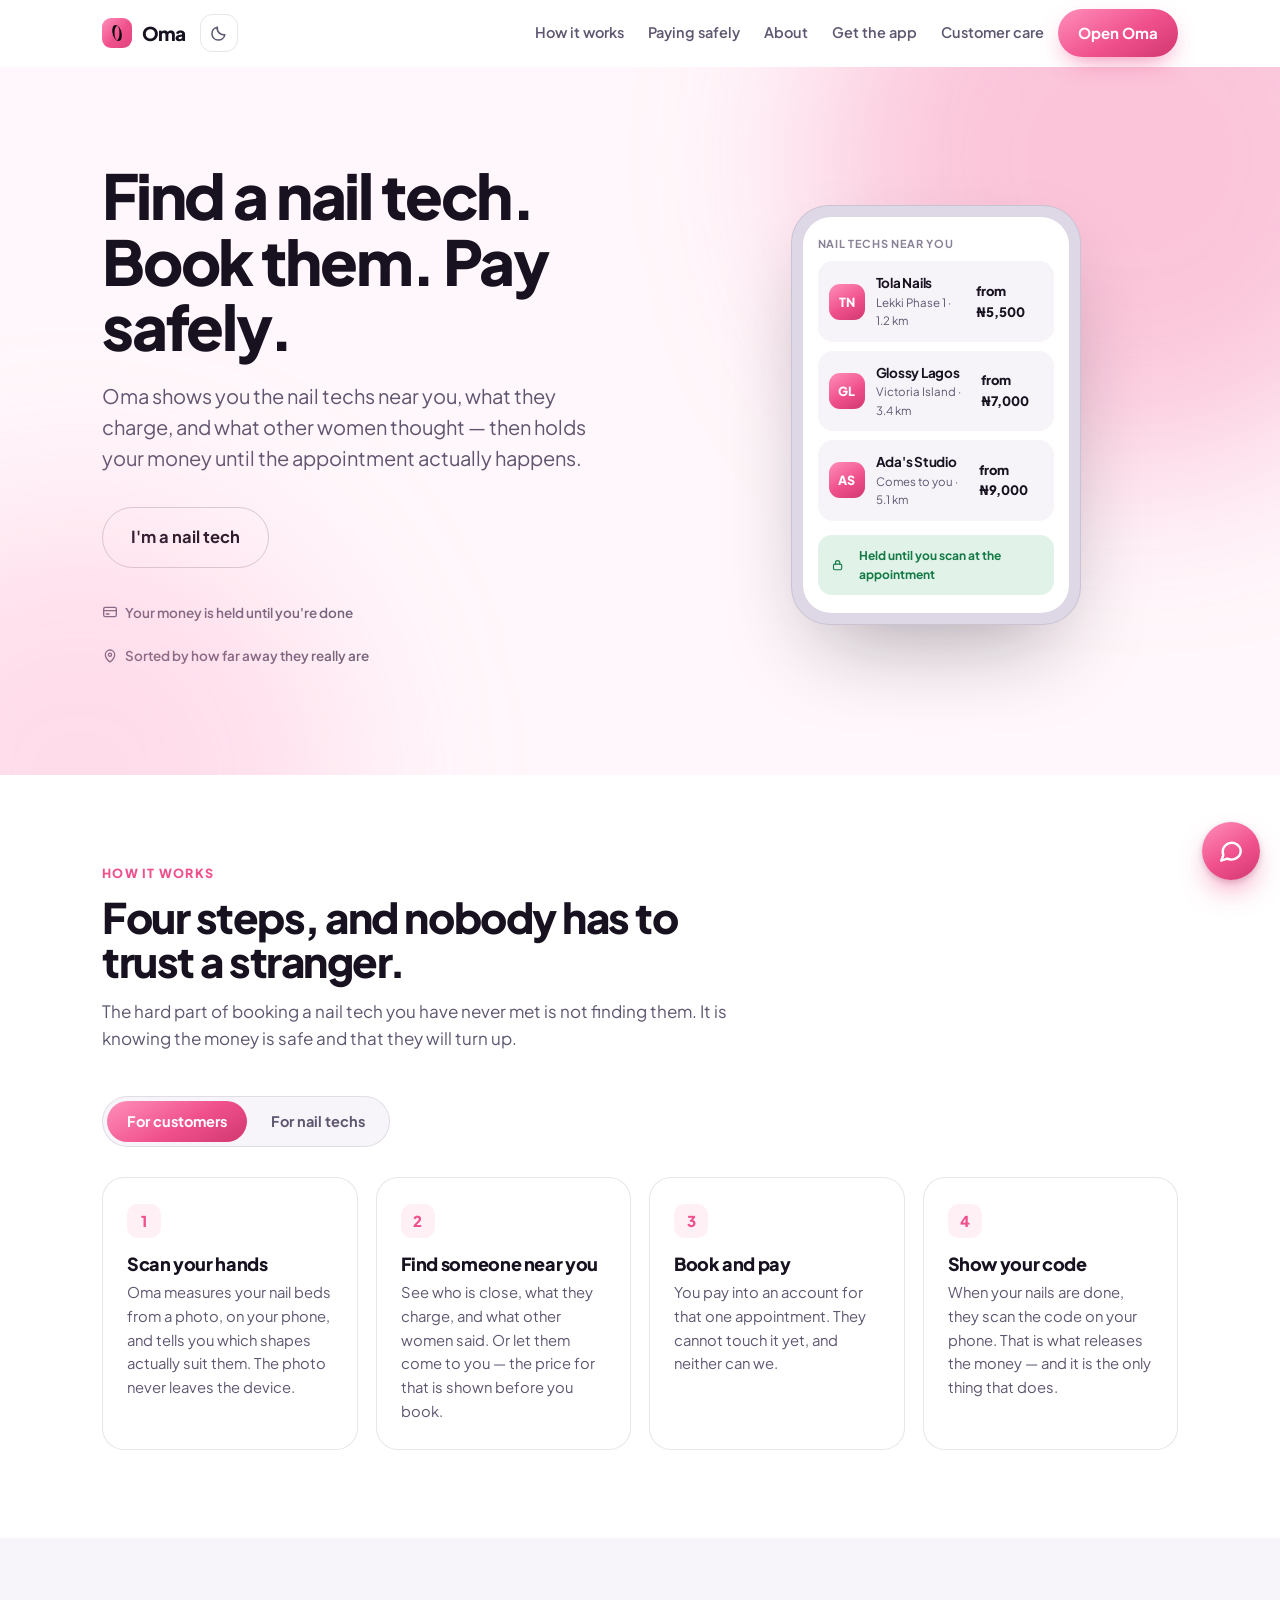
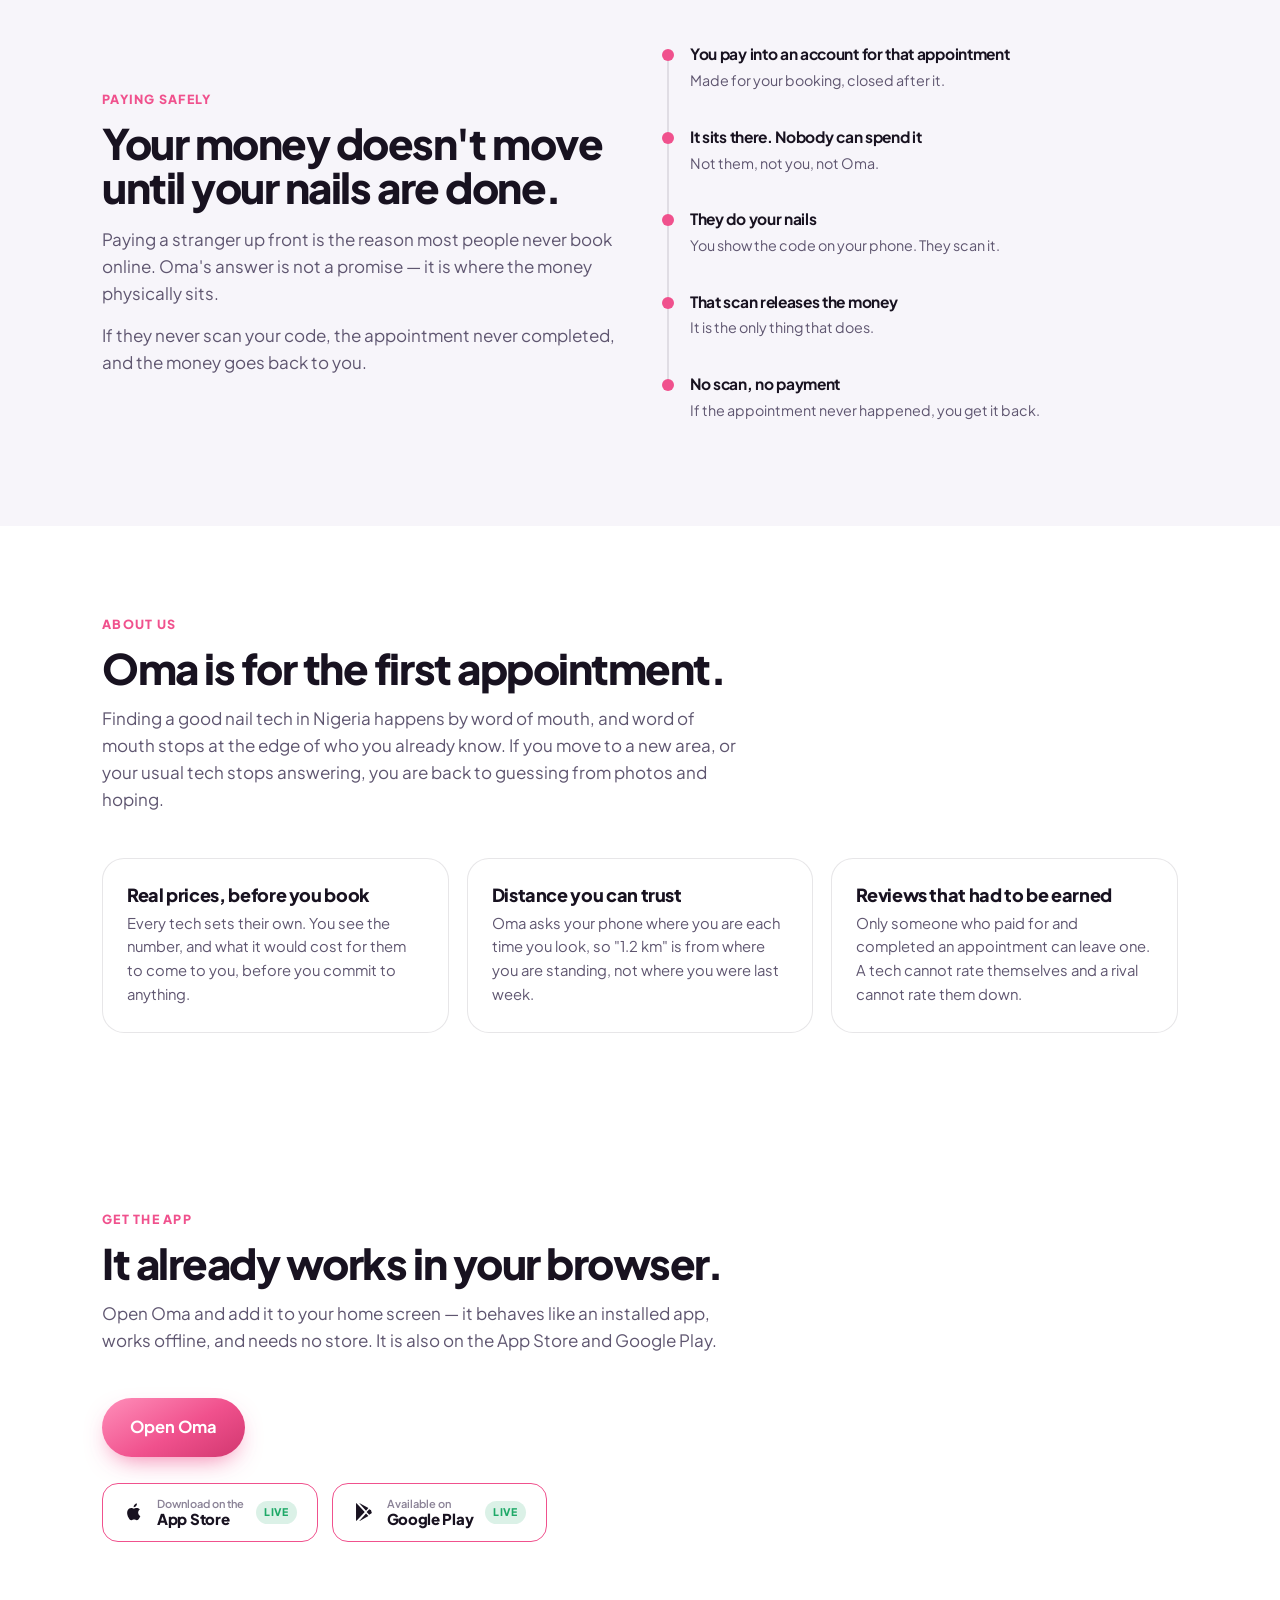
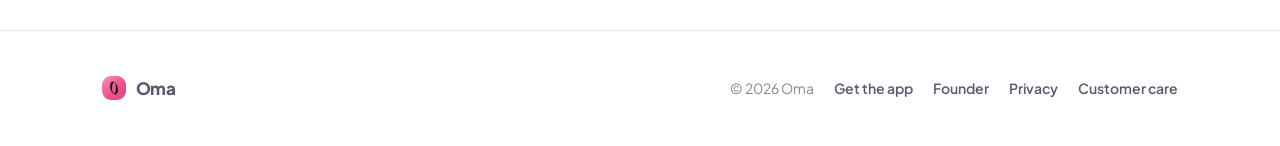
<file: index.html>
<!doctype html>
<!-- en-NG, not plain en. It is a small signal and it is free: it tells a
     crawler which country's results this page belongs in. -->
<html lang="en-NG">
<head>
<meta charset="utf-8">
<meta name="viewport" content="width=device-width,initial-scale=1,viewport-fit=cover">

<!-- ══ what a search engine and a shared link see ══════════════════════
     Kamsy, 8 Sep 2026: searching the old domain, omaa.com.ng, showed a
     Nigerian energy company instead. Two causes, both since fixed. There was
     NOTHING at the root to index — the app lives at /app.html, and a crawler
     that finds no page at / has no title, no description and nothing to show.
     And the name itself was the problem: "omaa" belonged to somebody else's
     search results before Oma existed.

     10 Sep 2026: moved to omanails.com, which says what the business is in
     the name. omaa.com.ng is kept and forwarded here — anyone who added Oma
     to their home screen is pinned to that origin, with their data in that
     origin's storage, and letting it lapse would kill their app.

     Everything in this block exists to fix that half. The other half is
     manual and only Kamsy can do it: add the site to Google Search Console
     and submit /sitemap.xml. Nothing here makes that happen on its own.

     THE DOMAIN IS WRITTEN ONCE, in the canonical and og:url below and in
     sitemap.xml. If it ever changes, those are the only places to edit. -->
<!-- The word "nails" is in the title on purpose. "Oma" alone competes with
     omaa.com, a real energy company with years of history, and that fight is
     not winnable. "Oma nails" and "nail tech near me Nigeria" are. -->
<title>Oma Nails — find a nail tech near you in Nigeria</title>
<meta name="description" content="Oma helps women in Nigeria find a nail tech nearby — Lagos, Abuja, anywhere they have signed up — see their prices before booking, and pay into escrow, so the money only reaches them when the appointment actually happens.">
<link rel="canonical" href="https://omanails.com/">
<meta name="theme-color" content="#f0518d">
<meta name="robots" content="index,follow,max-image-preview:large">

<!-- GOOGLE SEARCH CONSOLE goes on the line below.
     search.google.com/search-console → Add property → URL prefix →
     https://omanails.com → verify with the HTML TAG method. Google gives you
     one <meta name="google-site-verification" ...> line: delete this comment,
     paste that line in its place, commit, then press Verify.
     Nothing else on this page needs to change for it. -->

<meta property="og:type" content="website">
<meta property="og:site_name" content="Oma">
<meta property="og:url" content="https://omanails.com/">
<meta property="og:title" content="Oma Nails — find a nail tech near you in Nigeria">
<meta property="og:description" content="Find a nail tech nearby, see their prices before booking, and pay into escrow. The money only reaches them when the appointment actually happens.">
<meta property="og:image" content="https://omanails.com/icons/icon-512.png">
<meta property="og:image:alt" content="Oma — book a nail tech in Nigeria">
<meta property="og:locale" content="en_NG">
<meta name="twitter:card" content="summary_large_image">
<meta name="twitter:title" content="Oma Nails — find a nail tech near you in Nigeria">
<meta name="twitter:description" content="Find a nail tech nearby, see their prices before booking, and pay into escrow.">

<!-- ── the favicon, and why there are four lines of it ──────────────────
     Google was showing a grey globe beside this result instead of the mark.
     It fetches a site's favicon on its own schedule, separately from the
     page, and falls back to the globe whenever it cannot get one it is happy
     with. Its stated rules: square, a multiple of 48px, at a stable URL that
     robots.txt allows — and it takes the icon from the site ROOT and uses it
     for every result on the host, so this page is the one that decides it.

     One <link> was doing all of that work. Now:
       /favicon.ico    the file every crawler and every old browser asks for
                       by default, whether or not a page links to it. If the
                       linked PNG is ever missing or moved, this still answers.
       48, 96, 192     the sized PNGs Google's own documentation asks for —
                       square, every one a multiple of 48 — with explicit
                       sizes= so nothing has to guess by downloading. 48 and 96
                       sit at the ROOT beside favicon.ico rather than in
                       /icons/, because everything in the upload folder lands
                       at the root and a path that depends on remembering to
                       drop two files into a subfolder is a path that breaks.
       apple-touch     the home-screen icon on iOS, unchanged.
     A few hundred bytes for three more fallbacks is not a trade worth
     thinking about.

     IF THE GLOBE PERSISTS: open https://omanails.com/favicon.ico directly.
     A 404 means the file is not deployed and no markup will fix it. If it
     loads, the remaining answer is time — Google refreshes favicons on a
     cycle of days to weeks, and Search Console → URL Inspection → Request
     Indexing on the homepage is what nudges it. -->
<link rel="icon" href="/favicon.ico" sizes="48x48">
<link rel="icon" type="image/png" sizes="48x48" href="/icon-48.png">
<link rel="icon" type="image/png" sizes="96x96" href="/icon-96.png">
<link rel="icon" type="image/png" sizes="192x192" href="/icons/icon-192.png">
<link rel="apple-touch-icon" sizes="180x180" href="/icons/icon-180.png">

<!-- Kamsy, 19 Sep 2026: the pink-on-black mark, for a browser in dark mode.
     media= is a browser hint, not something Google's crawler is known to
     honour reliably — worth watching Search Console after this ships in
     case it ever confuses which icon gets indexed, for the same reason the
     block above exists. Nothing here replaces those tags; it only adds a
     preference on top for the browsers that support it. -->
<link rel="icon" type="image/png" sizes="48x48" href="/icon-48-dark.png" media="(prefers-color-scheme: dark)">
<link rel="icon" type="image/png" sizes="96x96" href="/icon-96-dark.png" media="(prefers-color-scheme: dark)">
<link rel="preload" href="/fonts/plus-jakarta-sans-latin-wght-normal.woff2" as="font" type="font/woff2" crossorigin>
<link rel="stylesheet" href="/fonts/plus-jakarta-sans.css">

<!-- Structured data. It is what lets Google show a name and a logo rather
     than a bare URL, and it is the cheapest thing on this page. -->
<script type="application/ld+json">
{
  "@context": "https://schema.org",
  "@type": "WebSite",
  "name": "Oma",
  "alternateName": ["Oma Nails", "Oma nail tech"],
  "url": "https://omanails.com/",
  "inLanguage": "en-NG",
  "description": "Find a nail tech near you in Nigeria, book, and pay safely into escrow.",
  "publisher": {
    "@type": "Organization",
    "name": "Oma",
    "alternateName": "Oma Nails",
    "url": "https://omanails.com/",
    "logo": "https://omanails.com/icons/icon-512.png",
    "founder": { "@type": "Person", "name": "Oduagu Samben-Nwosu", "url": "https://omanails.com/founder" },
    "areaServed": { "@type": "Country", "name": "Nigeria" }
  }
}
</script>

<style>
/* ══ tokens ═══════════════════════════════════════════════════════════
   The same palette as the app, so the site and the thing it is advertising
   are recognisably one product. Light first on bare :root, then overridden
   twice — once for the system's dark mode, once for an explicit toggle — so
   no colour has its only definition inside a media query. That was a real
   bug in the app once and it is not worth repeating here. */
:root{
  --bg:#ffffff; --bg2:#f7f5fa; --card:#ffffff; --ink:#181220; --sub:#5f5670;
  --faint:#8a8296; --line:rgba(24,18,32,.10);
  --pink:#f0518d; --pink2:#ff8ab8; --pinkd:#c22a66;
  --tint:#fff0f6; --onpink:#ffffff;
  --shadow:0 24px 60px -20px rgba(24,18,32,.20),0 6px 16px -6px rgba(24,18,32,.10);
  --grad:linear-gradient(150deg,#ff8fba,#f0518d 55%,#d1376f);

  /* The hero used to be one dark colour in BOTH themes, so switching the
     site to light left a white bar sitting on top of a black slab — the
     first thing on the page contradicted the setting. Every colour the
     hero and the drawn phone use is a token now, and every one of them
     flips. Kamsy, 9 Sep 2026: "make a light mode for this part". */
  --hero:#fff7fb;
  --hero-ink:#181220; --hero-sub:#5f5670; --hero-faint:#6b6278;
  --hero-glow1:rgba(240,81,141,.30); --hero-glow2:rgba(255,143,186,.26);
  --hero-chip:rgba(240,81,141,.10); --hero-chip-line:rgba(240,81,141,.24);
  --hero-chip-b:#c22a66;
  --hero-ghost-line:rgba(24,18,32,.18);
  --onhero-bg:#181220; --onhero-ink:#ffffff;
  --onhero-shadow:0 14px 34px -14px rgba(24,18,32,.55);
  /* the drawn phone: chrome, then the screen inside it */
  --dev:#ded8e6; --dev-line:rgba(24,18,32,.10);
  --dev-shadow:0 40px 90px -30px rgba(24,18,32,.38);
  --scr:#ffffff; --scr-ink:#181220; --scr-k:#8a8296;
  --scr-row:#f6f3f9; --scr-sub:#5f5670;
  --scr-pill-bg:rgba(27,158,90,.13); --scr-pill-ink:#137a45;
}
@media (prefers-color-scheme:dark){
  :root:not([data-theme="light"]){
    --bg:#0a080d; --bg2:#110d16; --card:#17131e; --ink:#f7f4f9; --sub:#a79db3;
    --faint:#7b7186; --line:rgba(255,255,255,.10);
    --pink:#ff5f96; --pink2:#ff92bb; --pinkd:#ffa9c8;
    --tint:#2a1622; --onpink:#1a0f16;
    --shadow:0 24px 60px -20px rgba(0,0,0,.72),0 6px 16px -6px rgba(0,0,0,.5);
    --hero:#0d0a12;
    --hero-ink:#ffffff; --hero-sub:rgba(255,255,255,.72);
    --hero-faint:rgba(255,255,255,.62);
    --hero-glow1:rgba(240,81,141,.55); --hero-glow2:rgba(255,143,186,.30);
    --hero-chip:rgba(255,255,255,.10); --hero-chip-line:rgba(255,255,255,.16);
    --hero-chip-b:#ffb3d0;
    --hero-ghost-line:rgba(255,255,255,.28);
    --onhero-bg:#ffffff; --onhero-ink:#17131e;
    --onhero-shadow:0 14px 34px -14px rgba(0,0,0,.7);
    --dev:#241f2b; --dev-line:rgba(255,255,255,.10);
    --dev-shadow:0 40px 90px -30px rgba(0,0,0,.85);
    --scr:#17131e; --scr-ink:#ffffff; --scr-k:rgba(255,255,255,.45);
    --scr-row:rgba(255,255,255,.06); --scr-sub:rgba(255,255,255,.55);
    --scr-pill-bg:rgba(78,208,140,.16); --scr-pill-ink:#8ff0ba;
  }
}
:root[data-theme="dark"]{
  --bg:#0a080d; --bg2:#110d16; --card:#17131e; --ink:#f7f4f9; --sub:#a79db3;
  --faint:#7b7186; --line:rgba(255,255,255,.10);
  --pink:#ff5f96; --pink2:#ff92bb; --pinkd:#ffa9c8;
  --tint:#2a1622; --onpink:#1a0f16;
  --shadow:0 24px 60px -20px rgba(0,0,0,.72),0 6px 16px -6px rgba(0,0,0,.5);
  --hero:#0d0a12;
  --hero-ink:#ffffff; --hero-sub:rgba(255,255,255,.72);
  --hero-faint:rgba(255,255,255,.62);
  --hero-glow1:rgba(240,81,141,.55); --hero-glow2:rgba(255,143,186,.30);
  --hero-chip:rgba(255,255,255,.10); --hero-chip-line:rgba(255,255,255,.16);
  --hero-chip-b:#ffb3d0;
  --hero-ghost-line:rgba(255,255,255,.28);
  --onhero-bg:#ffffff; --onhero-ink:#17131e;
  --onhero-shadow:0 14px 34px -14px rgba(0,0,0,.7);
  --dev:#241f2b; --dev-line:rgba(255,255,255,.10);
  --dev-shadow:0 40px 90px -30px rgba(0,0,0,.85);
  --scr:#17131e; --scr-ink:#ffffff; --scr-k:rgba(255,255,255,.45);
  --scr-row:rgba(255,255,255,.06); --scr-sub:rgba(255,255,255,.55);
  --scr-pill-bg:rgba(78,208,140,.16); --scr-pill-ink:#8ff0ba;
}

*,*::before,*::after{box-sizing:border-box}
html{scroll-behavior:smooth;-webkit-text-size-adjust:100%}
body{
  margin:0;background:var(--bg);color:var(--ink);
  font-family:"Plus Jakarta Sans",system-ui,-apple-system,"Segoe UI",Roboto,sans-serif;
  font-size:16px;line-height:1.6;-webkit-font-smoothing:antialiased;
  overflow-x:hidden;
}
@media (prefers-reduced-motion:reduce){
  html{scroll-behavior:auto}
  *{animation:none!important;transition:none!important}
}
img,svg{max-width:100%;display:block}
/* The browser's own [hidden] rule is display:none at the lowest priority, and
   ANY display in a stylesheet beats it. The tab panels below are .grid, so
   hiding one did nothing at all — it stayed on screen under the other. This
   line is why the tabs work. */
[hidden]{display:none!important}
a{color:inherit;text-decoration:none}
.wrap{max-width:1120px;margin:0 auto;padding:0 22px}
h1,h2,h3{margin:0;letter-spacing:-.035em;line-height:1.06;font-weight:800}
p{margin:0}

/* ── the bar ─────────────────────────────────────────── */
.bar{position:sticky;top:0;z-index:50;backdrop-filter:blur(14px);
  background:color-mix(in srgb,var(--bg) 82%,transparent);
  border-bottom:1px solid transparent;transition:border-color .2s}
.bar.stuck{border-bottom-color:var(--line)}
.bar .wrap{display:flex;align-items:center;gap:14px;height:66px}
.mark{display:flex;align-items:center;gap:10px;font-weight:800;font-size:19px;
  letter-spacing:-.04em;flex:none}
.mark .lg{width:30px;height:30px;border-radius:9px;flex:none;display:block}
.mark .lg-dark{display:none}
@media (prefers-color-scheme:dark){
  :root:not([data-theme="light"]) .mark .lg-light{display:none}
  :root:not([data-theme="light"]) .mark .lg-dark{display:block}
}
:root[data-theme="dark"] .mark .lg-light{display:none}
:root[data-theme="dark"] .mark .lg-dark{display:block}
:root[data-theme="light"] .mark .lg-light{display:block}
:root[data-theme="light"] .mark .lg-dark{display:none}
.navlinks{display:flex;gap:24px;margin-left:auto;font-size:14.5px;font-weight:600;
  color:var(--sub)}
.navlinks a:hover{color:var(--ink)}
.btn{display:inline-flex;align-items:center;justify-content:center;gap:9px;
  padding:12px 20px;border-radius:99px;font-weight:700;font-size:15px;
  border:0;cursor:pointer;font-family:inherit;white-space:nowrap;
  background:var(--grad);color:#fff;box-shadow:0 10px 26px -10px rgba(240,81,141,.85);
  transition:transform .15s,box-shadow .15s}
.btn:hover{transform:translateY(-1px);box-shadow:0 16px 34px -12px rgba(240,81,141,.95)}
.btn.ghost{background:transparent;color:var(--ink);border:1.5px solid var(--line);
  box-shadow:none}
.btn.ghost:hover{border-color:var(--pink);color:var(--pink)}
.btn.big{padding:16px 28px;font-size:16.5px}
.btn.onhero{background:var(--onhero-bg);color:var(--onhero-ink);
  box-shadow:var(--onhero-shadow)}
.burger{display:none;margin-left:auto;background:none;border:0;color:inherit;
  cursor:pointer;padding:8px}
/* Light or dark, their choice. Sits immediately beside the wordmark, at the
   top left, where a thumb reaches it first — not beside the call to action
   and not buried at the bottom. Somebody on a phone set to dark who wants
   light wants it now, not after scrolling the whole page. */
.iconbtn{width:38px;height:38px;flex:none;display:grid;place-items:center;
  border-radius:12px;border:1.5px solid var(--line);background:transparent;
  color:var(--sub);cursor:pointer}
.iconbtn:hover{color:var(--pink);border-color:var(--pink)}
@media (max-width:820px){
  .navlinks{display:none}
  .navlinks.open{display:flex;position:absolute;top:66px;left:0;right:0;
    flex-direction:column;gap:0;background:var(--bg);border-bottom:1px solid var(--line);
    padding:6px 22px 14px}
  .navlinks.open a{padding:12px 0;border-bottom:1px solid var(--line)}
  .navlinks.open a:last-child{border-bottom:0}
  .burger{display:block;order:3;margin-left:auto}
  .bar .wrap{position:relative}
  .bar .btn{display:none}
  /* no margin-left:auto here — that is what used to fling it into the
     middle of the bar once the nav links and the CTA were hidden */
  .iconbtn{order:2}
  .navlinks.open{order:4}
}

/* ── hero ────────────────────────────────────────────── */
.hero{position:relative;background:var(--hero);color:var(--hero-ink);
  overflow:hidden;padding:96px 0 108px}
.hero::before,.hero::after{content:"";position:absolute;border-radius:50%;
  filter:blur(90px);pointer-events:none}
.hero::before{width:620px;height:620px;top:-220px;right:-160px;
  background:var(--hero-glow1)}
.hero::after{width:520px;height:520px;bottom:-260px;left:-180px;
  background:var(--hero-glow2)}
.hero .wrap{position:relative;display:grid;grid-template-columns:1.05fr .95fr;
  gap:56px;align-items:center}
.eyebrow{display:inline-flex;align-items:center;gap:8px;padding:7px 14px;
  border-radius:99px;background:var(--hero-chip);
  border:1px solid var(--hero-chip-line);
  font-size:12.5px;font-weight:700;letter-spacing:.02em;margin-bottom:22px}
.eyebrow b{color:var(--hero-chip-b)}
h1{font-size:clamp(36px,5.6vw,62px);text-wrap:balance}
.hero p.lede{color:var(--hero-sub);font-size:clamp(17px,2.1vw,20px);
  margin-top:20px;max-width:34ch;line-height:1.55}
.ctas{display:flex;gap:12px;flex-wrap:wrap;margin-top:34px}
/* the second hero button. It used to carry white text in a style attribute,
   which no theme can override — on a light hero it was white on near-white. */
.hero .btn.ghost{color:var(--hero-ink);border-color:var(--hero-ghost-line)}
.hero .btn.ghost:hover{color:var(--pink);border-color:var(--pink)}
.trust{display:flex;gap:22px;flex-wrap:wrap;margin-top:34px;
  color:var(--hero-faint);font-size:13.5px;font-weight:600}
.trust span{display:flex;align-items:center;gap:7px}

/* the phone. Drawn, not photographed — there is no screenshot of a real
   booking yet and a fake one on a marketing page is a small lie. */
.phone{width:min(290px,80vw);margin:0 auto;border-radius:38px;padding:11px;
  background:var(--dev);box-shadow:var(--dev-shadow);
  border:1px solid var(--dev-line)}
.screen{border-radius:28px;background:var(--scr);overflow:hidden;
  padding:18px 15px;color:var(--scr-ink)}
.screen .k{font-size:11px;font-weight:700;letter-spacing:.06em;
  text-transform:uppercase;color:var(--scr-k)}
.screen .row{display:flex;align-items:center;gap:11px;padding:11px;
  border-radius:15px;background:var(--scr-row);margin-top:9px}
/* the initials sit on the pink gradient in both themes, so this one colour
   is fixed rather than inherited from the screen */
.screen .av{width:36px;height:36px;border-radius:11px;background:var(--grad);
  flex:none;display:grid;place-items:center;font-size:12.5px;font-weight:800;
  color:#fff}
.screen .nm{font-size:13.5px;font-weight:700;letter-spacing:-.02em}
.screen .sub{font-size:11.5px;color:var(--scr-sub)}
.screen .amt{margin-left:auto;font-size:13px;font-weight:800}
.screen .pill{margin-top:14px;padding:11px 13px;border-radius:14px;
  background:var(--scr-pill-bg);color:var(--scr-pill-ink);font-size:12px;
  font-weight:700;display:flex;align-items:center;gap:8px}
@media (max-width:900px){
  .hero{padding:70px 0 78px}
  .hero .wrap{grid-template-columns:1fr;gap:44px}
  .hero p.lede{max-width:none}
  .phone{margin-top:6px}
}

/* ── sections ────────────────────────────────────────── */
section{padding:88px 0}
section.alt{background:var(--bg2)}
.head{max-width:640px;margin-bottom:44px}
.tag{font-size:12.5px;font-weight:800;letter-spacing:.10em;text-transform:uppercase;
  color:var(--pink);margin-bottom:12px}
h2{font-size:clamp(28px,4.2vw,42px)}
.head p{color:var(--sub);margin-top:14px;font-size:17px}

.grid{display:grid;gap:18px}
.g4{grid-template-columns:repeat(4,1fr)}
.g3{grid-template-columns:repeat(3,1fr)}
.g2{grid-template-columns:repeat(2,1fr)}
@media (max-width:900px){.g4{grid-template-columns:repeat(2,1fr)}
  .g3,.g2{grid-template-columns:1fr}}
@media (max-width:560px){.g4{grid-template-columns:1fr}}

.card{background:var(--card);border:1px solid var(--line);border-radius:22px;
  padding:26px 24px}
.card .n{width:34px;height:34px;border-radius:11px;background:var(--tint);
  color:var(--pink);display:grid;place-items:center;font-weight:800;font-size:15px;
  margin-bottom:16px}
.card h3{font-size:18px;margin-bottom:8px;letter-spacing:-.02em}
.card p{color:var(--sub);font-size:14.8px}

.tabs{display:inline-flex;gap:4px;padding:4px;border-radius:99px;
  background:var(--bg2);border:1px solid var(--line);margin-bottom:30px}
section.alt .tabs{background:var(--bg)}
.tabs button{padding:9px 20px;border-radius:99px;border:0;background:none;
  font:inherit;font-size:14.5px;font-weight:700;color:var(--sub);cursor:pointer}
.tabs button[aria-selected="true"]{background:var(--grad);color:#fff}

/* the escrow explainer — the one thing that makes Oma worth using */
.safe{display:grid;grid-template-columns:1fr 1fr;gap:44px;align-items:center}
@media (max-width:900px){.safe{grid-template-columns:1fr;gap:30px}}
.flow{display:flex;flex-direction:column;gap:0}
.step{display:flex;gap:16px;padding:16px 0;position:relative}
.step .dot{width:12px;height:12px;border-radius:50%;background:var(--pink);
  flex:none;margin-top:7px;position:relative;z-index:1}
/* The line runs from this step's dot to the next step's dot, whatever the text
   height, so the dots join like links in a chain. 29px = 16px padding + 7px
   margin + half the 12px dot. */
.step::before{content:"";position:absolute;left:5px;top:29px;bottom:-29px;width:2px;
  background:var(--line)}
.step:last-child::before{display:none}
.step b{display:block;font-size:15.5px;letter-spacing:-.02em}
.step span{color:var(--sub);font-size:14.3px}

/* ── the app badges ──────────────────────────────────── */
.badges{display:flex;gap:14px;flex-wrap:wrap;margin-top:26px}
.badge{display:flex;align-items:center;gap:12px;padding:13px 20px;border-radius:16px;
  border:1.5px solid var(--line);background:var(--card);min-width:190px;
  opacity:.62;cursor:default}
.badge .bs{font-size:11px;color:var(--faint);font-weight:600;line-height:1.2}
.badge .bb{font-size:15px;font-weight:800;letter-spacing:-.02em;line-height:1.2}
.soon{font-size:10.5px;font-weight:800;letter-spacing:.06em;text-transform:uppercase;
  color:var(--pink);background:var(--tint);padding:3px 8px;border-radius:99px;
  margin-left:auto}
.badge.live{opacity:1;cursor:pointer;border-color:var(--pink);
  transition:transform .15s,box-shadow .15s}
.badge.live:hover{transform:translateY(-1px);
  box-shadow:0 14px 30px -14px rgba(240,81,141,.7)}
.soon.on{color:#1fa968;background:rgba(31,169,104,.16)}

/* ── contact ─────────────────────────────────────────── */
form{display:grid;gap:14px;max-width:560px}
label{display:block;font-size:13px;font-weight:700;color:var(--sub);
  margin-bottom:6px}
input,textarea{width:100%;padding:14px 16px;border-radius:14px;
  border:1.5px solid var(--line);background:var(--card);color:var(--ink);
  font:inherit;font-size:15.5px}
input:focus,textarea:focus{outline:2px solid var(--pink);outline-offset:1px;
  border-color:transparent}
textarea{min-height:130px;resize:vertical}
.hp{position:absolute;left:-9999px;width:1px;height:1px;overflow:hidden}
.note{padding:14px 16px;border-radius:14px;font-size:14.5px;font-weight:600}
.note.ok{background:rgba(27,158,90,.12);color:#1b9e5a}
.note.bad{background:rgba(184,121,27,.14);color:#b8791b}
@media (prefers-color-scheme:dark){
  :root:not([data-theme="light"]) .note.ok{color:#4ed08c}
  :root:not([data-theme="light"]) .note.bad{color:#e0a944}
}

footer{border-top:1px solid var(--line);padding:44px 0;color:var(--faint);
  font-size:14px}
footer .wrap{display:flex;gap:20px;flex-wrap:wrap;align-items:center}
footer a{color:var(--sub);font-weight:600}
footer a:hover{color:var(--pink)}
.skip{position:absolute;left:-9999px}
.skip:focus{left:12px;top:12px;z-index:99;background:var(--card);color:var(--ink);
  padding:10px 16px;border-radius:12px;border:1px solid var(--line)}
</style>
<link rel="stylesheet" href="/care.css">
</head>
<body>
<a class="skip" href="#main">Skip to content</a>

<header class="bar" id="bar">
  <div class="wrap">
    <a class="mark" href="/" aria-label="Oma, home">
      <img class="lg lg-light" src="/icon-96.png" width="30" height="30" alt="">
      <img class="lg lg-dark" src="/icon-96-dark.png?v=2" width="30" height="30" alt="">
      Oma
    </a>
    <button class="iconbtn" id="theme" type="button"></button>
    <button class="burger" id="burger" aria-label="Menu" aria-expanded="false">
      <svg width="24" height="24" viewBox="0 0 24 24" fill="none" stroke="currentColor" stroke-width="2" stroke-linecap="round"><path d="M4 7h16M4 12h16M4 17h16"/></svg>
    </button>
    <nav class="navlinks" id="nav">
      <a href="#how">How it works</a>
      <a href="#safe">Paying safely</a>
      <a href="#about">About</a>
      <a href="#get">Get the app</a>
      <a href="#contact">Customer care</a>
    </nav>
    <a class="btn" href="#get">Open Oma</a>
  </div>
</header>

<main id="main">

<!-- ══ hero ═══════════════════════════════════════════════════════════ -->
<section class="hero">
  <div class="wrap">
    <div>
      <h1>Find a nail&nbsp;tech.<br>Book them. Pay safely.</h1>
      <p class="lede">Oma shows you the nail techs near you, what they charge, and
        what other women thought — then holds your money until the appointment
        actually happens.</p>
      <div class="ctas">
        <a class="btn big ghost" href="/techs.html">I'm a nail tech</a>
      </div>
      <div class="trust">
        <span><svg width="16" height="16" viewBox="0 0 24 24" fill="none" stroke="currentColor" stroke-width="2" stroke-linecap="round" stroke-linejoin="round" aria-hidden="true" style="vertical-align:-3px"><rect x="2.5" y="5" width="19" height="14" rx="2.5"/><path d="M2.5 10h19M6.5 15h4"/></svg> Your money is held until you're done</span>
        <span><svg width="16" height="16" viewBox="0 0 24 24" fill="none" stroke="currentColor" stroke-width="2" stroke-linecap="round" stroke-linejoin="round" aria-hidden="true" style="vertical-align:-3px"><path d="M12 21s7-5.6 7-11a7 7 0 1 0-14 0c0 5.4 7 11 7 11Z"/><circle cx="12" cy="10" r="2.4"/></svg> Sorted by how far away they really are</span>
      </div>
    </div>

    <!-- Drawn, not a screenshot. There is no photograph of a real booking yet
         and a mocked-up one presented as real is a small lie to open with. -->
    <div class="phone" aria-hidden="true">
      <div class="screen">
        <div class="k">Nail techs near you</div>
        <div class="row"><div class="av">TN</div>
          <div><div class="nm">Tola Nails</div><div class="sub">Lekki Phase 1 · 1.2 km</div></div>
          <div class="amt">from ₦5,500</div></div>
        <div class="row"><div class="av">GL</div>
          <div><div class="nm">Glossy Lagos</div><div class="sub">Victoria Island · 3.4 km</div></div>
          <div class="amt">from ₦7,000</div></div>
        <div class="row"><div class="av">AS</div>
          <div><div class="nm">Ada's Studio</div><div class="sub">Comes to you · 5.1 km</div></div>
          <div class="amt">from ₦9,000</div></div>
        <div class="pill"><svg width="16" height="16" viewBox="0 0 24 24" fill="none" stroke="currentColor" stroke-width="2" stroke-linecap="round" stroke-linejoin="round" aria-hidden="true" style="vertical-align:-3px;margin-right:7px"><rect x="4.5" y="10.5" width="15" height="10" rx="2.5"/><path d="M8 10.5V8a4 4 0 0 1 8 0v2.5"/></svg>Held until you scan at the appointment</div>
      </div>
    </div>
  </div>
</section>

<!-- ══ how it works ═══════════════════════════════════════════════════ -->
<section id="how">
  <div class="wrap">
    <div class="head">
      <div class="tag">How it works</div>
      <h2>Four steps, and nobody has to trust a stranger.</h2>
      <p>The hard part of booking a nail tech you have never met is not finding
        them. It is knowing the money is safe and that they will turn up.</p>
    </div>

    <div class="tabs" role="tablist" aria-label="Who are you">
      <button role="tab" id="tab-cust" aria-controls="panel-cust" aria-selected="true">For customers</button>
      <button role="tab" id="tab-tech" aria-controls="panel-tech" aria-selected="false">For nail techs</button>
    </div>

    <div class="grid g4" id="panel-cust" role="tabpanel" aria-labelledby="tab-cust">
      <div class="card"><div class="n">1</div>
        <h3>Scan your hands</h3>
        <p>Oma measures your nail beds from a photo, on your phone, and tells you
          which shapes actually suit them. The photo never leaves the device.</p></div>
      <div class="card"><div class="n">2</div>
        <h3>Find someone near you</h3>
        <p>See who is close, what they charge, and what other women said. Or let
          them come to you — the price for that is shown before you book.</p></div>
      <div class="card"><div class="n">3</div>
        <h3>Book and pay</h3>
        <p>You pay into an account for that one appointment. They cannot touch it
          yet, and neither can we.</p></div>
      <div class="card"><div class="n">4</div>
        <h3>Show your code</h3>
        <p>When your nails are done, they scan the code on your phone. That is
          what releases the money — and it is the only thing that does.</p></div>
    </div>

    <div class="grid g4" id="panel-tech" role="tabpanel" aria-labelledby="tab-tech" hidden>
      <div class="card"><div class="n">1</div>
        <h3>List yourself</h3>
        <p>Your name, your area, your own prices and how long each service takes.
          Shop or no shop — if you travel, Oma shows where you are while you work.</p></div>
      <div class="card"><div class="n">2</div>
        <h3>Verify your ID to travel</h3>
        <p>Listing needs no ID. If you go to clients' homes, one check first, and
          you get the pink NIN verified badge. Your ID number is never stored —
          only the fact that it passed.</p></div>
      <div class="card"><div class="n">3</div>
        <h3>Take bookings</h3>
        <p>Requests arrive in the app with the services, the time, and whether
          they are coming to you or you to them.</p></div>
      <div class="card"><div class="n">4</div>
        <h3>Scan, and get paid</h3>
        <p>Scan their code when you finish. The money moves to your balance, with
          every deduction set out line by line.</p></div>
    </div>
  </div>
</section>

<!-- ══ escrow ═════════════════════════════════════════════════════════ -->
<section class="alt" id="safe">
  <div class="wrap safe">
    <div>
      <div class="tag">Paying safely</div>
      <h2>Your money doesn't move until your nails are done.</h2>
      <p style="color:var(--sub);margin-top:16px;font-size:17px">
        Paying a stranger up front is the reason most people never book online.
        Oma's answer is not a promise — it is where the money physically sits.</p>
      <p style="color:var(--sub);margin-top:14px;font-size:17px">
        If they never scan your code, the appointment never completed, and the
        money goes back to you.</p>
    </div>
    <div class="flow">
      <div class="step"><div class="dot"></div>
        <div><b>You pay into an account for that appointment</b>
        <span>Made for your booking, closed after it.</span></div></div>
      <div class="step"><div class="dot"></div>
        <div><b>It sits there. Nobody can spend it</b>
        <span>Not them, not you, not Oma.</span></div></div>
      <div class="step"><div class="dot"></div>
        <div><b>They do your nails</b>
        <span>You show the code on your phone. They scan it.</span></div></div>
      <div class="step"><div class="dot"></div>
        <div><b>That scan releases the money</b>
        <span>It is the only thing that does.</span></div></div>
      <div class="step"><div class="dot"></div>
        <div><b>No scan, no payment</b>
        <span>If the appointment never happened, you get it back.</span></div></div>
    </div>
  </div>
</section>

<!-- ══ about ══════════════════════════════════════════════════════════ -->
<section id="about">
  <div class="wrap">
    <div class="head">
      <div class="tag">About us</div>
      <h2>Oma is for the first appointment.</h2>
      <p>Finding a good nail tech in Nigeria happens by word of mouth, and word
        of mouth stops at the edge of who you already know. If you move to a new
        area, or your usual tech stops answering, you are back to guessing from
        photos and hoping.</p>
    </div>
    <div class="grid g3">
      <div class="card">
        <h3>Real prices, before you book</h3>
        <p>Every tech sets their own. You see the number, and what it would cost
          for them to come to you, before you commit to anything.</p></div>
      <div class="card">
        <h3>Distance you can trust</h3>
        <p>Oma asks your phone where you are each time you look, so "1.2 km" is
          from where you are standing, not where you were last week.</p></div>
      <div class="card">
        <h3>Reviews that had to be earned</h3>
        <p>Only someone who paid for and completed an appointment can leave one.
          A tech cannot rate themselves and a rival cannot rate them down.</p></div>
    </div>
  </div>
</section>

<!-- ══ get the app ════════════════════════════════════════════════════ -->
<section id="get">
  <div class="wrap">
    <div class="head">
      <div class="tag">Get the app</div>
      <h2>It already works in your browser.</h2>
      <p>Open Oma and add it to your home screen — it behaves like an installed
        app, works offline, and needs no store. It is also on the App Store
        and Google Play.</p>
    </div>
    <a class="btn big" href="/app.html">Open Oma</a>
    <div class="badges">
      <a class="badge live" href="https://apps.apple.com/ng/app/oma-nail-booking/id6819399401" target="_blank" rel="noopener"><svg width="22" height="22" viewBox="0 0 24 24" fill="currentColor" aria-hidden="true"><path d="M16.5 12.7c0-2.2 1.8-3.3 1.9-3.3-1-1.5-2.6-1.7-3.2-1.7-1.4-.1-2.7.8-3.4.8-.7 0-1.8-.8-2.9-.8-1.5 0-2.9.9-3.6 2.2-1.6 2.7-.4 6.7 1.1 8.9.7 1.1 1.6 2.3 2.8 2.2 1.1 0 1.5-.7 2.9-.7s1.7.7 2.9.7c1.2 0 2-1.1 2.7-2.2.8-1.2 1.2-2.4 1.2-2.5 0 0-2.3-.9-2.4-3.6zM14.3 5.5c.6-.7 1-1.7.9-2.7-.9 0-2 .6-2.6 1.3-.6.6-1.1 1.7-.9 2.6 1 .1 2-.5 2.6-1.2z"/></svg>
        <div><div class="bs">Download on the</div><div class="bb">App Store</div></div>
        <span class="soon on">Live</span></a>
      <a class="badge live" href="https://play.google.com/store/apps/details?id=com.omanails.oma" target="_blank" rel="noopener"><svg width="22" height="22" viewBox="0 0 24 24" fill="currentColor" aria-hidden="true"><path d="M3.6 2.3c-.2.3-.3.6-.3 1v17.4c0 .4.1.8.3 1l9.2-9.7L3.6 2.3zm10.6 8.2l2.6-2.8-9-5.1c-.3-.2-.6-.2-.9-.2l7.3 8.1zm0 3l-7.3 8.2c.3 0 .6 0 .9-.2l9-5.2-2.6-2.8zm5.6-3.4l-2.1-1.2-2.8 3 2.8 3 2.1-1.2c.9-.5.9-2.1 0-2.6z"/></svg>
        <div><div class="bs">Available on</div><div class="bb">Google Play</div></div>
        <span class="soon on">Live</span></a>
    </div>
  </div>
</section>


</main>

<footer>
  <div class="wrap">
    <a class="mark" href="/" style="font-size:17px">
    <img class="lg lg-light" src="/icon-96.png" style="width:24px;height:24px" alt="">
    <img class="lg lg-dark" src="/icon-96-dark.png?v=2" style="width:24px;height:24px" alt="">
    Oma
  </a>
    <span style="margin-left:auto">© <span id="yr">2026</span> Oma</span>
    <a href="#get">Get the app</a>
    <a href="/founder">Founder</a>
    <a href="/privacy.html">Privacy</a>
    <a href="#contact">Customer care</a>
  </div>
</footer>

<script src="/oma-config.js"></script>

<script>
/* ── light or dark, their choice ────────────────────────────────────────
   The palette already followed the phone. What it did not have was a way to
   disagree with the phone — Kamsy, 9 Sep 2026: "add a light mode to the
   website", looking at it on a phone that was set to dark.

   Three states, not two, and that is the whole subtlety. No stored choice
   means FOLLOW THE PHONE, which is the default and is not the same as
   "light": the tokens are structured so the bare :root is light, a media
   query darkens it, and an explicit stamp beats both in either direction.
   Storing "light" the moment somebody lands would silently opt them out of
   their own phone's setting for ever. */
(function () {
  const KEY = "oma-theme";
  const root = document.documentElement;
  let saved = null;
  try { saved = localStorage.getItem(KEY); } catch (e) { /* private mode */ }
  if (saved === "light" || saved === "dark") root.setAttribute("data-theme", saved);

  const dark = () => root.getAttribute("data-theme") === "dark" ||
    (!root.hasAttribute("data-theme") &&
     matchMedia("(prefers-color-scheme: dark)").matches);

  const btn = document.getElementById("theme");
  function label() {
    const d = dark();
    btn.setAttribute("aria-label", d ? "Switch to light mode" : "Switch to dark mode");
    btn.setAttribute("title", btn.getAttribute("aria-label"));
    // One glyph, showing what a tap will GIVE you rather than where you are —
    // a sun when it is dark, a moon when it is light.
    btn.innerHTML = d
      ? '<svg width="19" height="19" viewBox="0 0 24 24" fill="none" stroke="currentColor" stroke-width="2" stroke-linecap="round"><circle cx="12" cy="12" r="4.2"/><path d="M12 2.2v2M12 19.8v2M2.2 12h2M19.8 12h2M5 5l1.4 1.4M17.6 17.6L19 19M19 5l-1.4 1.4M6.4 17.6L5 19"/></svg>'
      : '<svg width="19" height="19" viewBox="0 0 24 24" fill="none" stroke="currentColor" stroke-width="2" stroke-linecap="round" stroke-linejoin="round"><path d="M20 13.5A8.2 8.2 0 0 1 10.5 4a8.2 8.2 0 1 0 9.5 9.5Z"/></svg>';
  }
  btn.addEventListener("click", () => {
    const next = dark() ? "light" : "dark";
    root.setAttribute("data-theme", next);
    try { localStorage.setItem(KEY, next); } catch (e) { /* private mode */ }
    label();
  });
  // Follow the phone while they have not chosen, including if they change it
  // in Settings with this page still open.
  matchMedia("(prefers-color-scheme: dark)")
    .addEventListener("change", () => { if (!root.hasAttribute("data-theme")) label(); });
  label();
})();

/* ── the bar gets a line under it once you scroll ── */
const bar = document.getElementById("bar");
const onScroll = () => bar.classList.toggle("stuck", window.scrollY > 8);
addEventListener("scroll", onScroll, { passive: true });
onScroll();

/* ── the menu, on a phone ── */
const burger = document.getElementById("burger"), nav = document.getElementById("nav");
burger.addEventListener("click", () => {
  const open = nav.classList.toggle("open");
  burger.setAttribute("aria-expanded", open ? "true" : "false");
});
nav.addEventListener("click", (e) => {
  if (e.target.tagName === "A") {
    nav.classList.remove("open");
    burger.setAttribute("aria-expanded", "false");
  }
});

/* ── customers / nail techs ── */
const tabs = { "tab-cust": "panel-cust", "tab-tech": "panel-tech" };
Object.keys(tabs).forEach((id) => {
  document.getElementById(id).addEventListener("click", () => {
    Object.entries(tabs).forEach(([t, p]) => {
      const on = t === id;
      document.getElementById(t).setAttribute("aria-selected", on ? "true" : "false");
      document.getElementById(p).hidden = !on;
    });
  });
});

document.getElementById("yr").textContent = new Date().getFullYear();
</script>
<script src="/care.js" defer></script>
</body>
</html>
</file>
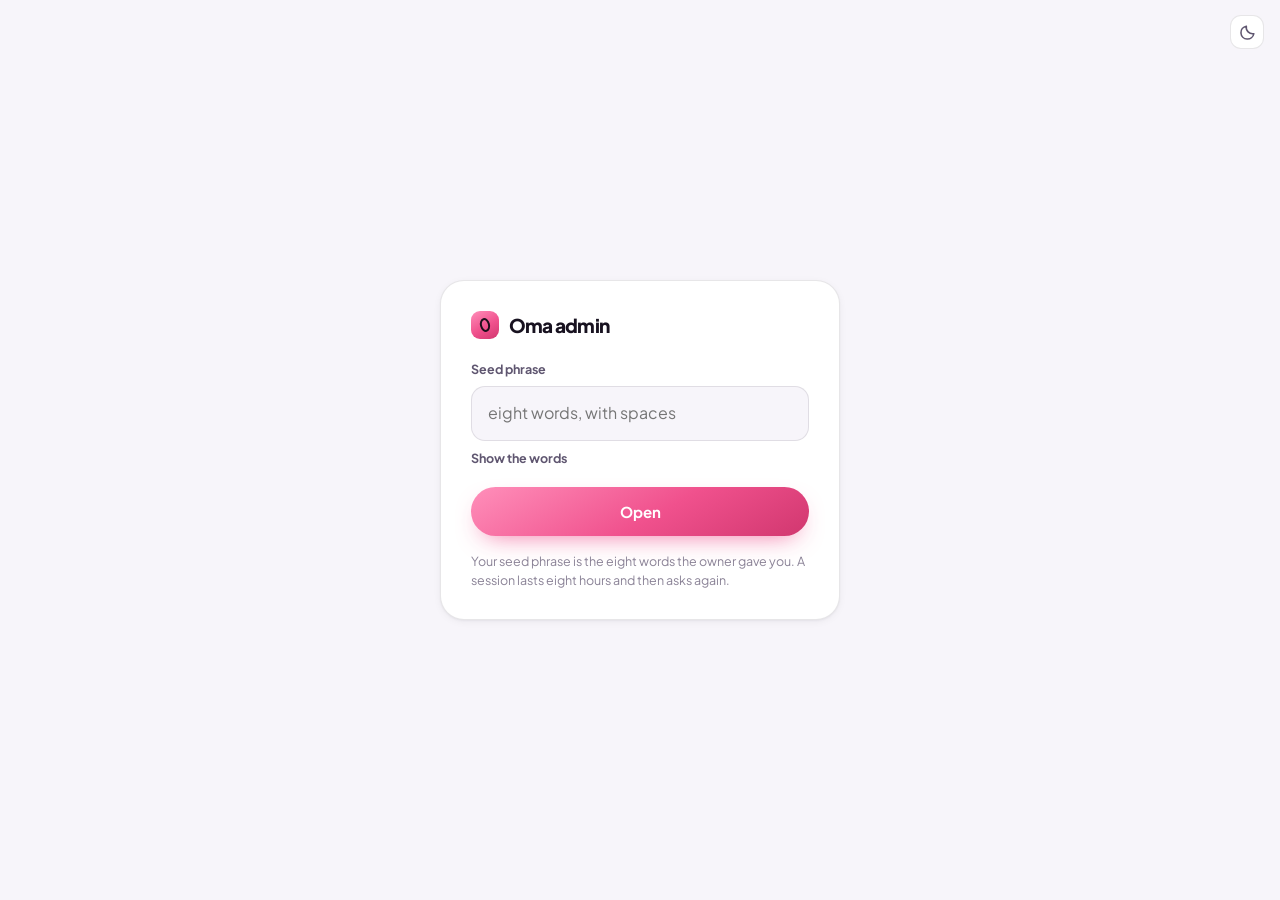
<file: admin.html>
<!doctype html>
<html lang="en">
<head>
<meta charset="utf-8">
<meta name="viewport" content="width=device-width,initial-scale=1,viewport-fit=cover">
<title>Oma — admin</title>
<meta name="robots" content="noindex,nofollow">
<script>
/* 15 Oct 2026: this page is for staff. The owner's browser is marked by master.html
   (it sets this flag when she signs in there). Such a browser is sent on to master
   ONLY when the page was opened the way the old admin page was: from the home-screen
   icon, or from an alert tap (those carry a #tab). Typing /admin.html in a normal
   browser tab shows this staff page. /admin.html?staff=1 never redirects. */
(function () {
  try {
    var app = window.navigator.standalone === true ||
      (window.matchMedia && window.matchMedia("(display-mode: standalone)").matches);
    if (localStorage.getItem("oma-master-device") === "1" &&
        !/[?&]staff\b/.test(location.search) && (location.hash || app)) {
      location.replace("/master.html" + location.hash);
    }
  } catch (e) { /* private mode: stay here */ }
})();
</script>

<meta name="theme-color" content="#f0518d">
<link rel="icon" type="image/png" href="/icons/icon-192.png">
<link rel="manifest" href="/admin.webmanifest">
<link rel="apple-touch-icon" href="/icons/icon-180.png">
<meta name="apple-mobile-web-app-capable" content="yes">
<meta name="mobile-web-app-capable" content="yes">
<meta name="apple-mobile-web-app-title" content="Oma Admin">
<meta name="apple-mobile-web-app-status-bar-style" content="default">
<link rel="preload" href="/fonts/plus-jakarta-sans-latin-wght-normal.woff2" as="font" type="font/woff2" crossorigin>
<link rel="stylesheet" href="/fonts/plus-jakarta-sans.css">
<style>
/* ══ tokens ═══════════════════════════════════════════════════════════
   Light first on bare :root, overridden twice. The dark steps are CHOSEN
   against the dark surface, not an automatic flip of the light ones — a
   flipped palette is how a chart ends up unreadable in one theme.        */
:root{
  --bg:#f7f5fa; --card:#ffffff; --ink:#181220; --sub:#5f5670; --faint:#8a8296;
  --line:rgba(24,18,32,.10); --fill:#f2eff7;
  --pink:#f0518d; --tint:#fff0f6; --onpink:#fff;
  --good:#1b9e5a; --goodbg:rgba(27,158,90,.12);
  --warn:#b8791b; --warnbg:rgba(184,121,27,.13);
  --bad:#c0392b;  --badbg:rgba(192,57,43,.12);
  --grid:rgba(24,18,32,.10);
  --shadow:0 2px 10px -2px rgba(24,18,32,.08),0 1px 2px rgba(24,18,32,.04);
}
@media (prefers-color-scheme:dark){
  :root:not([data-theme="light"]){
    --bg:#0a080d; --card:#17131e; --ink:#f7f4f9; --sub:#a79db3; --faint:#7b7186;
    --line:rgba(255,255,255,.10); --fill:#1e1927;
    --pink:#ff5f96; --tint:#2a1622; --onpink:#1a0f16;
    --good:#4ed08c; --goodbg:rgba(78,208,140,.14);
    --warn:#e0a944; --warnbg:rgba(224,169,68,.14);
    --bad:#ff7a6b;  --badbg:rgba(255,122,107,.14);
    --grid:rgba(255,255,255,.10);
    --shadow:0 2px 10px -2px rgba(0,0,0,.5);
  }
}
/* The same tokens again under an explicit stamp, so the switch below wins in
   BOTH directions. Without this block a toggle to dark on a light phone
   changes nothing, because there is nothing for it to match. */
:root[data-theme="dark"]{
  --bg:#0a080d; --card:#17131e; --ink:#f7f4f9; --sub:#a79db3; --faint:#7b7186;
  --line:rgba(255,255,255,.10); --fill:#1e1927;
  --pink:#ff5f96; --tint:#2a1622; --onpink:#1a0f16;
  --good:#4ed08c; --goodbg:rgba(78,208,140,.14);
  --warn:#e0a944; --warnbg:rgba(224,169,68,.14);
  --bad:#ff7a6b;  --badbg:rgba(255,122,107,.14);
  --grid:rgba(255,255,255,.10);
  --shadow:0 2px 10px -2px rgba(0,0,0,.5);
}

/* A person, once the globe has become a map. Fixed size on screen, because
   the thing under it is now streets and a marker that grows would cover
   them. The white ring is what keeps a red pin legible on a pale road.

   pointer-events:auto is not a nicety. globe.gl hangs its HTML layer off a
   container it sets to pointer-events:none — so the drag-to-spin gesture
   passes through to the canvas underneath instead of being eaten by an
   invisible sheet. Every pin inherits that, and a pin that inherits it
   cannot be tapped: the click lands on the globe behind it and the panel
   never opens. Turning it back on for the pin itself, and only the pin,
   gives the tap somewhere to land while leaving the rest of the layer
   transparent to the mouse. */
.pin{width:13px;height:13px;border-radius:50%;border:2px solid #fff;
  box-shadow:0 1px 4px rgba(0,0,0,.45);cursor:pointer;pointer-events:auto}

/* Globe full screen (Users tab). The card is what goes full screen, so the
   panel for a tapped dot and the map credit stay on screen with the globe. */
.globecard{position:relative}
.globefull{position:absolute;top:10px;right:10px;z-index:5;padding:7px 13px;border-radius:999px;
  background:var(--card);color:var(--ink);border:1px solid var(--line);
  font-weight:600;font-size:12.5px;box-shadow:var(--shadow)}
.globefull[hidden]{display:none}
.globecard:fullscreen{width:100%;height:100vh;height:100dvh;border-radius:0;border:0;display:flex;flex-direction:column}
.globecard:-webkit-full-screen{width:100%;height:100vh;border-radius:0;border:0;display:flex;flex-direction:column}
.globecard.full{position:fixed;inset:0;z-index:2000;height:100vh;height:100dvh;border-radius:0;border:0;
  display:flex;flex-direction:column}
.globecard:fullscreen #globe{height:auto!important;flex:1 1 0;min-height:0;overflow:hidden}
.globecard:-webkit-full-screen #globe{height:auto!important;flex:1 1 0;min-height:0;overflow:hidden}
.globecard.full #globe{height:auto!important;flex:1 1 0;min-height:0;overflow:hidden}
.globecard:fullscreen #globeWho,.globecard.full #globeWho{flex:none;max-height:40%;overflow:auto}
.globecard:fullscreen #globeCap,.globecard.full #globeCap{flex:none;max-height:26%;overflow:auto}
.globecard:fullscreen .globefull,.globecard.full .globefull{top:calc(12px + env(safe-area-inset-top,0px))}
html.globefull-on{overflow:hidden}

*,*::before,*::after{box-sizing:border-box}
body{margin:0;background:var(--bg);color:var(--ink);
  font-family:"Plus Jakarta Sans",system-ui,-apple-system,sans-serif;
  font-size:15px;line-height:1.55;-webkit-font-smoothing:antialiased}
h1,h2,h3{margin:0;letter-spacing:-.03em;line-height:1.15}
.wrap{max-width:1080px;margin:0 auto;padding:0 20px}
button{font:inherit;cursor:pointer;border:0}
.tnum{font-variant-numeric:tabular-nums}

/* ── the door ── */
#gate{min-height:100dvh;display:grid;place-items:center;padding:24px}
#gate .box{width:min(400px,100%);background:var(--card);border:1px solid var(--line);
  border-radius:24px;padding:30px;box-shadow:var(--shadow)}
.mark{display:flex;align-items:center;gap:10px;font-weight:800;font-size:19px;
  letter-spacing:-.04em}
.mark i{width:28px;height:28px;border-radius:9px;flex:none;position:relative;
  background:linear-gradient(150deg,#ff8fba,#f0518d 55%,#d1376f)}
.mark i::after{content:"";position:absolute;inset:7px 9px;border-radius:50%;
  border:2.5px solid rgba(11,9,16,.92);transform:rotate(-15deg)}
label{display:block;font-size:12.5px;font-weight:700;color:var(--sub);margin:20px 0 7px}
input{width:100%;padding:14px 16px;border-radius:14px;border:1.5px solid var(--line);
  background:var(--bg);color:var(--ink);font:inherit;font-size:16px}
input:focus{outline:2px solid var(--pink);outline-offset:1px;border-color:transparent}
.btn{display:inline-flex;align-items:center;justify-content:center;gap:8px;
  padding:13px 22px;border-radius:99px;font-weight:700;font-size:15px;
  background:linear-gradient(150deg,#ff8fba,#f0518d 55%,#d1376f);color:#fff;
  box-shadow:0 10px 26px -12px rgba(240,81,141,.9)}
.btn.wide{width:100%;margin-top:18px}
.btn.sm{padding:9px 16px;font-size:13.5px;box-shadow:none}
.btn.plain{background:var(--fill);color:var(--ink);box-shadow:none}
.btn[disabled]{opacity:.55;cursor:default}
.msg{margin-top:14px;padding:12px 14px;border-radius:12px;font-size:14px;
  font-weight:600}
.msg.bad{background:var(--badbg);color:var(--bad)}
.msg.warn{background:var(--warnbg);color:var(--warn)}
.hint{color:var(--faint);font-size:12.5px;margin-top:16px;line-height:1.5}
.iconbtn{width:34px;height:34px;flex:none;display:grid;place-items:center;
  border-radius:11px;border:1.5px solid var(--line);background:var(--card);
  color:var(--sub);cursor:pointer}
.iconbtn.float{position:fixed;top:15px;right:16px;z-index:40}
.iconbtn:hover{color:var(--pink);border-color:var(--pink)}

/* ── the dashboard ── */
#app{display:none}
.top{position:sticky;top:0;z-index:20;background:var(--bg);
  border-bottom:1px solid var(--line)}
.top .wrap{display:flex;align-items:center;gap:10px 14px;min-height:64px;padding-top:10px;padding-bottom:10px;flex-wrap:wrap}
.top .who{margin-left:auto;color:var(--faint);font-size:12.5px}
section{padding:26px 0}
.lbl{font-size:11.5px;font-weight:800;letter-spacing:.09em;text-transform:uppercase;
  color:var(--faint);margin:0 0 12px}
.grid{display:grid;gap:14px}
.g4{grid-template-columns:repeat(4,1fr)}
.g3{grid-template-columns:repeat(3,1fr)}
.g2{grid-template-columns:repeat(2,1fr)}
@media (max-width:860px){.g4{grid-template-columns:repeat(2,1fr)}
  .g3,.g2{grid-template-columns:1fr}}
@media (max-width:480px){.g4{grid-template-columns:1fr}}
.card{background:var(--card);border:1px solid var(--line);border-radius:18px;
  padding:18px;box-shadow:var(--shadow)}
/* A stat tile. No plot in it, so no hover — the number IS the whole chart. */
.tile .k{font-size:12.5px;color:var(--sub);font-weight:600}
.tile .v{font-size:30px;font-weight:800;letter-spacing:-.04em;margin-top:2px}
.tile .s{font-size:12.5px;color:var(--faint);margin-top:1px}
.kv{display:flex;justify-content:space-between;gap:12px;padding:6px 0;font-size:14.2px}
.kv .k{color:var(--sub)}
.kv .v{font-weight:700}
.kv + .kv{border-top:1px solid var(--line)}

/* trouble */
.tr{display:flex;align-items:center;gap:11px;padding:12px 14px;border-radius:14px;
  font-size:14.2px;font-weight:600}
.tr.bad{background:var(--badbg);color:var(--bad)}
.tr.warn{background:var(--warnbg);color:var(--warn)}
.tr.ok{background:var(--goodbg);color:var(--good)}
.tr b{margin-left:auto;font-variant-numeric:tabular-nums;font-size:16px}

/* ── charts ──────────────────────────────────────────────────────────
   Two charts, never one with two y-axes. Bookings are a count and money is
   kobo; putting them on a shared axis makes a relationship out of a unit
   mismatch, which is the most common way a dashboard lies.
   One series each, so the title names it and no legend is needed. */
.chart{position:relative}
.chart h3{font-size:15px;margin-bottom:2px}
.chart .cs{font-size:12.5px;color:var(--faint);margin-bottom:14px}
.chart svg{width:100%;height:150px;display:block;overflow:visible}
.bar{fill:var(--pink)}
.bar.z{fill:var(--grid)}          /* a day with nothing in it, still drawn */
.ln{fill:none;stroke:var(--pink);stroke-width:2.25;stroke-linejoin:round;stroke-linecap:round;vector-effect:non-scaling-stroke}
.ar{fill:var(--pink);fill-opacity:.2;stroke:none}
.dot{fill:none;stroke:var(--pink);stroke-width:6;stroke-linecap:round;vector-effect:non-scaling-stroke}
.dot.z{stroke:var(--grid)}
.dot.hov{stroke-width:10}
.chart .chead{display:flex;align-items:flex-start;justify-content:space-between;gap:10px}
.chart .chead h3{min-width:0}
.kind{flex:none;padding:5px 10px;border-radius:99px;border:1.5px solid var(--line);
  background:var(--bg);color:var(--ink);font:inherit;font-size:12.5px;font-weight:700;cursor:pointer}
.chart .ctab{height:150px;overflow:auto;-webkit-overflow-scrolling:touch}
.chart .ctab[hidden]{display:none}
.chart .ctab th{position:sticky;top:0;background:var(--card);padding-bottom:7px}
.chart .ctab .r{text-align:right;padding-right:6px}
.gridline{stroke:var(--grid);stroke-width:1}
.axt{fill:var(--faint);font-size:10.5px;font-weight:600}
.hit{fill:transparent}
.tip{position:absolute;pointer-events:none;background:var(--card);
  border:1px solid var(--line);border-radius:11px;padding:8px 11px;
  box-shadow:var(--shadow);font-size:12.5px;font-weight:600;white-space:nowrap;
  transform:translate(-50%,-118%);opacity:0;transition:opacity .1s}
.tip .d{color:var(--faint);font-weight:600}
.tip.on{opacity:1}

table{width:100%;border-collapse:collapse;font-size:13.8px}
th{text-align:left;font-size:11px;letter-spacing:.07em;text-transform:uppercase;
  color:var(--faint);font-weight:800;padding:0 10px 9px 0}
td{padding:9px 10px 9px 0;border-top:1px solid var(--line);vertical-align:top}
.scroll{overflow-x:auto}
.chip{display:inline-block;padding:2px 9px;border-radius:99px;font-size:11.5px;
  font-weight:700}
.chip.ok{background:var(--goodbg);color:var(--good)}
.chip.no{background:var(--warnbg);color:var(--warn)}
.faint{color:var(--faint)}
.swrow{display:flex;gap:12px;justify-content:space-between;align-items:flex-start;padding:12px 14px;border-top:1px solid var(--line)}
.swrow:first-child{border-top:0}
.swt{flex:1;min-width:0}
.swa{display:flex;gap:8px;align-items:center;flex:none}
@media (max-width:560px){.swrow{flex-direction:column;gap:10px}}
/* Photographs, reported first. Small: this is a page for deciding, not for
   admiring, and forty thumbnails at 96px load faster than eight at 300. */
.pix{display:grid;grid-template-columns:repeat(auto-fill,minmax(122px,1fr));gap:12px}
.pic{border:1px solid var(--line);border-radius:14px;overflow:hidden;
  background:var(--fill);position:relative}
.pic img{width:100%;aspect-ratio:1;object-fit:cover;display:block}
.pic.gone img{filter:grayscale(1);opacity:.4}
.pic .m{padding:8px 9px;font-size:11.5px;line-height:1.35}
.pic .m b{display:block;font-size:12px}
.pic .m span{color:var(--faint)}
.pic .act{width:100%;padding:8px;font-size:12px;font-weight:700;
  border-top:1px solid var(--line);background:var(--fill);color:var(--ink)}
.pic .act.hide{background:var(--badbg);color:var(--bad)}
.pic .rep{position:absolute;top:6px;left:6px;padding:2px 8px;border-radius:99px;
  background:var(--bad);color:#fff;font-size:11px;font-weight:800}
.empty{color:var(--faint);font-size:14px;padding:10px 0}

/* ── sidebar, 22 Sep 2026 ──────────────────────────────────────────────
   Kamsy shared a reference dashboard ("FlowMail") and asked for a sleek
   sidebar: Users, Reports, Finances, and a page that watches every single
   booking. This does not touch a single element ID or JS function below —
   every existing <section> just moved inside a .page wrapper, and the
   page-switcher only ever toggles .on. Nothing that already worked had to
   be taught to work differently. */
.shell{display:flex;align-items:flex-start;min-height:100dvh}
/* 22 Sep 2026: this used to be hard-coded near-black (#150e1b) no matter
   what — a sidebar that never noticed the day/night switch sitting right
   above it in Settings. Same --card/--ink/--line tokens as every other
   surface on this page now, so it goes light or dark with the rest of it,
   the phone, or her own toggle at the top — see the theme script below. */
.sidebar{width:230px;flex:none;position:sticky;top:0;height:100dvh;
  overflow-y:auto;background:var(--card);color:var(--ink);
  border-right:1px solid var(--line);
  display:flex;flex-direction:column;padding:20px 14px 20px;gap:3px}
.sidebar .mark{color:var(--ink);padding:2px 8px 22px;font-size:17px}
.navbtn{display:flex;align-items:center;gap:11px;width:100%;
  padding:11px 13px;border-radius:12px;background:transparent;
  color:var(--sub);font-weight:650;font-size:14px;text-align:left}
.navbtn svg{flex:none;opacity:.85}
.navbtn:hover{background:var(--fill);color:var(--ink)}
.navbtn.on{background:linear-gradient(150deg,#ff8fba,#f0518d 55%,#d1376f);
  color:#fff;box-shadow:0 10px 22px -12px rgba(240,81,141,.85)}
.navbtn.on svg{opacity:1}
.main{flex:1;min-width:0}
.main .top .wrap{max-width:none;padding:10px 24px}
.main>.wrap{max-width:1080px;padding:0 24px}
.page{display:none}
.page.on{display:block}
@media (max-width:820px){
  /* 22 Sep 2026: the bar looked cut off, not scrollable — .shell was still
     align-items:flex-start (set above, for the desktop sidebar), which lets
     a flex column's children size to their own content instead of the
     viewport. The row of buttons was simply wider than the phone and had
     no width to scroll WITHIN — the whole page shifted sideways instead,
     which is why "Control" ran off the edge with nothing to swipe.
     align-items:stretch plus a real width:100% on the bar gives overflow-x
     something to clip to, so the buttons scroll inside their own strip and
     the page itself stays put. */
  .shell{flex-direction:column;align-items:stretch}
  .sidebar{position:static;height:auto;width:100%;flex-direction:row;
    overflow-x:auto;-webkit-overflow-scrolling:touch;
    scrollbar-width:thin;padding:12px;gap:6px}
  .sidebar .mark{display:none}
  .navbtn{width:auto;flex:none;white-space:nowrap;padding:9px 13px}
}

/* ── one booking: its chat and its history, in a sheet over the page ── */
.sheet{position:fixed;inset:0;z-index:60;background:rgba(10,8,13,.55);display:none;
  align-items:flex-start;justify-content:center;padding:4vh 14px;overflow-y:auto}
.sheet.on{display:flex}
.sheetbox{width:min(720px,100%);background:var(--card);color:var(--ink);
  border:1px solid var(--line);border-radius:22px;padding:22px;box-shadow:var(--shadow)}
.sheetbox .shead{display:flex;gap:12px;align-items:flex-start;justify-content:space-between}
.sheetbox .sh1{font-size:18px;font-weight:800;letter-spacing:-.02em;overflow-wrap:anywhere}
.sheetbox .facts{display:flex;flex-wrap:wrap;align-items:center;gap:6px 16px;margin-top:10px;
  font-size:13.5px;color:var(--sub)}
.sheetbox .facts b{color:var(--ink)}
.sheetbox .shl{font-size:11px;letter-spacing:.07em;text-transform:uppercase;color:var(--faint);
  font-weight:800;margin:22px 0 8px}
.sheetbox .who2{font-size:13.5px;color:var(--sub);margin-top:8px;line-height:1.5;overflow-wrap:anywhere}
.stl{list-style:none;margin:0;padding:0}
.stl li{display:flex;gap:12px;justify-content:space-between;padding:7px 0;
  border-top:1px solid var(--line);font-size:13.5px}
.stl li:first-child{border-top:0}
.stl li span:last-child{color:var(--faint);white-space:nowrap}
.rep{border:1px solid var(--line);border-radius:14px;padding:10px 13px;font-size:13.5px;
  margin-bottom:8px;overflow-wrap:anywhere}
.chatlog{display:flex;flex-direction:column;gap:10px;max-height:46vh;overflow-y:auto;
  padding:4px 2px;-webkit-overflow-scrolling:touch}
.bub{max-width:84%;padding:9px 13px;border-radius:16px;font-size:14px;line-height:1.45;
  white-space:pre-wrap;overflow-wrap:anywhere}
.bub.customer{align-self:flex-start;background:var(--fill);border-bottom-left-radius:5px}
.bub.tech{align-self:flex-end;background:var(--tint);border-bottom-right-radius:5px}
.bub.other{align-self:center;border:1px dashed var(--line)}
.bub .bw{display:block;font-size:11.5px;font-weight:700;color:var(--faint);margin-bottom:2px}

/* ── bookings page ── */
.filters{display:flex;gap:9px;flex-wrap:wrap;margin-bottom:14px}
.filters select,.filters input{padding:10px 13px;border-radius:11px;
  border:1.5px solid var(--line);background:var(--bg);color:var(--ink);
  font:inherit;font-size:13.8px}
.filters input{flex:1;min-width:200px}
.pager{display:flex;align-items:center;gap:12px;justify-content:flex-end;
  margin-top:14px;font-size:13px;color:var(--sub)}
.chip.warn{background:var(--warnbg);color:var(--warn)}
.chip.bad{background:var(--badbg);color:var(--bad)}

/* ── customer care page, 4 Oct 2026 ── */
.navbtn .nbadge{margin-left:auto;min-width:19px;height:19px;padding:0 6px;
  border-radius:99px;background:var(--pink);color:var(--onpink);font-size:11px;
  font-weight:800;display:inline-flex;align-items:center;justify-content:center}
.navbtn .nbadge[hidden]{display:none}
#alertsOff[hidden]{display:none}
.alertsmsg{margin:12px 0 0;padding:10px 14px;border-radius:12px;background:var(--fill);color:var(--sub);font-size:13.5px;line-height:1.4}
.alertsmsg:empty{display:none}
.navbtn.on .nbadge{background:#fff;color:#d1376f}
.carebox{display:grid;grid-template-columns:320px 1fr;padding:0;overflow:hidden;
  min-height:520px}
.carelist{border-right:1px solid var(--line);overflow-y:auto;max-height:72vh}
.cc{display:block;width:100%;text-align:left;padding:13px 16px;background:none;
  border:0;border-bottom:1px solid var(--line);color:var(--ink);font:inherit;
  cursor:pointer}
.cc:hover{background:var(--fill)}
.cc.on{background:var(--tint)}
.cc .cch{display:flex;gap:8px;align-items:baseline}
.cc .ccn{font-weight:800;overflow:hidden;text-overflow:ellipsis;white-space:nowrap}
.cc.unread .ccn::before{content:"";display:inline-block;width:8px;height:8px;
  border-radius:50%;background:var(--pink);margin-right:7px}
.cc .ccw{margin-left:auto;color:var(--faint);font-size:12px;flex:none}
.cc .ccp{color:var(--sub);font-size:13.5px;margin-top:3px;overflow:hidden;
  text-overflow:ellipsis;white-space:nowrap}
.cc .ccm{margin-top:5px;display:flex;gap:6px;flex-wrap:wrap}
.cc .ccm:empty{display:none}
.msg.good{background:var(--goodbg);color:var(--good)}
.tm-sub{color:var(--faint);font-size:12.5px;margin-top:2px}
.tm-num{text-align:right;font-variant-numeric:tabular-nums}
.tm-stats{display:none;color:var(--faint);font-size:12.5px;margin-top:2px}
@media(max-width:640px){.tm-wide{display:none}.tm-stats{display:block}}
.tm-note{padding:12px 16px;border-bottom:1px solid var(--line);font-size:13.5px;display:flex;gap:10px;align-items:center;flex-wrap:wrap}
.hr-form{padding:16px}
.hr-form label:first-child{margin-top:0}
.hr-depts{display:flex;gap:8px;flex-wrap:wrap}
.hr-depts label{display:inline-flex;align-items:center;gap:8px;margin:0;padding:9px 14px;border-radius:99px;border:1.5px solid var(--line);background:var(--bg);font-size:13.5px;font-weight:700;color:var(--ink);cursor:pointer}
.hr-depts label.on{border-color:var(--pink);background:var(--tint);color:var(--pink)}
.hr-depts input{width:auto;padding:0;margin:0;border:0;accent-color:var(--pink)}
.hr-req{padding:12px 16px;border-top:1px solid var(--line);display:flex;gap:12px;justify-content:space-between;align-items:flex-start;flex-wrap:wrap}
.hr-req:first-child{border-top:0}
.hr-req .tm-sub{margin-top:3px}
.cgl{padding:8px 16px;font-size:11.5px;font-weight:800;letter-spacing:.06em;text-transform:uppercase;color:var(--faint);background:var(--fill);border-bottom:1px solid var(--line);position:sticky;top:0;z-index:1}
.cth .cas{margin-left:auto;display:flex;gap:8px;align-items:center;flex-wrap:wrap}
.cth .cas select{padding:8px 10px;border-radius:10px;border:1.5px solid var(--line);background:var(--bg);color:var(--ink);font:inherit;font-size:13.5px}
.carethread{display:flex;flex-direction:column;min-width:0;max-height:72vh}
.cth{padding:13px 16px;border-bottom:1px solid var(--line);display:flex;gap:10px;
  align-items:center;flex-wrap:wrap}
.cth .ctw{min-width:0}
.cth .ctn{font-weight:800}
.cth .cts{color:var(--faint);font-size:12.5px;overflow-wrap:anywhere}
.cth .back{display:none}
.ctlog{flex:1;overflow-y:auto;padding:16px;display:flex;flex-direction:column;
  gap:10px;min-height:280px}
.cmsg{display:flex;flex-direction:column;max-width:80%}
.cmsg.theirs{align-self:flex-start;align-items:flex-start}
.cmsg.mine{align-self:flex-end;align-items:flex-end}
.cmsg .cb{padding:10px 14px;border-radius:18px;font-size:14.5px;line-height:1.45;
  white-space:pre-wrap;overflow-wrap:anywhere}
.cmsg.theirs .cb{background:var(--fill);color:var(--ink);border-bottom-left-radius:6px}
.cmsg.mine .cb{background:linear-gradient(150deg,#ff8fba,#f0518d 55%,#d1376f);
  color:#fff;border-bottom-right-radius:6px}
.cmsg .ct{font-size:11.5px;color:var(--faint);margin-top:3px}
.ctreply{border-top:1px solid var(--line);padding:12px;display:flex;gap:10px;
  align-items:flex-end}
.ctreply textarea{flex:1;padding:11px 14px;border-radius:14px;
  border:1.5px solid var(--line);background:var(--bg);color:var(--ink);font:inherit;
  font-size:15px;min-height:48px;max-height:140px;resize:vertical}
.ctreply textarea:focus{outline:2px solid var(--pink);outline-offset:1px;border-color:transparent}
/* ── Messages (a group for each department), 6 Nov 2026 ── */
.msgbox{padding:0;overflow:hidden;display:flex;flex-direction:column;min-height:480px}
.msgtabs{display:flex;gap:8px;flex-wrap:wrap;padding:10px 12px;border-bottom:1px solid var(--line)}
.msgtabs:empty{display:none}
.msgtab{padding:7px 14px;border-radius:99px;border:1.5px solid var(--line);background:var(--bg);
  color:var(--sub);font:inherit;font-size:13.5px;font-weight:700;cursor:pointer;display:inline-flex;gap:7px;align-items:center}
.msgtab.on{background:var(--tint);color:var(--pink);border-color:var(--pink)}
.msgtab .mdot{min-width:18px;height:18px;padding:0 5px;border-radius:99px;background:var(--pink);color:var(--onpink);
  font-size:11px;font-weight:800;display:inline-flex;align-items:center;justify-content:center}
.msgbox .ctlog{max-height:58vh;min-height:300px}
.cmsg .cw{font-size:11.5px;font-weight:700;color:var(--faint);margin:0 4px 3px;display:flex;gap:6px;align-items:center;flex-wrap:wrap}
.cday{align-self:center;font-size:11.5px;font-weight:700;color:var(--faint);padding:3px 12px;border-radius:99px;background:var(--fill)}
.msgnote{font-size:12.5px;color:var(--faint);margin:10px 2px 0;line-height:1.45}
.carebox .errline{padding:0 16px 12px;color:var(--bad);font-size:13px}
.carebox .errline:empty{display:none}
@media (max-width:820px){
  .carebox{grid-template-columns:1fr}
  .carelist{border-right:0;max-height:none}
  .carebox.open .carelist{display:none}
  .carebox:not(.open) .carethread{display:none}
  .cth .back{display:inline-flex}
  .carethread{max-height:none}
}

/* ── staff page: landing, sidebar label, view-only finance ── */
.gone{display:none!important}
.linkbtn{background:none;color:var(--sub);font-size:12.5px;font-weight:700;padding:8px 0 0;display:block}
.linkbtn:hover{color:var(--pink)}
#pick{min-height:100dvh;display:grid;place-items:center;padding:24px}
#pick .box{width:min(520px,100%);background:var(--card);border:1px solid var(--line);
  border-radius:24px;padding:30px;box-shadow:var(--shadow)}
#pick h1{font-size:24px;letter-spacing:-.03em;margin:22px 0 4px}
#pick .psub{color:var(--sub);margin:0 0 18px;font-size:15px}
.depts{display:grid;gap:10px;margin-bottom:10px}
.dcard{display:flex;align-items:center;gap:14px;width:100%;text-align:left;padding:16px 18px;
  border-radius:16px;border:1.5px solid var(--line);background:var(--bg);color:var(--ink)}
.dcard:hover,.dcard:focus-visible{border-color:var(--pink);outline:none}
.dcard svg{flex:none;color:var(--pink)}
.dcard b{display:block;font-size:16px}
.dcard span{display:block;color:var(--sub);font-size:13px;margin-top:2px}
.deptname{margin:-8px 0 14px 38px;color:var(--faint);font-size:12.5px;font-weight:700}
@media (max-width:860px){.deptname{display:none}}
.viewonly{display:none}
body.dept-finance .viewonly{display:block}
/* View only: nothing in Finance can be pressed or typed into. The database refuses the
   money actions to staff anyway; this just stops dead buttons from showing. */
body.dept-finance .page[data-page="finances"] button,
body.dept-finance .page[data-page="finances"] input,
body.dept-finance .page[data-page="finances"] select,
body.dept-finance .page[data-page="finances"] textarea{display:none!important}
</style>
</head>
<body>

<!-- Outside #app on purpose. It used to sit in the dashboard's top bar,
     which is display:none until she signs in — so the one screen anybody
     meets before signing in was the one screen with no way to change the
     theme. -->
<button class="iconbtn float" id="theme" type="button"></button>

<!-- ══ the door ══════════════════════════════════════════════════════
     Nothing here checks the passphrase. It cannot: this file is public and
     anything it checks for itself, anybody can read. It sends the words to
     the database, which compares them against a bcrypt hash and hands back a
     token that expires in eight hours. See api/admin.sql. -->
<div id="gate">
  <div class="box">
    <div class="mark"><i aria-hidden="true"></i>Oma admin</div>
    <form id="gateForm">
      <label for="pw">Seed phrase</label>
      <input id="pw" type="password" autocomplete="off"
             autocapitalize="off" autocorrect="off" spellcheck="false"
             placeholder="eight words, with spaces">
      <button class="linkbtn" id="pwShow" type="button">Show the words</button>
      <button class="btn wide" id="go" type="submit">Open</button>
    </form>
    <div id="gateMsg"></div>
    <div class="hint">Your seed phrase is the eight words the owner gave you.
      A session lasts eight hours and then asks again.</div>
  </div>
</div>


<!-- ══ the landing page ══ shown after the seed phrase is accepted when the account
     has more than one department. -->
<div id="pick" class="gone">
  <div class="box">
    <div class="mark"><i aria-hidden="true"></i>Oma admin</div>
    <h1 id="pickHi">Hello</h1>
    <p class="psub" id="pickSub">Which department are you working in?</p>
    <div class="depts" id="deptCards"></div>
    <button class="linkbtn" id="pickOut" type="button">Sign out</button>
  </div>
</div>

<!-- ══ the dashboard ═════════════════════════════════════════════════ -->
<div id="app">
  <div class="shell">
    <nav class="sidebar" id="sidebar">
      <div class="mark"><i aria-hidden="true"></i>Oma admin</div>
      <div class="deptname" id="deptName"></div>
      <button class="navbtn" type="button" data-page="care">
        <svg width="17" height="17" viewBox="0 0 24 24" fill="none" stroke="currentColor" stroke-width="2" stroke-linecap="round" stroke-linejoin="round"><path d="M21 11.5a8.4 8.4 0 0 1-9 8.4 8.6 8.6 0 0 1-3.6-.8L3 21l1.9-5.1A8.4 8.4 0 1 1 21 11.5Z"/></svg>
        Customer care<span class="nbadge" id="careBadge" hidden></span></button>
      <button class="navbtn" type="button" data-page="finances">
        <svg width="17" height="17" viewBox="0 0 24 24" fill="none" stroke="currentColor" stroke-width="2" stroke-linecap="round" stroke-linejoin="round"><path d="M7 19V5l10 14V5M4 9.5h16M4 14.5h16"/></svg>
        Finances</button>
      <button class="navbtn" type="button" data-page="mischief">
        <svg width="17" height="17" viewBox="0 0 24 24" fill="none" stroke="currentColor" stroke-width="2" stroke-linecap="round" stroke-linejoin="round"><path d="M10.29 3.86 1.82 18a2 2 0 0 0 1.71 3h16.94a2 2 0 0 0 1.71-3L13.71 3.86a2 2 0 0 0-3.42 0Z"/><path d="M12 9v4M12 17h.01"/></svg>
        Mischief</button>
      <button class="navbtn" type="button" data-page="control">
        <svg width="17" height="17" viewBox="0 0 24 24" fill="none" stroke="currentColor" stroke-width="2" stroke-linecap="round" stroke-linejoin="round"><path d="M12 20a8 8 0 1 0 0-16 8 8 0 0 0 0 16Z"/><path d="M12 8v4l3 2"/></svg>
        Control</button>
      <button class="navbtn" type="button" data-page="bookings">
        <svg width="17" height="17" viewBox="0 0 24 24" fill="none" stroke="currentColor" stroke-width="2" stroke-linecap="round" stroke-linejoin="round"><rect x="3" y="4" width="18" height="18" rx="2"/><path d="M16 2v4M8 2v4M3 10h18"/></svg>
        Bookings</button>
      <button class="navbtn" type="button" data-page="reports">
        <svg width="17" height="17" viewBox="0 0 24 24" fill="none" stroke="currentColor" stroke-width="2" stroke-linecap="round" stroke-linejoin="round"><path d="M3 3v18h18"/><path d="M18 17V9M13 17V5M8 17v-4"/></svg>
        Reports</button>
      <button class="navbtn gone" type="button" data-page="messages">
        <svg width="17" height="17" viewBox="0 0 24 24" fill="none" stroke="currentColor" stroke-width="2" stroke-linecap="round" stroke-linejoin="round"><path d="M21 15a2 2 0 0 1-2 2H7l-4 4V5a2 2 0 0 1 2-2h14a2 2 0 0 1 2 2z"/></svg>
        Messages<span class="nbadge" id="msgBadge" hidden></span></button>
      <button class="navbtn gone" type="button" data-page="team">
        <svg width="17" height="17" viewBox="0 0 24 24" fill="none" stroke="currentColor" stroke-width="2" stroke-linecap="round" stroke-linejoin="round"><path d="M17 21v-2a4 4 0 0 0-4-4H5a4 4 0 0 0-4 4v2"/><circle cx="9" cy="7" r="4"/><path d="M23 21v-2a4 4 0 0 0-3-3.87M16 3.13a4 4 0 0 1 0 7.75"/></svg>
        <span id="teamNavLbl">My team</span></button>
    </nav>

    <div class="main">
      <div class="top">
        <div class="wrap">
          <button class="btn sm plain" id="refresh">Refresh</button>
          <button class="btn sm plain" id="alerts" type="button">Turn on alerts</button>
          <button class="btn sm plain" id="alertsOff" type="button" hidden>Off</button>
          <button class="btn sm plain gone" id="switchDept" type="button">Switch department</button>
          <button class="btn sm plain" id="out">Sign out</button>
          <div class="who" id="who"></div>
        </div>
      </div>

      <div class="wrap">

        <div id="alertsMsg" class="alertsmsg" role="status"></div>

        <div class="page" data-page="dashboard">
          <section>
            <div class="lbl">Needs looking at</div>
            <div class="grid g3" id="trouble"></div>
          </section>

          <section>
            <div class="lbl">Right now</div>
            <div class="grid g4" id="tiles"></div>
          </section>

          <section>
            <div class="grid g3">
              <div class="card"><div class="lbl">People</div><div id="people"></div></div>
              <div class="card"><div class="lbl">Money</div><div id="money"></div></div>
              <div class="card"><div class="lbl">Oma's own books</div><div id="oma"></div></div>
            </div>
          </section>
        </div>

        <!-- Messages (department-messages.sql): a group chat for each department. Only the people in the
             department and the owner can read it. Shown only once that query has been run. -->
        <div class="page" data-page="messages">
          <section>
            <div class="lbl" id="msgLbl">Messages</div>
            <div class="card msgbox" id="msgBox">
              <div class="msgtabs" id="msgTabs"></div>
              <div class="cth">
                <div class="ctw"><div class="ctn" id="msgTitle"></div><div class="cts" id="msgPeople"></div></div>
              </div>
              <div class="ctlog" id="msgLog" aria-live="polite"></div>
              <form class="ctreply" id="msgForm" novalidate>
                <textarea id="msgText" rows="2" maxlength="2000" placeholder="Write to the group…" aria-label="Write to the group"></textarea>
                <button class="btn sm" type="submit" id="msgSend">Send</button>
              </form>
              <div class="errline" id="msgErr" style="padding:0 16px 12px;color:var(--bad);font-size:13px"></div>
            </div>
            <p class="msgnote" id="msgNote">Only the people in this department and the owner can read this group. Please keep customers' private details out of it. Messages are cleared after 180 days.</p>
          </section>
        </div>

        <!-- Head of department only (heads-of-department.sql): who is in my department, and switch them on or off. -->
        <div class="page" data-page="team">
          <section>
            <div class="lbl" id="teamLbl">My team</div>
            <div id="teamBox"><div class="empty">Loading…</div></div>
            <div id="teamMsg" role="status"></div>
          </section>
        </div>

        <div class="page" data-page="care">
          <section>
            <div class="lbl">Customer care</div>
            <div class="card carebox" id="careBox">
              <div class="carelist" id="careList"><div class="empty" style="padding:16px">Loading…</div></div>
              <div class="carethread" id="careThread">
                <div class="empty" style="padding:24px">Pick a conversation to read and reply.</div>
              </div>
            </div>
          </section>
        </div>

        <div class="page" data-page="users">
          <!-- Counts (Kamsy, 9 Oct 2026: "total visits in the user section",
               "also a total users"). Total users is the same figure as
               "People signed up" on the dashboard; visits come from
               visits.sql and say so when it has not been run. -->
          <section>
            <div class="lbl">Users</div>
            <div class="grid g4" id="userTiles"></div>
            <div id="userTilesCap" class="sub" style="font-size:12.5px;margin-top:8px"></div>
          </section>

          <!-- The globe. Moved here from Reports, 23 Sep 2026, so people —
               the list and the map of where they joined from — live in one
               place. It can only draw somebody Oma holds a coordinate for,
               and it holds one for very few — location is recorded only
               when a signed-in person opens Oma having ALREADY granted it,
               and Oma never prompts. The caption below says how many of the
               people it is actually drawing, so it never quietly implies it
               is showing everybody, and it says the dots are good to about
               11 km however far you zoom — which is a property of the
               column, not of this page. See globe.sql. -->
          <section>
            <div class="lbl">Where people last opened Oma</div>
            <div class="card globecard" id="globeCard" style="padding:0;overflow:hidden">
              <button type="button" id="globeFull" class="globefull" aria-pressed="false" hidden>Full screen</button>
              <div id="globe" style="height:440px;display:flex;align-items:center;
                   justify-content:center;background:var(--card)"></div>
              <div id="globeWho" style="display:none;padding:14px 16px;border-top:1px solid var(--line)"></div>
              <div id="globeCap" class="sub"
                   style="font-size:12.5px;padding:12px 16px;border-top:1px solid var(--line)"></div>
            </div>
          </section>

          <!-- Everyone. This is the list the count in "People" was standing
               in for. It says per row who is not on the map, so the gap is
               explained where it is noticed. See people.sql. -->
          <section>
            <div class="lbl">Everyone who has signed up</div>
            <div class="card scroll" id="folk"></div>
            <div id="folkCap" class="sub" style="font-size:12.5px;margin-top:8px"></div>
          </section>

          <section>
            <div class="lbl">Newest listings</div>
            <div class="card scroll" id="techs"></div>
          </section>

          <!-- The one destructive thing on this page, and it stays last on
               purpose: far below the list, so nobody arrives at it by
               scrolling idly. -->
          <section>
            <div class="lbl">Delete a user</div>
            <div class="card">
              <form id="findForm" style="display:flex;gap:8px;flex-wrap:wrap">
                <input id="findQ" placeholder="Email address or name"
                       autocomplete="off" spellcheck="false"
                       style="flex:1;min-width:220px">
                <button class="btn" id="findGo" type="submit">Find</button>
              </form>
              <div id="found" style="margin-top:14px"></div>
            </div>
          </section>
        </div>

        <!-- Every single booking, one row each — api_admin_bookings, added
             22 Sep 2026 because nothing on this page had ever listed an
             individual booking before: api_admin_series only had daily
             totals, and api_admin_recent only lists techs. See
             admin-bookings.sql. -->
        <div class="page" data-page="bookings">
          <section>
            <div class="lbl">Every booking</div>
            <div class="card">
              <div class="filters">
                <select id="bkStatus">
                  <option value="">Any status</option>
                  <option value="paid">Paid (in escrow)</option>
                  <option value="released">Released</option>
                  <option value="refunded">Refunded</option>
                  <option value="disputed">Disputed</option>
                </select>
                <input id="bkSearch" placeholder="Customer, tech or booking id"
                       autocomplete="off" spellcheck="false">
              </div>
              <div class="scroll" id="bookings"></div>
              <div class="pager">
                <span id="bkPageInfo"></span>
                <button class="btn sm plain" id="bkPrev" type="button">Previous</button>
                <button class="btn sm plain" id="bkNext" type="button">Next</button>
              </div>
            </div>
          </section>
        </div>

        <div class="page" data-page="reports">
          <section>
            <div class="lbl">The last 30 days</div>
            <div class="grid g2">
              <div class="card chart" id="chartBookings">
                <div class="chead"><h3>Bookings a day</h3>
                  <select class="kind" aria-label="How to show: Bookings a day"></select></div>
                <div class="cs" id="csBookings"></div>
                <svg viewBox="0 0 600 150" preserveAspectRatio="none" role="img"
                     aria-label="Bookings made each day for the last 30 days"></svg>
                <div class="ctab" hidden></div>
                <div class="tip"></div>
              </div>
              <div class="card chart" id="chartMoney">
                <div class="chead"><h3>Paid into escrow a day</h3>
                  <select class="kind" aria-label="How to show: Paid into escrow a day"></select></div>
                <div class="cs" id="csMoney"></div>
                <svg viewBox="0 0 600 150" preserveAspectRatio="none" role="img"
                     aria-label="Money paid into escrow each day for the last 30 days"></svg>
                <div class="ctab" hidden></div>
                <div class="tip"></div>
              </div>
              <div class="card chart" id="chartOma">
                <div class="chead"><h3>Oma earnings a day</h3>
                  <select class="kind" aria-label="How to show: Oma earnings a day"></select></div>
                <div class="cs" id="csOma"></div>
                <svg viewBox="0 0 600 150" preserveAspectRatio="none" role="img"
                     aria-label="Oma's fee earned each day for the last 30 days"></svg>
                <div class="ctab" hidden></div>
                <div class="tip"></div>
              </div>
            </div>
          </section>

          <section>
            <div class="lbl">Photos</div>
            <div class="card" id="photos"></div>
          </section>

        </div>

        <!-- Mischief, 23 Sep 2026 — "i realized i can not even view the
             reports so create a new sidebar and name it mischief where i
             view all the reports and group them too based on kind of
             report." Nothing before this ever read the incident table
             (the "Report a problem" screen has been writing to it since
             it shipped) — see admin-mischief.sql. Grouped by kind here,
             client-side; the RPC just hands back every report. -->
        <div class="page" data-page="mischief">
          <section>
            <div class="lbl">Reports, by kind</div>
            <div class="card" id="mischief">
              <div class="empty">Loading…</div>
            </div>
          </section>
          <!-- 9 Oct 2026: a nail tech can report a customer's inspo picture.
               Open reports first. "Remove picture" hides it now and the
               cleanup job deletes the file; "Dismiss" keeps it. Backed by
               api_admin_inspo_reports / api_admin_inspo_resolve
               (inspo-care.sql, "Inspo cleanup and reports"). -->
          <section>
            <div class="lbl">Reported inspo pictures</div>
            <div class="card scroll" id="inspoReports">
              <div class="empty">Loading…</div>
            </div>
          </section>
        </div>

        <div class="page" data-page="finances">
          <div class="msg warn viewonly" style="margin:22px 0 0">View only. Paying, refunding, the switches and the
            no-show decisions are done by the owner.</div>
          <!-- 9 Oct 2026: the switches that let Kuda pay withdrawals and refunds
               by itself, and the no-show cases the refund rules could not or
               would not settle alone. Backed by "Automatic money (Kuda)" and
               "Refund rules". All start OFF. -->
          <section>
            <div class="lbl">Automatic money</div>
            <div class="card" id="moneySwitches"><div class="empty">Loading…</div></div>
          </section>
          <section>
            <div class="lbl">No-show cases</div>
            <div class="card scroll" id="rulings"><div class="empty">Loading…</div></div>
          </section>
          <!-- 9 Oct 2026: the ₦75 booking fee. It is Oma's own income and never
               touches the escrow or a nail tech's wallet. Backed by
               api_admin_booking_fees (inspo-care.sql). -->
          <section>
            <div class="lbl">Booking fee income (₦75)</div>
            <div class="card scroll" id="feeIncome"><div class="empty">Loading…</div></div>
          </section>
          <!-- 7 Oct 2026, Kamsy: refunds are only ever handled here. Oma pays
               the customer by hand to the account she saved in the app, then
               taps "Mark refunded". That tap is the ONLY thing that tells the
               customer her refund was sent (see refund-admin.sql). -->
          <section>
            <div class="lbl">Refunds to pay</div>
            <div class="card scroll" id="refundsWaiting"></div>
          </section>
          <!-- 9 Oct 2026: withdrawals. Until the Kuda function is switched on
               you send each one by hand (the "Send her" amount) and tap
               "Mark as paid". With it on they go by themselves and this list
               holds the ones that need you, with the reason on the row. -->
          <section>
            <div class="lbl">Withdrawals waiting</div>
            <div class="card scroll" id="payouts"></div>
          </section>
        </div>

        <!-- Backend control, 22 Sep 2026 — "i want to be able to control the
             backend from the admin." One thing, on purpose: a tech's
             listed/KYC flag, a plain flag with nothing financial wired
             through it. The fee rate and a booking's status are NOT here —
             see the note at the top of admin-control.sql for why.
             Kamsy, 22 Sep 2026: "that app setting is nor needed" — the
             generic key/value table (api_admin_config_*) is gone from this
             page. admin-control.sql still creates app_config and the three
             RPCs; nothing here calls them any more, and removing the SQL
             too would be the riskier half of this to get right blind, so
             it stays installed and simply unused. -->
        <div class="page" data-page="control">
          <section>
            <div class="lbl">A tech's listing and verification</div>
            <div class="card">
              <form id="techFindForm" style="display:flex;gap:8px;flex-wrap:wrap">
                <input id="techFindQ" placeholder="Their email or name"
                       autocomplete="off" spellcheck="false"
                       style="flex:1;min-width:220px">
                <button class="btn" id="techFindGo" type="submit">Find</button>
              </form>
              <div id="techFound" style="margin-top:14px"></div>
            </div>
          </section>

          <!-- Ban a user, 23 Oct 2026. Backed by ban-users.sql ("Ban users").
               Owner and Damage control only; the database checks it. -->
          <section>
            <div class="lbl">Ban a user</div>
            <div class="card" data-banbox></div>
          </section>
        </div>

        <div style="height:40px"></div>
      </div>
    </div>
  </div>
</div>

<script src="/oma-config.js"></script>

<script>
/* ── light or dark, her choice ────────────────────────────────────────
   The palette already followed the phone. What it did not have was a way to
   disagree with the phone — Kamsy, 9 Sep 2026: "add a light mode to the
   website", looking at it on a phone that was set to dark.

   Three states, not two, and that is the whole subtlety. No stored choice
   means FOLLOW THE PHONE, which is the default and is not the same as
   "light": the tokens are structured so the bare :root is light, a media
   query darkens it, and an explicit stamp beats both in either direction.
   Storing "light" the moment somebody lands would silently opt them out of
   their own phone's setting for ever. */
(function () {
  const KEY = "oma-theme";
  const root = document.documentElement;
  let saved = null;
  try { saved = localStorage.getItem(KEY); } catch (e) { /* private mode */ }
  if (saved === "light" || saved === "dark") root.setAttribute("data-theme", saved);

  const dark = () => root.getAttribute("data-theme") === "dark" ||
    (!root.hasAttribute("data-theme") &&
     matchMedia("(prefers-color-scheme: dark)").matches);

  const btn = document.getElementById("theme");
  function label() {
    const d = dark();
    btn.setAttribute("aria-label", d ? "Switch to light mode" : "Switch to dark mode");
    btn.setAttribute("title", btn.getAttribute("aria-label"));
    // One glyph, showing what a tap will GIVE you rather than where you are —
    // a sun when it is dark, a moon when it is light.
    btn.innerHTML = d
      ? '<svg width="19" height="19" viewBox="0 0 24 24" fill="none" stroke="currentColor" stroke-width="2" stroke-linecap="round"><circle cx="12" cy="12" r="4.2"/><path d="M12 2.2v2M12 19.8v2M2.2 12h2M19.8 12h2M5 5l1.4 1.4M17.6 17.6L19 19M19 5l-1.4 1.4M6.4 17.6L5 19"/></svg>'
      : '<svg width="19" height="19" viewBox="0 0 24 24" fill="none" stroke="currentColor" stroke-width="2" stroke-linecap="round" stroke-linejoin="round"><path d="M20 13.5A8.2 8.2 0 0 1 10.5 4a8.2 8.2 0 1 0 9.5 9.5Z"/></svg>';
  }
  btn.addEventListener("click", () => {
    const next = dark() ? "light" : "dark";
    root.setAttribute("data-theme", next);
    try { localStorage.setItem(KEY, next); } catch (e) { /* private mode */ }
    label();
  });
  // Follow the phone while she has not chosen, including if she changes it
  // in Settings with this page still open.
  matchMedia("(prefers-color-scheme: dark)")
    .addEventListener("change", () => { if (!root.hasAttribute("data-theme")) label(); });
  label();
})();

/* ══ connecting ═══════════════════════════════════════════════════════
   The anon key is PUBLIC BY DESIGN — it is already inside every copy of the
   app, and every function it can reach checks the caller. The service_role
   key is a different thing and must NEVER be put here.

   The two lines live in oma-config.js, which loads just above this script —
   the same file the public page uses, so there is one place to fill in and
   not two.

   If that file is still empty this page falls back to whatever app.html
   stored in THIS browser. That fallback is fine here in a way it is not on
   the public page: this page is only ever meant for Kamsy, on her own
   machine. It means the dashboard can work before the file is filled in. */
const TOKEN_KEY = "oma-staff-token";
const DEPT_KEY = "oma-staff-dept";

function cfg() {
  const s = window.OMA_CFG || {};
  if (s.url && s.anon) return { url: s.url, anon: s.anon };
  try {
    const c = JSON.parse(localStorage.getItem("oma-cfg") || "{}");
    if (c.url && c.anon) return c;
  } catch (e) { /* private mode */ }
  return null;
}

async function rpc(fn, args) {
  const c = cfg();
  if (!c) throw new Error("This page is not connected to Oma's database yet.");
  const r = await fetch(c.url.replace(/\/$/, "") + "/rest/v1/rpc/" + fn, {
    method: "POST",
    headers: { apikey: c.anon, "Content-Type": "application/json" },
    body: JSON.stringify(args || {}),
  });
  const text = await r.text();
  let body = null;
  try { body = text ? JSON.parse(text) : null; } catch (e) { body = { message: text }; }
  if (!r.ok) {
    const e = new Error((body && (body.message || body.msg)) || ("request failed (" + r.status + ")"));
    e.status = r.status;
    throw e;
  }
  return body;
}

/* The token lives in sessionStorage, not localStorage: closing the tab should
   end the session on a borrowed or shared device. */
function token() { try { return sessionStorage.getItem(TOKEN_KEY); } catch (e) { return null; } }
function setToken(t) {
  try { t ? sessionStorage.setItem(TOKEN_KEY, t) : sessionStorage.removeItem(TOKEN_KEY); }
  catch (e) { /* private mode — she will just sign in again */ }
}

/* The bucket is public to read, so a thumbnail needs no token — the same URL
   a customer's phone loads. */
function photoSrc(path) {
  const c = cfg();
  if (!c) return "";
  if (/^data:/.test(path)) return path;          // the practice backend
  return c.url.replace(/\/$/, "") + "/storage/v1/object/public/portfolio/" + path;
}

async function hidePhoto(id, hide) {
  const t = token();
  if (!t) return lockOut();
  try {
    await rpc("api_admin_hide_photo", { p_token: t, p_id: Number(id), p_hide: hide });
    load();
  } catch (e) {
    if (e.status === 401 || /sign in again/i.test(e.message)) return lockOut();
  }
}

/* ══ refunds, 7 Oct 2026 (updated 9 Oct) ═══════════════════════════════
   "refunds should only be in the admin page". A booking that has been
   refunded (the escrow is reversed) waits here until the customer has been
   paid, by you by hand, or by Kuda once the automatic job is on.
   "Mark refunded" records it and is what tells the customer.
   Backed by api_admin_refunds_waiting / api_admin_mark_refund
   (refund-admin.sql, now replaced by "Automatic money (Kuda)"). */
function autoRefundCell(r) {
  const s = r.auto_status;
  const why = r.auto_hold
    ? `<br><span class="faint" style="font-size:12px">${esc(r.auto_hold)}</span>` : "";
  if (!s) return `<span class="faint">by hand</span>`;
  if (s === "processing") return `<span class="chip ok">Kuda is sending</span>${why}`;
  if (s === "failed") return `<span class="chip bad">failed</span>${why}`;
  if (r.auto_hold) return `<span class="chip warn">needs you</span>${why}`;
  return `<span class="chip">queued for Kuda</span>`;
}

function drawRefunds(list, errMsg) {
  const el = document.getElementById("refundsWaiting");
  if (!el) return;
  if (list === null) {
    el.innerHTML = errMsg
      ? `<div class="empty">Refunds did not load: <b>${esc(errMsg)}</b></div>`
      : `<div class="empty">Refunds are not loaded yet &mdash;
      run <b>Refund held for admin</b> in Supabase.</div>`;
    return;
  }
  if (!list.length) {
    el.innerHTML = `<div class="empty">No refunds waiting.</div>`;
    return;
  }
  const autoOn = !!(moneyState.switches && moneyState.switches.auto_refunds);
  el.innerHTML = `<table><thead><tr>
      <th>Refunded</th><th>Customer</th><th>Amount</th><th>Pay to</th><th>Automatic</th><th></th>
    </tr></thead><tbody>${list.map((r) => `<tr>
      <td>${esc(ago(r.refunded_at))}</td>
      <td><b>${esc(r.customer_name || "—")}</b><br><span style="opacity:.7">${esc(r.customer_email || "")}</span></td>
      <td class="tnum">${naira(r.amount_kobo)}</td>
      <td>${r.account_number
        ? `${esc(r.bank_name || "")}<br><span style="font-variant-numeric:tabular-nums;letter-spacing:.03em">${esc(r.account_number)}</span> · ${esc(r.account_name || "")}`
        : `<span class="chip warn">no refund account yet</span>`}
        ${r.paystack_sent ? `<br><span class="chip ok">Paystack already sent</span>` : ""}</td>
      <td>${autoRefundCell(r)}</td>
      <td style="white-space:nowrap">
        ${r.auto_job_id && (r.auto_hold || r.auto_status === "failed")
          ? `<button class="btn sm plain" data-retry-refund="${esc(r.auto_job_id)}" type="button">Try again</button> ` : ""}
        ${!r.auto_status && autoOn && r.account_number
          ? `<button class="btn sm plain" data-queue-refund="${esc(r.booking_id)}" type="button">Send by Kuda</button> ` : ""}
        <button class="btn sm" data-markrefund="${esc(r.booking_id)}" type="button">Mark refunded</button></td>
    </tr>`).join("")}</tbody></table>`;
}

async function loadRefunds() {
  const t = token();
  if (!t) return lockOut();
  try {
    drawRefunds(await rpc("api_admin_refunds_waiting", { p_token: t }));
  } catch (e) {
    if (e.status === 401 || /sign in again/i.test(e.message)) return lockOut();
    drawRefunds(null, /could not find|does not exist|schema cache/i.test(e.message || "") ? "" : (e && e.message));
  }
}

document.getElementById("refundsWaiting").addEventListener("click", async (e) => {
  const btn = e.target.closest("[data-markrefund]");
  if (!btn) return;
  const note = prompt("Only tap OK once the money has been sent. Your bank's reference for the transfer (optional):", "");
  if (note === null) return;
  btn.disabled = true;
  try {
    const t = token();
    if (!t) return lockOut();
    await rpc("api_admin_mark_refund", { p_token: t, p_booking: btn.dataset.markrefund, p_note: note });
    loadRefunds();
  } catch (e2) {
    if (e2.status === 401 || /sign in again/i.test(e2.message)) return lockOut();
    alert(e2.message || "That did not save.");
    btn.disabled = false;
  }
});

/* Withdrawals. Until the Kuda function is switched on you send each one
   yourself: send her the "Send her" amount (what she asked for, less the
   transfer fee she pays), then tap "Mark as paid". With the automatic job on
   they go by themselves and this list is for the ones that need you: the
   reason is written on the row. */
function drawPayouts(list) {
  const el = document.getElementById("payouts");
  if (list === null) {
    el.innerHTML = `<div class="empty">Withdrawals are not loaded yet —
      run <b>payout-bank.sql</b> in Supabase.</div>`;
    return;
  }
  if (!list.length) {
    el.innerHTML = `<div class="empty">No withdrawals waiting.</div>`;
    return;
  }
  el.innerHTML = `<table><thead><tr>
      <th>Tech</th><th>Send her</th><th>Bank</th><th>Account</th><th>Asked</th><th>Status</th><th></th>
    </tr></thead><tbody>${list.map((p) => {
      const fee = Number(p.fee_kobo) || 0;
      const sending = p.status === "processing" && !p.hold_reason;
      const status = sending
        ? `<span class="chip ok">Kuda is sending</span>`
        : p.hold_reason
          ? `<span class="chip warn">needs you</span><br><span class="faint" style="font-size:12px">${esc(p.hold_reason)}</span>`
          : p.last_error
            ? `<span class="chip">waiting</span><br><span class="faint" style="font-size:12px">${esc(p.last_error)}</span>`
            : `<span class="faint">by hand</span>`;
      return `<tr>
      <td><b>${esc(p.business || "—")}</b></td>
      <td class="tnum"><b>${naira((Number(p.amount_kobo) || 0) - fee)}</b>${fee
        ? `<br><span class="faint" style="font-size:12px">she asked ${naira(p.amount_kobo)}, fee ${naira(fee)} kept</span>` : ""}</td>
      <td>${esc(p.bank_name || "—")}</td>
      <td>${p.account_number
        ? `<span style="font-variant-numeric:tabular-nums;letter-spacing:.03em">${esc(p.account_number)}</span> · ${esc(p.account_name || "not confirmed")}`
        : `<span class="chip no">no bank on file</span>`}</td>
      <td>${esc(ago(p.requested_at))}</td>
      <td>${status}</td>
      <td style="white-space:nowrap">${p.account_number
        ? `<button class="btn sm" data-payout="${p.id}" type="button">Mark as paid</button>` : ""}
        ${p.hold_reason && p.status === "requested"
          ? ` <button class="btn sm plain" data-retry-payout="${p.id}" type="button">Try again</button>` : ""}
        ${moneyState.ready
          ? `<button class="btn sm plain" data-fail-payout="${p.id}" type="button">Return to wallet</button>` : ""}</td>
    </tr>`;
    }).join("")}</tbody></table>`;
}

/* Both the "asked" and the "Kuda is sending" lists, oldest first. */
async function loadPayouts() {
  const t = token();
  if (!t) return lockOut();
  try {
    const a = await rpc("api_admin_payouts", { p_token: t, p_status: "requested" });
    const b = await rpc("api_admin_payouts", { p_token: t, p_status: "processing" }).catch(() => []);
    drawPayouts((a || []).concat(b || []));
  } catch (e) {
    if (e.status === 401 || /sign in again/i.test(e.message)) return lockOut();
    drawPayouts(null);
  }
}

async function markPayoutPaid(id) {
  const t = token();
  if (!t) return lockOut();
  const ref = prompt("Only tap OK once the money has been sent. Your bank's reference for this transfer (optional, but worth keeping):", "");
  if (ref === null) return;   // she cancelled
  try {
    await rpc("api_admin_mark_payout_sent", { p_token: t, p_payout_id: Number(id), p_reference: ref });
    loadPayouts();
  } catch (e) {
    if (e.status === 401 || /sign in again/i.test(e.message)) return lockOut();
    alert(e.message);
  }
}

/* ══ automatic money and no-show cases, 9 Oct 2026 ═════════════════════
   Backed by "Automatic money (Kuda)" (the switches, the hold reasons, try
   again / return to wallet) and "Refund rules" (the no-show cases). Until
   those are run each card says so instead of failing. Nothing here moves
   money by itself: the switches start OFF. */
let moneyState = { switches: {}, ready: false };

const SWITCH_TEXT = {
  auto_payouts: ["Send withdrawals automatically",
    "A nail tech's withdrawal is sent from your Kuda account by itself, 24 hours after her scan. Off: you send each one by hand and tap Mark as paid.",
    "Turn ON automatic withdrawals?\n\nNail techs' withdrawals will be sent from your Kuda account without you. Only turn this on after the Kuda connection has been tested."],
  auto_refunds: ["Send refunds automatically",
    "A refund the rules or the 12-hour rule approved is sent from your Kuda account to the client's refund account. Off: you pay each one by hand and tap Mark refunded.",
    "Turn ON automatic refunds?\n\nApproved refunds will be sent from your Kuda account without you. Only turn this on after the Kuda connection has been tested."],
  auto_rules: ["Let the no-show rules decide",
    "Off: the rules only suggest, and you approve each case below with one tap. On: clear cases (the nail tech was at the place and the client never came, or the client came and the nail tech never did) are decided straight away and both people are told.",
    "Turn ON the no-show rules?\n\nClear no-show cases will be paid to the nail tech or refunded to the client straight away, without you."],
};

function drawSwitches(d, errMsg) {
  const el = document.getElementById("moneySwitches");
  if (!el) return;
  if (!d) {
    el.innerHTML = errMsg
      ? `<div class="empty">Did not load: <b>${esc(errMsg)}</b></div>`
      : `<div class="empty">Not loaded yet &mdash; run <b>Automatic money (Kuda)</b> in Supabase.</div>`;
    return;
  }
  const cap = (d.settings || []).find((s) => s.name === "auto_daily_cap_kobo");
  const rows = (d.switches || []).filter((s) => SWITCH_TEXT[s.name]).map((s) => `
    <div class="swrow"><div class="swt"><b>${esc(SWITCH_TEXT[s.name][0])}</b>
      <div class="faint" style="font-size:12.5px;margin-top:3px">${esc(SWITCH_TEXT[s.name][1])}</div></div>
      <div class="swa"><span class="chip ${s.is_on ? "ok" : ""}">${s.is_on ? "ON" : "OFF"}</span>
      <button class="btn sm ${s.is_on ? "plain" : ""}" data-switch="${esc(s.name)}" data-on="${s.is_on ? 0 : 1}" type="button">${s.is_on ? "Turn off" : "Turn on"}</button></div></div>`).join("");
  el.innerHTML = rows + `<div class="faint" style="padding:10px 14px;font-size:12.5px">
    Sent automatically in the last 24 hours: <b>${naira(d.sent_24h_kobo)}</b>${cap ? ` of ${naira(cap.value)} allowed` : ""}.
    Waiting: ${Number(d.waiting_payouts) || 0} withdrawal(s), ${Number(d.waiting_refunds) || 0} refund(s).
    The two sending switches need the Kuda connection, which has to be set up and tested first; turning one on before that sends nothing.
    Turning any switch off stops it at once.</div>`;
}

const RULE_WORDS = {
  pay_tech: "pay the nail tech the whole price",
  refund: "refund the client",
  admin: "decide",
};

function factsLine(f) {
  if (!f) return "";
  const bits = [];
  if (f.minutes_past_start != null) bits.push(Math.round(f.minutes_past_start) + " min past the start");
  bits.push(f.tech_tap ? "nail tech tapped “Client didn’t come” (" + (f.tech_tap === "accepted" ? "believed" : "not believed") + ")" : "no tap");
  bits.push("nail tech " + (f.tech_nearest_m != null ? "seen " + f.tech_nearest_m + " m from the place" : "never seen at the place"));
  bits.push("client " + (f.client_nearest_m != null ? "seen " + f.client_nearest_m + " m from the place" : "never seen at the place"));
  if (f.tech_tapped_here) bits.push("nail tech tapped “I’m here” at the place");
  if (f.client_tapped_here) bits.push("client tapped “I’m here” at the place");
  if (f.client_reported_no_show) bits.push("client reported a no-show");
  return bits.join(" · ");
}

function drawRulings(open, done, errMsg) {
  const el = document.getElementById("rulings");
  if (!el) return;
  if (open === null) {
    el.innerHTML = errMsg
      ? `<div class="empty">Did not load: <b>${esc(errMsg)}</b></div>`
      : `<div class="empty">Not loaded yet &mdash; run <b>Refund rules</b> in Supabase.</div>`;
    return;
  }
  const when = (s) => s ? new Date(s).toLocaleString("en-NG", { day: "numeric", month: "short", hour: "2-digit", minute: "2-digit" }) : "";
  const openHtml = open.length
    ? `<table><thead><tr><th>Appointment</th><th>Case</th><th></th></tr></thead><tbody>${open.map((g) => `<tr>
        <td><b>${esc(g.tech || "—")}</b> with <b>${esc(g.customer || "—")}</b><br>
          <span class="faint" style="font-size:12px">${esc(when(g.starts_at))} · ${naira(g.price_kobo)}</span></td>
        <td><span class="chip warn">rule ${esc(g.rule)}</span> ${esc(g.reason)}
          ${g.suggestion ? `<br><i>${esc(g.suggestion)}</i>` : ""}
          <br><span class="faint" style="font-size:12px">${esc(factsLine(g.facts))}</span></td>
        <td style="white-space:nowrap">
          ${g.outcome !== "admin"
            ? `<button class="btn sm" data-rule-id="${esc(g.id)}" data-rule-act="apply" type="button">${g.outcome === "pay_tech" ? "Pay the nail tech" : "Refund the client"}</button> ` : ""}
          ${g.outcome !== "refund" ? `<button class="btn sm plain" data-rule-id="${esc(g.id)}" data-rule-act="refund" type="button">Refund client</button> ` : ""}
          ${g.outcome !== "pay_tech" ? `<button class="btn sm plain" data-rule-id="${esc(g.id)}" data-rule-act="pay_tech" type="button">Pay nail tech</button> ` : ""}
          <button class="btn sm plain" data-rule-id="${esc(g.id)}" data-rule-act="dismiss" type="button">Leave it</button></td>
      </tr>`).join("")}</tbody></table>`
    : `<div class="empty">No no-show cases waiting.</div>`;
  const doneHtml = (done && done.length)
    ? `<div class="faint" style="padding:12px 14px 4px;font-size:12px;letter-spacing:.07em;text-transform:uppercase;font-weight:800">Decided</div>
      <table><tbody>${done.slice(0, 15).map((g) => `<tr>
        <td class="faint">${esc(when(g.created_at))}</td>
        <td>${esc(g.tech || "—")} / ${esc(g.customer || "—")} · ${naira(g.price_kobo)}</td>
        <td><span class="chip ${g.outcome === "refund" ? "" : "ok"}">${g.outcome === "refund" ? "refunded" : "nail tech paid"}</span>
          <span class="faint" style="font-size:12px"> rule ${esc(g.rule)}, by ${esc(g.decided_by)}</span></td>
      </tr>`).join("")}</tbody></table>` : "";
  el.innerHTML = openHtml + doneHtml;
}

async function loadMoney() {
  const t = token();
  if (!t) return lockOut();
  try {
    const d = await rpc("api_admin_money_switches", { p_token: t });
    moneyState.switches = {};
    (d.switches || []).forEach((s) => { moneyState.switches[s.name] = !!s.is_on; });
    moneyState.ready = true;
    drawSwitches(d);
  } catch (e) {
    if (e.status === 401 || /sign in again/i.test(e.message)) return lockOut();
    drawSwitches(null, sqlMissing(e) ? "" : (e && e.message));
  }
  try {
    const open = await rpc("api_admin_rulings", { p_token: t, p_status: "open" });
    const done = await rpc("api_admin_rulings", { p_token: t, p_status: "done" }).catch(() => []);
    drawRulings(open, done);
  } catch (e) {
    if (e.status === 401 || /sign in again/i.test(e.message)) return lockOut();
    drawRulings(null, null, sqlMissing(e) ? "" : (e && e.message));
  }
}

function reloadMoney() {
  loadMoney().then(() => { loadRefunds(); loadPayouts(); });
}

document.getElementById("moneySwitches").addEventListener("click", async (e) => {
  const b = e.target.closest("[data-switch]");
  if (!b) return;
  const on = b.dataset.on === "1";
  if (on && !confirm(SWITCH_TEXT[b.dataset.switch][2])) return;
  b.disabled = true;
  try {
    const t = token();
    if (!t) return lockOut();
    await rpc("api_admin_set_money_switch", { p_token: t, p_name: b.dataset.switch, p_on: on });
    reloadMoney();
  } catch (e2) {
    if (e2.status === 401 || /sign in again/i.test(e2.message)) return lockOut();
    alert(e2.message || "That did not save.");
    b.disabled = false;
  }
});

document.getElementById("rulings").addEventListener("click", async (e) => {
  const b = e.target.closest("[data-rule-act]");
  if (!b) return;
  const act = b.dataset.ruleAct;
  const q = {
    apply: "Do what the rules suggest?",
    refund: "Refund the client the price? The nail tech is not paid.",
    pay_tech: "Pay the nail tech the whole price? The client is not refunded.",
    dismiss: "Leave this case? Nothing changes now; if nobody scans it, the 12-hour refund applies.",
  }[act];
  if (!confirm(q)) return;
  b.disabled = true;
  try {
    const t = token();
    if (!t) return lockOut();
    const res = await rpc("api_admin_rule_action", { p_token: t, p_id: Number(b.dataset.ruleId), p_action: act });
    if (res && res.already) alert("That appointment was already " + res.already + ", so nothing was changed. The case is closed.");
    reloadMoney();
  } catch (e2) {
    if (e2.status === 401 || /sign in again/i.test(e2.message)) return lockOut();
    alert(e2.message || "That did not save.");
    b.disabled = false;
  }
});

/* "Try again", "Return to wallet" and "Send by Kuda" on the two lists. */
document.addEventListener("click", async (e) => {
  const rp = e.target.closest("[data-retry-payout]");
  const rr = e.target.closest("[data-retry-refund]");
  const fp = e.target.closest("[data-fail-payout]");
  const qr = e.target.closest("[data-queue-refund]");
  const b = rp || rr || fp || qr;
  if (!b) return;
  const t = token();
  if (!t) return lockOut();
  try {
    if (rp) await rpc("api_admin_retry_money", { p_token: t, p_kind: "payout", p_id: Number(rp.dataset.retryPayout) });
    else if (rr) await rpc("api_admin_retry_money", { p_token: t, p_kind: "refund", p_id: Number(rr.dataset.retryRefund) });
    else if (qr) await rpc("api_admin_queue_refund", { p_token: t, p_booking: qr.dataset.queueRefund });
    else {
      const why = prompt("The money goes back to her wallet and she is told it was not sent. Why (shown to nobody but kept)?", "bank details look wrong");
      if (why === null) return;
      await rpc("api_admin_fail_payout", { p_token: t, p_id: Number(fp.dataset.failPayout), p_reason: why });
    }
    reloadMoney();
  } catch (err) {
    if (err.status === 401 || /sign in again/i.test(err.message)) return lockOut();
    alert(err.message || "That did not work.");
  }
});

/* ══ sidebar router, 22 Sep 2026 ═════════════════════════════════════
   Nothing above this changed to make the sidebar work — every section
   that already worked kept its id and its function untouched; it just
   moved inside a .page wrapper that this toggles the visibility of. */
document.querySelectorAll(".navbtn").forEach((b) => {
  b.addEventListener("click", () => {
    const p = b.dataset.page;
    document.querySelectorAll(".navbtn").forEach((x) => x.classList.toggle("on", x === b));
    document.querySelectorAll(".page").forEach((x) => x.classList.toggle("on", x.dataset.page === p));
    // 23 Sep 2026: "let it already be showing me all then i can also
    // search" — opening the tab used to call loadBookings() with whatever
    // status/search were left over from last time, so the FIRST thing she
    // saw after a filtered look could be an empty "No bookings match"
    // rather than everything. The status and search box are reset here, so
    // every fresh visit to the tab starts from the full list — searching
    // afterward still narrows it exactly as before.
    if (p === "bookings") {
      document.getElementById("bkStatus").value = "";
      document.getElementById("bkSearch").value = "";
      loadBookings(true);
    }
    // 22 Sep 2026: the globe spilled out of its card, wider than the page
    // itself. drawGlobe() sizes it once with slot.clientWidth/clientHeight
    // — but the dashboard loads every section at once, while the tab it
    // lives on still sits behind .page{display:none}. A hidden element has
    // no box, so that first fit measured a 0×0 slot and globe.gl fell back
    // to its own default size instead, which is where the overflow came
    // from. Nothing resized it afterward — the ONLY other trigger is the
    // browser's own resize event, and switching tabs isn't one. Now
    // opening the globe's tab re-measures the real, now-visible card and
    // fits the globe to it, exactly the way GLOBE's own window-resize
    // handler already does.
    // 23 Sep 2026: the globe itself moved from Reports to Users — "let the
    // globe be in the users tab" — so this now fires on "users", not
    // "reports". Kept as its own check rather than folded into the ids
    // list above since it does real work, not just a load() call.
    if (p === "users" && typeof GLOBE !== "undefined" && GLOBE) {
      const slot = document.getElementById("globe");
      if (slot) GLOBE.width(slot.clientWidth).height(slot.clientHeight);
    }
    // 23 Sep 2026: Mischief — load fresh every time the tab is opened,
    // same reasoning as Bookings above (nothing to reset, there's no
    // filter on this page yet).
    if (p === "mischief") { loadMischief(); loadInspoReports(); }
    if (p === "finances") { loadFees(); reloadMoney(); }
  });
});

/* ══ bookings, 22 Sep 2026 ════════════════════════════════════════════
   "monitor every single booking made on the Oma app." Nothing before this
   listed one — api_admin_series only had daily totals and api_admin_recent
   only lists techs — so this is a new function, api_admin_bookings, in
   admin-bookings.sql. Same shape as every other admin RPC here: a token,
   graceful failure if the .sql has not been run yet, sign-out on an
   expired token. */
let BK_OFFSET = 0;
const BK_LIMIT = 25;

function bkChip(status) {
  const map = { paid: ["ok", "In escrow"], released: ["ok", "Released"],
    refunded: ["warn", "Refunded"], disputed: ["bad", "Disputed"] };
  const hit = map[status];
  return hit ? `<span class="chip ${hit[0]}">${esc(hit[1])}</span>`
             : `<span class="chip no">${esc(status || "—")}</span>`;
}

function drawBookings(data, errMsg) {
  const el = document.getElementById("bookings");
  if (data === null) {
    // 23 Sep 2026: this used to always say "run admin-bookings.sql" no
    // matter what actually went wrong, which made a real error impossible
    // to tell apart from a genuinely missing function. Now it shows
    // Supabase's own message when there is one.
    el.innerHTML = errMsg
      ? `<div class="empty">Bookings did not load: <b>${esc(errMsg)}</b></div>`
      : `<div class="empty">Bookings are not loaded yet —
      run <b>admin-bookings.sql</b> in Supabase.</div>`;
    document.getElementById("bkPageInfo").textContent = "";
    document.getElementById("bkPrev").disabled = true;
    document.getElementById("bkNext").disabled = true;
    return;
  }
  const rows = data.bookings || [];
  // 5 Nov 2026: "let damage control be able to see the bookings", then "...the bookings chat too". Damage control
  // sees the list and each booking's chat, but there is no Refund button for it (refunding is owner-only in the database).
  const noRefund = DEPT === "damage";
  el.innerHTML = rows.length
    ? `<table><thead><tr>
        <th>When</th><th>Customer</th><th>Tech</th><th>Amount</th><th>Status</th><th>Chat</th>${noRefund ? "" : "<th></th>"}
      </tr></thead><tbody>${rows.map((b) => `<tr>
        <td>${esc(ago(b.created_at))}${b.at_home ? " · at home" : ""}</td>
        <td>${esc(b.customer)}</td>
        <td>${esc(b.tech)}</td>
        <td class="tnum">${naira(b.total_kobo)}</td>
        <td>${bkChip(b.status)}</td>
        <td><button class="btn sm plain" data-bkopen="${esc(b.id)}" type="button">Open<span class="faint" data-bkn="${esc(b.id)}"></span></button></td>${noRefund ? "" : `
        <td>${(b.status === "disputed" || b.status === "paid")
          ? `<button class="btn sm plain" data-refund="${esc(b.id)}" type="button">Refund customer</button>`
          : ""}</td>`}
      </tr>`).join("")}</tbody></table>`
    : `<div class="empty">No bookings match.</div>`;
  const total = data.total || 0;
  const from = total ? BK_OFFSET + 1 : 0;
  const to = Math.min(BK_OFFSET + BK_LIMIT, total);
  document.getElementById("bkPageInfo").textContent =
    total ? `${from}–${to} of ${num(total)}` : "";
  document.getElementById("bkPrev").disabled = BK_OFFSET <= 0;
  document.getElementById("bkNext").disabled = to >= total;
}

async function loadBookings(resetPage) {
  const t = token();
  if (!t) return lockOut();
  if (resetPage) BK_OFFSET = 0;
  const status = document.getElementById("bkStatus").value || null;
  const q = document.getElementById("bkSearch").value.trim() || null;
  try {
    const data = await rpc("api_admin_bookings", {
      p_token: t, p_limit: BK_LIMIT, p_offset: BK_OFFSET,
      p_status: status, p_q: q,
    });
    drawBookings(data);
    bkCounts(((data && data.bookings) || []).map((b) => b.id));
  } catch (e) {
    if (e.status === 401 || /sign in again/i.test(e.message)) {
      // Damage control before "Let Damage control see the bookings" has been run in Supabase: the database says
      // "sign in again" because it still only knows the owner. That is not an expired session, so do not sign her
      // out; check the session with a call she is allowed to make, and only sign out if THAT fails too.
      if (DEPT === "damage") {
        try { await rpc("api_staff_me", { p_token: t }); }
        catch (e2) { return lockOut(); }
        return drawBookings(null, "not switched on for Damage control yet. Ask the owner to run \u201cLet Damage control see the bookings and their chats\u201d in Supabase.");
      }
      return lockOut();
    }
    drawBookings(null, e && e.message);
  }
}

document.getElementById("bkStatus").addEventListener("change", () => loadBookings(true));
let bkSearchTimer = null;
document.getElementById("bkSearch").addEventListener("input", () => {
  clearTimeout(bkSearchTimer);
  bkSearchTimer = setTimeout(() => loadBookings(true), 350);
});
document.getElementById("bkPrev").addEventListener("click", () => {
  BK_OFFSET = Math.max(0, BK_OFFSET - BK_LIMIT);
  loadBookings();
});
document.getElementById("bkNext").addEventListener("click", () => {
  BK_OFFSET += BK_LIMIT;
  loadBookings();
});

/* ══ one booking: its chat and what happened, 13 Oct 2026 ═════════════
   Kamsy: "for every booking I want to be able to monitor chats and know
   what's going on". Read only. Two functions (admin-booking-chats.sql):
   api_admin_chat_counts puts "3 msgs" on each row, and api_admin_booking_chat
   fills the sheet. Opening a chat marks nothing as read for the two people.
   Everything a person typed goes through esc(), never innerHTML raw. */
let SHEET = { id: null, timer: null };

const BK_WORDS = {
  created_at: "Booked", paid_at: "Paid into escrow", scanned_at: "Scanned at the appointment",
  released_at: "Released to the tech", refunded_at: "Refunded", cancelled_at: "Cancelled",
  canceled_at: "Cancelled", expired_at: "Expired unpaid", starts_at: "Appointment time",
  disputed_at: "Disputed", accepted_at: "Accepted", confirmed_at: "Confirmed",
  completed_at: "Completed", ended_at: "Ended",
};
const bkWord = (k) => BK_WORDS[k] ||
  k.replace(/_at$/, "").replace(/_/g, " ").replace(/^./, (c) => c.toUpperCase());
const bkWhen = (iso) => iso
  ? new Date(iso).toLocaleString("en-NG", { day: "numeric", month: "short", hour: "numeric", minute: "2-digit" })
  : "—";

async function bkCounts(ids) {
  const t = token();
  if (!t || !ids.length) return;
  let r = null;
  try { r = await rpc("api_admin_chat_counts", { p_token: t, p_ids: ids }); }
  catch (e) { return; }   // the SQL may not be run yet: Open still works
  document.querySelectorAll("[data-bkn]").forEach((el) => {
    const x = r && r[el.dataset.bkn];
    el.textContent = x && x.n ? " · " + num(x.n) + (x.n === 1 ? " msg" : " msgs") : "";
  });
}

function ensureSheet() {
  let el = document.getElementById("bookingSheet");
  if (!el) {
    el = document.createElement("div");
    el.id = "bookingSheet";
    el.className = "sheet";
    el.setAttribute("role", "dialog");
    el.setAttribute("aria-modal", "true");
    el.setAttribute("aria-label", "Booking details");
    el.innerHTML = '<div class="sheetbox"><div id="sheetBody"></div></div>';
    document.body.appendChild(el);
    el.addEventListener("click", (e) => { if (e.target === el) closeSheet(); });
  }
  return el;
}

function closeSheet() {
  clearInterval(SHEET.timer);
  SHEET = { id: null, timer: null };
  const el = document.getElementById("bookingSheet");
  if (el) el.classList.remove("on");
  document.body.style.overflow = "";
}

function openSheet(id) {
  const el = ensureSheet();
  clearInterval(SHEET.timer);
  SHEET = { id, timer: setInterval(() => { if (!document.hidden) loadSheet(false); }, 8000) };
  document.getElementById("sheetBody").innerHTML =
    '<div class="empty">Loading…</div>';
  el.classList.add("on");
  el.scrollTop = 0;
  document.body.style.overflow = "hidden";
  loadSheet(true);
}

function sheetError(html) {
  document.getElementById("sheetBody").innerHTML =
    '<div class="shead"><div class="empty">' + html + "</div>"
    + '<button class="btn sm plain" data-sheetclose type="button">Close</button></div>';
}

async function loadSheet(first) {
  const id = SHEET.id;
  if (!id) return;
  const t = token();
  if (!t) { closeSheet(); return lockOut(); }
  let r;
  try { r = await rpc("api_admin_booking_chat", { p_token: t, p_booking: id }); }
  catch (e) {
    if (e.status === 401 || /sign in again/i.test(e.message)) {
      // Damage control before "Let Damage control see the bookings and their chats" has been run: the database still
      // only knows the owner and says "sign in again". That is not an expired session, so do not sign her out; check
      // the session with a call she may make, and only sign out if THAT fails too.
      if (DEPT === "damage") {
        try { await rpc("api_staff_me", { p_token: t }); }
        catch (e2) { closeSheet(); return lockOut(); }
        if (SHEET.id !== id) return;
        clearInterval(SHEET.timer);
        sheetError("Booking chats are not switched on for Damage control yet. Ask the owner to run <b>Let Damage control see the bookings and their chats</b> in Supabase.");
        return;
      }
      closeSheet(); return lockOut();
    }
    if (SHEET.id !== id || !first) return;
    sheetError(/api_admin_booking_chat|could not find the function|does not exist/i.test(e.message)
      ? "Run <b>Admin booking chats</b> in the Supabase SQL editor to switch this on."
      : esc(e.message));
    return;
  }
  if (SHEET.id !== id) return;          // closed, or another booking opened, meanwhile
  paintSheet(r, first);
}

function paintSheet(r, first) {
  if (!r || !r.ok) { sheetError(esc((r && r.why) || "Could not load this booking.")); return; }
  const b = r.booking || {}, c = r.customer || {}, t = r.tech || {};
  const body = document.getElementById("sheetBody");
  const old = body.querySelector(".chatlog");
  const wasBottom = !old || old.scrollHeight - old.scrollTop - old.clientHeight < 40;
  const oldTop = old ? old.scrollTop : 0;

  const steps = (r.timeline || []).filter((x) => x.key !== "updated_at");
  const reps = r.reports || [];
  const msgs = r.messages || [];
  const rul = r.ruling;
  const nameOf = (who) => who === "customer" ? (c.name || "Customer")
    : who === "tech" ? (t.name || "Nail tech") : "Someone else";

  body.innerHTML =
    '<div class="shead"><div>'
    + '<div class="sh1">' + esc(t.name || "Nail tech") + ' <span class="faint">for</span> ' + esc(c.name || "a customer") + "</div>"
    + '<div class="facts">' + bkChip(b.status)
    + "<span><b>" + naira(b.total_kobo) + "</b></span>"
    + "<span>" + (b.at_home ? "At the customer's home" : "At the shop") + "</span>"
    + "<span>Appointment <b>" + esc(bkWhen(b.starts_at)) + "</b></span></div>"
    + '<div class="who2">Customer: <b>' + esc(c.name || "—") + "</b>" + (c.email ? " · " + esc(c.email) : "")
    + "<br>Nail tech: <b>" + esc(t.name || "—") + "</b>" + (t.owner ? " · owner " + esc(t.owner) : "") + "</div>"
    + "</div>"
    + '<button class="btn sm plain" data-sheetclose type="button">Close</button></div>'

    + '<div class="shl">What happened</div>'
    + (steps.length
        ? '<ul class="stl">' + steps.map((x) =>
            "<li><span>" + esc(bkWord(x.key)) + "</span><span>" + esc(bkWhen(x.at)) + "</span></li>").join("") + "</ul>"
        : '<div class="empty">No dates recorded.</div>')

    + ((reps.length || (rul && rul.outcome))
        ? '<div class="shl">Reports and rulings</div>'
          + reps.map((x) => '<div class="rep"><b>' + esc(nameOf(x.by)) + "</b> reported: "
              + esc((x.kind || "").replace(/_/g, " ")) + (x.body ? " — " + esc(x.body) : "")
              + '<div class="faint" style="font-size:12px;margin-top:3px">' + esc(bkWhen(x.at))
              + (x.status ? " · " + esc(x.status) : "") + (x.outcome ? " · " + esc(x.outcome) : "") + "</div></div>").join("")
          + (rul && rul.outcome
              ? '<div class="rep">No-show ruling: <b>' + esc(String(rul.outcome).replace(/_/g, " "))
                + "</b>" + (rul.status ? " · " + esc(rul.status) : "") + "</div>" : "")
        : "")

    + '<div class="shl">Chat · ' + num(msgs.length) + (msgs.length === 1 ? " message" : " messages") + "</div>"
    + (msgs.length
        ? '<div class="chatlog">' + msgs.map((m) =>
            '<div class="bub ' + esc(m.from) + '"><span class="bw">' + esc(nameOf(m.from)) + " · "
            + esc(bkWhen(m.at)) + "</span>" + esc(m.body) + "</div>").join("") + "</div>"
        : '<div class="empty">Nobody has written in this booking.</div>')
    + (r.chat_note ? '<div class="faint" style="font-size:12.5px;margin-top:8px">' + esc(r.chat_note) + "</div>" : "")
    + '<div class="faint" style="font-size:12px;margin-top:12px">Read only. Opening this does not mark anything as read for them. It refreshes by itself every few seconds.</div>';

  const nl = body.querySelector(".chatlog");
  if (nl) nl.scrollTop = (first || wasBottom) ? nl.scrollHeight : oldTop;
  if (first) { const x = body.querySelector("[data-sheetclose]"); if (x) x.focus({ preventScroll: true }); }
}

document.addEventListener("click", (e) => {
  const o = e.target.closest("[data-bkopen]");
  if (o) { openSheet(o.dataset.bkopen); return; }
  if (e.target.closest("[data-sheetclose]")) closeSheet();
});
document.addEventListener("keydown", (e) => { if (e.key === "Escape" && SHEET.id) closeSheet(); });

// Refund a disputed booking — 23 Sep 2026. Only ever pays the customer
// back (there's no function yet to pay the tech instead); see
// admin-refund.sql for why. Reuses api_admin_bookings' own id column.
document.getElementById("bookings").addEventListener("click", async (e) => {
  const btn = e.target.closest("[data-refund]");
  if (!btn) return;
  const reason = prompt("Reason for the refund (the customer may see this):", "");
  if (reason === null) return;
  btn.disabled = true;
  try {
    const t = token();
    if (!t) return lockOut();
    await rpc("api_admin_refund_booking", { p_token: t, p_booking: btn.dataset.refund, p_reason: reason });
    loadBookings();
  } catch (e2) {
    if (e2.status === 401 || /sign in again/i.test(e2.message)) return lockOut();
    alert(e2.message || "That refund did not go through.");
    btn.disabled = false;
  }
});

/* ══ mischief, 23 Sep 2026 ════════════════════════════════════════════
   "i can not even view the reports so create a new sidebar named
   mischief where i view all the reports and group them too based on
   kind of report." One RPC, api_admin_reports (admin-mischief.sql),
   returns every report; grouping by kind happens right here. */
const MISCHIEF_KIND_LABEL = {
  safety: "I felt unsafe",
  harassment: "Harassment",
  theft: "Something was taken",
  no_show: "Did not turn up",
  other: "Something else",
};
const MISCHIEF_KIND_ORDER = ["safety", "harassment", "theft", "no_show", "other"];

function drawMischief(data, errMsg) {
  const el = document.getElementById("mischief");
  if (data === null) {
    el.innerHTML = errMsg
      ? `<div class="empty">Reports did not load: <b>${esc(errMsg)}</b></div>`
      : `<div class="empty">Reports are not loaded yet —
      run <b>admin-mischief.sql</b> in Supabase.</div>`;
    return;
  }
  const rows = data.reports || [];
  if (!rows.length) {
    el.innerHTML = `<div class="empty">No reports filed. Long may that last.</div>`;
    return;
  }
  const groups = {};
  rows.forEach((r) => {
    const k = MISCHIEF_KIND_LABEL[r.kind] ? r.kind : "other";
    (groups[k] = groups[k] || []).push(r);
  });
  el.innerHTML = MISCHIEF_KIND_ORDER.filter((k) => groups[k] && groups[k].length).map((k) => `
    <div class="lbl" style="margin-top:18px">${esc(MISCHIEF_KIND_LABEL[k])} · ${groups[k].length}</div>
    <table><thead><tr>
      <th>When</th><th>Reporter</th><th>Accused</th><th>Says</th><th>Status</th><th>Attached</th>
    </tr></thead><tbody>${groups[k].map((r) => `<tr>
      <td>${esc(ago(r.created_at))}</td>
      <td>${esc(r.reporter)}</td>
      <td>${esc(r.accused)}</td>
      <td style="max-width:280px;white-space:normal">${esc(r.body || "—")}</td>
      <td><span class="chip ${r.status === "reviewed" ? "ok" : "warn"}">${esc(r.status || "open")}</span></td>
      <td>${r.has_video
        ? `<div class="mischiefMedia" data-media="${esc(r.id)}">
             <span class="tiny sub">loading…</span></div>`
        : ""}</td>
    </tr>`).join("")}</tbody></table>`).join("");
}

// 23 Sep 2026: "let the video or picture just be there" — no click, no
// button, it just loads in. The incident bucket has no read policy for
// anyone (see incident-bucket.sql), so this can't just point an <img>/
// <video> tag at the file directly — it asks the incident-video Edge
// Function for a short-lived signed URL (it holds the service-role key that
// can actually read a private bucket, and checks this same admin token
// before it will), one report at a time, and drops the player/image straight
// into that report's row as each answer comes back.
async function loadMischiefMedia(rows) {
  const t = token();
  const c = cfg();
  if (!t || !c) return;
  const base = c.url.replace(/\/$/, "") + "/functions/v1/incident-video";
  const withVideo = (rows || []).filter((r) => r.has_video);
  await Promise.all(withVideo.map(async (r) => {
    const slot = document.querySelector(`[data-media="${CSS.escape(String(r.id))}"]`);
    if (!slot) return;
    try {
      const res = await fetch(base, {
        method: "POST",
        headers: { apikey: c.anon, "Content-Type": "application/json" },
        body: JSON.stringify({ token: t, id: r.id }),
      });
      const out = await res.json().catch(() => ({}));
      if (!res.ok) throw new Error(out.error || "unavailable");
      const path = new URL(out.url).pathname.toLowerCase();
      const isImage = /\.(jpe?g|png|gif|webp|heic)$/.test(path);
      slot.innerHTML = isImage
        ? `<img src="${esc(out.url)}" alt="Attached photo"
             style="max-width:160px;max-height:120px;border-radius:8px;display:block">`
        : `<video src="${esc(out.url)}" controls preload="metadata"
             style="max-width:220px;max-height:140px;border-radius:8px;display:block"></video>`;
    } catch (e) {
      slot.innerHTML = `<span class="tiny sub">could not load</span>`;
    }
  }));
}

async function loadMischief() {
  const t = token();
  if (!t) return lockOut();
  document.getElementById("mischief").innerHTML = `<div class="empty">Loading…</div>`;
  try {
    const data = await rpc("api_admin_reports", { p_token: t, p_limit: 200 });
    drawMischief(data);
    loadMischiefMedia(data && data.reports);
  } catch (e) {
    if (e.status === 401 || /sign in again/i.test(e.message)) return lockOut();
    drawMischief(null, e && e.message);
  }
}

/* ══ booking fee income + reported inspo pictures, 9 Oct 2026 ══════════
   Both read functions from inspo-care.sql ("Inspo cleanup and reports").
   Until that query has been run they say so instead of failing. */
const inspoSrc = (path) => {
  const c = cfg();
  return c ? c.url.replace(/\/$/, "") + "/storage/v1/object/public/inspo/" + path : "";
};
const sqlMissing = (e) => /could not find|does not exist|schema cache/i.test((e && e.message) || "");

async function loadFees() {
  const el = document.getElementById("feeIncome");
  if (!el) return;
  const t = token();
  if (!t) return lockOut();
  try {
    const d = await rpc("api_admin_booking_fees", { p_token: t });
    // Paystack's share is a few kobo a booking, so show naira and kobo here.
    const n2 = (k) => "₦" + ((Number(k) || 0) / 100).toLocaleString("en-NG", { minimumFractionDigits: 2, maximumFractionDigits: 2 });
    const row = (label, x) => `<tr><td>${label}</td><td class="tnum">${Number(x.count) || 0}</td>
      <td class="tnum">${n2(x.fee_kobo)}</td><td class="tnum">${n2(x.paystack_kobo)}</td>
      <td class="tnum"><b>${n2((Number(x.fee_kobo) || 0) - (Number(x.paystack_kobo) || 0))}</b></td></tr>`;
    el.innerHTML = `<table><thead><tr><th></th><th>Bookings</th><th>Fees charged</th>
      <th>Paystack's share</th><th>Oma keeps</th></tr></thead><tbody>
      ${row("Today", d.today || {})}${row("Last 30 days", d.last30 || {})}${row("All time", d.all || {})}
      </tbody></table>
      <div class="faint" style="padding:10px 14px;font-size:12.5px">The booking fee is not refundable and
      never goes into a nail tech's wallet. Paystack's share is the part of its card fee that falls on the fee.</div>`;
  } catch (e) {
    if (e.status === 401 || /sign in again/i.test(e.message)) return lockOut();
    el.innerHTML = sqlMissing(e)
      ? `<div class="empty">Not loaded yet &mdash; run <b>Inspo cleanup and reports</b> in Supabase.</div>`
      : `<div class="empty">Did not load: <b>${esc(e.message)}</b></div>`;
  }
}

function drawInspoReports(list, errMsg) {
  const el = document.getElementById("inspoReports");
  if (!el) return;
  if (list === null) {
    el.innerHTML = errMsg
      ? `<div class="empty">Did not load: <b>${esc(errMsg)}</b></div>`
      : `<div class="empty">Not loaded yet &mdash; run <b>Inspo cleanup and reports</b> in Supabase.</div>`;
    return;
  }
  if (!list.length) {
    el.innerHTML = `<div class="empty">No reported pictures.</div>`;
    return;
  }
  el.innerHTML = `<table><thead><tr><th>Picture</th><th>Reported</th><th>By</th><th>Why</th><th></th></tr></thead>
    <tbody>${list.map((r) => `<tr>
      <td>${r.gone
        ? `<span class="chip">picture gone</span>`
        : `<a href="${esc(inspoSrc(r.path))}" target="_blank" rel="noopener"><img src="${esc(inspoSrc(r.path))}"
             alt="Reported inspo picture" style="width:84px;height:84px;object-fit:cover;border-radius:10px"></a>`}</td>
      <td>${esc(ago(r.created_at))}</td>
      <td><b>${esc(r.tech_name || "a nail tech")}</b><br><span class="faint" style="font-size:12px">booking ${esc(String(r.booking_id || "").slice(0, 8))}</span></td>
      <td>${esc(r.reason || "—")}</td>
      <td>${r.status === "open"
        ? `<button class="btn sm" data-inspo-remove="${esc(r.id)}" type="button">Remove picture</button>
           <button class="btn sm plain" data-inspo-dismiss="${esc(r.id)}" type="button">Dismiss</button>`
        : `<span class="chip ${r.status === "removed" ? "warn" : "ok"}">${r.status === "removed" ? "Removed" : "Dismissed"}</span>`}</td>
    </tr>`).join("")}</tbody></table>`;
}

async function loadInspoReports() {
  const t = token();
  if (!t) return lockOut();
  try {
    drawInspoReports(await rpc("api_admin_inspo_reports", { p_token: t, p_limit: 60 }));
  } catch (e) {
    if (e.status === 401 || /sign in again/i.test(e.message)) {
      // A team member whose session is fine, but the database still only lets the owner read this
      // (before "Fix Damage control being signed out" has been run): say so, do not sign her out.
      if (STAFF && await staffStillIn()) {
        return drawInspoReports(null, "not switched on for Damage control yet. Ask the owner to run \u201cFix Damage control being signed out\u201d in Supabase.");
      }
      return lockOut();
    }
    drawInspoReports(null, sqlMissing(e) ? "" : (e && e.message));
  }
}

document.getElementById("inspoReports").addEventListener("click", async (e) => {
  const rm = e.target.closest("[data-inspo-remove]");
  const dm = e.target.closest("[data-inspo-dismiss]");
  const btn = rm || dm;
  if (!btn) return;
  if (rm && !confirm("Remove this picture? The nail tech stops seeing it now and the file is deleted soon after.")) return;
  btn.disabled = true;
  try {
    const t = token();
    if (!t) return lockOut();
    await rpc("api_admin_inspo_resolve", {
      p_token: t, p_report: Number((rm || dm).dataset[rm ? "inspoRemove" : "inspoDismiss"]), p_remove: !!rm });
    loadInspoReports();
  } catch (e2) {
    if (e2.status === 401 || /sign in again/i.test(e2.message)) return lockOut();
    alert(e2.message || "That did not save.");
    btn.disabled = false;
  }
});

/* ══ backend control, 22 Sep 2026 ═════════════════════════════════════
   A tech's listed/KYC flag. Nothing here moves money or touches a
   booking's status — see admin-control.sql's header for why those two
   stayed out. The generic app_config key/value editor that used to sit
   above this was removed 22 Sep 2026 ("that app setting is nor needed") —
   along with configRows/configForm and everything that read or wrote
   them, so nothing here is left pointing at elements that no longer
   exist. */

/* ── a tech's listing and KYC ── */
function techChipKyc(kyc) {
  const map = { verified: ["ok", "Verified"], pending: ["warn", "KYC pending"],
    failed: ["no", "KYC failed"], none: ["no", "No KYC"] };
  const hit = map[kyc] || ["no", kyc || "—"];
  return `<span class="chip ${hit[0]}">${esc(hit[1])}</span>`;
}

function drawTechFound(rows) {
  const el = document.getElementById("techFound");
  const techs = (rows || []).filter((r) => r.is_tech);
  if (!rows) { el.innerHTML = ""; return; }
  if (!techs.length) {
    el.innerHTML = `<div class="empty">${rows.length
      ? "None of those matches is a nail tech."
      : "No match. Type at least three characters."}</div>`;
    return;
  }
  el.innerHTML = techs.map((r) => `<div class="kv" data-techid="${esc(r.id)}"
      data-listed="${r.listed ? "1" : "0"}"
      style="align-items:flex-start;flex-wrap:wrap">
      <span class="k">
        <b style="color:var(--ink);font-weight:700">${esc(r.name || r.email || "(no name)")}</b>
        <br><span class="faint">${esc(r.email || "")}</span>
      </span>
      <span class="v" style="display:flex;gap:8px;flex-wrap:wrap;align-items:center">
        <span class="chip ${r.listed ? "ok" : "no"}">${r.listed ? "Listed" : "Unlisted"}</span>
        ${techChipKyc(r.kyc)}
        <button class="btn sm plain" data-techlist type="button">${r.listed ? "Unlist" : "List"}</button>
        <button class="btn sm plain" data-techkyc="verified" type="button">Verify KYC</button>
        <button class="btn sm plain" data-techkyc="none" type="button" style="color:var(--bad)">Reset KYC</button>
        ${r.email ? `<button class="btn sm plain" data-quickban="${esc(r.email)}" type="button" style="color:var(--bad)">Ban…</button>` : ""}
      </span>
    </div>`).join("");
}

document.getElementById("techFindForm").addEventListener("submit", async (e) => {
  e.preventDefault();
  const t = token();
  if (!t) return lockOut();
  const q = document.getElementById("techFindQ").value.trim();
  const el = document.getElementById("techFound");
  el.innerHTML = `<div class="empty">Searching…</div>`;
  try {
    const data = await rpc("api_admin_find_user", { p_token: t, p_q: q });
    drawTechFound(data.rows || []);
  } catch (e2) {
    if (e2.status === 401 || /sign in again/i.test(e2.message)) return lockOut();
    el.innerHTML = `<div class="empty">${esc(e2.message)}</div>`;
  }
});

document.getElementById("techFound").addEventListener("click", async (e) => {
  const row = e.target.closest("[data-techid]");
  if (!row) return;
  const t = token();
  if (!t) return lockOut();
  const id = row.dataset.techid;
  try {
    if (e.target.closest("[data-techlist]")) {
      const nowListed = row.dataset.listed === "1";
      await rpc("api_admin_tech_set_listed", { p_token: t, p_id: id, p_listed: !nowListed });
    }
    const kycBtn = e.target.closest("[data-techkyc]");
    if (kycBtn) await rpc("api_admin_tech_set_kyc", { p_token: t, p_id: id, p_kyc: kycBtn.dataset.techkyc });
    document.getElementById("techFindForm").requestSubmit();
  } catch (e2) {
    if (e2.status === 401 || /sign in again/i.test(e2.message)) return lockOut();
    alert(e2.message);
  }
});

/* ══ banning somebody ═════════════════════════════════════════════════
   Kamsy, 23 Oct 2026: "i want to be able to ban users in the admin page
   either their email or their name." Backed by ban-users.sql ("Ban users").

   ONE BOX. Type an email address or a full name and press Check. Nothing is
   banned yet: the page shows who that would catch, asks for a reason, and
   only then bans. Lifting a ban asks why as well. Everything that matters is
   enforced by the database (and a ban is checked there again when somebody
   signs up or saves a name); this page only asks and shows.

   An email ban also stops the same address from signing up again, and
   treats Gmail look-alikes (dots, +something) as the same address. A name
   ban needs a first and a last name and catches anyone whose name has all
   the words, now or when they type it later. Money is never touched. */
const BANBOXES = [];

function banSay(e) {
  const m = (e && e.message) || "That did not work.";
  if (e && (e.status === 404 || /api_admin_ban|Could not find the function/i.test(m))) {
    return 'Banning is not switched on yet. Run "Ban users" in the Supabase SQL editor.';
  }
  return m;
}

function banMount(root) {
  root.innerHTML =
      '<form class="banform" style="display:flex;gap:8px;flex-wrap:wrap">'
    +   '<input class="banq" placeholder="Their email address, or their full name" '
    +          'autocomplete="off" spellcheck="false" style="flex:1;min-width:220px">'
    +   '<button class="btn banchk" type="submit">Check</button>'
    + '</form>'
    + '<div class="sub" style="font-size:12.5px;line-height:1.55;margin-top:10px">'
    +   'An <b>email</b> stops that address signing in or signing up again. A <b>name</b> '
    +   '(first and last) stops anyone whose name has both words, now or when they type it later. '
    +   'Nothing is deleted and no money moves.</div>'
    + '<div class="banpv" style="margin-top:14px"></div>'
    + '<div class="lbl" style="margin:22px 0 4px">Banned now</div>'
    + '<div class="banlist"></div>'
    + '<div class="banold" style="margin-top:10px"></div>';

  const $ = (s) => root.querySelector(s);
  const q = $(".banq"), pvEl = $(".banpv"), listEl = $(".banlist"), oldEl = $(".banold");
  let PV = null, LIST = null, LIFT = null;

  const fail = (e) => {
    if (e && (e.status === 401 || /sign in again/i.test(e.message || ""))) { lockOut(); return true; }
    return false;
  };
  const kindChip = (k) => '<span class="chip ' + (k === "email" ? "ok" : "no") + '">' + esc(k) + "</span>";

  function drawPv() {
    if (!PV) { pvEl.innerHTML = ""; return; }
    const accs = PV.accounts || [];
    const owner = accs.some((a) => a.owner);
    const what = PV.kind === "email"
      ? "the email address <b>" + esc(PV.shown) + "</b>"
      : "the name <b>" + esc(PV.shown) + "</b>";
    const rule = PV.kind === "email"
      ? "That address can no longer sign in or sign up. Gmail look-alikes count as the same address."
      : "Anyone whose name contains " + esc(PV.value.split(" ").join(" and ")) + " (any order, any capitals).";
    let html = '<div style="padding:14px;border-radius:14px;background:var(--bg);border:1px solid var(--line)">'
      + '<div style="font-weight:700;margin-bottom:4px">Ban ' + what + "?</div>"
      + '<div class="sub" style="font-size:12.5px;line-height:1.55;margin-bottom:10px">' + rule + "</div>";
    if (accs.length) {
      html += '<div class="sub" style="font-size:12.5px;margin-bottom:4px">This would catch '
        + accs.length + (accs.length === 1 ? " account right now:" : " accounts right now:") + "</div>"
        + accs.map((a) => '<div style="padding:6px 0;border-top:1px solid var(--line)">'
            + '<span style="font-weight:700">' + esc(a.name || "(no name)") + "</span> "
            + '<span class="sub" style="font-size:12.5px">' + esc(a.email || "") + "</span> "
            + (a.is_tech ? '<span class="chip ok">nail tech' + (a.listed ? ", listed" : "") + "</span> " : "")
            + (a.banned ? '<span class="chip bad">already banned</span> ' : "")
            + (a.owner ? '<span class="chip warn">this is the owner</span>' : "")
            + "</div>").join("");
    } else {
      html += '<div class="sub" style="font-size:12.5px">Nobody has this yet. It will stop anyone from using it from now on.</div>';
    }
    if (PV.already) {
      html += '<div style="margin-top:12px;font-weight:600">That is already banned. See the list below.</div>'
        + '<div style="margin-top:10px"><button class="btn plain sm" type="button" data-bancancel>Close</button></div>';
    } else if (owner) {
      html += '<div style="margin-top:12px;font-weight:600">The owner’s own account cannot be banned.</div>'
        + '<div style="margin-top:10px"><button class="btn plain sm" type="button" data-bancancel>Close</button></div>';
    } else {
      html += '<div class="sub" style="font-size:12.5px;line-height:1.55;margin:12px 0">'
        + 'They are signed out and cannot sign back in, and a nail tech’s listing is hidden. '
        + 'Money already paid stays in escrow and follows the usual refund rules. '
        + 'You can lift the ban any time.</div>'
        + '<input class="banwhy" autocomplete="off" placeholder="Why (kept with the ban)" style="width:100%;margin-bottom:12px">'
        + '<div style="display:flex;gap:8px;flex-wrap:wrap">'
        + '<button class="btn banyes" type="button" data-banyes style="background:var(--bad);box-shadow:none">Ban</button>'
        + '<button class="btn plain" type="button" data-bancancel>Cancel</button></div>';
    }
    html += '<div class="bansay sub" style="font-size:12.5px;margin-top:10px"></div></div>';
    pvEl.innerHTML = html;
  }

  function say(words) { const el = pvEl.querySelector(".bansay"); if (el) el.textContent = words || ""; }

  async function check(v) {
    const t = token();
    if (!t) return lockOut();
    v = (v || "").trim();
    if (!v) { PV = null; drawPv(); return; }
    pvEl.innerHTML = '<div class="sub" style="font-size:13px">Checking…</div>';
    try {
      PV = await rpc("api_admin_ban_preview", { p_token: t, p_what: v });
      drawPv();
    } catch (e) {
      if (fail(e)) return;
      PV = null;
      pvEl.innerHTML = '<div class="sub" style="font-size:13px">' + esc(banSay(e)) + "</div>";
    }
  }

  async function doBan() {
    const t = token();
    if (!t) return lockOut();
    const why = pvEl.querySelector(".banwhy");
    const btn = pvEl.querySelector(".banyes");
    if (btn) btn.disabled = true;
    say("Working…");
    try {
      const r = await rpc("api_admin_ban_add", { p_token: t, p_what: PV.shown, p_reason: why ? why.value : "" });
      if (!r || r.ok !== true) { if (btn) btn.disabled = false; say((r && r.says) || "That did not work."); return; }
      pvEl.innerHTML = '<div class="sub" style="font-size:13px;font-weight:600">Banned. '
        + (r.caught ? r.caught + (r.caught === 1 ? " account was" : " accounts were") + " signed out and locked."
                    : "Nobody has it yet; it is blocked from now on.") + "</div>";
      PV = null; q.value = "";
      await refresh(true);
    } catch (e) {
      if (fail(e)) return;
      if (btn) btn.disabled = false;
      say(banSay(e));
    }
  }

  function drawList() {
    if (!LIST) { listEl.innerHTML = ""; oldEl.innerHTML = ""; return; }
    const act = LIST.active || [];
    listEl.innerHTML = act.length ? act.map((b) => {
      const accs = b.accounts || [];
      return '<div style="padding:12px 0;border-top:1px solid var(--line)">'
        + '<div style="display:flex;align-items:center;gap:12px;flex-wrap:wrap">'
        +   '<div style="flex:1;min-width:200px">'
        +     '<div style="font-weight:700">' + kindChip(b.kind) + " " + esc(b.shown) + "</div>"
        +     '<div class="sub" style="font-size:12.5px">' + esc(b.reason) + " · " + esc(b.by_who) + " · " + esc(ago(b.created_at)) + "</div>"
        +     '<div class="sub" style="font-size:12.5px">'
        +       (accs.length ? "Caught: " + accs.map((a) => esc(a.name || a.email || "an account")).join(", ")
                             : "No account has it yet. It is blocked from signing up.")
        +     "</div>"
        +   "</div>"
        +   '<button class="btn plain sm" type="button" data-lift="' + esc(b.id) + '">Lift…</button>'
        + "</div>"
        + (LIFT === String(b.id)
            ? '<div style="margin-top:10px;padding:12px;border-radius:14px;background:var(--bg);border:1px solid var(--line)">'
              + '<input class="liftwhy" autocomplete="off" placeholder="Why are you lifting it?" style="width:100%;margin-bottom:10px">'
              + '<div style="display:flex;gap:8px;flex-wrap:wrap">'
              + '<button class="btn sm" type="button" data-liftgo="' + esc(b.id) + '">Lift this ban</button>'
              + '<button class="btn plain sm" type="button" data-liftno>Cancel</button></div>'
              + '<div class="liftsay sub" style="font-size:12.5px;margin-top:8px"></div></div>'
            : "")
        + "</div>";
    }).join("") : '<div class="sub" style="font-size:13px;padding-top:6px">Nobody is banned.</div>';

    const gone = LIST.lifted || [];
    oldEl.innerHTML = gone.length
      ? '<details><summary class="sub" style="font-size:12.5px;cursor:pointer">Lifted recently (' + gone.length + ")</summary>"
        + gone.map((b) => '<div class="sub" style="font-size:12.5px;padding:6px 0;border-top:1px solid var(--line)">'
            + esc(b.shown) + " · lifted by " + esc(b.lifted_by || "") + " " + esc(ago(b.lifted_at))
            + " · " + esc(b.lifted_why || "") + "</div>").join("")
        + "</details>"
      : "";
  }

  // force: redraw even while a "Lift…" box is open (our own actions). The page's
  // timer must not wipe a reason somebody is in the middle of typing.
  async function refresh(force) {
    const t = token();
    if (!t) return;
    try {
      LIST = await rpc("api_admin_ban_list", { p_token: t, p_limit: 60 });
      if (force || LIFT === null) drawList();
    }
    catch (e) {
      if (fail(e)) return;
      LIST = null;
      listEl.innerHTML = '<div class="sub" style="font-size:13px">' + esc(banSay(e)) + "</div>";
      oldEl.innerHTML = "";
    }
  }

  async function doLift(id) {
    const t = token();
    if (!t) return lockOut();
    const why = listEl.querySelector(".liftwhy");
    const msg = listEl.querySelector(".liftsay");
    if (msg) msg.textContent = "Working…";
    try {
      const r = await rpc("api_admin_ban_lift", { p_token: t, p_ban: Number(id), p_why: why ? why.value : "" });
      if (!r || r.ok !== true) { if (msg) msg.textContent = (r && r.says) || "That did not work."; return; }
      LIFT = null;
      await refresh(true);
    } catch (e) {
      if (fail(e)) return;
      if (msg) msg.textContent = banSay(e);
    }
  }

  $(".banform").addEventListener("submit", (e) => { e.preventDefault(); check(q.value); });
  root.addEventListener("click", (e) => {
    if (e.target.closest("[data-banyes]")) return doBan();
    if (e.target.closest("[data-bancancel]")) { PV = null; drawPv(); return; }
    const l = e.target.closest("[data-lift]");
    if (l) { LIFT = l.dataset.lift; drawList(); const w = listEl.querySelector(".liftwhy"); if (w) w.focus(); return; }
    if (e.target.closest("[data-liftno]")) { LIFT = null; drawList(); return; }
    const g = e.target.closest("[data-liftgo]");
    if (g) doLift(g.dataset.liftgo);
  });

  root.banStart = (v) => { q.value = v || ""; root.scrollIntoView({ behavior: "smooth", block: "start" }); check(v); };
  root.banRefresh = () => refresh(false);
  BANBOXES.push(root);
  refresh(true);
}

function banRefreshAll() { BANBOXES.forEach((b) => b.banRefresh && b.banRefresh()); }

// "Ban…" next to somebody in a list: put them in the box and check.
document.addEventListener("click", (e) => {
  const b = e.target.closest("[data-quickban]");
  if (b && BANBOXES[0]) BANBOXES[0].banStart(b.dataset.quickban);
});
document.querySelectorAll("[data-banbox]").forEach(banMount);

/* ══ formatting ═══════════════════════════════════════════════════════ */
const naira = (kobo) => "₦" + Math.round((Number(kobo) || 0) / 100).toLocaleString("en-NG");
const num = (n) => (Number(n) || 0).toLocaleString("en-NG");
function shortNaira(kobo) {
  const n = Math.round((Number(kobo) || 0) / 100);
  if (n >= 1e6) return "₦" + (n / 1e6).toFixed(n >= 1e7 ? 0 : 1) + "m";
  if (n >= 1e3) return "₦" + (n / 1e3).toFixed(n >= 1e4 ? 0 : 1) + "k";
  return "₦" + n;
}
const dayName = (iso) => new Date(iso + "T00:00:00").toLocaleDateString("en-NG",
  { day: "numeric", month: "short" });
function ago(iso) {
  const s = (Date.now() - new Date(iso).getTime()) / 1000;
  if (s < 90) return "just now";
  if (s < 3600) return Math.round(s / 60) + " min ago";
  if (s < 86400) return Math.round(s / 3600) + " hr ago";
  return Math.round(s / 86400) + " d ago";
}
const esc = (s) => String(s == null ? "" : s).replace(/[&<>"']/g,
  (c) => ({ "&": "&amp;", "<": "&lt;", ">": "&gt;", '"': "&quot;", "'": "&#39;" }[c]));

/* ══ the door ═════════════════════════════════════════════════════════ */
const gate = document.getElementById("gate");
const app = document.getElementById("app");
const gateMsg = document.getElementById("gateMsg");
const goBtn = document.getElementById("go");

function gateSay(kind, words) {
  gateMsg.className = words ? "msg " + kind : "";
  gateMsg.textContent = words || "";
}

document.getElementById("gateForm").addEventListener("submit", async (e) => {
  e.preventDefault();
  const pw = document.getElementById("pw").value;
  if (!pw.trim()) return gateSay("bad", "Type your seed phrase.");
  goBtn.disabled = true;
  gateSay("", "");
  try {
    const r = await rpc("api_staff_open", { p_phrase: pw });
    if (!r || !r.ok) {
      // It RETURNS a refusal rather than raising one — see admin-accounts.sql for why
      // that is what makes the lockout work at all.
      gateSay(r && r.why === "locked" ? "warn" : "bad",
              (r && r.says) || "That did not work.");
      return;
    }
    setToken(r.token);
    try { sessionStorage.removeItem(DEPT_KEY); } catch (e2) { /* fine */ }
    document.getElementById("pw").value = "";
    show(r.expires_at);
  } catch (err) {
    gateSay("bad", err.message);
  } finally {
    goBtn.disabled = false;
  }
});

document.getElementById("out").addEventListener("click", async () => {
  const t = token();
  setToken(null);
  if (t) { try { await rpc("api_staff_close", { p_token: t }); } catch (e) { /* gone anyway */ } }
  location.reload();
});

document.getElementById("refresh").addEventListener("click", () => load());

document.addEventListener("click", (e) => {
  const b = e.target.closest("[data-pic]");
  if (b) hidePhoto(b.dataset.pic, b.dataset.hide === "1");
  const p = e.target.closest("[data-payout]");
  if (p) markPayoutPaid(p.dataset.payout);
});

/* ══ departments, 15 Oct 2026 ═══════════════════════════════════════════════
   Kamsy: "when someone gets to the admin landing page they will pick whether
   they are customer care, damage control (mischief, control,
   reports)". The master page decides which departments each account has; the
   database refuses every call outside them (staff_ok in admin-accounts.sql).
   This only shapes what is on screen. */
const DEPTS = {
  care:    { label: "Customer care",  blurb: "Reply to the live chats from omanails.com", pages: ["care"], icon: `<svg width="22" height="22" viewBox="0 0 24 24" fill="none" stroke="currentColor" stroke-width="2" stroke-linecap="round" stroke-linejoin="round"><path d="M21 11.5a8.4 8.4 0 0 1-9 8.4 8.6 8.6 0 0 1-3.6-.8L3 21l1.9-5.1A8.4 8.4 0 1 1 21 11.5Z"/></svg>` },
  hr:      { label: "HR",             blurb: "Messages and the Team page. Ask the owner to add new people", pages: ["team"], icon: `<svg width="22" height="22" viewBox="0 0 24 24" fill="none" stroke="currentColor" stroke-width="2" stroke-linecap="round" stroke-linejoin="round"><path d="M17 21v-2a4 4 0 0 0-4-4H5a4 4 0 0 0-4 4v2"/><circle cx="9" cy="7" r="4"/><path d="M19 8v6M22 11h-6"/></svg>` },
  damage:  { label: "Damage control", blurb: "Mischief reports, Control, Reports and the bookings with their chats", pages: ["mischief", "control", "reports", "bookings"], icon: `<svg width="22" height="22" viewBox="0 0 24 24" fill="none" stroke="currentColor" stroke-width="2" stroke-linecap="round" stroke-linejoin="round"><path d="M10.29 3.86 1.82 18a2 2 0 0 0 1.71 3h16.94a2 2 0 0 0 1.71-3L13.71 3.86a2 2 0 0 0-3.42 0Z"/><path d="M12 9v4M12 17h.01"/></svg>` },
};
let STAFF = null;     // { name, depts, expires_at, head_of } from api_staff_me + api_staff_heads
let DEPT = null;      // the department being worked in
// The departments this person is HEAD of (heads-of-department.sql). Empty until that query has been run.
const isHead = (d) => !!(STAFF && (STAFF.head_of || []).includes(d));
const pickEl = document.getElementById("pick");

function showPick() {
  DEPT = null;
  try { sessionStorage.removeItem(DEPT_KEY); } catch (e) { /* fine */ }
  app.style.display = "none";
  document.body.classList.remove("dept-care", "dept-damage", "dept-hr");
  careOff = true;
  const have = (STAFF.depts || []).filter((d) => DEPTS[d]);
  document.getElementById("pickHi").textContent = "Hello, " + (STAFF.name || "");
  document.getElementById("pickSub").textContent = have.length
    ? "Which department are you working in?"
    : "You have not been given a department yet. Ask the owner.";
  document.getElementById("deptCards").innerHTML = have.map((d) =>
    `<button class="dcard" type="button" data-dept="${d}">${DEPTS[d].icon}<div><b>${esc(DEPTS[d].label)}</b>${isHead(d) ? ' <span class="chip ok">Head</span>' : ""}<span>${esc(DEPTS[d].blurb)}</span></div></button>`).join("");
  pickEl.classList.remove("gone");
}

function enter(d) {
  DEPT = d;
  try { sessionStorage.setItem(DEPT_KEY, d); } catch (e) { /* fine */ }
  pickEl.classList.add("gone");
  app.style.display = "block";
  document.body.classList.remove("dept-care", "dept-damage", "dept-hr");
  document.body.classList.add("dept-" + d);
  const pages = DEPTS[d].pages.concat(MSG_ON ? ["messages"] : [], isHead(d) ? ["team"] : []);
  document.querySelectorAll(".navbtn").forEach((b) => b.classList.toggle("gone", !pages.includes(b.dataset.page)));
  document.getElementById("deptName").textContent = DEPTS[d].label + (isHead(d) ? " · Head" : "");
  document.getElementById("teamNavLbl").textContent = d === "hr" ? "Team" : "My team";
  document.getElementById("switchDept").classList.toggle("gone", (STAFF.depts || []).filter((x) => DEPTS[x]).length < 2);
  document.getElementById("who").textContent = STAFF.name + " · until " +
    new Date(STAFF.expires_at).toLocaleTimeString("en-NG", { hour: "2-digit", minute: "2-digit" });
  careOff = d !== "care";
  const wanted = location.hash.slice(1);
  const mh = /^messages(care|damage|hr)?$/.exec(wanted);
  if (mh && mh[1]) msgWant = mh[1];
  const land = mh && pages.includes("messages") ? "messages" : pages.includes(wanted) ? wanted : pages[0];
  document.querySelector('.navbtn[data-page="' + land + '"]').click();   // Care loads on that click
  if (d === "damage") load();                                           // Reports' charts come from load()
}

document.getElementById("deptCards").addEventListener("click", (e) => {
  const b = e.target.closest("[data-dept]");
  if (b && STAFF && STAFF.depts.includes(b.dataset.dept)) enter(b.dataset.dept);
});
document.getElementById("switchDept").addEventListener("click", showPick);
document.getElementById("pickOut").addEventListener("click", () => document.getElementById("out").click());
document.getElementById("pwShow").addEventListener("click", () => {
  const f = document.getElementById("pw"), on = f.type === "password";
  f.type = on ? "text" : "password";
  document.getElementById("pwShow").textContent = on ? "Hide the words" : "Show the words";
});

/* Mid-click guard: the money buttons are hidden for Finance staff, and this is the second
   lock on the same door. The database is the real one. */
document.addEventListener("click", (e) => {
  if (e.target.closest("[data-switch],[data-rule-act],[data-retry-payout],[data-retry-refund],[data-fail-payout],[data-queue-refund],[data-markrefund],[data-payout]")) {
    e.stopPropagation(); e.preventDefault();
  }
}, true);

async function show(expires) {
  gate.style.display = "none";
  const t = token();
  try {
    STAFF = await rpc("api_staff_me", { p_token: t });
  } catch (e) {
    return lockOut(e.status === 401 || /sign in again/i.test(e.message) ? "" : e.message);
  }
  // Which departments is she head of? Not there until "Heads of department" has been run: then nobody is.
  STAFF.head_of = [];
  try {
    const hd = await rpc("api_staff_heads", { p_token: t });
    STAFF.head_of = (hd && hd.head_of) || [];
  } catch (e) {
    if (e.status === 401 || /sign in again/i.test(e.message)) return lockOut("");
  }
  // Is Messages switched on? Not until "Department messages" has been run: then the button stays hidden.
  if ((await msgProbe()) === "lost") return lockOut("");
  const have = (STAFF.depts || []).filter((d) => DEPTS[d]);
  let want = null;
  try { want = sessionStorage.getItem(DEPT_KEY); } catch (e) { /* fine */ }
  // Opened from an alert (admin.html#care, #finances, #messagesdamage ...): go straight to the
  // department that page belongs to, if this person has it.
  const hm = /^messages(care|damage|hr)?$/.exec(location.hash.slice(1));
  const landed = hm ? (MSG_ON && hm[1] && have.includes(hm[1]) ? hm[1] : null)
                    : have.find((k) => DEPTS[k].pages.includes(location.hash.slice(1)));
  if (landed) enter(landed);
  else if (have.length === 1) enter(have[0]);
  else if (want && have.includes(want)) enter(want);
  else showPick();
  alertsPaint();
  alertsRefresh();
}

/* ══ alerts on this phone ════════════════════════════════════════════
   Kamsy, 12 Oct 2026: "i want to receive notifications every time someone
   requests a withdrawal, a refund is due, a customer care message, and any
   other thing that needs my attention".

   They arrive as Web Push on the home-screen copy of this page. The admin
   sign-in is a passphrase, not an account, so the phone is filed under the
   team member through api_staff_register_device (team-alerts.sql), and the
   server sends through the team's own alert queue. Each person gets alerts only
   for their own departments, and care chats only for the chats they have.
   This is the public half of the push key pair, the same one app.html carries. */
const ALERT_VAPID = "BPXrpPfNAAGjOVPjDuMnXjIhJVcedu-3erpAYW9io90wBXs4HhD4mgcb-OAgq5jbV6McT92MY5YOg2Aw8l10KEs";
const ALERT_FLAG = "oma-admin-alerts";
const alertsBtn = document.getElementById("alerts");
const alertsOffBtn = document.getElementById("alertsOff");
const alertsMsg = document.getElementById("alertsMsg");

function alertsSay(words) { alertsMsg.textContent = words || ""; }
/* Remembered per person, not per browser: if someone else signs in on this phone
   the button asks again instead of quietly switching alerts on for them. */
function alertsWho() { return (STAFF && STAFF.name) || ""; }
function alertsWanted() { try { return !!alertsWho() && localStorage.getItem(ALERT_FLAG) === alertsWho(); } catch (e) { return false; } }
function alertsRemember(on) {
  try { on ? localStorage.setItem(ALERT_FLAG, alertsWho()) : localStorage.removeItem(ALERT_FLAG); }
  catch (e) { /* private mode */ }
}
function alertsBytes(b64) {
  const pad = "=".repeat((4 - (b64.length % 4)) % 4);
  const raw = atob((b64 + pad).replace(/-/g, "+").replace(/_/g, "/"));
  const out = new Uint8Array(raw.length);
  for (let i = 0; i < raw.length; i++) out[i] = raw.charCodeAt(i);
  return out;
}
function alertsLabel() {
  const ua = navigator.userAgent || "";
  const os = /iPhone/.test(ua) ? "iPhone" : /iPad/.test(ua) ? "iPad" : /Android/.test(ua) ? "Android phone"
           : /Mac OS X/.test(ua) ? "Mac" : /Windows/.test(ua) ? "Windows PC" : "device";
  return "Oma team on " + os;
}

/* Can this page show alerts at all, and if not, say what to do about it. On an
   iPhone, Apple only allows it for a page opened from its Home Screen icon. */
function alertsCan() {
  const ios = /iP(hone|ad|od)/.test(navigator.userAgent || "");
  const installed = navigator.standalone === true ||
    (window.matchMedia && matchMedia("(display-mode: standalone)").matches);
  if (ios && !installed) {
    return { ok: false, says: "Open this page from its Home Screen icon. If it opens in Safari, delete the old shortcut, then Share, Add to Home Screen, and open that." };
  }
  if (!("Notification" in window) || !("serviceWorker" in navigator) || !("PushManager" in window)) {
    return { ok: false, says: "This browser cannot show alerts. Use Chrome on Android, or the Home Screen icon on iPhone." };
  }
  if (Notification.permission === "denied") {
    return { ok: false, says: "Alerts are blocked for this page. Turn them on in your phone's Settings, Notifications, Oma Admin." };
  }
  return { ok: true };
}

/* The address the phone gave. Reused when it exists: a new one on every visit
   would fill the database with dead rows. */
async function alertsAddress(askFirst) {
  if (askFirst) {
    const perm = await Notification.requestPermission();
    if (perm !== "granted") throw new Error("not allowed");
  } else if (Notification.permission !== "granted") {
    throw new Error("not allowed");
  }
  await navigator.serviceWorker.register("/sw.js");
  const reg = await Promise.race([
    navigator.serviceWorker.ready,
    new Promise((_, no) => setTimeout(() => no(new Error("the phone did not start its notification helper")), 12000)),
  ]);
  let sub = await reg.pushManager.getSubscription();
  if (!sub) {
    sub = await reg.pushManager.subscribe({
      userVisibleOnly: true,
      applicationServerKey: alertsBytes(ALERT_VAPID),
    });
  }
  return JSON.stringify(sub);
}

function alertsPaint() {
  const on = alertsWanted();
  alertsBtn.textContent = on ? "Alerts on · send test" : "Turn on alerts";
  alertsOffBtn.hidden = !on;
}

function alertsFail(e) {
  const m = (e && e.message) || "";
  if (m === "not allowed") return "No alerts then. Allow them in your phone's Settings, Notifications, Oma Admin.";
  if (e && (e.status === 404 || /api_staff_register_device|Could not find/i.test(m))) {
    return "Team alerts are not switched on yet. Ask the owner.";
  }
  return m || "That did not work.";
}

async function alertsTurnOn() {
  const can = alertsCan();
  if (!can.ok) return alertsSay(can.says);
  const t = token();
  if (!t) return lockOut();
  alertsSay("Asking your phone…");
  try {
    const address = await alertsAddress(true);
    await rpc("api_staff_register_device", {
      p_token: t, p_platform: "web", p_device: address, p_label: alertsLabel() });
    alertsRemember(true);
    alertsPaint();
    await rpc("api_staff_test_push", { p_token: t });
    alertsSay("On. A test alert is on its way, it can take up to a minute.");
  } catch (e) {
    if (e && e.status === 401) return lockOut();
    alertsSay(alertsFail(e));
  }
}

async function alertsTest() {
  const t = token();
  if (!t) return lockOut();
  alertsSay("Sending a test…");
  try {
    const r = await rpc("api_staff_test_push", { p_token: t });
    alertsSay(r && r.phones === 0
      ? "No phone is registered yet. Tap Off, then turn alerts on again."
      : "Test sent, it can take up to a minute.");
  } catch (e) { alertsSay(alertsFail(e)); }
}

async function alertsTurnOff() {
  const t = token();
  try {
    if ("serviceWorker" in navigator) {
      const reg = await navigator.serviceWorker.getRegistration("/");
      const sub = reg && await reg.pushManager.getSubscription();
      if (sub) {
        if (t) { try { await rpc("api_staff_forget_device", { p_token: t, p_device: JSON.stringify(sub) }); } catch (e) { /* gone anyway */ } }
        await sub.unsubscribe();
      }
    }
  } catch (e) { /* the server stops sending when the row is gone */ }
  alertsRemember(false);
  alertsPaint();
  alertsSay("Alerts are off on this phone.");
}

/* Every time the page opens signed in: hand the server the phone's current
   address again, quietly. Phones change it now and then. */
async function alertsRefresh() {
  if (!alertsWanted() || !alertsCan().ok || Notification.permission !== "granted") return;
  const t = token();
  if (!t) return;
  try {
    const address = await alertsAddress(false);
    await rpc("api_staff_register_device", {
      p_token: t, p_platform: "web", p_device: address, p_label: alertsLabel() });
  } catch (e) { /* not worth interrupting her; the button still works */ }
}

alertsBtn.addEventListener("click", () => (alertsWanted() ? alertsTest() : alertsTurnOn()));
alertsOffBtn.addEventListener("click", () => alertsTurnOff());
alertsPaint();

/* Tapping an alert opens the right tab: the service worker either opens
   /admin.html#finances or tells an already open page where to go. */
function goToPage(name) {
  if (!STAFF || !/^[a-z]+$/.test(name || "")) return;
  const gm = /^messages(care|damage|hr)?$/.exec(name);
  if (gm) {                                              // an alert from one of the groups
    if (!MSG_ON || (gm[1] && !(STAFF.depts || []).includes(gm[1]))) return;
    msgWant = gm[1] || null;
    if (!DEPT) enter(gm[1] || (STAFF.depts || []).find((x) => DEPTS[x]));
    const mb = document.querySelector('.navbtn[data-page="messages"]');
    if (mb && !mb.classList.contains("gone")) mb.click();
    return;
  }
  let b = document.querySelector('.navbtn[data-page="' + name + '"]');
  if (b && b.classList.contains("gone")) {
    // The alert is for another department this person has: switch to it first.
    const k = Object.keys(DEPTS).find((x) => DEPTS[x].pages.includes(name) && (STAFF.depts || []).includes(x));
    if (!k) return;
    enter(k);
    b = document.querySelector('.navbtn[data-page="' + name + '"]');
  }
  if (b && !b.classList.contains("gone")) b.click();
}
window.addEventListener("hashchange", () => goToPage(location.hash.slice(1)));
if ("serviceWorker" in navigator) {
  navigator.serviceWorker.addEventListener("message", (e) => {
    if (e.data && e.data.oma === "admin") goToPage(e.data.page);
  });
}

/* The database says "sign in again" for two different reasons: the session really has ended, or this
   one call is something only the owner may do (a database function that lost its Damage control door:
   that is what happened to Inspo reports on 7 Nov 2026, and every Damage control member was thrown out
   to the sign-in page as soon as Mischief opened). So before anybody is sent to the sign-in page, ask a
   question every team member is allowed to ask. Only if THAT is refused too has the session ended. No
   signal is not an ended session either. */
async function staffStillIn() {
  const t = token();
  if (!t) return false;
  try { await rpc("api_staff_me", { p_token: t }); return true; }
  catch (e) { return !(e && (e.status === 401 || /sign in again/i.test(e.message || ""))); }
}

let lockChecking = false;
function lockOut(why) {
  // Nobody signed in yet (or not the staff page): nothing to double-check.
  if (!STAFF || !token() || TOKEN_KEY !== "oma-staff-token") return signOutNow(why);
  if (lockChecking) return;
  lockChecking = true;
  staffStillIn().then((still) => {
    lockChecking = false;
    if (!still) return signOutNow(why);
    sessionNote("One part of this page is not switched on for your team, so it did not load. "
      + "You are still signed in. Please tell the owner.");
  }, () => { lockChecking = false; });
}

let noteTimer = null;
function sessionNote(words) {
  let el = document.getElementById("sessionNote");
  if (!el) {
    el = document.createElement("div");
    el.id = "sessionNote";
    el.setAttribute("role", "status");
    el.style.cssText = "position:fixed;left:12px;right:12px;bottom:12px;z-index:60;max-width:520px;"
      + "margin:0 auto;padding:12px 14px;border-radius:12px;background:#1b1b1f;color:#fff;font-size:14px;"
      + "line-height:1.4;box-shadow:0 6px 24px rgba(0,0,0,.25)";
    document.body.appendChild(el);
  }
  el.textContent = words;
  el.style.display = "block";
  clearTimeout(noteTimer);
  noteTimer = setTimeout(() => { el.style.display = "none"; }, 9000);
}

function signOutNow(why) {
  try { closeSheet(); } catch (e) { /* sheet code not reached yet */ }
  setToken(null);
  STAFF = null; DEPT = null;
  const note = document.getElementById("sessionNote");
  if (note) note.style.display = "none";
  document.getElementById("pick").classList.add("gone");
  app.style.display = "none";
  gate.style.display = "grid";
  gateSay("warn", why || "That session has ended. Sign in again.");
}

/* ══ drawing ══════════════════════════════════════════════════════════ */

/* Charts, by hand. A dropdown on each card picks how the same thirty days
   are drawn: bars, line, area, dots, running total, or a plain table. The
   choice is remembered in this browser.
   Bars are thin marks with 4px rounded tops anchored to the baseline, a 2px
   gap between neighbours, one recessive gridline at the top, and a hover
   tooltip — which an HTML chart gets by default, because it can. No number
   printed on every mark: thirty labels is not a chart, it is a table that
   has been made hard to read (and when you do want the numbers, the Table
   choice is exactly that). */
const CHART_KINDS = [["bars", "Bars"], ["line", "Line"], ["area", "Area"],
  ["dots", "Dots"], ["total", "Running total"], ["table", "Table"]];
const CHARTS = {};

function chartKindGet(id) {
  try {
    const k = localStorage.getItem("oma-admin-chart-" + id);
    if (CHART_KINDS.some((x) => x[0] === k)) return k;
  } catch (e) { /* no storage here: bars */ }
  return "bars";
}
function chartKindSet(id, k) {
  try { localStorage.setItem("oma-admin-chart-" + id, k); } catch (e) { /* fine */ }
}

function drawChart(rootId, rows, valueOf, labelOf, subEl, unit) {
  const root = document.getElementById(rootId);
  const sel = root.querySelector("select.kind");
  CHARTS[rootId] = { rows, valueOf, labelOf, unit: unit || "Total" };
  if (!sel.options.length) {
    sel.innerHTML = CHART_KINDS.map((k) => `<option value="${k[0]}">${k[1]}</option>`).join("");
    sel.addEventListener("change", () => { chartKindSet(rootId, sel.value); paintChart(rootId); });
  }
  sel.value = chartKindGet(rootId);
  paintChart(rootId);
  if (subEl) {
    const total = rows.reduce((a, r) => a + valueOf(r), 0);
    subEl.textContent = labelOf(total) + " in " + rows.length + " days";
  }
}

function paintChart(rootId) {
  const { rows, valueOf, labelOf, unit } = CHARTS[rootId];
  const root = document.getElementById(rootId);
  const svg = root.querySelector("svg");
  const tip = root.querySelector(".tip");
  const tab = root.querySelector(".ctab");
  let kind = root.querySelector("select.kind").value;
  tip.classList.remove("on");

  if (kind === "table") {
    svg.style.display = "none";
    tab.hidden = false;
    tab.innerHTML = rows.length
      ? `<table><thead><tr><th>Day</th><th class="r">${esc(unit)}</th></tr></thead><tbody>`
        + rows.slice().reverse().map((r) =>
            `<tr><td>${esc(dayName(r.day))}</td><td class="r tnum">${esc(labelOf(valueOf(r)))}</td></tr>`
          ).join("")
        + "</tbody></table>"
      : '<div class="empty">No days yet.</div>';
    return;
  }
  svg.style.display = "";
  tab.hidden = true;
  tab.innerHTML = "";

  const W = 600, H = 150, PAD_B = 20, PAD_T = 14;
  const n = rows.length || 1;
  const slot = W / n;
  const raw = rows.map(valueOf);
  let run = 0;
  const vals = kind === "total" ? raw.map((v) => (run += v)) : raw;
  // One point cannot make a line: show it as a dot instead of nothing.
  if (rows.length < 2 && kind !== "bars") kind = "dots";
  const top = Math.max(1, ...vals);
  const base = H - PAD_B;
  const y = (v) => PAD_T + (H - PAD_T - PAD_B) * (1 - v / top);
  const cx = (i) => i * slot + slot / 2;
  const f = (v) => v.toFixed(1);
  const parts = [];

  // One line at the top of the scale. More would be furniture.
  parts.push(`<line class="gridline" x1="0" y1="${PAD_T}" x2="${W}" y2="${PAD_T}"/>`);
  parts.push(`<text class="axt" x="2" y="${PAD_T - 4}">${esc(labelOf(top))}</text>`);
  parts.push(`<line class="gridline" x1="0" y1="${base}" x2="${W}" y2="${base}"/>`);

  if (kind === "bars") {
    // Thin marks, centred in the slot. Filling the slot made thirty bars into
    // a solid block with slits in it; a capped width leaves the ground
    // visible between them, which is what makes a shape readable at a glance.
    const bw = Math.min(11, Math.max(2, slot - 2));
    const off = (slot - bw) / 2;
    vals.forEach((v, i) => {
      const h = Math.max(v > 0 ? 3 : 2, (H - PAD_T - PAD_B) * (v / top));
      // rx on the whole rect, anchored to the baseline: the rounding reads at
      // the data end and the bar still sits flat on the axis.
      parts.push(`<rect class="bar${v ? "" : " z"}" x="${f(i * slot + off)}" y="${f(base - h)}"
        width="${f(bw)}" height="${f(h)}" rx="3"/>`);
    });
  } else if (kind === "dots") {
    vals.forEach((v, i) => {
      parts.push(`<path class="dot${v ? "" : " z"}" d="M${f(cx(i))} ${f(y(v))}h.01"/>`);
    });
  } else {   // line, area, running total
    const pts = vals.map((v, i) => [cx(i), y(v)]);
    const d = pts.map((p, i) => (i ? "L" : "M") + f(p[0]) + " " + f(p[1])).join(" ");
    if (kind !== "line") {
      parts.push(`<path class="ar" d="${d} L${f(pts[pts.length - 1][0])} ${base} L${f(pts[0][0])} ${base} Z"/>`);
    }
    parts.push(`<path class="ln" d="${d}"/>`);
  }
  // The point the finger or pointer is on (not for bars: the bar is the point).
  if (kind !== "bars") parts.push('<path class="dot hov" d="M-9 -9h.01" style="visibility:hidden"/>');

  // A hit target the full slot and the full height, so an empty day and a
  // 3px mark are both easy to point at with a finger.
  vals.forEach((v, i) => {
    parts.push(`<rect class="hit" x="${f(i * slot)}" y="0" width="${f(slot)}" height="${H}" data-i="${i}"/>`);
  });

  // First and last date only. Every date would collide at this width.
  if (rows.length) {
    parts.push(`<text class="axt" x="0" y="${H - 5}">${esc(dayName(rows[0].day))}</text>`);
    parts.push(`<text class="axt" x="${W}" y="${H - 5}" text-anchor="end"
      >${esc(dayName(rows[rows.length - 1].day))}</text>`);
  }
  svg.innerHTML = parts.join("");

  const hov = svg.querySelector(".hov");
  const total = root.querySelector("select.kind").value === "total";
  svg.onpointermove = (e) => {
    const t = e.target.closest("[data-i]");
    if (!t) { tip.classList.remove("on"); if (hov) hov.style.visibility = "hidden"; return; }
    const i = +t.dataset.i;
    tip.innerHTML = `<div>${esc(labelOf(vals[i]))}${total ? " so far" : ""}</div>
      <div class="d">${esc(dayName(rows[i].day))}</div>`;
    const b = svg.getBoundingClientRect();
    tip.style.left = (e.clientX - b.left) + "px";
    tip.style.top = (e.clientY - b.top) + "px";
    tip.classList.add("on");
    if (hov) {
      hov.setAttribute("d", `M${f(cx(i))} ${f(y(vals[i]))}h.01`);
      hov.style.visibility = "visible";
    }
  };
  svg.onpointerleave = () => { tip.classList.remove("on"); if (hov) hov.style.visibility = "hidden"; };
}

function tile(k, v, s) {
  return `<div class="card tile"><div class="k">${esc(k)}</div>
    <div class="v tnum">${esc(v)}</div>
    ${s ? `<div class="s">${esc(s)}</div>` : ""}</div>`;
}
function kv(k, v) {
  return `<div class="kv"><span class="k">${esc(k)}</span>
    <span class="v tnum">${esc(v)}</span></div>`;
}

/* Only the rows that are actually a problem, plus one reassuring line when
   none of them are. A wall of zeroes is a dashboard nobody reads twice. */
function drawTrouble(t) {
  const rows = [];
  const add = (n, kind, words) => { if (n > 0) rows.push({ n, kind, words }); };
  add(t.disputed, "bad", "disputed — money stuck in escrow");
  add(t.unscanned, "bad",
      "paid but never scanned" + (t.oldest_unscanned_days
        ? " · oldest " + t.oldest_unscanned_days + " days" : ""));
  add(t.notif_giving_up, "bad", "notifications that gave up");
  add(t.payouts_waiting, "warn",
      "payouts waiting · " + naira(t.payouts_kobo));
  add(t.kyc_pending, "warn", "ID checks pending");
  add(t.kyc_failed, "warn", "ID checks failed");
  add(t.notif_unsent, "warn", "notifications still queued");
  add(t.expired_unpaid, "warn", "bookings that expired unpaid");
  document.getElementById("trouble").innerHTML = rows.length
    ? rows.map((r) => `<div class="tr ${r.kind}">${esc(r.words)}<b>${num(r.n)}</b></div>`).join("")
    : `<div class="tr ok">Nothing stuck<b>✓</b></div>`;
}

/* ══ deleting somebody ════════════════════════════════════════════════
   Kamsy, 16 Sep 2026: "i want to be able to delete a user forever in the
   admin page."

   THE SHAPE OF THIS SCREEN IS THE SAFETY FEATURE. Deleting is not a button
   on a row — a button on a row is one mis-tap from ending somebody's
   account, and the rows are small and a phone is a phone. It takes three
   deliberate acts: search for a person, open their panel, and TYPE THEIR
   EMAIL ADDRESS back.

   And the typing is not theatre the page performs and then discards: the
   address is sent to the database, and api_admin_delete_user compares it
   to the account before it does anything. So the guard holds even for a
   request that never came from this page at all.

   A row that cannot be deleted says why instead of offering a button that
   fails. The reasons are always money or a dispute — see the SQL. */
let FOUND = [], OPEN = null;

async function findUsers(q, openMatch) {
  const slot = document.getElementById("found");
  slot.innerHTML = '<div class="sub" style="font-size:13px">Looking…</div>';
  let r;
  try { r = await rpc("api_admin_find_user", { p_token: token(), p_q: q }); }
  catch (e) {
    slot.innerHTML = '<div class="sub" style="font-size:13px">'
      + esc(/find_user/.test(e.message) || /does not exist/.test(e.message)
            ? "Run admin-delete-user.sql in the SQL editor to switch this on."
            : e.message) + "</div>";
    return;
  }
  FOUND = (r && r.rows) || [];
  // A tap on "Delete…" in the People list hands this the exact email, so
  // rather than making her tap "Delete…" a second time here, open the one
  // row it matches straight away. A manual search still lands closed.
  OPEN = (openMatch && FOUND.length === 1) ? 0 : null;
  drawFound((r && r.note) || null);
}

/* The "Delete…" button on a row in the People list above. Same search, same
   panel, same database guard — this just saves the second lookup. */
function quickDelete(email) {
  const q = document.getElementById("findQ");
  if (q) q.value = email;
  document.getElementById("findForm").scrollIntoView({ behavior: "smooth", block: "start" });
  findUsers(email, true);
}

/* The list of reasons somebody cannot be deleted, in words. Each one is a
   real amount of somebody's money or a decision a human has not made yet. */
function blockerWords(b) {
  if (!b) return [];
  const out = [];
  const n = (k) => Number(b[k] || 0);
  if (n("bookings_in_escrow")) out.push(n("bookings_in_escrow") + " booking(s) paid for and not finished");
  if (n("jobs_in_escrow")) out.push(n("jobs_in_escrow") + " job(s) paid for and not finished");
  if (n("disputes")) out.push(n("disputes") + " open dispute(s)");
  if (n("wallet_kobo")) out.push(naira(n("wallet_kobo")) + " still in their wallet");
  if (n("payouts_pending")) out.push(n("payouts_pending") + " payout(s) in flight");
  return out;
}

function drawFound(note) {
  const slot = document.getElementById("found");
  if (note) { slot.innerHTML = '<div class="sub" style="font-size:13px">' + esc(note) + "</div>"; return; }
  if (!FOUND.length) {
    slot.innerHTML = '<div class="sub" style="font-size:13px">Nobody matches that.</div>';
    return;
  }
  slot.innerHTML = FOUND.map((u, i) => {
    const stops = blockerWords(u.blockers);
    const gone = !!u.deleted_at;
    return '<div style="padding:12px 0;border-top:1px solid var(--line)">'
      + '<div style="display:flex;align-items:center;gap:12px;flex-wrap:wrap">'
      +   '<div style="flex:1;min-width:200px">'
      +     '<div style="font-weight:700">' + esc(u.verified ? u.real_name : (u.name || "(no name)"))
      +       (u.verified ? ' <span class="chip ok" style="vertical-align:1px">verified</span>' : "")
      +       (u.is_tech ? ' <span class="sub" style="font-weight:600;font-size:12px">· nail tech'
                           + (u.listed ? ", listed" : "") + "</span>" : "")
      +     "</div>"
      +     (u.verified && u.name && u.name !== u.real_name
            ? '<div class="sub" style="font-size:12px">goes by ' + esc(u.name) + "</div>"
            : "")
      +     '<div class="sub" style="font-size:12.5px">' + esc(u.email || "") + "</div>"
      +   "</div>"
      +   (gone
          ? '<span class="sub" style="font-size:12.5px">Deleted ' + esc(ago(u.deleted_at)) + "</span>"
          : stops.length
            ? '<span class="sub" style="font-size:12.5px;max-width:280px;text-align:right">Cannot be deleted — '
              + esc(stops.join("; ")) + "</span>"
            : '<button class="btn plain" data-del="' + i + '">Delete…</button>')
      + "</div>"
      + (OPEN === i ? deletePanel(u) : "")
      + "</div>";
  }).join("");
}

function deletePanel(u) {
  return '<div style="margin-top:12px;padding:14px;border-radius:14px;'
    + 'background:var(--bg);border:1px solid var(--line)">'
    + '<div style="font-weight:700;margin-bottom:6px">This cannot be undone.</div>'
    + '<div class="sub" style="font-size:12.5px;line-height:1.55;margin-bottom:12px">'
    + 'Signing in becomes impossible and every personal detail is overwritten. '
    + 'Bookings, payments and Oma\'s own records stay — they belong to the other '
    + 'person in them too — but they will no longer have a name on them.'
    + '</div>'
    + '<label class="sub" style="font-size:12.5px;display:block;margin-bottom:6px">'
    + 'Type <b>' + esc(u.email) + '</b> to confirm</label>'
    + '<input id="delConfirm" autocomplete="off" spellcheck="false" '
    + 'placeholder="' + esc(u.email) + '" style="width:100%;margin-bottom:10px">'
    + '<input id="delReason" autocomplete="off" '
    + 'placeholder="Why (kept in the admin log)" style="width:100%;margin-bottom:12px">'
    + '<div style="display:flex;gap:8px;flex-wrap:wrap">'
    + '<button class="btn" id="delGo" data-go="' + esc(u.id) + '" '
    + 'style="background:var(--bad);box-shadow:none">Delete this account</button>'
    + '<button class="btn plain" data-del="x">Cancel</button>'
    + '</div><div id="delMsg" class="sub" style="font-size:12.5px;margin-top:10px"></div></div>';
}

async function doDelete(id) {
  const c = document.getElementById("delConfirm");
  const r = document.getElementById("delReason");
  const m = document.getElementById("delMsg");
  const btn = document.getElementById("delGo");
  if (!c || !m) return;
  btn.disabled = true;
  m.textContent = "Working…";
  let out;
  try {
    out = await rpc("api_admin_delete_user", {
      p_token: token(), p_user: id,
      p_confirm: c.value, p_reason: r ? r.value : null,
    });
  } catch (e) { btn.disabled = false; m.textContent = e.message; return; }

  if (!out || out.ok !== true) {
    btn.disabled = false;
    // The database refuses for exactly two kinds of reason, and both are
    // worth saying in full rather than as "could not delete".
    const stops = blockerWords(out && out.blockers);
    m.textContent = stops.length ? "Cannot be deleted — " + stops.join("; ")
                  : (out && out.reason) ? out.reason
                  : (out && out.already) ? "That account was already deleted."
                  : "That did not work.";
    return;
  }
  m.textContent = "Deleted.";
  // Re-run the search rather than patching the row, so what is on screen
  // is what the database says and not what this page hoped happened.
  const q = document.getElementById("findQ");
  setTimeout(() => findUsers(q ? q.value : ""), 600);
}

document.getElementById("findForm").addEventListener("submit", (e) => {
  e.preventDefault();
  const q = document.getElementById("findQ").value.trim();
  if (q.length < 3) {
    document.getElementById("found").innerHTML =
      '<div class="sub" style="font-size:13px">Type at least three characters.</div>';
    return;
  }
  findUsers(q);
});

document.addEventListener("click", (e) => {
  const quick = e.target.closest("[data-quickdel]");
  if (quick) { quickDelete(quick.dataset.quickdel); return; }
  const open = e.target.closest("[data-del]");
  if (open) {
    OPEN = open.dataset.del === "x" ? null : Number(open.dataset.del);
    drawFound();
    const box = document.getElementById("delConfirm");
    if (box) box.focus();
    return;
  }
  const go = e.target.closest("[data-go]");
  if (go) doDelete(go.dataset.go);
});

/* ══ the globe ════════════════════════════════════════════════════════
   Kamsy, 16 Sep 2026: "a 3d map of the earth then i can zoom in to see our
   users around the world … for aesthetic." Then: "add all the users and if i
   tap the dot let is bring out the username and email and let who ever is
   reported have a red dot", and "let me also be able to see streets".

   So it names people now, and it zooms to streets. Three things keep it
   honest, none of them optional:

   1. ELEVEN KILOMETRES, HOWEVER FAR YOU ZOOM. api_admin_globe hands this
      page one row per person with a name and an address on it — an operator
      has to be able to see who is in her own marketplace, and the
      delete-a-user search on this same page already shows exactly that. What
      keeps it safe is not the query but the COLUMN: signup_lat is
      numeric(4,1), rounded by the server, written once. Zooming to a street
      does not sharpen the dot, and the caption and the tap panel both say so.

   2. THE CAPTION SAYS HOW MANY IT IS MISSING. Most accounts will have no
      location: anybody who never granted it, and everybody who signed up
      before this existed. A globe with forty dots beside a "900 users" tile
      invites exactly the wrong reading, so the number is on the picture.

   3. IT LOADS ITSELF, LATE, AND FAILS QUIETLY. globe.gl carries three.js and
      is about a megabyte; the dashboard is a thing to glance at on a phone in
      a taxi, and it must not wait on a megabyte of WebGL for numbers that are
      already in hand. The script is fetched after the first draw, and if the
      CDN is unreachable the card says so and nothing else on the page
      notices. The map tiles are later still — nothing is fetched from CARTO
      until somebody actually zooms in. */
/* Kamsy, 16 Sep 2026: "let tech accounts be purple and customers pink."
   The violet is not from Oma's palette, because Oma's palette is entirely
   pinks — a second pink would be a shade nobody can name at eight pixels.
   This one is far enough round the wheel to be told apart at a glance and
   still cool against the pink rather than fighting it. */
const TECH_PINK   = "#f0518d";
// Reported beats everything. A person who is both a nail tech and the subject
// of an open report is drawn red, because the question "who has been reported"
// is the one somebody scans this globe for, and a purple dot hiding a report
// is the failure mode worth designing against.
const TECH_RED    = "#e0352f";
const TECH_PURPLE = "#8b5cf6";
const colourOf = (d) => d.reported ? TECH_RED : d.tech ? TECH_PURPLE : TECH_PINK;

/* ══ two globes, and why ══════════════════════════════════════════════
   Kamsy, 16 Sep 2026: "let me also be able to see streets too in countries
   yh like so detailed."

   One picture painted on the sphere cannot do that, and no bigger picture
   can either. earth-oma.png is 8192 pixels round the equator — about five
   kilometres a pixel — so zooming into it finds no streets, only larger
   squares. Streets have to be fetched for the patch you are looking at.
   That is what a slippy map does, and three-globe can put slippy tiles on
   a sphere, so below MAP_FROM this stops being a drawn earth and becomes a
   real map.

   FAR — above MAP_FROM: the black-and-white earth she chose. No network,
   no third party, and it reads as Oma's world rather than as a map widget.
   People are 3D dots that scale with the sphere.

   NEAR — below MAP_FROM: live tiles, down to about zoom 14: the road
   network, named streets, the lot. People become fixed-size pins. Both
   halves of that are forced. A 3D dot is a cylinder that globe.gl will not
   draw shorter than six kilometres, so at street range the camera ends up
   INSIDE it and the dot vanishes; and a dot that keeps growing as you zoom
   would bury the very streets she zoomed in to see.

   WHAT DOES NOT CHANGE IS WHAT IS KNOWN. signup_lat is rounded to 0.1° by
   the column type itself — about eleven kilometres — so a pin sitting on a
   particular road is not evidence that anybody is on that road. The panel
   says so when you tap, and the streets under it are context, not
   precision. Zooming cannot reveal what was never collected.

   The tiles were CARTO's Positron, which was the right picture — pale, quiet,
   the streets legible without the map shouting over the dots. CARTO now
   answers an unkeyed request with a tile that has API KEY REQUIRED printed
   diagonally across it, so the map arrived, drew, and said so a hundred times
   over. A watermark is not an error: nothing failed, nothing threw, the
   tilesAvailable() check below was perfectly satisfied, and the only thing
   that told us was looking at it.

   So the tiles are OpenStreetMap's own now, which need no key and never will.
   The cost is the palette: OSM standard is a full-colour map, greener and
   busier than Positron, so the streets no longer sit as quietly under the
   pins as they did. That is a real loss and it is the price of not having an
   account to lose. Attribution is required and the caption carries it; it is
   not decoration and it does not come out. */
const MAP_FROM = 0.6;    // altitude, in globe radii, where the map takes over
const HOME_ALT = 1.85;   // the opening view
const DOT      = 0.5;    // dot radius in degrees, at the opening view
const CELL     = 0.05;   // and the floor: half of the 0.1° the data actually has
const TILE_URL = (x, y, l) =>
  "https://tile.openstreetmap.org/" + l + "/" + x + "/" + y + ".png";

let GLOBE = null, globeLib = null, GLOBE_MAP = false, GLOBE_ROWS = [];
let dotR = DOT, dotAlt = 0.02, spreadAt = 0;

/* Ask for one tile before betting the picture on the tile server. If CARTO is
   blocked — a network that filters it, an outage, a licence change years from
   now — three-globe hides the drawn sphere and draws nothing over it, and the
   card goes black with no explanation. So the first time somebody zooms in,
   one 256-pixel tile is fetched on its own; the map only takes over if it
   arrives, and if it does not the globe stays the drawn earth and the caption
   says why. Asked once per page load, not once per zoom. */
let tilesOk = null;
function tilesAvailable() {
  if (tilesOk !== null) return Promise.resolve(tilesOk);
  return new Promise((res) => {
    const done = (v) => { if (tilesOk === null) { tilesOk = v; res(v); } };
    const im = new Image();
    im.onload = () => done(true);
    im.onerror = () => done(false);
    im.src = TILE_URL(0, 0, 0);
    setTimeout(() => done(false), 8000);   // a tile that slow is a tile that failed
  });
}

function loadGlobeLib() {
  if (window.Globe) return Promise.resolve();
  if (globeLib) return globeLib;
  globeLib = new Promise((res, rej) => {
    const s = document.createElement("script");
    s.src = "https://cdn.jsdelivr.net/npm/globe.gl@2/dist/globe.gl.min.js";
    s.onload = res;
    s.onerror = () => { globeLib = null; rej(new Error("no globe")); };
    document.head.appendChild(s);
  });
  return globeLib;
}

/* Several people share one rounded coordinate and would be one dot. Each is
   pushed onto a small ring around the shared point so every one of them is
   separately tappable — the ring is sized against whatever is being drawn,
   never against the world, and the coordinate shown when you tap is the real
   one. The first person stays put so the true point is always occupied. */
function spread(rows, ring) {
  const at = {};
  rows.forEach((p) => {
    const k = p.lat + "," + p.lng;
    const i = (at[k] = (at[k] || 0) + 1) - 1;
    // Six to a ring, then a wider one. A radius of a whole dot DIAMETER, not
    // half of one, or six neighbours sit on each other.
    const r = i === 0 ? 0 : ring * (1 + Math.floor((i - 1) / 6) * 0.85);
    const a = i === 0 ? 0 : ((i - 1) % 6) * (Math.PI / 3);
    p.dLat = p.lat + r * Math.sin(a);
    p.dLng = p.lng + r * Math.cos(a);
  });
  return rows;
}

function pinFor(d) {
  const e = document.createElement("div");
  e.className = "pin";
  e.style.background = colourOf(d);
  e.title = d.name + (d.reported ? " · reported" : "");
  e.addEventListener("click", () => showPerson(d));
  return e;
}

/* One dot per person. The earlier version drew grouped cells with counts and
   no names; see globe.sql for why that changed. */
async function drawGlobe(g) {
  const slot = document.getElementById("globe");
  const cap = document.getElementById("globeCap");
  const who = document.getElementById("globeWho");
  if (!slot || !cap) return;
  if (who) { who.style.display = "none"; who.innerHTML = ""; }

  if (!g) {
    slot.innerHTML = '<div style="color:#8a8296;font-size:13px;padding:24px;text-align:center">'
      + 'Run <b>globe.sql</b> in the SQL editor to switch this on.</div>';
    cap.textContent = "";
    return;
  }

  // An older globe.sql is still installed: it returns `cells`, not `people`.
  // Say which file rather than drawing nothing and looking broken.
  if (!g.people && g.cells) {
    slot.innerHTML = '<div style="color:#8a8296;font-size:13px;padding:24px;text-align:center">'
      + 'Re-run <b>globe.sql</b> — this is the older version, which grouped people '
      + 'instead of naming them.</div>';
    cap.textContent = "";
    return;
  }

  const people = (g.people || []).filter(p => p && p.lat != null && p.lng != null);
  const total = Number(g.total || 0);
  const reported = Number(g.reported || 0);

  const key = (colour, word, n) =>
    '<span style="display:inline-flex;align-items:center;gap:6px;margin-right:14px">'
    + '<i style="width:9px;height:9px;border-radius:50%;background:' + colour
    + ';display:inline-block"></i>' + n + " " + word + (n === 1 ? "" : "s") + "</span>";

  const techs = people.filter(p => p.tech && !p.reported).length;
  const custs = people.filter(p => !p.tech && !p.reported).length;
  const missing = Math.max(0, total - people.length);

  // OpenStreetMap's licence wants naming, and the sentence about eleven
  // kilometres is here for the same reason: a page that draws a pin on a
  // named street has to say what the pin does not know.
  const credit =
    '<div class="sub" style="font-size:11.5px;margin-top:6px">'
    + 'Zoom in past a country for streets · every dot is accurate to about 11 km, '
    + 'however far you zoom · map '
    + '<a href="https://www.openstreetmap.org/copyright" target="_blank" rel="noopener">'
    + '&copy; OpenStreetMap</a> contributors'
    + "</div>";

  cap.innerHTML = people.length
    ? key(TECH_PINK, "customer", custs)
      + key(TECH_PURPLE, "nail tech", techs)
      + (reported ? key(TECH_RED, "reported", reported) : "")
      + '<span class="sub">tap a dot for who it is'
      // The people who are NOT drawn matter as much as the ones who are, or a
      // sparse globe reads as a sparse marketplace.
      + (missing ? " · " + missing + " not shown (no location yet)" : "")
      + "</span>" + credit
    : "Nobody has a location yet. It is recorded the first time somebody opens "
      + "Oma signed in, and only if they have already allowed location.";

  if (!people.length) {
    slot.innerHTML = '<div style="color:#8a8296;font-size:13px;padding:24px;text-align:center">'
      + 'No dots yet.</div>';
    return;
  }

  try { await loadGlobeLib(); }
  catch (e) {
    slot.innerHTML = '<div style="color:#8a8296;font-size:13px;padding:24px;text-align:center">'
      + 'The globe could not be downloaded. Everything else on this page is fine.</div>';
    return;
  }

  GLOBE_ROWS = people.map(p => ({
    id: p.id, name: p.name, real_name: p.real_name, verified: !!p.verified,
    email: p.email,
    tech: !!p.tech, reported: !!p.reported, joined: p.joined, seen: p.seen,
    lat: Number(p.lat), lng: Number(p.lng),
    dLat: Number(p.lat), dLng: Number(p.lng),
  }));

  if (!GLOBE) {
    slot.innerHTML = "";
    GLOBE = Globe()(slot)
      .backgroundColor("rgba(0,0,0,0)")
      .globeImageUrl("/earth-oma.png")
      .globeTileEngineMaxLevel(17)
      .atmosphereColor("#b9b6c2")
      .atmosphereAltitude(0.18)
      // far: dots drawn on the sphere
      .pointLat("dLat").pointLng("dLng")
      .pointColor(colourOf)
      .pointRadius(() => dotR)
      .pointAltitude(() => dotAlt)
      .pointLabel(d => '<div style="background:#17131e;color:#f7f4f9;border-radius:10px;'
        + 'padding:7px 11px;font:600 12px system-ui">'
        // A checked name over a nickname, same rule as the People list —
        // never presented so that the two look the same on the globe either.
        + esc(d.verified ? d.real_name : d.name) + (d.verified ? " ✓" : "")
        + (d.reported ? " · reported" : "") + "</div>")
      .onPointClick(showPerson)
      // near: pins floating over the map
      .htmlLat("dLat").htmlLng("dLng").htmlAltitude(0)
      .htmlTransitionDuration(0)
      .htmlElement(pinFor)
      .onZoom(onGlobeZoom);

    GLOBE.onGlobeReady(relightGlobe);

    GLOBE.controls().autoRotate = true;
    GLOBE.controls().autoRotateSpeed = 0.35;
    GLOBE.pointOfView({ lat: 9, lng: 8, altitude: HOME_ALT }, 0);

    const fit = () => { if (GLOBE) GLOBE.width(slot.clientWidth).height(slot.clientHeight); };
    fit();
    window.addEventListener("resize", fit);
    const gf = document.getElementById("globeFull"); if (gf) gf.hidden = false;
  }

  spreadAt = 0;                       // force a re-lay for the new rows
  onGlobeZoom(GLOBE.pointOfView());
}

/* Kamsy, 19 Sep 2026: "when someones device is deleted let it not show here
   and let me tap users and delete them from here." Deleted accounts are now
   dropped from the list entirely rather than shown greyed, and the counts
   below are worked out from the still-live rows so nothing here can
   disagree with what is on screen. Deleting still goes through the same
   safety the search panel above already has (a re-typed email address, kept
   by the database) — a "Delete..." tap here just fills that search box with
   this person's email and opens their panel, rather than putting a
   one-tap kill switch on a small row on a phone. */
/* Visits: one row per person, found by id or, failing that, by email. */
let visitsData = null, visitsIdx = {};
function setVisits(v) {
  visitsData = v || null;
  visitsIdx = {};
  ((v && v.by_person) || []).forEach((r) => {
    if (r.id) visitsIdx["id:" + r.id] = r;
    if (r.email) visitsIdx["e:" + String(r.email).toLowerCase()] = r;
  });
}

function visitCell(p) {
  if (!visitsData) return '<span class="sub">—</span>';
  const r = visitsIdx["id:" + p.id] || visitsIdx["e:" + String(p.email || "").toLowerCase()];
  if (!r) return '<span class="sub">none yet</span>';
  return "<b>" + esc(num(r.visits)) + "</b>"
    + '<div class="sub" style="font-size:12px;margin-top:2px">last ' + esc(ago(r.last_at)) + "</div>";
}

function drawUserTiles(o, v) {
  const el = document.getElementById("userTiles");
  const cap = document.getElementById("userTilesCap");
  if (!el || !cap) return;
  const pe = (o && o.people) || {};
  const tiles = [tile("Total users", num(pe.users), num(pe.users_7d) + " new this week")];
  if (v) {
    const since = v.since
      ? new Date(v.since + "T00:00:00").toLocaleDateString("en-NG", { day: "numeric", month: "short", year: "numeric" })
      : "";
    tiles.push(tile("Total visits", num(v.total), v.since ? "since " + since : "none counted yet"));
    const ppl = (n) => num(n) + (Number(n) === 1 ? " person" : " people");
    tiles.push(tile("Visits today", num(v.today), ppl(v.people_today)));
    tiles.push(tile("Visits, last 7 days", num(v.last7), ppl(v.people_seen) + " counted so far"));
    cap.textContent = "A visit is one time a signed-in person opens Oma; opening it again within 30 minutes is the same visit. "
      + "Only the web app and phone apps that have been updated are counted, so these numbers start low and climb as people update.";
  } else {
    tiles.push(tile("Total visits", "—", "not loaded yet"));
    cap.innerHTML = "Visits are not loaded yet &mdash; run <b>Visits count</b> in Supabase.";
  }
  el.innerHTML = tiles.join("");
}

function drawPeople(g) {
  const slot = document.getElementById("folk");
  const cap = document.getElementById("folkCap");
  if (!slot || !cap) return;

  if (!g) {
    slot.innerHTML = '<div class="empty">Run <b>people.sql</b> in the SQL '
      + 'editor to switch this on.</div>';
    cap.textContent = "";
    return;
  }

  const rows = (g.people || []).filter((p) => !p.deleted);
  if (!rows.length) {
    slot.innerHTML = '<div class="empty">Nobody has signed up yet.</div>';
    cap.textContent = "";
    return;
  }

  slot.innerHTML =
    '<table><thead><tr><th>Name</th><th>Email</th><th>Kind</th><th>Area</th>'
    + "<th>On the globe</th><th>Visits</th><th>Joined</th><th></th></tr></thead><tbody>"
    + rows.map((p) =>
        "<tr>"
        // Kamsy, 20 Sep 2026: "the admin, we see only the real name" \u2014 but
        // most accounts never verify at all (KYC is only required for home
        // service), so a real name is the exception, not the rule. Rather
        // than leaving most rows blank, the checked name leads when there
        // is one, with a checkmark, and the nickname sits underneath in
        // small type \u2014 so it is never mistaken for a checked identity, but
        // it also is not thrown away as the only way to tell rows apart.
        // A name nobody actually typed is still greyed and says so on
        // hover, exactly as before.
        + "<td>" + (p.verified
                    ? "<b>" + esc(p.real_name) + "</b> "
                      + '<span class="chip ok" title="Matches a NIN or vNIN check that passed">verified</span>'
                      + (p.name && p.name !== p.real_name
                          ? '<div class="sub" style="font-size:12px;margin-top:2px">goes by '
                            + esc(p.name) + "</div>"
                          : "")
                    : (p.named
                        ? "<b>" + esc(p.name) + "</b>"
                        : '<span class="sub" title="No name on the account \u2014 this is '
                          + 'taken from their email or business name">' + esc(p.name)
                          + "</span>"))
        + (p.reported ? ' <span class="chip no">reported</span>' : "") + "</td>"
        + "<td>" + esc(p.email || "—") + "</td>"
        + "<td>" + (p.tech ? "nail tech" : "customer")
        + (p.tech && p.listed ? " · listed" : "") + "</td>"
        + "<td>" + esc(p.area || "—") + "</td>"
        // The whole reason this column exists: it answers "why is she not a
        // dot" on the row where the question occurs.
        + "<td>" + (p.located ? "yes"
                   : '<span class="sub">no location</span>') + "</td>"
        + "<td>" + visitCell(p) + "</td>"
        + "<td>" + esc(ago(p.joined)) + "</td>"
        + "<td>" + (p.email
                    ? '<button class="btn plain" data-quickdel="' + esc(p.email) + '">Delete…</button>'
                    : '<span class="sub" title="No email on this account to confirm a delete with">—</span>')
        + "</td></tr>").join("")
    + "</tbody></table>";

  const total = Number(g.live || rows.length);
  const located = Number(g.located || 0);
  const named = Number(g.named || 0);
  cap.textContent = total + " signed up · " + located + " on the globe · "
    + Math.max(0, total - located)
    + " with no location, which is normal: Oma records where somebody is only "
    + "if they open it signed in having already allowed location, and it never asks."
    // The number that says whether the name fix has taken. It was zero for
    // everybody until people.sql created the function the app had been
    // calling into the void — see the header of that file.
    + (named < total
        ? "  ·  " + named + " of " + total + " have given a name; the greyed "
          + "ones are worked out from an email or a business name, and fill in "
          + "as people open the updated app."
        : "");
}

/* Everything that depends on how close the camera is: which earth, how big a
   dot, how far apart people standing in the same town are drawn. */
function onGlobeZoom(pov) {
  if (!GLOBE || !pov) return;
  const alt = pov.altitude;
  const close = alt < MAP_FROM;

  if (close && tilesOk === null) {
    tilesAvailable().then((ok) => {
      if (!ok) {
        const cap = document.getElementById("globeCap");
        if (cap) cap.insertAdjacentHTML("beforeend",
          '<div class="sub" style="font-size:11.5px;margin-top:4px">The street map '
          + "could not be reached, so this stays the drawn earth. Nothing else on "
          + "this page is affected.</div>");
      }
      if (GLOBE) onGlobeZoom(GLOBE.pointOfView());
    });
  }
  const map = close && tilesOk === true;

  if (map !== GLOBE_MAP) {
    GLOBE_MAP = map;
    GLOBE.globeTileEngineUrl(map ? TILE_URL : null);
    relightGlobe();
    // The two modes lay people out at different scales, so a mode change is
    // always a re-lay — without this, coming back out of the map leaves the
    // pins up and never restores the dots.
    spreadAt = 0;
    // A map spinning under your nose at street level is unusable. It picks up
    // again on the way back out, unless a panel is open.
    GLOBE.controls().autoRotate = !map && !panelOpen();
  }

  if (map) {
    // Pins are a fixed size on screen, so their ring has to be a fixed size on
    // screen too: degrees per pixel scale with altitude, so the ring does.
    const ring = Math.min(1.5, 2.2 * alt);
    if (!spreadAt || ring / spreadAt > 1.2 || spreadAt / ring > 1.2) {
      spreadAt = ring;
      GLOBE.pointsData([]).htmlElementsData(spread(GLOBE_ROWS, ring));
    }
    return;
  }

  // A dot holds its size on screen as you zoom — until it reaches CELL, which
  // is half of the 0.1° the coordinate actually resolves. Past that it grows,
  // and it should: it is showing you the area the answer covers.
  const r = Math.max(CELL, Math.min(DOT, DOT * (alt / HOME_ALT)));
  const a = Math.min(0.02, alt * 0.011);
  if (!spreadAt || r / dotR > 1.2 || dotR / r > 1.2 || a / dotAlt > 1.2 || dotAlt / a > 1.2) {
    dotR = r; dotAlt = a; spreadAt = r;
    GLOBE.htmlElementsData([]).pointsData(spread(GLOBE_ROWS, r * 2.3));
  }
}

/* The texture is moved to the material's EMISSIVE channel and the directional
   light killed, which is what makes the earth read as drawn rather than as a
   lit ball. The ambient light has to stay up regardless: globe.gl's dots and
   its map tiles are both lit materials, and at 5.4 they come out the colour
   they were given. There is no material map while tiles are drawing, which is
   what the guard is for. */
function relightGlobe() {
  if (!GLOBE) return;
  const m = GLOBE.globeMaterial();
  if (m && m.map) {
    if (m.emissive) m.emissive.setRGB(1, 1, 1);
    if (m.color) m.color.setRGB(0, 0, 0);
    m.emissiveMap = m.map;
    m.emissiveIntensity = 1;
    m.needsUpdate = true;
  }
  (GLOBE.lights() || []).forEach((l) => {
    if (l.isDirectionalLight) l.intensity = 0;
    else if (l.isAmbientLight) l.intensity = 5.4;
  });
}

function panelOpen() {
  const who = document.getElementById("globeWho");
  return !!(who && who.style.display === "block");
}

/* Who that dot is. The spinning stops on a tap — reading an email address off
   a rotating globe is a small cruelty — and starts again when the panel is
   closed. */
function showPerson(d) {
  const who = document.getElementById("globeWho");
  if (!who || !d) return;
  if (GLOBE) GLOBE.controls().autoRotate = false;
  const dot = d.reported ? TECH_RED : d.tech ? TECH_PURPLE : TECH_PINK;
  who.style.display = "block";
  who.innerHTML =
    '<div style="display:flex;align-items:flex-start;gap:11px">'
    + '<i style="width:11px;height:11px;border-radius:50%;background:' + dot
    + ';display:block;margin-top:5px;flex:none"></i>'
    + '<div style="flex:1;min-width:0">'
    +   '<div style="font-weight:700">' + esc(d.verified ? d.real_name : d.name)
    +     (d.verified ? ' <span class="chip ok" style="vertical-align:1px">verified</span>' : "")
    +     ' <span class="sub" style="font-weight:600;font-size:12.5px">· '
    +     (d.tech ? "nail tech" : "customer") + "</span></div>"
    +   (d.verified && d.name && d.name !== d.real_name
        ? '<div class="sub" style="font-size:12px">goes by ' + esc(d.name) + "</div>"
        : "")
    +   '<div class="sub" style="font-size:12.5px">' + esc(d.email || "") + "</div>"
    +   (d.reported
        ? '<div style="color:' + TECH_RED + ';font-size:12.5px;font-weight:700;margin-top:4px">'
          + "Has an open or actioned report against them</div>"
        : "")
    +   '<div class="sub" style="font-size:12px;margin-top:4px">Joined '
    +     esc(ago(d.joined)) + (d.seen ? " · last opened here " + esc(ago(d.seen)) : "") + " · " + d.lat.toFixed(1) + ", " + d.lng.toFixed(1)
    +     " (to about 11 km)</div>"
    + "</div>"
    + '<button class="btn plain sm" data-globe-close="1">Close</button>'
    + "</div>";
}

document.addEventListener("click", (e) => {
  if (!e.target.closest("[data-globe-close]")) return;
  const who = document.getElementById("globeWho");
  if (who) { who.style.display = "none"; who.innerHTML = ""; }
  // …but not while the map is up: a street view spinning under your nose is
  // not a view of anything.
  if (GLOBE) GLOBE.controls().autoRotate = !GLOBE_MAP;
});

/* Full screen for the globe. The browser's own full screen where it has one
   (desktop, Android); otherwise the card fills the screen with CSS (iPhone
   has no element full screen). Esc leaves either. The whole card goes, not
   only the globe, so tapping a dot still shows who it is, and the map credit
   the tiles require stays on screen. */
function globeSize() {
  const s = document.getElementById("globe");
  // 0 x 0 means the page is hidden: leave the size alone (globe.gl would fall back to its default).
  if (GLOBE && s && s.clientWidth > 0 && s.clientHeight > 0) GLOBE.width(s.clientWidth).height(s.clientHeight);
}
function globeFsEl() { return document.fullscreenElement || document.webkitFullscreenElement || null; }
function globeIsFull() {
  const c = document.getElementById("globeCard");
  return !!c && (globeFsEl() === c || c.classList.contains("full"));
}
function globeFullUI() {
  const full = globeIsFull(), b = document.getElementById("globeFull");
  if (b) {
    b.textContent = full ? "Exit full screen" : "Full screen";
    b.setAttribute("aria-pressed", full ? "true" : "false");
  }
  // The new size needs a moment to settle; then fit the globe to it.
  requestAnimationFrame(() => requestAnimationFrame(globeSize));
  setTimeout(globeSize, 300);
}
function globeExitFull() {
  const c = document.getElementById("globeCard");
  if (globeFsEl()) {
    const x = document.exitFullscreen || document.webkitExitFullscreen;
    try { const r = x && x.call(document); if (r && r.catch) r.catch(() => {}); } catch (e) { /* already out */ }
    return;   // "fullscreenchange" updates the button and the size
  }
  if (c && c.classList.contains("full")) {
    c.classList.remove("full");
    document.documentElement.classList.remove("globefull-on");
    globeFullUI();
  }
}
async function globeToggleFull() {
  const c = document.getElementById("globeCard");
  if (!c) return;
  if (globeIsFull()) { globeExitFull(); return; }
  const req = c.requestFullscreen || c.webkitRequestFullscreen;
  if (req) {
    try { await req.call(c); return; } catch (e) { /* not allowed here: fill the page instead */ }
  }
  c.classList.add("full");
  document.documentElement.classList.add("globefull-on");
  globeFullUI();
}
(function () {
  const b = document.getElementById("globeFull");
  if (b) b.addEventListener("click", globeToggleFull);
  // The slot changes size when full screen starts or ends and when the panel for a tapped
  // dot opens or closes in full screen: keep the globe fitted to it.
  const slot = document.getElementById("globe");
  if (slot && window.ResizeObserver) new ResizeObserver(() => globeSize()).observe(slot);
  document.addEventListener("fullscreenchange", globeFullUI);
  document.addEventListener("webkitfullscreenchange", globeFullUI);
  document.addEventListener("keydown", (e) => {
    const c = document.getElementById("globeCard");
    if (e.key === "Escape" && c && c.classList.contains("full")) globeExitFull();
  });
})();


/* ══ loading ══════════════════════════════════════════════════════════ */
let timer = null;

async function load() {
  const t = token();
  if (!t) return lockOut("");
  if (!DEPT) return;
  try {
    if (DEPT === "damage") {
      try { banRefreshAll(); } catch (e) { /* the ban box is not built yet */ }
      const [series, pix] = await Promise.all([
        rpc("api_admin_series", { p_token: t, p_days: 30 }),
        rpc("api_admin_photos", { p_token: t, p_limit: 40 }).catch(() => null),
      ]);
    drawChart("chartBookings", series, (r) => Number(r.bookings), num,
              document.getElementById("csBookings"), "Bookings");
    drawChart("chartMoney", series, (r) => Number(r.gross_kobo), shortNaira,
              document.getElementById("csMoney"), "Paid in");
    drawChart("chartOma", series, (r) => Number(r.oma_kobo), shortNaira,
              document.getElementById("csOma"), "Oma earned");

    document.getElementById("photos").innerHTML = pix === null
      ? `<div class="empty">The photo tables are not loaded yet —
           run <b>photo.sql</b> in Supabase.</div>`
      : (pix.length
        ? `<div class="pix">${pix.map((p) => `
            <div class="pic${p.hidden ? " gone" : ""}">
              ${p.reports ? `<span class="rep">${num(p.reports)}</span>` : ""}
              <img src="${esc(photoSrc(p.path))}" alt="" loading="lazy">
              <div class="m"><b>${esc(p.tech)}</b>
                <span>${esc(p.service)} · ${esc(ago(p.created_at))}</span>
                ${p.why ? `<span style="color:var(--bad)">${esc(p.why)}</span>` : ""}
                ${p.own_work ? "" : `<span>not declared as their own</span>`}</div>
              <button class="act${p.hidden ? "" : " hide"}"
                      data-hide="${p.hidden ? "0" : "1"}" data-pic="${esc(p.id)}"
                >${p.hidden ? "Put it back" : "Hide it"}</button>
            </div>`).join("")}</div>`
        : `<div class="empty">No photos yet.</div>`);
      alertsSay("");
    } else if (DEPT === "finance") {
      reloadMoney();
      loadFees();
    } else if (DEPT === "care") {
      careLoadList();
    }
  } catch (err) {
    if (err.status === 401 || /sign in again/i.test(err.message)) return lockOut();
    alertsSay(err.message);
  }
}

/* A minute is often enough to notice a booking arrive, and rare enough not to
   be a background job. Paused while the tab is hidden. */
function tick() {
  clearInterval(timer);
  timer = setInterval(() => {
    if (document.visibilityState === "visible" && token()) load();
  }, 60000);
}
tick();
document.addEventListener("visibilitychange", () => {
  if (document.visibilityState === "visible" && token()) load();
});

/* ══ customer care, 4 Oct 2026 ═══════════════════════════════════════════
   "A customer care where they can live chat me and I reply them from the
   admin dashboard." Visitors write on omanails.com (no sign-in); each chat
   lands here, and customer-care.sql also queues a push to her phone.

   Every call goes through the same door as the rest of this page: the token
   from the sign-in, checked by admin_ok() in the database. A session that has
   ended answers "sign in again" and lockOut() takes over, exactly as it
   does elsewhere. Visitor text only ever reaches the page through esc() or
   textContent — a stranger typed it. */
const careBadge = document.getElementById("careBadge");
const careBox = document.getElementById("careBox");
const careListEl = document.getElementById("careList");
const careThreadEl = document.getElementById("careThread");
const adminTitle = document.title;
let careRows = [], careOpen = null, careAfter = 0, careClosed = false;
const careSeen = new Set();
let careOff = true, careTicks = 0;   // staff: on only inside Customer care

const careOnPage = () => {
  const p = document.querySelector('.page[data-page="care"]');
  return !!p && p.classList.contains("on");
};
const careLost = (e) => e && (e.status === 401 || /sign in again/i.test(e.message));
// The database functions are not there until customer-care.sql has been run.
const careMissing = (e) => e && (e.status === 404 || /could not find the function/i.test(e.message));
function careTime(iso) {
  const d = new Date(iso), now = new Date();
  const hm = d.toLocaleTimeString("en-NG", { hour: "numeric", minute: "2-digit" });
  return d.toDateString() === now.toDateString()
    ? hm : d.toLocaleDateString("en-NG", { day: "numeric", month: "short" }) + ", " + hm;
}

function careBadgeUpdate() {
  // A head can read every agent's chats but can only clear their own, so only their own and the
  // unclaimed ones count toward the badge.
  const n = careRows.filter((r) => r.unread > 0 && (!careIsHead() || r.mine || r.queue)).length;
  careBadge.hidden = !n;
  careBadge.textContent = n;
  document.title = n ? "(" + n + ") " + adminTitle : adminTitle;
}

const careIsMaster = TOKEN_KEY === "oma-master-token";
let careAssignKey = "", careAgents = null, careAgentsAt = 0;
// The head of Customer care (heads-of-department.sql) sees every chat, like the owner, but only
// answers their own; they hand the rest to agents.
const careIsHead = () => !careIsMaster && isHead("care");
const careSeesAll = () => careIsMaster || careIsHead();

// The list is grouped so each agent's chats are kept apart from the rest.
// Agent: only their own chats, nothing else is ever sent to them. Owner: the
// chats nobody has, then one group per agent.
function careGroups() {
  const g = [];
  if (careSeesAll()) {
    const q = careRows.filter((r) => r.queue);
    if (q.length) g.push(["Unclaimed", q]);
    const own = careRows.filter((r) => !r.queue && r.mine);
    if (own.length) g.push(["Yours", own]);
    const by = new Map();
    careRows.filter((r) => !r.queue && !r.mine).forEach((r) => {
      const k = r.assigned_name || "An agent";
      if (!by.has(k)) by.set(k, []);
      by.get(k).push(r);
    });
    [...by.keys()].sort().forEach((k) => g.push(["With " + k, by.get(k)]));
  } else {
    if (careRows.length) g.push(["Your chats", careRows]);
  }
  return g;
}

function careDrawList() {
  if (careOff) {
    careListEl.innerHTML = '<div class="empty" style="padding:16px">Customer care is not '
      + 'switched on yet. Run the <b>Customer care chat</b> query (customer-care.sql) '
      + 'in the Supabase SQL editor, then open this page again.</div>';
    return;
  }
  if (!careRows.length) {
    careListEl.innerHTML = '<div class="empty" style="padding:16px">' + (careSeesAll()
      ? 'No chats yet. When someone writes on omanails.com it shows up here, and on your phone.'
      : 'No chats right now. A new one appears here as soon as a visitor writes to you.') + '</div>';
    return;
  }
  careListEl.innerHTML = careGroups().map(([label, rows]) =>
    `<div class="cgl">${esc(label)} · ${rows.length}</div>` + rows.map((r) => `
    <button type="button" class="cc${r.unread > 0 ? " unread" : ""}${r.id === careOpen ? " on" : ""}" data-chat="${esc(r.id)}">
      <div class="cch"><span class="ccn">${esc(r.name)}</span><span class="ccw">${esc(ago(r.last_at))}</span></div>
      <div class="ccp">${r.last_from === "admin" ? "You: " : ""}${esc(r.preview || "")}</div>
      <div class="ccm">${r.unread > 0 ? `<span class="chip warn">${esc(r.unread)} new</span>` : ""}${r.closed ? '<span class="chip">done</span>' : ""}${careSeesAll() && r.queue && r.assigned_name ? `<span class="chip">was with ${esc(r.assigned_name)}</span>` : ""}</div>
    </button>`).join("")).join("");
}

async function careLoadList() {
  const t = token();
  if (!t || careOff) return;
  try {
    careRows = (await rpc("api_admin_support_list", { p_token: t, p_limit: 80 })) || [];
    careBadgeUpdate();
    careDrawList();
  } catch (e) {
    if (careLost(e)) return lockOut();
    if (careMissing(e)) { careOff = true; careDrawList(); return; }
    if (careOnPage()) {
      careListEl.innerHTML = `<div class="empty" style="padding:16px">${esc(e.message)}</div>`;
    }
  }
}

function careAddMsg(m) {
  if (careSeen.has(m.id)) return;
  careSeen.add(m.id);
  const log = document.getElementById("careLogA");
  if (!log) return;
  const stick = log.scrollHeight - log.scrollTop - log.clientHeight < 90;
  const row = document.createElement("div");
  row.className = "cmsg " + (m.admin ? "mine" : "theirs");
  const b = document.createElement("div"); b.className = "cb"; b.textContent = m.body;
  const t = document.createElement("div"); t.className = "ct"; t.textContent = (m.admin && m.by ? m.by + " · " : "") + careTime(m.at);
  row.append(b, t);
  log.append(row);
  if (stick || m.admin) log.scrollTop = log.scrollHeight;
}

function careDrawHeader(c) {
  careClosed = !!c.closed;
  document.getElementById("careWho").textContent = c.name;
  const bits = [];
  if (c.contact) bits.push(c.contact);
  if (c.page) bits.push("from " + (c.page === "/" || c.page === "/index.html" ? "the home page" : c.page));
  bits.push("started " + ago(c.created_at));
  document.getElementById("careMeta").textContent = bits.join(" · ");
  document.getElementById("careClose").textContent = careClosed ? "Reopen" : "Mark done";
  // The head can read any chat but only answers or closes their own.
  const ro = careIsHead() && !c.mine;
  document.getElementById("careReply").classList.toggle("gone", ro);
  document.getElementById("careClose").classList.toggle("gone", ro);
  document.getElementById("careRO").classList.toggle("gone", !ro);
  careDrawAssign(c);
}


// Who has this chat. Owner: a menu of the customer care agents. Agent: Give back to the owner.
async function careAgentList() {
  if (careAgents && Date.now() - careAgentsAt < 60000) return careAgents;
  const t = token();
  if (!t) return [];
  try {
    const rows = careIsMaster
      ? (await rpc("api_master_staff_list", { p_token: t })) || []
      : (await rpc("api_staff_care_agents", { p_token: t })) || [];
    careAgents = rows.filter((r) => r.active !== false && (r.depts ? r.depts.includes("care") : true));
    careAgentsAt = Date.now();
  } catch (e) {
    if (careLost(e)) lockOut();
    careAgents = careAgents || [];
  }
  return careAgents;
}

async function careFillAgents(c) {
  const sel = document.getElementById("careWhoSel");
  if (!sel) return;
  const rows = await careAgentList();
  if (document.getElementById("careWhoSel") !== sel) return;
  sel.innerHTML = (careIsHead() ? '<option value="" disabled>Unclaimed. Choose an agent…</option>' : '<option value="">Unclaimed</option>')
    + rows.map((r) => `<option value="${esc(r.id)}">${esc(r.name)}</option>`).join("");
  sel.value = c.queue ? "" : (c.assigned_to || "");
}

function careDrawAssign(c) {
  const box = document.getElementById("careAssign");
  if (!box) return;
  const key = careSeesAll() ? String(c.assigned_to || "") + "|" + (c.queue ? 1 : 0) + "|" + (c.mine ? 1 : 0) : (c.mine ? "mine" : "queue");
  if (key === careAssignKey) return;
  careAssignKey = key;
  if (careSeesAll()) {
    box.innerHTML = '<label class="faint" style="font-size:12.5px" for="careWhoSel">Handled by</label>'
      + '<select id="careWhoSel"><option value="">Unclaimed</option></select>';
    if (careIsHead() && c.mine) {
      box.insertAdjacentHTML("beforeend", '<button class="btn sm plain" type="button" id="careGive" title="Hands this chat back to the owner.">Give back to owner</button>');
      document.getElementById("careGive").addEventListener("click", () => careMove("api_admin_support_assign", { p_staff: null }));
    }
    careFillAgents(c);
    document.getElementById("careWhoSel").addEventListener("change", (e) => {
      if (e.target.value || careIsMaster) careMove("api_admin_support_assign", { p_staff: e.target.value || null });
    });
  } else {
    box.innerHTML = '<span class="chip ok">Yours</span><button class="btn sm plain" type="button" id="careGive" title="Hands this chat back to the owner. You will no longer see it.">Give back to owner</button>';
    document.getElementById("careGive").addEventListener("click", () => careMove("api_admin_support_assign", { p_staff: null }));
  }
}

async function careMove(fn, extra) {
  const t = token();
  if (!t) return lockOut();
  const err = document.getElementById("careErr");
  if (err) err.textContent = "";
  try {
    await rpc(fn, Object.assign({ p_token: t, p_chat: careOpen }, extra));
    if (!careIsMaster && extra.p_staff == null) {
      // An agent giving a chat back no longer has it: close it, it is not theirs to see.
      careOpen = null; careAssignKey = "";
      careThreadEl.innerHTML = '<div class="empty" style="padding:24px">Handed back to the owner.</div>';
      careBox.classList.remove("open");
      await careLoadList();
      return;
    }
  } catch (e) {
    if (careLost(e)) return lockOut();
    if (err) err.textContent = e.message;
  }
  careAssignKey = "";
  await careLoadList();
  await careLoadThread();
}

function careOpenChat(id) {
  careOpen = id; careAfter = 0; careSeen.clear(); careAssignKey = "";
  careThreadEl.innerHTML = `
    <div class="cth">
      <button class="btn sm plain back" type="button" id="careBack">← All chats</button>
      <div class="ctw"><div class="ctn" id="careWho"></div><div class="cts" id="careMeta"></div></div>
      <div class="cas" id="careAssign"></div>
      <button class="btn sm plain" type="button" id="careClose">Mark done</button>
    </div>
    <div class="ctlog" id="careLogA"></div>
    <div class="tm-note gone" id="careRO" style="border-top:1px solid var(--line);border-bottom:0"><span class="faint">Read only. This chat is not yours. Hand it to an agent, or to yourself, to answer it.</span></div>
    <form class="ctreply" id="careReply" novalidate>
      <textarea id="careText" rows="2" maxlength="2000" placeholder="Reply…" aria-label="Your reply"></textarea>
      <button class="btn sm" type="submit" id="careSendA">Send</button>
    </form>
    <div class="errline" id="careErr"></div>`;
  careBox.classList.add("open");
  careDrawList();

  document.getElementById("careBack").addEventListener("click", () => {
    careBox.classList.remove("open");
  });
  document.getElementById("careClose").addEventListener("click", async () => {
    const t = token(); if (!t) return lockOut();
    try {
      await rpc("api_admin_support_close", { p_token: t, p_chat: careOpen, p_closed: !careClosed });
      await careLoadList();
      await careLoadThread();
    } catch (e) {
      if (careLost(e)) return lockOut();
      document.getElementById("careErr").textContent = e.message;
    }
  });
  const text = document.getElementById("careText");
  const form = document.getElementById("careReply");
  text.addEventListener("keydown", (e) => {
    if (e.key === "Enter" && !e.shiftKey && !e.isComposing
        && window.matchMedia("(pointer:fine)").matches) {
      e.preventDefault();
      form.requestSubmit ? form.requestSubmit() : document.getElementById("careSendA").click();
    }
  });
  form.addEventListener("submit", async (e) => {
    e.preventDefault();
    const body = text.value.trim();
    const t = token();
    if (!body) return;
    if (!t) return lockOut();
    const btn = document.getElementById("careSendA");
    btn.disabled = true;
    document.getElementById("careErr").textContent = "";
    try {
      await rpc("api_admin_support_reply", { p_token: t, p_chat: careOpen, p_body: body });
      text.value = "";
      await careLoadThread();
      careLoadList();
    } catch (err) {
      if (careLost(err)) return lockOut();
      document.getElementById("careErr").textContent = err.message;
    } finally {
      btn.disabled = false;
      text.focus();
    }
  });
  careLoadThread();
}

async function careLoadThread() {
  const t = token(), id = careOpen;
  if (!t || !id) return;
  try {
    const d = await rpc("api_admin_support_thread", { p_token: t, p_chat: id, p_after: careAfter });
    if (id !== careOpen) return;                       // she switched while this loaded
    if (!d || d.ok === false) {
      careOpen = null;
      careThreadEl.innerHTML = '<div class="empty" style="padding:24px">That chat no longer exists.</div>';
      careBox.classList.remove("open");
      careLoadList();
      return;
    }
    careDrawHeader(d.chat);
    for (const m of d.messages || []) {
      careAddMsg(m);
      if (m.id > careAfter) careAfter = m.id;
    }
    // Opening it is what reads it — but only while she can actually see it.
    if (d.chat.unread > 0 && (careIsMaster || d.chat.mine) && careOnPage() && document.visibilityState === "visible") {
      await rpc("api_admin_support_read", { p_token: t, p_chat: id });
      const row = careRows.find((r) => r.id === id);
      if (row) { row.unread = 0; careBadgeUpdate(); careDrawList(); }
    }
  } catch (e) {
    if (careLost(e)) return lockOut();
    if (/belongs to another agent/i.test(e.message)) {
      careOpen = null;
      careThreadEl.innerHTML = '<div class="empty" style="padding:24px">That chat now belongs to another agent.</div>';
      careBox.classList.remove("open");
      careLoadList();
      return;
    }
    const el = document.getElementById("careErr");
    if (el) el.textContent = e.message;
  }
}

careListEl.addEventListener("click", (e) => {
  const b = e.target.closest("[data-chat]");
  if (b) careOpenChat(b.dataset.chat);
});
document.querySelector('.navbtn[data-page="care"]').addEventListener("click", () => {
  careOff = false;                                     // retry: the SQL may just have been run
  careLoadList();
});

/* ══ My team: the head of a department, 6 Nov 2026 ═══════════════════════
   Kamsy: "i want to be able to make some people in certain departments the head
   of a department". The owner picks the head on the master Team page. The
   database (heads-of-department.sql) lets a head see who is in their department
   and switch them on or off, but only people who work only in departments they
   head, and never themselves. No seed phrase ever reaches this page. */
const teamBox = document.getElementById("teamBox");
const teamMsgEl = document.getElementById("teamMsg");
let TEAMDATA = null;
const teamOnPage = () => { const p = document.querySelector('.page[data-page="team"]'); return !!p && p.classList.contains("on"); };
function teamSay(kind, words) {
  teamMsgEl.className = words ? "msg " + kind : "";
  teamMsgEl.textContent = words || "";
}
const teamLabel = (k) => (DEPTS[k] ? DEPTS[k].label : k);

function teamDrawMine() {
  const tm = TEAMDATA && (TEAMDATA.teams || []).find((x) => x.dept === DEPT);
  document.getElementById("teamLbl").textContent = "My team · " + teamLabel(DEPT);
  if (!tm) {
    teamBox.innerHTML = '<div class="empty">You are not the head of this department.</div>';
    return;
  }
  const care = tm.dept === "care";
  const rows = (tm.members || []).map((m) => {
    const me = m.id === TEAMDATA.me;
    const status = !m.active ? '<span class="chip no">switched off</span>'
      : m.online ? '<span class="chip ok">signed in now</span>' : '<span class="chip">active</span>';
    const also = (m.also_in || []).length ? `<div class="tm-sub">Also works in ${esc((m.also_in || []).map(teamLabel).join(", "))}</div>` : "";
    const act = m.can_switch
      ? `<button class="btn sm plain" type="button" data-tswitch="${esc(m.id)}" data-on="${m.active ? "0" : "1"}">${m.active ? "Switch off" : "Switch on"}</button>`
      : `<span class="faint" style="font-size:12.5px">${me ? "You" : (m.also_in || []).length ? "Ask the owner" : ""}</span>`;
    return `<tr>
      <td><b>${esc(m.name)}</b>${me ? ' <span class="faint">(you)</span>' : ""}${m.is_head ? ' <span class="chip ok">Head</span>' : ""}${also}${care && m.active ? `<div class="tm-stats">${esc(m.open_chats)} open · ${esc(m.unread_chats)} unread · ${esc(m.replies_7d)} replies this week</div>` : ""}</td>
      <td>${status}</td>
      ${care ? `<td class="tm-num tm-wide">${m.active ? esc(m.open_chats) : '<span class="faint">–</span>'}</td>
        <td class="tm-num tm-wide">${m.active ? esc(m.unread_chats) : '<span class="faint">–</span>'}</td>
        <td class="tm-num tm-wide">${esc(m.replies_7d)}</td>` : ""}
      <td class="tm-wide">${m.last_open_at ? esc(ago(m.last_open_at)) : '<span class="faint">never</span>'}</td>
      <td class="tm-num">${act}</td></tr>`;
  }).join("");
  teamBox.innerHTML = `<div class="card scroll" style="padding:0">
    ${care ? `<div class="tm-note"><span><b>${esc(tm.unclaimed || 0)}</b> chat${tm.unclaimed === 1 ? "" : "s"} nobody has right now</span>
      <button class="btn sm plain" type="button" id="tmToCare">Open Customer care</button></div>` : ""}
    <table><thead><tr><th>Name</th><th>Status</th>${care ? '<th class="tm-num tm-wide">Open chats</th><th class="tm-num tm-wide">Unread</th><th class="tm-num tm-wide">Replies, 7 days</th>' : ""}<th class="tm-wide">Last signed in</th><th></th></tr></thead>
    <tbody>${rows || '<tr><td colspan="7"><div class="empty">Nobody else works in this department yet.</div></td></tr>'}</tbody></table></div>
    <div class="hint">You can switch people on or off if they work only in a department you head. Adding or removing people, changing departments and seed phrases stay with the owner.</div>`;
  const go = document.getElementById("tmToCare");
  if (go) go.addEventListener("click", () => document.querySelector('.navbtn[data-page="care"]').click());
}

async function teamLoadMine() {
  const t = token();
  if (!t || !DEPT) return;
  if (DEPT === "hr") return hrLoad();
  try {
    TEAMDATA = await rpc("api_staff_team", { p_token: t });
    teamDrawMine();
  } catch (e) {
    if (careLost(e)) return lockOut();
    teamBox.innerHTML = `<div class="empty">${esc(e.message)}</div>`;
  }
}
document.querySelector('.navbtn[data-page="team"]').addEventListener("click", () => { teamSay("", ""); teamLoadMine(); });
teamBox.addEventListener("click", async (e) => {
  const b = e.target.closest("[data-tswitch]");
  if (!b) return;
  const tm = TEAMDATA && (TEAMDATA.teams || []).find((x) => x.dept === DEPT);
  const m = tm && tm.members.find((x) => x.id === b.dataset.tswitch);
  if (!m) return;
  const on = b.dataset.on === "1";
  if (!on && !confirm("Switch off " + m.name + "?\n\nThey are signed out at once" + (DEPT === "care" ? " and their chats go back to Unclaimed." : "."))) return;
  const t = token();
  if (!t) return lockOut();
  b.disabled = true;
  teamSay("", "");
  try {
    await rpc("api_staff_team_set_active", { p_token: t, p_id: m.id, p_active: on });
    await teamLoadMine();
    teamSay("good", m.name + (on ? " is switched on." : " is switched off."));
  } catch (err) {
    if (careLost(err)) return lockOut();
    teamSay("bad", err.message);
    b.disabled = false;
  }
});
setInterval(() => {
  if (document.visibilityState === "visible" && token() && teamOnPage()) teamLoadMine();
}, 30000);

/* ══ HR, 10 Nov 2026 ══════════════════════════════════════════════════════
   Kamsy: "we need a new department called HR that can see only messages and team but before he
   can create an account it has to send a request to oma master". HR sees everyone on the team
   (never a seed phrase), asks for a new person here, and sees the owner's answer. Nothing is
   made until the owner approves on the master Team page, and the seed phrase is shown only
   there. The database (hr-department.sql) holds every rule; this only draws it. */
let HRDATA = null;
const HR_ASK = ["care", "damage"];     // HR can ask for these; only the owner can put someone in HR (Finance was retired on 10 Nov 2026)
const hrWords = (list) => (list || []).filter((k) => DEPTS[k]).map(teamLabel).join(", ");   // a department the page no longer has (Finance) is not shown
const hrMissing = (e) => e && (e.status === 404 || /could not find the function|PGRST202/i.test(e.message || ""));

function hrChip(r) {
  if (r.status === "approved") return '<span class="chip ok">Approved</span>';
  if (r.status === "declined") return '<span class="chip bad">Declined</span>';
  return '<span class="chip warn">Waiting for the owner</span>';
}

function hrPaint() {
  const d = HRDATA;
  if (!d) return;
  document.getElementById("teamLbl").textContent = "Team";
  if (!document.getElementById("hrForm")) {
    teamBox.innerHTML = `
      <div class="card" style="padding:0"><form class="hr-form" id="hrForm" autocomplete="off">
        <div style="font-weight:800;margin-bottom:2px">Ask for a new team member</div>
        <div class="faint" style="font-size:13px;line-height:1.45">Nothing is made yet. The owner gets your request and decides. If it is approved, the owner gives the person their seed phrase.</div>
        <label for="hrName">Their name</label>
        <input id="hrName" maxlength="60" placeholder="First name and surname" spellcheck="false">
        <label>Departments they will work in</label>
        <div class="hr-depts" id="hrDepts">${HR_ASK.map((k) =>
          `<label><input type="checkbox" value="${k}">${esc(teamLabel(k))}</label>`).join("")}</div>
        <label for="hrNote">A note for the owner (optional)</label>
        <input id="hrNote" maxlength="300" placeholder="Why, or who they are">
        <button class="btn sm" id="hrSend" type="submit" style="margin-top:16px">Send to the owner</button>
      </form></div>
      <div class="lbl" style="margin-top:26px">Requests</div>
      <div id="hrReqs"></div>
      <div class="lbl" style="margin-top:26px">Everyone on the team</div>
      <div id="hrPeople"></div>
      <div class="hint">You can see who is on the team and what they work in. Switching people on or off, removing people and seed phrases stay with the owner.</div>`;
  }
  const reqs = (d.requests || []).filter((r) => r.status !== "cancelled");
  document.getElementById("hrReqs").innerHTML = reqs.length
    ? `<div class="card scroll" style="padding:0">${reqs.map((r) => `<div class="hr-req"><div>
        <b>${esc(r.name)}</b> ${hrChip(r)}
        <div class="tm-sub">${esc(hrWords(r.depts))}${r.mine ? "" : " · asked by " + esc(r.by_name || "someone in HR")} · ${esc(ago(r.created_at))}</div>
        ${r.note ? `<div class="tm-sub">${esc(r.note)}</div>` : ""}
        ${r.status === "declined" && r.decided_note ? `<div class="tm-sub" style="color:var(--bad)">${esc(r.decided_note)}</div>` : ""}
        ${r.status === "approved" ? '<div class="tm-sub">Their account is made. The owner will give them their seed phrase.</div>' : ""}
      </div>${r.status === "pending" && r.mine
        ? `<button class="btn sm plain" type="button" data-hrcancel="${esc(r.id)}">Take back</button>` : ""}</div>`).join("")}</div>`
    : '<div class="empty">No requests yet.</div>';
  const rows = (d.people || []).map((m) => {
    const me = m.id === d.me;
    return `<tr><td><b>${esc(m.name)}</b>${me ? ' <span class="faint">(you)</span>' : ""}</td>
      <td>${esc(hrWords(m.depts)) || '<span class="faint">none</span>'}</td>
      <td>${m.active ? '<span class="chip ok">active</span>' : '<span class="chip no">switched off</span>'}</td>
      <td class="tm-wide">${m.last_open_at ? esc(ago(m.last_open_at)) : '<span class="faint">never</span>'}</td></tr>`;
  }).join("");
  document.getElementById("hrPeople").innerHTML = `<div class="card scroll" style="padding:0">
    <table><thead><tr><th>Name</th><th>Departments</th><th>Status</th><th class="tm-wide">Last signed in</th></tr></thead>
    <tbody>${rows || '<tr><td colspan="4"><div class="empty">Nobody yet.</div></td></tr>'}</tbody></table></div>`;
}

async function hrLoad() {
  const t = token();
  if (!t || DEPT !== "hr") return;
  try {
    HRDATA = await rpc("api_hr_team", { p_token: t });
    hrPaint();
  } catch (e) {
    if (careLost(e)) return lockOut();
    if (!document.getElementById("hrForm")) {
      teamBox.innerHTML = `<div class="empty">${hrMissing(e)
        ? "The HR page is not switched on yet. Ask the owner."
        : esc(e.message)}</div>`;
    }
  }
}

teamBox.addEventListener("change", (e) => {
  const c = e.target.closest("#hrDepts input");
  if (c) c.closest("label").classList.toggle("on", c.checked);
});

teamBox.addEventListener("submit", async (e) => {
  if (e.target.id !== "hrForm") return;
  e.preventDefault();
  const t = token();
  if (!t) return lockOut();
  const name = document.getElementById("hrName").value.trim();
  const depts = [...document.querySelectorAll("#hrDepts input:checked")].map((x) => x.value);
  const note = document.getElementById("hrNote").value.trim();
  if (!name) return teamSay("bad", "Give the person a name.");
  if (!depts.length) return teamSay("bad", "Pick at least one department.");
  const btn = document.getElementById("hrSend");
  btn.disabled = true;
  teamSay("", "");
  try {
    const r = await rpc("api_hr_request", { p_token: t, p_name: name, p_depts: depts, p_note: note });
    if (r && r.ok === false) {
      teamSay("bad", r.says || "That did not go through.");
    } else {
      document.getElementById("hrName").value = "";
      document.getElementById("hrNote").value = "";
      document.querySelectorAll("#hrDepts input").forEach((x) => { x.checked = false; x.closest("label").classList.remove("on"); });
      teamSay("good", name + " is waiting for the owner. The answer will show under Requests.");
      await hrLoad();
    }
  } catch (err) {
    if (careLost(err)) return lockOut();
    teamSay("bad", hrMissing(err) ? "The HR page is not switched on yet. Ask the owner." : err.message);
  }
  btn.disabled = false;
});

teamBox.addEventListener("click", async (e) => {
  const b = e.target.closest("[data-hrcancel]");
  if (!b) return;
  const t = token();
  if (!t) return lockOut();
  b.disabled = true;
  teamSay("", "");
  try {
    const r = await rpc("api_hr_cancel", { p_token: t, p_id: Number(b.dataset.hrcancel) });
    if (r && r.ok === false) teamSay("bad", r.says || "That could not be taken back.");
    else teamSay("good", "Taken back. Nothing was made.");
    await hrLoad();
  } catch (err) {
    if (careLost(err)) return lockOut();
    teamSay("bad", err.message);
    b.disabled = false;
  }
});

// A new chat is worth noticing within seconds on this page, within half a
// minute from any other tab; an open conversation refreshes every four. The
// push to her phone is what covers everything when this page is closed.
setInterval(() => {
  if (document.visibilityState !== "visible" || !token() || careOff) return;
  careTicks++;
  if (careOnPage() || careTicks % 3 === 0) careLoadList();
}, 10000);
setInterval(() => {
  if (document.visibilityState === "visible" && token() && careOpen && careOnPage()) careLoadThread();
}, 4000);
document.addEventListener("visibilitychange", () => {
  if (document.visibilityState === "visible" && token() && !careOff) {
    careLoadList();
    if (careOpen && careOnPage()) careLoadThread();
  }
});

/* ══ Messages, 6 Nov 2026 ═══════════════════════════════════════════════
   Kamsy: "lets create a group for each department to communicate with each other" ...
   "the page will be called messages". Customer care, Damage control and HR each have a
   group: the people in that department and the owner. Plain text. A phone alert shows only the
   sender's name. department-messages.sql holds the rules; this only draws them. */
let MSG_ON = null;                 // true once "Department messages" has been run
let msgGroups = [];                // [{ dept, label, unread, last_at, people }]
let msgDept = null, msgWant = null, msgAfter = 0, msgTick = 0, msgDay = "";
const msgSeen = new Set();
const msgEl = (id) => document.getElementById(id);
const msgOnPage = () => { const p = document.querySelector('.page[data-page="messages"]'); return !!p && p.classList.contains("on"); };
const msgLost = (e) => e && (e.status === 401 || /sign in again/i.test(e.message || ""));
const msgMissing = (e) => e && (e.status === 404 || /could not find the function|PGRST202/i.test(e.message || ""));

async function msgProbe() {
  const t = token();
  if (!t) return null;
  try {
    msgGroups = (await rpc("api_group_list", { p_token: t })) || [];
    MSG_ON = true;
    msgPaintBadge();
  } catch (e) {
    if (msgLost(e)) return "lost";
    MSG_ON = false;                // not switched on yet (or no connection): the button stays hidden
  }
  return null;
}

function msgPaintBadge() {
  const n = msgGroups.reduce((a, g) => a + Number(g.unread || 0), 0);
  const b = msgEl("msgBadge");
  b.hidden = !n;
  b.textContent = n > 99 ? "99+" : String(n);
}

function msgPaintTabs() {
  const box = msgEl("msgTabs");
  if (msgGroups.length < 2) { box.innerHTML = ""; return; }
  box.innerHTML = msgGroups.map((g) =>
    `<button type="button" class="msgtab${g.dept === msgDept ? " on" : ""}" data-d="${esc(g.dept)}">${esc(g.label)}` +
    (Number(g.unread) > 0 && g.dept !== msgDept ? `<span class="mdot">${Number(g.unread) > 99 ? "99+" : Number(g.unread)}</span>` : "") + `</button>`).join("");
}

function msgPaintHead(people) {
  const g = msgGroups.find((x) => x.dept === msgDept);
  msgEl("msgTitle").textContent = g ? g.label : "";
  const list = people || (g && g.people) || [];
  msgEl("msgPeople").textContent = list.length
    ? list.length + " in this group: " + list.map((p) => p.name + (p.head ? " (head)" : "")).join(", ")
    : "";
}

async function msgRefreshList() {
  const t = token();
  if (!t || !MSG_ON) return;
  try {
    msgGroups = (await rpc("api_group_list", { p_token: t })) || [];
    msgPaintBadge();
    if (msgOnPage()) { msgPaintTabs(); msgPaintHead(); }
  } catch (e) { if (msgLost(e)) lockOut(""); }
}

function msgAdd(m) {
  const log = msgEl("msgLog");
  const when = new Date(m.at);
  const day = when.toDateString();
  if (day !== msgDay) {
    msgDay = day;
    const dv = document.createElement("div");
    dv.className = "cday";
    dv.textContent = when.toLocaleDateString("en-NG", { weekday: "short", day: "numeric", month: "short" });
    log.appendChild(dv);
  }
  const el = document.createElement("div");
  el.className = "cmsg " + (m.mine ? "mine" : "theirs");
  el.dataset.id = m.id;
  el.innerHTML =
    (m.mine ? "" : `<div class="cw">${esc(m.name)}${m.owner ? ' <span class="chip">Owner</span>' : ""}${m.head ? ' <span class="chip ok">Head</span>' : ""}</div>`) +
    `<div class="cb">${esc(m.body)}</div>` +
    `<div class="ct">${esc(when.toLocaleTimeString("en-NG", { hour: "2-digit", minute: "2-digit" }))}</div>`;
  log.appendChild(el);
}

function msgEmptyNote() {
  const log = msgEl("msgLog");
  const has = log.querySelector(".cmsg");
  let e = log.querySelector(".empty");
  if (has && e) e.remove();
  if (!has && !e) log.insertAdjacentHTML("afterbegin", '<div class="empty" style="padding:8px">No messages yet. Say hello.</div>');
}

async function msgLoad(full) {
  const t = token(), d = msgDept;
  if (!t || !d) return;
  try {
    const r = await rpc("api_group_read", { p_token: t, p_dept: d, p_after: full ? 0 : msgAfter, p_limit: 80 });
    if (d !== msgDept) return;                                  // she switched while this loaded
    const log = msgEl("msgLog");
    const list = (r && r.messages) || [];
    if (full) {
      // a full read normally only adds to what is there; if something was deleted, draw it again
      const ids = new Set(list.map((m) => m.id));
      const lo = list.length ? list[0].id : Infinity;                // older ones are not in this read; leave them be
      if ([...msgSeen].some((id) => (list.length ? id >= lo : true) && !ids.has(id))) { log.innerHTML = ""; msgSeen.clear(); msgDay = ""; msgAfter = 0; }
    }
    const near = log.scrollHeight - log.scrollTop - log.clientHeight < 90;
    const first = msgSeen.size === 0;
    let added = false;
    log.querySelectorAll(".empty").forEach((x) => x.remove());
    for (const m of list) {
      if (msgSeen.has(m.id)) continue;
      msgSeen.add(m.id); msgAdd(m); added = true;
      if (m.id > msgAfter) msgAfter = m.id;
    }
    msgEmptyNote();
    if (r && r.people) msgPaintHead(r.people);
    if (added && (near || first)) log.scrollTop = log.scrollHeight;
    msgEl("msgErr").textContent = "";
    if (added || full) msgRefreshList();                        // the badge and the tabs
  } catch (e) {
    if (msgLost(e)) return lockOut("");
    msgEl("msgErr").textContent = e.message || "Could not load the messages.";
  }
}

function msgSwitch(d) {
  msgDept = d; msgAfter = 0; msgSeen.clear(); msgDay = "";
  msgEl("msgLog").innerHTML = "";
  msgEl("msgErr").textContent = "";
  msgPaintTabs(); msgPaintHead();
  msgEl("msgText").disabled = msgEl("msgSend").disabled = !d;
  msgLoad(true);
}

function msgOpen() {
  const have = msgGroups.map((g) => g.dept);
  if (!MSG_ON || !have.length) {
    msgDept = null;
    msgEl("msgTabs").innerHTML = ""; msgEl("msgLog").innerHTML = "";
    msgEl("msgTitle").textContent = "Messages";
    msgEl("msgPeople").textContent = "";
    msgEl("msgLog").innerHTML = '<div class="empty" style="padding:8px">You are not in a department yet. Ask the owner.</div>';
    msgEl("msgText").disabled = msgEl("msgSend").disabled = true;
    return;
  }
  const d = msgWant && have.includes(msgWant) ? msgWant : (DEPT && have.includes(DEPT) ? DEPT : have[0]);
  msgWant = null;
  msgSwitch(d);
  msgRefreshList();
}

document.querySelector('.navbtn[data-page="messages"]').addEventListener("click", msgOpen);
msgEl("msgTabs").addEventListener("click", (e) => {
  const b = e.target.closest("[data-d]");
  if (b && b.dataset.d !== msgDept) msgSwitch(b.dataset.d);
});
msgEl("msgText").addEventListener("keydown", (e) => {
  if (e.key === "Enter" && !e.shiftKey && !e.isComposing && window.matchMedia("(pointer:fine)").matches) {
    e.preventDefault();
    msgEl("msgForm").requestSubmit ? msgEl("msgForm").requestSubmit() : msgEl("msgSend").click();
  }
});
msgEl("msgForm").addEventListener("submit", async (e) => {
  e.preventDefault();
  const text = msgEl("msgText"), body = text.value.trim(), t = token(), d = msgDept;
  if (!body || !d) return;
  if (!t) return lockOut("");
  const btn = msgEl("msgSend");
  btn.disabled = true;
  msgEl("msgErr").textContent = "";
  try {
    await rpc("api_group_send", { p_token: t, p_dept: d, p_body: body });
    text.value = "";
    await msgLoad(false);
    const log = msgEl("msgLog");
    log.scrollTop = log.scrollHeight;
  } catch (err) {
    if (msgLost(err)) return lockOut("");
    msgEl("msgErr").textContent = err.message || "That did not send.";
  } finally {
    btn.disabled = false;
    text.focus();
  }
});
document.getElementById("refresh").addEventListener("click", () => { if (MSG_ON && msgOnPage()) { msgLoad(true); } });

// An open group looks for new messages every four seconds (and rereads it all every minute so a
// deleted message disappears); the badge and the tabs every 45 seconds from any page. Hidden tabs
// do nothing. The phone alert is what covers everything when this page is closed.
setInterval(() => {
  if (document.visibilityState !== "visible" || !token() || !MSG_ON || !msgOnPage() || !msgDept) return;
  msgTick++;
  msgLoad(msgTick % 15 === 0);
}, 4000);
setInterval(() => {
  if (document.visibilityState === "visible" && token() && MSG_ON) msgRefreshList();
}, 45000);
document.addEventListener("visibilitychange", () => {
  if (document.visibilityState === "visible" && token() && MSG_ON) {
    msgRefreshList();
    if (msgOnPage() && msgDept) msgLoad(false);
  }
});

// Already signed in on this tab? Straight through.
if (token()) show(null);
</script>
</body>
</html>
</file>
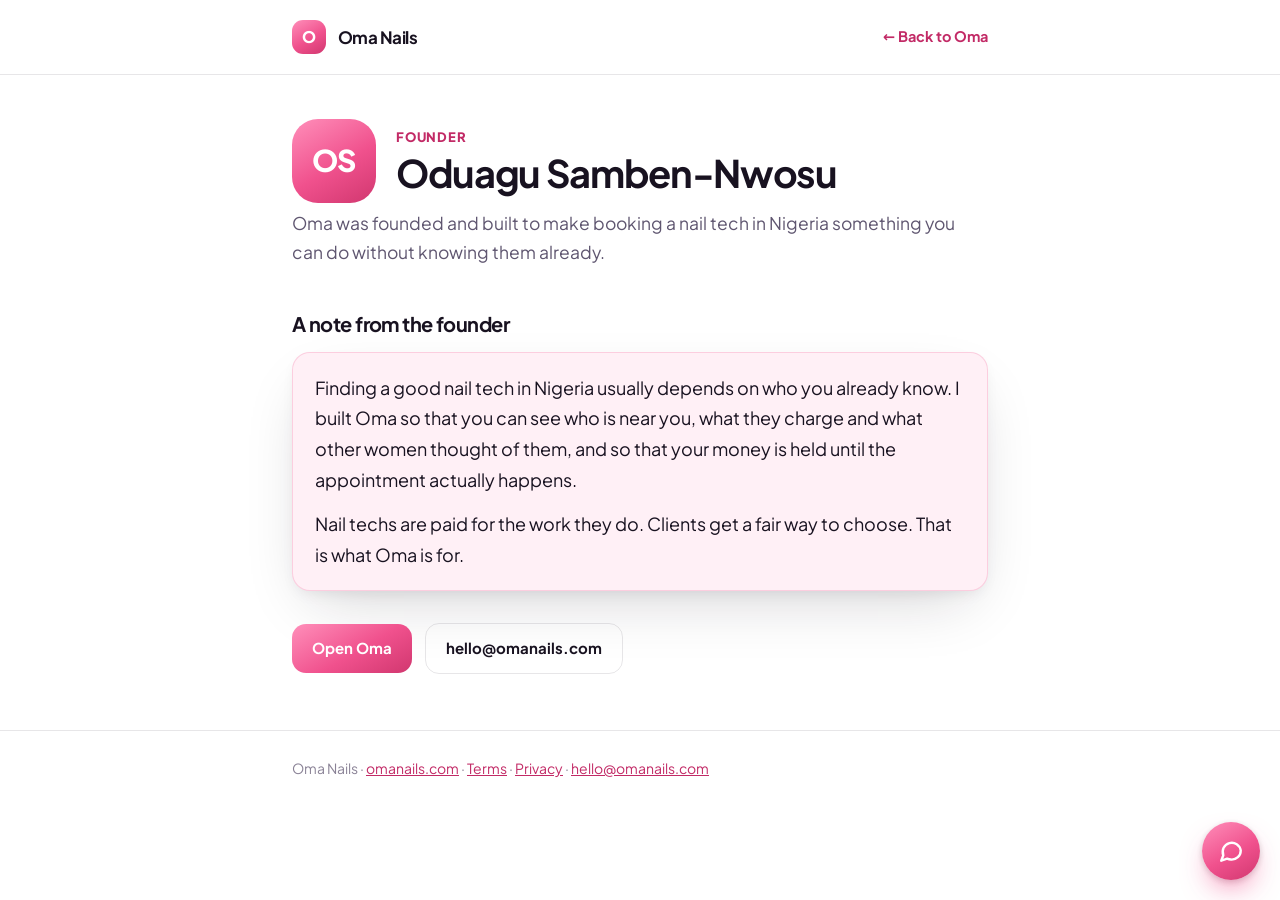
<file: founder.html>
<!doctype html>
<html lang="en-NG">
<head>
<meta charset="utf-8">
<meta name="viewport" content="width=device-width,initial-scale=1,viewport-fit=cover">

<title>Oduagu Samben-Nwosu, founder — Oma Nails</title>
<meta name="description" content="Oduagu Samben-Nwosu founded Oma to make booking a nail tech in Nigeria something you can do without knowing them already.">
<link rel="canonical" href="https://omanails.com/founder">
<meta name="robots" content="index,follow">

<link rel="preload" href="/fonts/plus-jakarta-sans-latin-wght-normal.woff2" as="font" type="font/woff2" crossorigin>
<link rel="stylesheet" href="/fonts/plus-jakarta-sans.css">

<style>
/* Same tokens as index.html, so this reads as part of the site rather than
   a legal page bolted onto the side of it. Light first, overridden twice. */
:root{
  --bg:#ffffff; --bg2:#f7f5fa; --card:#ffffff; --ink:#181220; --sub:#5f5670;
  --faint:#8a8296; --line:rgba(24,18,32,.10);
  --pink:#f0518d; --pinkd:#c22a66; --tint:#fff0f6;
  --shadow:0 24px 60px -20px rgba(24,18,32,.20),0 6px 16px -6px rgba(24,18,32,.10);
}
@media (prefers-color-scheme:dark){
  :root:not([data-theme="light"]){
    --bg:#0a080d; --bg2:#110d16; --card:#17131e; --ink:#f7f4f9; --sub:#a79db3;
    --faint:#7b7186; --line:rgba(255,255,255,.10);
    --pink:#ff5f96; --pinkd:#ffa9c8; --tint:#2a1622;
    --shadow:0 24px 60px -20px rgba(0,0,0,.72),0 6px 16px -6px rgba(0,0,0,.5);
  }
}
:root[data-theme="dark"]{
  --bg:#0a080d; --bg2:#110d16; --card:#17131e; --ink:#f7f4f9; --sub:#a79db3;
  --faint:#7b7186; --line:rgba(255,255,255,.10);
  --pink:#ff5f96; --pinkd:#ffa9c8; --tint:#2a1622;
  --shadow:0 24px 60px -20px rgba(0,0,0,.72),0 6px 16px -6px rgba(0,0,0,.5);
}
*{box-sizing:border-box}
body{
  margin:0;background:var(--bg);color:var(--ink);
  font-family:"Plus Jakarta Sans",system-ui,-apple-system,"Segoe UI",Roboto,sans-serif;
  font-size:16px;line-height:1.65;-webkit-font-smoothing:antialiased;
  overflow-x:hidden;
}
.wrap{max-width:740px;margin:0 auto;padding:0 22px}
header{border-bottom:1px solid var(--line);padding:20px 0}
header .wrap{display:flex;align-items:center;gap:12px}
.mark{
  width:34px;height:34px;border-radius:11px;flex:none;
  background:linear-gradient(150deg,#ff8fba,#f0518d 55%,#d1376f);
  display:flex;align-items:center;justify-content:center;
  color:#fff;font-weight:800;font-size:16px;letter-spacing:-.03em;
}
header b{font-size:17px;letter-spacing:-.03em}
header a{margin-left:auto;color:var(--pinkd);text-decoration:none;font-weight:700;font-size:14.5px}
h1{font-size:clamp(28px,6vw,38px);letter-spacing:-.035em;line-height:1.12;margin:44px 0 10px}
.lede{font-size:17.5px;color:var(--sub);margin:0 0 8px}
.when{font-size:13.5px;color:var(--faint);margin:0 0 36px}
h2{font-size:20px;letter-spacing:-.028em;margin:40px 0 12px}
h3{font-size:16px;letter-spacing:-.02em;margin:26px 0 6px}
p,li{color:var(--sub)}
p{margin:0 0 14px}
ul{margin:0 0 14px;padding-left:20px}
li{margin-bottom:7px}
strong,b{color:var(--ink);font-weight:700}
a{color:var(--pinkd)}
.card{
  background:var(--card);border:1px solid var(--line);border-radius:18px;
  padding:20px 22px;margin:0 0 18px;box-shadow:var(--shadow);
}
.card.hi{background:var(--tint);border-color:rgba(240,81,141,.22)}
.card p:last-child,.card ul:last-child{margin-bottom:0}
table{width:100%;border-collapse:collapse;margin:0 0 18px;font-size:15px}
th,td{text-align:left;padding:11px 12px;border-bottom:1px solid var(--line);vertical-align:top}
th{font-size:13px;text-transform:uppercase;letter-spacing:.04em;color:var(--faint);font-weight:700}
td{color:var(--sub)}
td:first-child{color:var(--ink);font-weight:600;white-space:nowrap}
.scroll{overflow-x:auto;-webkit-overflow-scrolling:touch}
footer{border-top:1px solid var(--line);margin-top:56px;padding:26px 0 50px}
footer p{font-size:14px;color:var(--faint);margin:0}
@media (prefers-reduced-motion:reduce){*{animation:none!important;transition:none!important}}

.fwho{display:flex;align-items:center;gap:20px;flex-wrap:wrap;margin:44px 0 6px}
.fwho .fi{width:84px;height:84px;border-radius:26px;flex:none;
  background:linear-gradient(150deg,#ff8fba,#f0518d 55%,#d1376f);
  display:grid;place-items:center;color:#fff;font-size:30px;font-weight:800;letter-spacing:-.03em}
.fwho h1{margin:0}
.ftag{font-size:13px;text-transform:uppercase;letter-spacing:.06em;color:var(--pinkd);font-weight:800;margin:0 0 4px}
.note{font-size:18px;line-height:1.7}
.note p{color:var(--ink)}
.cta{display:inline-block;margin:6px 10px 0 0;padding:12px 20px;border-radius:14px;font-weight:700;text-decoration:none;font-size:15px}
.cta.p{background:linear-gradient(150deg,#ff8fba,#f0518d 55%,#d1376f);color:#fff}
.cta.s{border:1.5px solid var(--line);color:var(--ink)}
</style>
<link rel="stylesheet" href="/care.css">
</head>
<body>

<header><div class="wrap">
  <span class="mark">O</span><b>Oma Nails</b>
  <a href="/">← Back to Oma</a>
</div></header>

<main class="wrap">

<div class="fwho">
  <div class="fi" aria-hidden="true">OS</div>
  <div>
    <p class="ftag">Founder</p>
    <h1>Oduagu <span style="white-space:nowrap">Samben-Nwosu</span></h1>
  </div>
</div>

<p class="lede">Oma was founded and built to make booking a nail tech in Nigeria
something you can do without knowing them already.</p>

<h2>A note from the founder</h2>
<div class="card hi note">
  <p>Finding a good nail tech in Nigeria usually depends on who you already
  know. I built Oma so that you can see who is near you, what they charge and
  what other women thought of them, and so that your money is held until the
  appointment actually happens.</p>
  <p>Nail techs are paid for the work they do. Clients get a fair way to choose.
  That is what Oma is for.</p>
</div>

<p style="margin-top:26px">
  <a class="cta p" href="/app.html">Open Oma</a>
  <a class="cta s" href="mailto:hello@omanails.com">hello@omanails.com</a>
</p>

</main>

<footer><div class="wrap">
  <p>Oma Nails · <a href="/">omanails.com</a> · <a href="/terms.html">Terms</a> ·
     <a href="/privacy.html">Privacy</a> ·
     <a href="mailto:hello@omanails.com">hello@omanails.com</a></p>
</div></footer>

<script src="/oma-config.js"></script>
<script src="/care.js" defer></script>
</body>
</html>
</file>
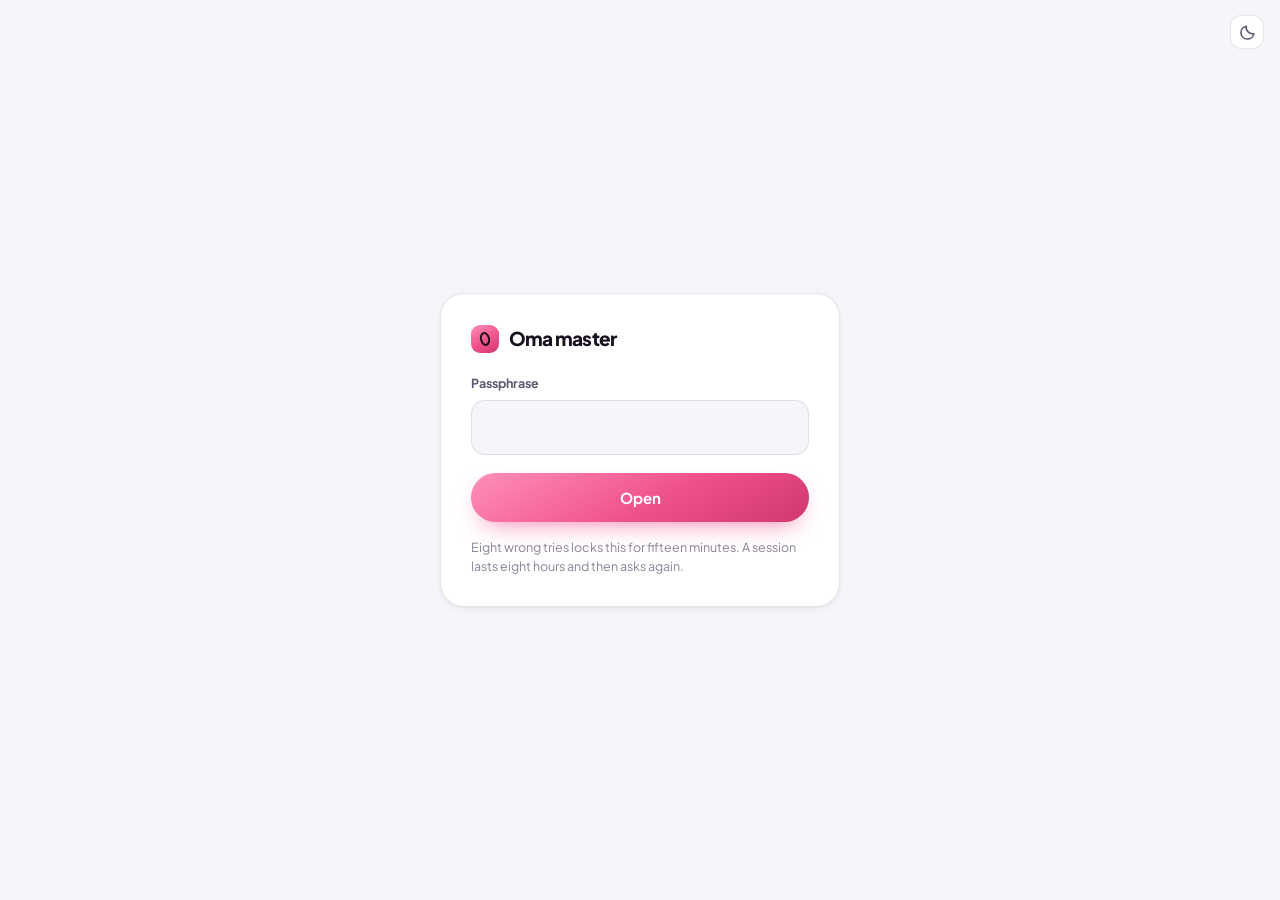
<file: master.html>
<!doctype html>
<html lang="en">
<head>
<meta charset="utf-8">
<meta name="viewport" content="width=device-width,initial-scale=1,viewport-fit=cover">
<title>Oma — master</title>
<meta name="robots" content="noindex,nofollow">
<meta name="theme-color" content="#f0518d">
<link rel="icon" type="image/png" href="/icons/icon-192.png">
<link rel="manifest" href="/master.webmanifest">
<link rel="apple-touch-icon" href="/icons/icon-180.png">
<meta name="apple-mobile-web-app-capable" content="yes">
<meta name="mobile-web-app-capable" content="yes">
<meta name="apple-mobile-web-app-title" content="Oma Master">
<meta name="apple-mobile-web-app-status-bar-style" content="default">
<link rel="preload" href="/fonts/plus-jakarta-sans-latin-wght-normal.woff2" as="font" type="font/woff2" crossorigin>
<link rel="stylesheet" href="/fonts/plus-jakarta-sans.css">
<style>
/* ══ tokens ═══════════════════════════════════════════════════════════
   Light first on bare :root, overridden twice. The dark steps are CHOSEN
   against the dark surface, not an automatic flip of the light ones — a
   flipped palette is how a chart ends up unreadable in one theme.        */
:root{
  --bg:#f7f5fa; --card:#ffffff; --ink:#181220; --sub:#5f5670; --faint:#8a8296;
  --line:rgba(24,18,32,.10); --fill:#f2eff7;
  --pink:#f0518d; --tint:#fff0f6; --onpink:#fff;
  --good:#1b9e5a; --goodbg:rgba(27,158,90,.12);
  --warn:#b8791b; --warnbg:rgba(184,121,27,.13);
  --bad:#c0392b;  --badbg:rgba(192,57,43,.12);
  --grid:rgba(24,18,32,.10);
  --shadow:0 2px 10px -2px rgba(24,18,32,.08),0 1px 2px rgba(24,18,32,.04);
}
@media (prefers-color-scheme:dark){
  :root:not([data-theme="light"]){
    --bg:#0a080d; --card:#17131e; --ink:#f7f4f9; --sub:#a79db3; --faint:#7b7186;
    --line:rgba(255,255,255,.10); --fill:#1e1927;
    --pink:#ff5f96; --tint:#2a1622; --onpink:#1a0f16;
    --good:#4ed08c; --goodbg:rgba(78,208,140,.14);
    --warn:#e0a944; --warnbg:rgba(224,169,68,.14);
    --bad:#ff7a6b;  --badbg:rgba(255,122,107,.14);
    --grid:rgba(255,255,255,.10);
    --shadow:0 2px 10px -2px rgba(0,0,0,.5);
  }
}
/* The same tokens again under an explicit stamp, so the switch below wins in
   BOTH directions. Without this block a toggle to dark on a light phone
   changes nothing, because there is nothing for it to match. */
:root[data-theme="dark"]{
  --bg:#0a080d; --card:#17131e; --ink:#f7f4f9; --sub:#a79db3; --faint:#7b7186;
  --line:rgba(255,255,255,.10); --fill:#1e1927;
  --pink:#ff5f96; --tint:#2a1622; --onpink:#1a0f16;
  --good:#4ed08c; --goodbg:rgba(78,208,140,.14);
  --warn:#e0a944; --warnbg:rgba(224,169,68,.14);
  --bad:#ff7a6b;  --badbg:rgba(255,122,107,.14);
  --grid:rgba(255,255,255,.10);
  --shadow:0 2px 10px -2px rgba(0,0,0,.5);
}

/* ── company brain, 1 Nov 2026 ──
   Kamsy: "a company brain ... stuff hovering around but you can tap a dot and
   see information in it ... 3D so i could move around it ... the dots are
   gonna connect ... if any part of the brain is damaged i can go there and
   the pink dots just beep red." 5 Nov 2026: "if i put the master page in light
   mode let it also set the globe to light mode". The stage is dark by default
   and gets .lt (light) whenever the page is in light mode; brainApplyTheme()
   in the script below keeps the two in step, live. The colours that change
   between the two are the --b-* tokens here. */
.navbtn .nbadge.red{background:#e0352f;color:#fff;animation:bnav 1.2s ease-in-out infinite}
.navbtn.on .nbadge.red{background:#fff;color:#c4271f}
.navbtn .nbadge.yellow{background:#ffd60a;color:#3d3000;animation:bnavy 1.5s ease-in-out infinite}
.navbtn.on .nbadge.yellow{background:#fff;color:#8a6a00}
@keyframes bnavy{0%,100%{box-shadow:0 0 0 0 rgba(255,214,10,.65)}50%{box-shadow:0 0 0 5px rgba(255,214,10,0)}}
@keyframes bnav{0%,100%{box-shadow:0 0 0 0 rgba(224,53,47,.55)}50%{box-shadow:0 0 0 5px rgba(224,53,47,0)}}
.brainstage{--b-pink:#ff5f96;--b-amber:#ffd60a;--b-violet:#8b5cf6;--b-money:#34d27b;--b-grey:#8f93a8;--b-sub:#cfc4da;
  position:relative;height:min(70vh,660px);min-height:420px;border-radius:18px;
  overflow:hidden;border:1px solid var(--line);
  background:radial-gradient(120% 90% at 50% 38%,#2b1736 0%,#150d1d 55%,#09060d 100%);
  touch-action:none}
.brainstage.lt{--b-pink:#f0518d;--b-amber:#e3a008;--b-violet:#7c4ae0;--b-money:#1f9d57;--b-grey:#7b8098;--b-sub:#6b5f78;
  background:radial-gradient(120% 90% at 50% 38%,#ffffff 0%,#f9eff5 55%,#efe2ec 100%)}
#brainCanvas{position:absolute;inset:0}
#brainCanvas canvas{display:block;outline:none}
#brainLabels{position:absolute;inset:0;pointer-events:none;overflow:hidden;z-index:1}
.bl{position:absolute;left:0;top:0;will-change:transform}
.bl .t{position:absolute;left:0;top:0;transform:translate(-50%,13px);white-space:nowrap;
  font-size:11px;font-weight:600;color:#efe7f5;letter-spacing:.01em;
  text-shadow:0 1px 3px #000,0 0 7px #000}
.bl.hub .t{font-size:13px;font-weight:700;transform:translate(-50%,19px)}
.bl.core .t{font-size:15px;font-weight:800;transform:translate(-50%,27px)}
.bl.bad .t{color:#ff8a80}
.bl.warn .t{color:#ffe566}
.bl.sel .t{color:#fff;text-decoration:underline;text-underline-offset:3px}
.bring{display:none;position:absolute;left:-17px;top:-17px;width:34px;height:34px;
  border-radius:50%;border:2px solid #ff3b30;box-shadow:0 0 14px 2px rgba(255,59,48,.65);
  animation:bpulse 1.1s ease-out infinite}
.bl.bad .bring{display:block}
.bl.beepy .bring{display:block;border-color:#ffd60a;box-shadow:0 0 14px 2px rgba(255,214,10,.6);animation:bpulsey 1.5s ease-out infinite}
@keyframes bpulse{0%{transform:scale(.55);opacity:1}100%{transform:scale(1.8);opacity:0}}
@keyframes bpulsey{0%{transform:scale(.55);opacity:1}100%{transform:scale(1.7);opacity:0}}
@media (prefers-reduced-motion:reduce){.bring{animation:none;opacity:.9}.navbtn .nbadge.red,.navbtn .nbadge.yellow,.bl.beepy .bring,.bstat.warn i{animation:none}}
.btop{z-index:3;position:absolute;left:12px;right:12px;top:12px;display:flex;gap:8px;align-items:flex-start;
  justify-content:space-between;pointer-events:none;flex-wrap:wrap}
.btop > *{pointer-events:auto}
.bstat{display:inline-flex;align-items:center;gap:8px;padding:7px 12px;border-radius:99px;
  font-size:13px;font-weight:700;background:rgba(255,255,255,.1);color:#f3edf8;
  border:1px solid rgba(255,255,255,.16);backdrop-filter:blur(6px)}
.bstat i{width:9px;height:9px;border-radius:50%;background:#4ed08c;flex:none}
.bstat.warn{background:rgba(255,214,10,.16);border-color:rgba(255,214,10,.55);color:#ffe566}
.bstat.warn i{background:#ffd60a;animation:bpulsey 1.5s ease-out infinite}
.bstat.bad{background:rgba(255,59,48,.2);border-color:rgba(255,59,48,.6);color:#ffb3ad}
.bstat.bad i{background:#ff3b30;animation:bpulse 1.1s ease-out infinite}
.btools{display:flex;gap:6px}
.btools button{padding:7px 12px;border-radius:99px;font:inherit;font-size:12.5px;font-weight:600;
  color:#f3edf8;background:rgba(255,255,255,.1);border:1px solid rgba(255,255,255,.16);
  cursor:pointer;backdrop-filter:blur(6px)}
.btools button:hover{background:rgba(255,255,255,.18)}
.blegend{z-index:3;position:absolute;left:12px;bottom:12px;display:flex;gap:6px 12px;flex-wrap:wrap;
  max-width:calc(100% - 24px);font-size:11.5px;color:#cfc4da;pointer-events:none}
.blegend span{display:inline-flex;align-items:center;gap:5px}
.blegend i{width:9px;height:9px;border-radius:50%;display:inline-block}
.bpanel{z-index:4;position:absolute;right:12px;bottom:12px;width:min(340px,calc(100% - 24px));
  max-height:calc(100% - 64px);overflow:auto;background:rgba(21,14,29,.95);color:#f3edf8;
  border:1px solid rgba(255,255,255,.16);border-radius:16px;padding:14px;
  box-shadow:0 10px 30px rgba(0,0,0,.5);backdrop-filter:blur(8px)}
.bpanel[hidden]{display:none}
.bpanel .bx{position:absolute;right:8px;top:8px;width:30px;height:30px;border-radius:50%;border:0;
  background:rgba(255,255,255,.1);color:#f3edf8;font-size:18px;line-height:1;cursor:pointer}
.bpanel h3{margin:6px 30px 4px 0;font-size:17px;font-weight:800;color:#fff}
.bpanel .bg{display:inline-block;font-size:11px;font-weight:700;letter-spacing:.04em;
  text-transform:uppercase;color:#cfc4da}
.bpanel .bst{margin:8px 0 2px;font-size:13.5px;font-weight:700;display:flex;gap:7px;align-items:flex-start}
.bpanel .bst i{width:10px;height:10px;border-radius:50%;margin-top:4px;flex:none}
.bpanel .ok i{background:var(--b-pink)}.bpanel .warn i{background:var(--b-amber)}
.bpanel .bad i{background:#ff3b30}.bpanel .none i{background:var(--b-grey)}
.bpanel .bad{color:#ff9a92}.bpanel .warn{color:#ffe566}
.bpanel p{margin:6px 0 0;font-size:13px;line-height:1.45;color:#d9cfe4}
.bpanel .bkv{margin-top:10px;border-top:1px solid rgba(255,255,255,.12)}
.bpanel .bkv div{display:flex;justify-content:space-between;gap:12px;padding:6px 0;
  border-bottom:1px solid rgba(255,255,255,.08);font-size:13px}
.bpanel .bkv span{color:#b9aec7}.bpanel .bkv b{font-weight:700;color:#fff;text-align:right}
.bpanel .bconn{margin-top:10px;font-size:12px;color:#b9aec7}
.bpanel .bconn button,.bpanel .bgo{font:inherit;font-size:12.5px;font-weight:600;cursor:pointer;
  border-radius:99px;border:1px solid rgba(255,255,255,.2);background:rgba(255,255,255,.08);
  color:#f3edf8;padding:4px 10px;margin:4px 4px 0 0}
.bpanel .bgo{background:#f0518d;border-color:#f0518d;color:#fff;margin-top:12px;padding:8px 14px}
.brow{display:flex;align-items:center;gap:10px;width:100%;text-align:left;padding:10px 2px;
  border:0;border-bottom:1px solid var(--line);background:none;color:var(--ink);font:inherit;
  cursor:pointer}
.brow:last-child{border-bottom:0}
.brow .sd{width:10px;height:10px;border-radius:50%;flex:none;background:var(--pink)}
.brow .sd.warn{background:#ffd60a}.brow .sd.bad{background:#ff3b30}.brow .sd.none{background:#9aa0b4}
.brow .sd.people{background:#8b5cf6}.brow .sd.money{background:#2bb673}
.bgrow .nl{display:flex;gap:10px;align-items:flex-start;padding:9px 0;border-bottom:1px solid var(--line);font-size:13.5px;line-height:1.4}
.bgrow .nl:last-child{border-bottom:0}
.bgrow .nl i{width:9px;height:9px;border-radius:50%;flex:none;margin-top:5px;background:var(--pink)}
.bgrow .nl.warn i{background:#ffd60a}.bgrow .nl.bad i{background:#ff3b30}.bgrow .nl.ok i{background:#2bb673}.bgrow .nl.info i{background:#9aa0b4}.bgrow .nl.new i{background:#8b5cf6}
.bgrow .nl .tm{margin-left:auto;color:var(--sub);font-size:12px;white-space:nowrap;padding-left:8px}
.bgrow .bsub{color:var(--sub);font-size:12.5px;margin:2px 0 6px}
.bgrow .nm2{font-weight:600}.bgrow .nl .vv{color:var(--sub);font-size:12.5px;display:block}
.brow .nm{font-weight:600;font-size:14px}.brow .sx{color:var(--sub);font-size:12.5px;margin-left:auto;text-align:right}
.brow.bad .nm{color:var(--bad)}
.bscope{font-size:12.5px;color:var(--sub);line-height:1.5;margin-top:10px}
@media (max-width:640px){
  .brainstage{height:72vh;min-height:440px}
  .bpanel{left:12px;right:12px;width:auto;max-height:55%}
  .blegend{display:none}
}
.btools[hidden]{display:none}
/* Full screen: the real Fullscreen API where the browser allows it; .full is the
   fallback for iPhone Safari, which only allows it for video. */
.brainstage:fullscreen{width:100%;height:100vh;height:100dvh;min-height:0;border-radius:0;border:0}
.brainstage:-webkit-full-screen{width:100%;height:100vh;min-height:0;border-radius:0;border:0}
.brainstage.full{position:fixed;inset:0;z-index:2000;height:100vh;height:100dvh;min-height:0;border-radius:0;border:0}
.brainstage:fullscreen .btop,.brainstage.full .btop{top:calc(14px + env(safe-area-inset-top,0px))}
.brainstage:fullscreen .bl .t,.brainstage.full .bl .t{font-size:12.5px}
.brainstage:fullscreen .bl.hub .t,.brainstage.full .bl.hub .t{font-size:14.5px}
.brainstage:fullscreen .bl.core .t,.brainstage.full .bl.core .t{font-size:17px}
html.brainfull{overflow:hidden}

/* ── company brain in light mode (the page is in light mode) ── */
.brainstage.lt .bl .t{color:#2a1d35;text-shadow:0 1px 3px #fff,0 0 7px #fff,0 0 12px rgba(255,255,255,.9)}
.brainstage.lt .bl.bad .t{color:#c0392b}
.brainstage.lt .bl.warn .t{color:#8f5f00}
.brainstage.lt .bl.sel .t{color:#000}
.brainstage.lt .bstat{background:rgba(255,255,255,.78);color:#2a1d35;border-color:rgba(42,29,53,.16)}
.brainstage.lt .bstat.warn{background:rgba(227,160,8,.18);border-color:rgba(184,121,27,.55);color:#7a5200}
.brainstage.lt .bstat.bad{background:rgba(255,59,48,.12);border-color:rgba(192,57,43,.5);color:#a8281c}
.brainstage.lt .bstat.warn i{background:var(--b-amber)}
.brainstage.lt .btools button{color:#2a1d35;background:rgba(255,255,255,.78);border-color:rgba(42,29,53,.16)}
.brainstage.lt .btools button:hover{background:#fff}
.brainstage.lt .blegend{color:#4b3f58}
.brainstage.lt .bpanel{background:rgba(255,255,255,.96);color:#2a1d35;border-color:rgba(42,29,53,.16);
  box-shadow:0 10px 30px rgba(42,29,53,.2)}
.brainstage.lt .bpanel .bx{background:rgba(42,29,53,.07);color:#2a1d35}
.brainstage.lt .bpanel h3{color:#1c1424}
.brainstage.lt .bpanel .bg{color:#6b5f78}
.brainstage.lt .bpanel .bad{color:#c0392b}.brainstage.lt .bpanel .warn{color:#8f5f00}
.brainstage.lt .bpanel p{color:#3f3349}
.brainstage.lt .bpanel .bkv{border-top-color:rgba(42,29,53,.12)}
.brainstage.lt .bpanel .bkv div{border-bottom-color:rgba(42,29,53,.08)}
.brainstage.lt .bpanel .bkv span,.brainstage.lt .bpanel .bconn{color:#6b5f78}
.brainstage.lt .bpanel .bkv b{color:#1c1424}
.brainstage.lt .bpanel .bconn button{border-color:rgba(42,29,53,.2);background:rgba(42,29,53,.05);color:#2a1d35}
.brainstage.lt .bpanel .bgo{background:#f0518d;border-color:#f0518d;color:#fff}

/* A person, once the globe has become a map. Fixed size on screen, because
   the thing under it is now streets and a marker that grows would cover
   them. The white ring is what keeps a red pin legible on a pale road.

   pointer-events:auto is not a nicety. globe.gl hangs its HTML layer off a
   container it sets to pointer-events:none — so the drag-to-spin gesture
   passes through to the canvas underneath instead of being eaten by an
   invisible sheet. Every pin inherits that, and a pin that inherits it
   cannot be tapped: the click lands on the globe behind it and the panel
   never opens. Turning it back on for the pin itself, and only the pin,
   gives the tap somewhere to land while leaving the rest of the layer
   transparent to the mouse. */
.pin{width:13px;height:13px;border-radius:50%;border:2px solid #fff;
  box-shadow:0 1px 4px rgba(0,0,0,.45);cursor:pointer;pointer-events:auto}

/* Globe full screen (Users tab). The card is what goes full screen, so the
   panel for a tapped dot and the map credit stay on screen with the globe. */
.globecard{position:relative}
.globefull{position:absolute;top:10px;right:10px;z-index:5;padding:7px 13px;border-radius:999px;
  background:var(--card);color:var(--ink);border:1px solid var(--line);
  font-weight:600;font-size:12.5px;box-shadow:var(--shadow)}
.globefull[hidden]{display:none}
.globecard:fullscreen{width:100%;height:100vh;height:100dvh;border-radius:0;border:0;display:flex;flex-direction:column}
.globecard:-webkit-full-screen{width:100%;height:100vh;border-radius:0;border:0;display:flex;flex-direction:column}
.globecard.full{position:fixed;inset:0;z-index:2000;height:100vh;height:100dvh;border-radius:0;border:0;
  display:flex;flex-direction:column}
.globecard:fullscreen #globe{height:auto!important;flex:1 1 0;min-height:0;overflow:hidden}
.globecard:-webkit-full-screen #globe{height:auto!important;flex:1 1 0;min-height:0;overflow:hidden}
.globecard.full #globe{height:auto!important;flex:1 1 0;min-height:0;overflow:hidden}
.globecard:fullscreen #globeWho,.globecard.full #globeWho{flex:none;max-height:40%;overflow:auto}
.globecard:fullscreen #globeCap,.globecard.full #globeCap{flex:none;max-height:26%;overflow:auto}
.globecard:fullscreen .globefull,.globecard.full .globefull{top:calc(12px + env(safe-area-inset-top,0px))}
html.globefull-on{overflow:hidden}

*,*::before,*::after{box-sizing:border-box}
body{margin:0;background:var(--bg);color:var(--ink);
  font-family:"Plus Jakarta Sans",system-ui,-apple-system,sans-serif;
  font-size:15px;line-height:1.55;-webkit-font-smoothing:antialiased}
h1,h2,h3{margin:0;letter-spacing:-.03em;line-height:1.15}
.wrap{max-width:1080px;margin:0 auto;padding:0 20px}
button{font:inherit;cursor:pointer;border:0}
.tnum{font-variant-numeric:tabular-nums}

/* ── the door ── */
#gate{min-height:100dvh;display:grid;place-items:center;padding:24px}
#gate .box{width:min(400px,100%);background:var(--card);border:1px solid var(--line);
  border-radius:24px;padding:30px;box-shadow:var(--shadow)}
.mark{display:flex;align-items:center;gap:10px;font-weight:800;font-size:19px;
  letter-spacing:-.04em}
.mark i{width:28px;height:28px;border-radius:9px;flex:none;position:relative;
  background:linear-gradient(150deg,#ff8fba,#f0518d 55%,#d1376f)}
.mark i::after{content:"";position:absolute;inset:7px 9px;border-radius:50%;
  border:2.5px solid rgba(11,9,16,.92);transform:rotate(-15deg)}
label{display:block;font-size:12.5px;font-weight:700;color:var(--sub);margin:20px 0 7px}
input{width:100%;padding:14px 16px;border-radius:14px;border:1.5px solid var(--line);
  background:var(--bg);color:var(--ink);font:inherit;font-size:16px}
input:focus{outline:2px solid var(--pink);outline-offset:1px;border-color:transparent}
.btn{display:inline-flex;align-items:center;justify-content:center;gap:8px;
  padding:13px 22px;border-radius:99px;font-weight:700;font-size:15px;
  background:linear-gradient(150deg,#ff8fba,#f0518d 55%,#d1376f);color:#fff;
  box-shadow:0 10px 26px -12px rgba(240,81,141,.9)}
.btn.wide{width:100%;margin-top:18px}
.btn.sm{padding:9px 16px;font-size:13.5px;box-shadow:none}
.btn.plain{background:var(--fill);color:var(--ink);box-shadow:none}
.btn[disabled]{opacity:.55;cursor:default}
.msg{margin-top:14px;padding:12px 14px;border-radius:12px;font-size:14px;
  font-weight:600}
.msg.bad{background:var(--badbg);color:var(--bad)}
.msg.warn{background:var(--warnbg);color:var(--warn)}
.hint{color:var(--faint);font-size:12.5px;margin-top:16px;line-height:1.5}
.iconbtn{width:34px;height:34px;flex:none;display:grid;place-items:center;
  border-radius:11px;border:1.5px solid var(--line);background:var(--card);
  color:var(--sub);cursor:pointer}
.iconbtn.float{position:fixed;top:15px;right:16px;z-index:40}
.iconbtn:hover{color:var(--pink);border-color:var(--pink)}

/* ── the dashboard ── */
#app{display:none}
.top{position:sticky;top:0;z-index:20;background:var(--bg);
  border-bottom:1px solid var(--line)}
.top .wrap{display:flex;align-items:center;gap:10px 14px;min-height:64px;padding-top:10px;padding-bottom:10px;flex-wrap:wrap}
.top .who{margin-left:auto;color:var(--faint);font-size:12.5px}
section{padding:26px 0}
.lbl{font-size:11.5px;font-weight:800;letter-spacing:.09em;text-transform:uppercase;
  color:var(--faint);margin:0 0 12px}
.grid{display:grid;gap:14px}
.g4{grid-template-columns:repeat(4,1fr)}
.g3{grid-template-columns:repeat(3,1fr)}
.g2{grid-template-columns:repeat(2,1fr)}
@media (max-width:860px){.g4{grid-template-columns:repeat(2,1fr)}
  .g3,.g2{grid-template-columns:1fr}}
@media (max-width:480px){.g4{grid-template-columns:1fr}}
.card{background:var(--card);border:1px solid var(--line);border-radius:18px;
  padding:18px;box-shadow:var(--shadow)}
/* A stat tile. No plot in it, so no hover — the number IS the whole chart. */
.tile .k{font-size:12.5px;color:var(--sub);font-weight:600}
.tile .v{font-size:30px;font-weight:800;letter-spacing:-.04em;margin-top:2px}
.tile .s{font-size:12.5px;color:var(--faint);margin-top:1px}
.kv{display:flex;justify-content:space-between;gap:12px;padding:6px 0;font-size:14.2px}
.kv .k{color:var(--sub)}
.kv .v{font-weight:700}
.kv + .kv{border-top:1px solid var(--line)}

/* trouble */
.tr{display:flex;align-items:center;gap:11px;padding:12px 14px;border-radius:14px;
  font-size:14.2px;font-weight:600}
.tr.bad{background:var(--badbg);color:var(--bad)}
.tr.warn{background:var(--warnbg);color:var(--warn)}
.tr.ok{background:var(--goodbg);color:var(--good)}
.tr b{margin-left:auto;font-variant-numeric:tabular-nums;font-size:16px}
/* the round tick: tick a row off and it goes away until its number grows */
.tr{transition:opacity .2s,transform .2s}
.tr.gone{opacity:0;transform:scale(.97)}
.trk{flex:none;width:22px;height:22px;border-radius:50%;border:2px solid currentColor;color:inherit;
  background:transparent;padding:0;cursor:pointer;position:relative;opacity:.8;
  transition:background .15s,opacity .15s}
.trk::before{content:"";position:absolute;inset:-9px}      /* a bigger target for a thumb */
.trk::after{content:"";position:absolute;left:6px;top:2px;width:5px;height:10px;
  border:solid #fff;border-width:0 2.5px 2.5px 0;transform:rotate(45deg);
  opacity:0;transition:opacity .15s}
.trk:hover,.trk:focus-visible{opacity:1;background:currentColor}
.trk:hover::after,.trk:focus-visible::after{opacity:1}
.trnote{grid-column:1/-1;font-size:12.5px;color:var(--faint)}
.trnote button{background:none;border:0;padding:0;font:inherit;color:var(--sub);
  text-decoration:underline;cursor:pointer}

/* ── charts ──────────────────────────────────────────────────────────
   Two charts, never one with two y-axes. Bookings are a count and money is
   kobo; putting them on a shared axis makes a relationship out of a unit
   mismatch, which is the most common way a dashboard lies.
   One series each, so the title names it and no legend is needed. */
.chart{position:relative}
.chart h3{font-size:15px;margin-bottom:2px}
.chart .cs{font-size:12.5px;color:var(--faint);margin-bottom:14px}
.chart svg{width:100%;height:150px;display:block;overflow:visible}
.bar{fill:var(--pink)}
.bar.z{fill:var(--grid)}          /* a day with nothing in it, still drawn */
.ln{fill:none;stroke:var(--pink);stroke-width:2.25;stroke-linejoin:round;stroke-linecap:round;vector-effect:non-scaling-stroke}
.ar{fill:var(--pink);fill-opacity:.2;stroke:none}
.dot{fill:none;stroke:var(--pink);stroke-width:6;stroke-linecap:round;vector-effect:non-scaling-stroke}
.dot.z{stroke:var(--grid)}
.dot.hov{stroke-width:10}
.chart .chead{display:flex;align-items:flex-start;justify-content:space-between;gap:10px}
.chart .chead h3{min-width:0}
.kind{flex:none;padding:5px 10px;border-radius:99px;border:1.5px solid var(--line);
  background:var(--bg);color:var(--ink);font:inherit;font-size:12.5px;font-weight:700;cursor:pointer}
.chart .ctab{height:150px;overflow:auto;-webkit-overflow-scrolling:touch}
.chart .ctab[hidden]{display:none}
.chart .ctab th{position:sticky;top:0;background:var(--card);padding-bottom:7px}
.chart .ctab .r{text-align:right;padding-right:6px}
.gridline{stroke:var(--grid);stroke-width:1}
.axt{fill:var(--faint);font-size:10.5px;font-weight:600}
.hit{fill:transparent}
.tip{position:absolute;pointer-events:none;background:var(--card);
  border:1px solid var(--line);border-radius:11px;padding:8px 11px;
  box-shadow:var(--shadow);font-size:12.5px;font-weight:600;white-space:nowrap;
  transform:translate(-50%,-118%);opacity:0;transition:opacity .1s}
.tip .d{color:var(--faint);font-weight:600}
.tip.on{opacity:1}

table{width:100%;border-collapse:collapse;font-size:13.8px}
th{text-align:left;font-size:11px;letter-spacing:.07em;text-transform:uppercase;
  color:var(--faint);font-weight:800;padding:0 10px 9px 0}
td{padding:9px 10px 9px 0;border-top:1px solid var(--line);vertical-align:top}
.scroll{overflow-x:auto}
.chip{display:inline-block;padding:2px 9px;border-radius:99px;font-size:11.5px;
  font-weight:700}
.chip.ok{background:var(--goodbg);color:var(--good)}
.chip.no{background:var(--warnbg);color:var(--warn)}
.faint{color:var(--faint)}
.swrow{display:flex;gap:12px;justify-content:space-between;align-items:flex-start;padding:12px 14px;border-top:1px solid var(--line)}
.swrow:first-child{border-top:0}
.swt{flex:1;min-width:0}
.swa{display:flex;gap:8px;align-items:center;flex:none}
@media (max-width:560px){.swrow{flex-direction:column;gap:10px}}
/* Photographs, reported first. Small: this is a page for deciding, not for
   admiring, and forty thumbnails at 96px load faster than eight at 300. */
.pix{display:grid;grid-template-columns:repeat(auto-fill,minmax(122px,1fr));gap:12px}
.pic{border:1px solid var(--line);border-radius:14px;overflow:hidden;
  background:var(--fill);position:relative}
.pic img{width:100%;aspect-ratio:1;object-fit:cover;display:block}
.pic.gone img{filter:grayscale(1);opacity:.4}
.pic .m{padding:8px 9px;font-size:11.5px;line-height:1.35}
.pic .m b{display:block;font-size:12px}
.pic .m span{color:var(--faint)}
.pic .act{width:100%;padding:8px;font-size:12px;font-weight:700;
  border-top:1px solid var(--line);background:var(--fill);color:var(--ink)}
.pic .act.hide{background:var(--badbg);color:var(--bad)}
.pic .rep{position:absolute;top:6px;left:6px;padding:2px 8px;border-radius:99px;
  background:var(--bad);color:#fff;font-size:11px;font-weight:800}
.empty{color:var(--faint);font-size:14px;padding:10px 0}

/* ── sidebar, 22 Sep 2026 ──────────────────────────────────────────────
   Kamsy shared a reference dashboard ("FlowMail") and asked for a sleek
   sidebar: Users, Reports, Finances, and a page that watches every single
   booking. This does not touch a single element ID or JS function below —
   every existing <section> just moved inside a .page wrapper, and the
   page-switcher only ever toggles .on. Nothing that already worked had to
   be taught to work differently. */
.shell{display:flex;align-items:flex-start;min-height:100dvh}
/* 22 Sep 2026: this used to be hard-coded near-black (#150e1b) no matter
   what — a sidebar that never noticed the day/night switch sitting right
   above it in Settings. Same --card/--ink/--line tokens as every other
   surface on this page now, so it goes light or dark with the rest of it,
   the phone, or her own toggle at the top — see the theme script below. */
.sidebar{width:230px;flex:none;position:sticky;top:0;height:100dvh;
  overflow-y:auto;background:var(--card);color:var(--ink);
  border-right:1px solid var(--line);
  display:flex;flex-direction:column;padding:20px 14px 20px;gap:3px}
.sidebar .mark{color:var(--ink);padding:2px 8px 22px;font-size:17px}
.navbtn{display:flex;align-items:center;gap:11px;width:100%;
  padding:11px 13px;border-radius:12px;background:transparent;
  color:var(--sub);font-weight:650;font-size:14px;text-align:left}
.navbtn svg{flex:none;opacity:.85}
.navbtn:hover{background:var(--fill);color:var(--ink)}
.navbtn.on{background:linear-gradient(150deg,#ff8fba,#f0518d 55%,#d1376f);
  color:#fff;box-shadow:0 10px 22px -12px rgba(240,81,141,.85)}
.navbtn.on svg{opacity:1}
.main{flex:1;min-width:0}
.main .top .wrap{max-width:none;padding:10px 24px}
.main>.wrap{max-width:1080px;padding:0 24px}
.page{display:none}
.page.on{display:block}
@media (max-width:820px){
  /* 22 Sep 2026: the bar looked cut off, not scrollable — .shell was still
     align-items:flex-start (set above, for the desktop sidebar), which lets
     a flex column's children size to their own content instead of the
     viewport. The row of buttons was simply wider than the phone and had
     no width to scroll WITHIN — the whole page shifted sideways instead,
     which is why "Control" ran off the edge with nothing to swipe.
     align-items:stretch plus a real width:100% on the bar gives overflow-x
     something to clip to, so the buttons scroll inside their own strip and
     the page itself stays put. */
  .shell{flex-direction:column;align-items:stretch}
  .sidebar{position:static;height:auto;width:100%;flex-direction:row;
    overflow-x:auto;-webkit-overflow-scrolling:touch;
    scrollbar-width:thin;padding:12px;gap:6px}
  .sidebar .mark{display:none}
  .navbtn{width:auto;flex:none;white-space:nowrap;padding:9px 13px}
}

/* ── one booking: its chat and its history, in a sheet over the page ── */
.sheet{position:fixed;inset:0;z-index:60;background:rgba(10,8,13,.55);display:none;
  align-items:flex-start;justify-content:center;padding:4vh 14px;overflow-y:auto}
.sheet.on{display:flex}
.sheetbox{width:min(720px,100%);background:var(--card);color:var(--ink);
  border:1px solid var(--line);border-radius:22px;padding:22px;box-shadow:var(--shadow)}
.sheetbox .shead{display:flex;gap:12px;align-items:flex-start;justify-content:space-between}
.sheetbox .sh1{font-size:18px;font-weight:800;letter-spacing:-.02em;overflow-wrap:anywhere}
.sheetbox .facts{display:flex;flex-wrap:wrap;align-items:center;gap:6px 16px;margin-top:10px;
  font-size:13.5px;color:var(--sub)}
.sheetbox .facts b{color:var(--ink)}
.sheetbox .shl{font-size:11px;letter-spacing:.07em;text-transform:uppercase;color:var(--faint);
  font-weight:800;margin:22px 0 8px}
.sheetbox .who2{font-size:13.5px;color:var(--sub);margin-top:8px;line-height:1.5;overflow-wrap:anywhere}
.stl{list-style:none;margin:0;padding:0}
.stl li{display:flex;gap:12px;justify-content:space-between;padding:7px 0;
  border-top:1px solid var(--line);font-size:13.5px}
.stl li:first-child{border-top:0}
.stl li span:last-child{color:var(--faint);white-space:nowrap}
.rep{border:1px solid var(--line);border-radius:14px;padding:10px 13px;font-size:13.5px;
  margin-bottom:8px;overflow-wrap:anywhere}
.chatlog{display:flex;flex-direction:column;gap:10px;max-height:46vh;overflow-y:auto;
  padding:4px 2px;-webkit-overflow-scrolling:touch}
.bub{max-width:84%;padding:9px 13px;border-radius:16px;font-size:14px;line-height:1.45;
  white-space:pre-wrap;overflow-wrap:anywhere}
.bub.customer{align-self:flex-start;background:var(--fill);border-bottom-left-radius:5px}
.bub.tech{align-self:flex-end;background:var(--tint);border-bottom-right-radius:5px}
.bub.other{align-self:center;border:1px dashed var(--line)}
.bub .bw{display:block;font-size:11.5px;font-weight:700;color:var(--faint);margin-bottom:2px}

/* ── bookings page ── */
.filters{display:flex;gap:9px;flex-wrap:wrap;margin-bottom:14px}
.filters select,.filters input{padding:10px 13px;border-radius:11px;
  border:1.5px solid var(--line);background:var(--bg);color:var(--ink);
  font:inherit;font-size:13.8px}
.filters input{flex:1;min-width:200px}
.pager{display:flex;align-items:center;gap:12px;justify-content:flex-end;
  margin-top:14px;font-size:13px;color:var(--sub)}
.chip.warn{background:var(--warnbg);color:var(--warn)}
.chip.bad{background:var(--badbg);color:var(--bad)}

/* ── customer care page, 4 Oct 2026 ── */
.navbtn .nbadge{margin-left:auto;min-width:19px;height:19px;padding:0 6px;
  border-radius:99px;background:var(--pink);color:var(--onpink);font-size:11px;
  font-weight:800;display:inline-flex;align-items:center;justify-content:center}
.navbtn .nbadge[hidden]{display:none}
#alertsOff[hidden]{display:none}
.alertsmsg{margin:12px 0 0;padding:10px 14px;border-radius:12px;background:var(--fill);color:var(--sub);font-size:13.5px;line-height:1.4}
.alertsmsg:empty{display:none}
.navbtn.on .nbadge{background:#fff;color:#d1376f}
.carebox{display:grid;grid-template-columns:320px 1fr;padding:0;overflow:hidden;
  min-height:520px}
.carelist{border-right:1px solid var(--line);overflow-y:auto;max-height:72vh}
.cc{display:block;width:100%;text-align:left;padding:13px 16px;background:none;
  border:0;border-bottom:1px solid var(--line);color:var(--ink);font:inherit;
  cursor:pointer}
.cc:hover{background:var(--fill)}
.cc.on{background:var(--tint)}
.cc .cch{display:flex;gap:8px;align-items:baseline}
.cc .ccn{font-weight:800;overflow:hidden;text-overflow:ellipsis;white-space:nowrap}
.cc.unread .ccn::before{content:"";display:inline-block;width:8px;height:8px;
  border-radius:50%;background:var(--pink);margin-right:7px}
.cc .ccw{margin-left:auto;color:var(--faint);font-size:12px;flex:none}
.cc .ccp{color:var(--sub);font-size:13.5px;margin-top:3px;overflow:hidden;
  text-overflow:ellipsis;white-space:nowrap}
.cc .ccm{margin-top:5px;display:flex;gap:6px;flex-wrap:wrap}
.cc .ccm:empty{display:none}
.cgl{padding:8px 16px;font-size:11.5px;font-weight:800;letter-spacing:.06em;text-transform:uppercase;color:var(--faint);background:var(--fill);border-bottom:1px solid var(--line);position:sticky;top:0;z-index:1}
.cth .cas{margin-left:auto;display:flex;gap:8px;align-items:center;flex-wrap:wrap}
.cth .cas select{padding:8px 10px;border-radius:10px;border:1.5px solid var(--line);background:var(--bg);color:var(--ink);font:inherit;font-size:13.5px}
.carethread{display:flex;flex-direction:column;min-width:0;max-height:72vh}
.cth{padding:13px 16px;border-bottom:1px solid var(--line);display:flex;gap:10px;
  align-items:center;flex-wrap:wrap}
.cth .ctw{min-width:0}
.cth .ctn{font-weight:800}
.cth .cts{color:var(--faint);font-size:12.5px;overflow-wrap:anywhere}
.cth .back{display:none}
.ctlog{flex:1;overflow-y:auto;padding:16px;display:flex;flex-direction:column;
  gap:10px;min-height:280px}
.cmsg{display:flex;flex-direction:column;max-width:80%}
.cmsg.theirs{align-self:flex-start;align-items:flex-start}
.cmsg.mine{align-self:flex-end;align-items:flex-end}
.cmsg .cb{padding:10px 14px;border-radius:18px;font-size:14.5px;line-height:1.45;
  white-space:pre-wrap;overflow-wrap:anywhere}
.cmsg.theirs .cb{background:var(--fill);color:var(--ink);border-bottom-left-radius:6px}
.cmsg.mine .cb{background:linear-gradient(150deg,#ff8fba,#f0518d 55%,#d1376f);
  color:#fff;border-bottom-right-radius:6px}
.cmsg .ct{font-size:11.5px;color:var(--faint);margin-top:3px}
.ctyping{align-self:flex-start;display:flex;gap:5px;align-items:flex-end;height:38px;
  padding:12px 15px;border-radius:18px;border-bottom-left-radius:6px;background:var(--fill)}
.ctyping i{width:7px;height:7px;border-radius:50%;background:var(--faint);
  animation:ctyhop 1.1s infinite ease-in-out}
.ctyping i:nth-child(2){animation-delay:.15s}
.ctyping i:nth-child(3){animation-delay:.3s}
@keyframes ctyhop{0%,60%,100%{transform:translateY(0);opacity:.45}30%{transform:translateY(-5px);opacity:1}}
@media (prefers-reduced-motion:reduce){.ctyping i{animation:none}}
.ctreply{border-top:1px solid var(--line);padding:12px;display:flex;gap:10px;
  align-items:flex-end}
.ctreply textarea{flex:1;padding:11px 14px;border-radius:14px;
  border:1.5px solid var(--line);background:var(--bg);color:var(--ink);font:inherit;
  font-size:15px;min-height:48px;max-height:140px;resize:vertical}
.ctreply textarea:focus{outline:2px solid var(--pink);outline-offset:1px;border-color:transparent}
/* ── Messages (a group for each department), 6 Nov 2026 ── */
.msgbox{padding:0;overflow:hidden;display:flex;flex-direction:column;min-height:480px}
.msgtabs{display:flex;gap:8px;flex-wrap:wrap;padding:10px 12px;border-bottom:1px solid var(--line)}
.msgtabs:empty{display:none}
.msgtab{padding:7px 14px;border-radius:99px;border:1.5px solid var(--line);background:var(--bg);
  color:var(--sub);font:inherit;font-size:13.5px;font-weight:700;cursor:pointer;display:inline-flex;gap:7px;align-items:center}
.msgtab.on{background:var(--tint);color:var(--pink);border-color:var(--pink)}
.msgtab .mdot{min-width:18px;height:18px;padding:0 5px;border-radius:99px;background:var(--pink);color:var(--onpink);
  font-size:11px;font-weight:800;display:inline-flex;align-items:center;justify-content:center}
.msgbox .ctlog{max-height:58vh;min-height:300px}
.cmsg .cw{font-size:11.5px;font-weight:700;color:var(--faint);margin:0 4px 3px;display:flex;gap:6px;align-items:center;flex-wrap:wrap}
.cday{align-self:center;font-size:11.5px;font-weight:700;color:var(--faint);padding:3px 12px;border-radius:99px;background:var(--fill)}
.msgnote{font-size:12.5px;color:var(--faint);margin:10px 2px 0;line-height:1.45}
.msgdel{background:none;border:0;color:var(--faint);font:inherit;font-size:11.5px;font-weight:700;cursor:pointer;padding:0 0 0 8px}
.msgdel:hover{color:var(--bad)}
.carebox .errline{padding:0 16px 12px;color:var(--bad);font-size:13px}
.carebox .errline:empty{display:none}
@media (max-width:820px){
  .carebox{grid-template-columns:1fr}
  .carelist{border-right:0;max-height:none}
  .carebox.open .carelist{display:none}
  .carebox:not(.open) .carethread{display:none}
  .cth .back{display:inline-flex}
  .carethread{max-height:none}
}

/* ── Team page and the seed-phrase popup (master only) ── */
.dpicks{display:flex;flex-wrap:wrap;gap:8px}
.dpill{display:inline-block;margin:0;position:relative;cursor:pointer}
.dpill input{position:absolute;opacity:0;width:0;height:0}
.dpill span{display:inline-block;padding:9px 16px;border-radius:99px;border:1.5px solid var(--line);
  background:var(--bg);font-size:14px;font-weight:700;color:var(--sub)}
.dpill input:checked + span{background:var(--tint);border-color:var(--pink);color:var(--pink)}
.dpill input:focus-visible + span{outline:2px solid var(--pink);outline-offset:2px}
.dtogs{display:flex;flex-wrap:wrap;gap:6px}
.dtog{padding:5px 11px;border-radius:99px;font-size:12.5px;font-weight:700;
  border:1.5px solid var(--line);background:var(--bg);color:var(--faint)}
.dtog.on{background:var(--tint);border-color:var(--pink);color:var(--pink)}
.tact{min-width:230px}
.tact .btn{margin:2px 4px 2px 0;padding:8px 13px;font-size:13px}
.btn.danger{color:var(--bad)}
.msg.good{background:var(--goodbg);color:var(--good)}
.hrow{display:grid;grid-template-columns:minmax(120px,1fr) minmax(180px,1.4fr);gap:10px;align-items:center;padding:11px 0}
.hrow + .hrow{border-top:1px solid var(--line)}
.hrow .hd{font-size:14.5px}
.hrow .hd .sub{display:block;color:var(--faint);font-size:12.5px;margin-top:2px}
.hrow select{width:100%;padding:11px 12px;border-radius:12px;border:1.5px solid var(--line);background:var(--bg);color:var(--ink);font:inherit;font-size:14px}
.hrow select[disabled]{opacity:.55}
@media(max-width:560px){.hrow{grid-template-columns:1fr}}
.hrq-row{display:flex;gap:14px;justify-content:space-between;align-items:flex-start;flex-wrap:wrap;padding:14px 0}
.hrq-row + .hrq-row{border-top:1px solid var(--line)}
.hrq-main{flex:1;min-width:200px;font-size:14.5px}
.hrq-sub{color:var(--faint);font-size:12.5px;margin-top:3px;line-height:1.45}
.hrq-act{display:flex;gap:8px;flex-wrap:wrap;align-items:center;min-width:240px}
.hrq-act input{flex:1;min-width:150px;padding:9px 12px;border-radius:12px;font-size:13.5px}
.hrq-old{margin-top:12px;padding-top:4px;border-top:1px solid var(--line)}
.pmodal{position:fixed;inset:0;z-index:100;display:grid;place-items:center;padding:20px;
  background:rgba(10,8,13,.62)}
.pmodal[hidden]{display:none!important}
.pbox{width:min(480px,100%);background:var(--card);color:var(--ink);border:1px solid var(--line);
  border-radius:24px;padding:28px;box-shadow:0 30px 80px -20px rgba(0,0,0,.6)}
.pbox h2{margin:0 0 8px;font-size:20px;letter-spacing:-.03em}
.psub{color:var(--sub);font-size:14px;line-height:1.5;margin:0 0 18px}
.pwords{list-style:none;margin:0 0 18px;padding:0;display:grid;grid-template-columns:1fr 1fr;gap:8px 12px;
  counter-reset:w}
.pwords li{counter-increment:w;padding:11px 14px;border-radius:12px;background:var(--fill);
  font-weight:800;font-size:17px;letter-spacing:-.01em}
.pwords li::before{content:counter(w) ". ";color:var(--faint);font-weight:700;font-size:13px}
.prow{display:flex;flex-wrap:wrap;gap:8px}
.pnote{margin-top:12px;color:var(--good);font-size:13px;font-weight:700;min-height:18px}
@media print{
  #gate,#app{display:none!important}
  .pmodal{position:static;background:#fff;color:#000;padding:0}
  .pbox{box-shadow:none;border:0;color:#000;background:#fff}
  .pwords li{background:#eee;color:#000}
  .prow,.pnote{display:none}
}
</style>
</head>
<body>

<!-- Outside #app on purpose. It used to sit in the dashboard's top bar,
     which is display:none until she signs in — so the one screen anybody
     meets before signing in was the one screen with no way to change the
     theme. -->
<button class="iconbtn float" id="theme" type="button"></button>

<!-- ══ the door ══════════════════════════════════════════════════════
     Nothing here checks the passphrase. It cannot: this file is public and
     anything it checks for itself, anybody can read. It sends the words to
     the database, which compares them against a bcrypt hash and hands back a
     token that expires in eight hours. See api/admin.sql. -->
<div id="gate">
  <div class="box">
    <div class="mark"><i aria-hidden="true"></i>Oma master</div>
    <form id="gateForm">
      <label for="pw">Passphrase</label>
      <input id="pw" type="password" autocomplete="current-password"
             autocapitalize="off" autocorrect="off" spellcheck="false">
      <button class="btn wide" id="go" type="submit">Open</button>
    </form>
    <div id="gateMsg"></div>
    <div class="hint">Eight wrong tries locks this for fifteen minutes. A
      session lasts eight hours and then asks again.</div>
  </div>
</div>

<!-- ══ the dashboard ═════════════════════════════════════════════════ -->
<div id="app">
  <div class="shell">
    <nav class="sidebar" id="sidebar">
      <div class="mark"><i aria-hidden="true"></i>Oma master</div>
      <button class="navbtn on" type="button" data-page="dashboard">
        <svg width="17" height="17" viewBox="0 0 24 24" fill="none" stroke="currentColor" stroke-width="2" stroke-linecap="round" stroke-linejoin="round"><rect x="3" y="3" width="8" height="8" rx="2"/><rect x="13" y="3" width="8" height="5" rx="2"/><rect x="13" y="12" width="8" height="9" rx="2"/><rect x="3" y="14" width="8" height="7" rx="2"/></svg>
        Dashboard</button>
      <button class="navbtn" type="button" data-page="brain">
        <svg width="17" height="17" viewBox="0 0 24 24" fill="none" stroke="currentColor" stroke-width="2" stroke-linecap="round" stroke-linejoin="round" aria-hidden="true"><circle cx="12" cy="12" r="2.6"/><circle cx="5" cy="6" r="1.8"/><circle cx="19" cy="7" r="1.8"/><circle cx="6" cy="19" r="1.8"/><circle cx="18" cy="18" r="1.8"/><path d="m10 10.5-3.6-3M14 10.7l3.7-2.6M10.2 13.6l-2.8 3.8M14 13.7l2.8 2.9"/></svg>
        Company brain<span class="nbadge red" id="brainBadge" hidden></span></button>
      <button class="navbtn" type="button" data-page="care">
        <svg width="17" height="17" viewBox="0 0 24 24" fill="none" stroke="currentColor" stroke-width="2" stroke-linecap="round" stroke-linejoin="round"><path d="M21 11.5a8.4 8.4 0 0 1-9 8.4 8.6 8.6 0 0 1-3.6-.8L3 21l1.9-5.1A8.4 8.4 0 1 1 21 11.5Z"/></svg>
        Customer care<span class="nbadge" id="careBadge" hidden></span></button>
      <button class="navbtn" type="button" data-page="messages">
        <svg width="17" height="17" viewBox="0 0 24 24" fill="none" stroke="currentColor" stroke-width="2" stroke-linecap="round" stroke-linejoin="round"><path d="M21 15a2 2 0 0 1-2 2H7l-4 4V5a2 2 0 0 1 2-2h14a2 2 0 0 1 2 2z"/></svg>
        Messages<span class="nbadge" id="msgBadge" hidden></span></button>
      <button class="navbtn" type="button" data-page="users">
        <svg width="17" height="17" viewBox="0 0 24 24" fill="none" stroke="currentColor" stroke-width="2" stroke-linecap="round" stroke-linejoin="round"><path d="M17 21v-2a4 4 0 0 0-4-4H5a4 4 0 0 0-4 4v2"/><circle cx="9" cy="7" r="4"/><path d="M23 21v-2a4 4 0 0 0-3-3.87M16 3.13a4 4 0 0 1 0 7.75"/></svg>
        Users</button>
      <button class="navbtn" type="button" data-page="bookings">
        <svg width="17" height="17" viewBox="0 0 24 24" fill="none" stroke="currentColor" stroke-width="2" stroke-linecap="round" stroke-linejoin="round"><rect x="3" y="4" width="18" height="18" rx="2"/><path d="M16 2v4M8 2v4M3 10h18"/></svg>
        Bookings</button>
      <button class="navbtn" type="button" data-page="reports">
        <svg width="17" height="17" viewBox="0 0 24 24" fill="none" stroke="currentColor" stroke-width="2" stroke-linecap="round" stroke-linejoin="round"><path d="M3 3v18h18"/><path d="M18 17V9M13 17V5M8 17v-4"/></svg>
        Reports</button>
      <button class="navbtn" type="button" data-page="finances">
        <svg width="17" height="17" viewBox="0 0 24 24" fill="none" stroke="currentColor" stroke-width="2" stroke-linecap="round" stroke-linejoin="round"><path d="M7 19V5l10 14V5M4 9.5h16M4 14.5h16"/></svg>
        Finances</button>
      <button class="navbtn" type="button" data-page="mischief">
        <svg width="17" height="17" viewBox="0 0 24 24" fill="none" stroke="currentColor" stroke-width="2" stroke-linecap="round" stroke-linejoin="round"><path d="M10.29 3.86 1.82 18a2 2 0 0 0 1.71 3h16.94a2 2 0 0 0 1.71-3L13.71 3.86a2 2 0 0 0-3.42 0Z"/><path d="M12 9v4M12 17h.01"/></svg>
        Mischief</button>
      <button class="navbtn" type="button" data-page="control">
        <svg width="17" height="17" viewBox="0 0 24 24" fill="none" stroke="currentColor" stroke-width="2" stroke-linecap="round" stroke-linejoin="round"><path d="M12 20a8 8 0 1 0 0-16 8 8 0 0 0 0 16Z"/><path d="M12 8v4l3 2"/></svg>
        Control</button>
      <button class="navbtn" type="button" data-page="team">
        <svg width="17" height="17" viewBox="0 0 24 24" fill="none" stroke="currentColor" stroke-width="2" stroke-linecap="round" stroke-linejoin="round"><path d="M16 21v-2a4 4 0 0 0-4-4H6a4 4 0 0 0-4 4v2"/><circle cx="9" cy="7" r="4"/><path d="M19 8v6M22 11h-6"/></svg>
        Team<span class="nbadge" id="teamBadge" hidden></span></button>
    </nav>

    <div class="main">
      <div class="top">
        <div class="wrap">
          <button class="btn sm plain" id="refresh">Refresh</button>
          <button class="btn sm plain" id="alerts" type="button">Turn on alerts</button>
          <button class="btn sm plain" id="alertsOff" type="button" hidden>Off</button>
          <button class="btn sm plain" id="out">Sign out</button>
          <div class="who" id="who"></div>
        </div>
      </div>

      <div class="wrap">

        <div id="alertsMsg" class="alertsmsg" role="status"></div>

        <div class="page on" data-page="dashboard">
          <section>
            <div class="lbl">Needs looking at</div>
            <div class="grid g3" id="trouble"></div>
          </section>

          <section>
            <div class="lbl">Right now</div>
            <div class="grid g4" id="tiles"></div>
          </section>

          <section>
            <div class="grid g3">
              <div class="card"><div class="lbl">People</div><div id="people"></div></div>
              <div class="card"><div class="lbl">Money</div><div id="money"></div></div>
              <div class="card"><div class="lbl">Oma's own books</div><div id="oma"></div></div>
            </div>
          </section>
        </div>

        <div class="page" data-page="brain">
          <!-- The company brain. Kamsy, 1 Nov 2026: "a company brain ... that
               holds everything together ... stuff hovering around, tap a dot
               and see information in it ... 3D so i could move around it ...
               the dots connect ... if any part of the brain is damaged i can
               go there and on the pink dots just beep red." It reads the
               numbers load() already fetches; it asks the database for
               nothing of its own. The list underneath says the same thing in
               words and is what shows if the 3D view cannot load. -->
          <section>
            <div class="lbl">Company brain</div>
            <div class="brainstage" id="brainStage">
              <div id="brainCanvas"></div>
              <div id="brainLabels" aria-hidden="true"></div>
              <div class="btop">
                <span class="bstat" id="brainStat" role="status"><i></i><span>Loading…</span></span>
                <span class="btools">
                  <button type="button" id="brainSpin">Stop spinning</button>
                  <button type="button" id="brainFit">Reset view</button>
                  <button type="button" id="brainFull" aria-pressed="false">Full screen</button>
                </span>
              </div>
              <div class="blegend" aria-hidden="true">
                <span><i style="background:var(--b-pink)"></i>Part of Oma, working</span>
                <span><i style="background:var(--b-amber)"></i>Needs a look</span>
                <span><i style="background:#ff3b30"></i>Damaged</span>
                <span><i style="background:var(--b-violet)"></i>People</span>
                <span><i style="background:var(--b-money)"></i>Money</span>
                <span><i style="background:var(--b-grey)"></i>Work waiting</span>
              </div>
              <div class="bpanel" id="brainPanel" hidden></div>
            </div>
            <div class="bscope" id="brainScope"></div>
          </section>
          <section>
            <div class="lbl">Today’s note</div>
            <div class="card bgrow" id="brainNote"><div class="empty">Loading…</div></div>
          </section>
          <section>
            <div class="lbl">What the brain has learned is normal</div>
            <div class="card bgrow" id="brainNormal"><div class="empty">Loading…</div></div>
          </section>
          <section>
            <div class="lbl">Timeline</div>
            <div class="card bgrow" id="brainTimeline"><div class="empty">Loading…</div></div>
          </section>
          <section>
            <div class="lbl">Everything in the brain, as a list</div>
            <div class="card" id="brainList"><div class="empty">Loading…</div></div>
          </section>
        </div>

        <!-- Messages (department-messages.sql): a group chat for Customer care, Damage control and HR.
             You are in all three, and you are the only one who can delete a message. -->
        <div class="page" data-page="messages">
          <section>
            <div class="lbl">Messages</div>
            <div class="card msgbox" id="msgBox">
              <div class="msgtabs" id="msgTabs"></div>
              <div class="cth">
                <div class="ctw"><div class="ctn" id="msgTitle"></div><div class="cts" id="msgPeople"></div></div>
              </div>
              <div class="ctlog" id="msgLog" aria-live="polite"></div>
              <form class="ctreply" id="msgForm" novalidate>
                <textarea id="msgText" rows="2" maxlength="2000" placeholder="Write to the group…" aria-label="Write to the group"></textarea>
                <button class="btn sm" type="submit" id="msgSend">Send</button>
              </form>
              <div class="errline" id="msgErr" style="padding:0 16px 12px;color:var(--bad);font-size:13px"></div>
            </div>
            <p class="msgnote" id="msgNote">Each department has its own group: the people in it, and you. Team members cannot see the other groups. Only you can delete a message (it disappears for everyone). Phone alerts show only who wrote, never the words. Messages are cleared after 180 days.</p>
          </section>
        </div>

        <div class="page" data-page="care">
          <section>
            <div class="lbl">Customer care</div>
            <div class="card carebox" id="careBox">
              <div class="carelist" id="careList"><div class="empty" style="padding:16px">Loading…</div></div>
              <div class="carethread" id="careThread">
                <div class="empty" style="padding:24px">Pick a conversation to read and reply.</div>
              </div>
            </div>
          </section>
        </div>

        <div class="page" data-page="users">
          <!-- Counts (Kamsy, 9 Oct 2026: "total visits in the user section",
               "also a total users"). Total users is the same figure as
               "People signed up" on the dashboard; visits come from
               visits.sql and say so when it has not been run. -->
          <section>
            <div class="lbl">Users</div>
            <div class="grid g4" id="userTiles"></div>
            <div id="userTilesCap" class="sub" style="font-size:12.5px;margin-top:8px"></div>
          </section>

          <!-- The globe. Moved here from Reports, 23 Sep 2026, so people —
               the list and the map of where they joined from — live in one
               place. It can only draw somebody Oma holds a coordinate for,
               and it holds one for very few — location is recorded only
               when a signed-in person opens Oma having ALREADY granted it,
               and Oma never prompts. The caption below says how many of the
               people it is actually drawing, so it never quietly implies it
               is showing everybody, and it says the dots are good to about
               11 km however far you zoom — which is a property of the
               column, not of this page. See globe.sql. -->
          <section>
            <div class="lbl">Where people last opened Oma (mobile nail techs: where they are now)</div>
            <div class="card globecard" id="globeCard" style="padding:0;overflow:hidden">
              <button type="button" id="globeFull" class="globefull" aria-pressed="false" hidden>Full screen</button>
              <div id="globe" style="height:440px;display:flex;align-items:center;
                   justify-content:center;background:var(--card)"></div>
              <div id="globeWho" style="display:none;padding:14px 16px;border-top:1px solid var(--line)"></div>
              <div id="globeCap" class="sub"
                   style="font-size:12.5px;padding:12px 16px;border-top:1px solid var(--line)"></div>
            </div>
          </section>

          <!-- Everyone. This is the list the count in "People" was standing
               in for. It says per row who is not on the map, so the gap is
               explained where it is noticed. See people.sql. -->
          <section>
            <!-- 22 Oct 2026, Kamsy: "add a refresh button close to everyone who
                 has signed up so it refreshes just the users and their locations
                 on the globe". The top Refresh redraws the whole dashboard; this
                 one asks only for the people list and the globe. -->
            <div style="display:flex;align-items:center;gap:12px;flex-wrap:wrap;margin:0 0 12px">
              <div class="lbl" style="margin:0">Everyone who has signed up</div>
              <button class="btn sm plain" id="refreshPeople" type="button">Refresh</button>
              <span class="sub" id="refreshPeopleAt" style="font-size:12px"></span>
            </div>
            <div class="card scroll" id="folk"></div>
            <div id="folkCap" class="sub" style="font-size:12.5px;margin-top:8px"></div>
          </section>

          <section>
            <div class="lbl">Newest listings</div>
            <div class="card scroll" id="techs"></div>
          </section>

          <!-- Ban a user, 23 Oct 2026. Backed by ban-users.sql ("Ban users").
               Milder than deleting and reversible, so it sits above it. -->
          <section>
            <div class="lbl">Ban a user</div>
            <div class="card" data-banbox></div>
          </section>

          <!-- The one destructive thing on this page, and it stays last on
               purpose: far below the list, so nobody arrives at it by
               scrolling idly. -->
          <section>
            <div class="lbl">Delete a user</div>
            <div class="card">
              <form id="findForm" style="display:flex;gap:8px;flex-wrap:wrap">
                <input id="findQ" placeholder="Email address or name"
                       autocomplete="off" spellcheck="false"
                       style="flex:1;min-width:220px">
                <button class="btn" id="findGo" type="submit">Find</button>
              </form>
              <div id="found" style="margin-top:14px"></div>
            </div>
          </section>
        </div>

        <!-- Every single booking, one row each — api_admin_bookings, added
             22 Sep 2026 because nothing on this page had ever listed an
             individual booking before: api_admin_series only had daily
             totals, and api_admin_recent only lists techs. See
             admin-bookings.sql. -->
        <div class="page" data-page="bookings">
          <section>
            <div class="lbl">Every booking</div>
            <div class="card">
              <div class="filters">
                <select id="bkStatus">
                  <option value="">Any status</option>
                  <option value="paid">Paid (in escrow)</option>
                  <option value="released">Released</option>
                  <option value="refunded">Refunded</option>
                  <option value="disputed">Disputed</option>
                </select>
                <input id="bkSearch" placeholder="Customer, tech or booking id"
                       autocomplete="off" spellcheck="false">
              </div>
              <div class="scroll" id="bookings"></div>
              <div class="pager">
                <span id="bkPageInfo"></span>
                <button class="btn sm plain" id="bkPrev" type="button">Previous</button>
                <button class="btn sm plain" id="bkNext" type="button">Next</button>
              </div>
            </div>
          </section>
        </div>

        <div class="page" data-page="reports">
          <section>
            <div class="lbl">The last 30 days</div>
            <div class="grid g2">
              <div class="card chart" id="chartBookings">
                <div class="chead"><h3>Bookings a day</h3>
                  <select class="kind" aria-label="How to show: Bookings a day"></select></div>
                <div class="cs" id="csBookings"></div>
                <svg viewBox="0 0 600 150" preserveAspectRatio="none" role="img"
                     aria-label="Bookings made each day for the last 30 days"></svg>
                <div class="ctab" hidden></div>
                <div class="tip"></div>
              </div>
              <div class="card chart" id="chartMoney">
                <div class="chead"><h3>Paid into escrow a day</h3>
                  <select class="kind" aria-label="How to show: Paid into escrow a day"></select></div>
                <div class="cs" id="csMoney"></div>
                <svg viewBox="0 0 600 150" preserveAspectRatio="none" role="img"
                     aria-label="Money paid into escrow each day for the last 30 days"></svg>
                <div class="ctab" hidden></div>
                <div class="tip"></div>
              </div>
              <div class="card chart" id="chartOma">
                <div class="chead"><h3>Oma earnings a day</h3>
                  <select class="kind" aria-label="How to show: Oma earnings a day"></select></div>
                <div class="cs" id="csOma"></div>
                <svg viewBox="0 0 600 150" preserveAspectRatio="none" role="img"
                     aria-label="Oma's fee earned each day for the last 30 days"></svg>
                <div class="ctab" hidden></div>
                <div class="tip"></div>
              </div>
            </div>
          </section>

          <section>
            <div class="lbl">Photos</div>
            <div class="card" id="photos"></div>
          </section>

          <section>
            <div class="lbl">Where they are</div>
            <div class="card" id="states"></div>
          </section>
        </div>

        <!-- Mischief, 23 Sep 2026 — "i realized i can not even view the
             reports so create a new sidebar and name it mischief where i
             view all the reports and group them too based on kind of
             report." Nothing before this ever read the incident table
             (the "Report a problem" screen has been writing to it since
             it shipped) — see admin-mischief.sql. Grouped by kind here,
             client-side; the RPC just hands back every report. -->
        <div class="page" data-page="mischief">
          <section>
            <div class="lbl">Reports, by kind</div>
            <div class="card" id="mischief">
              <div class="empty">Loading…</div>
            </div>
          </section>
          <!-- 9 Oct 2026: a nail tech can report a customer's inspo picture.
               Open reports first. "Remove picture" hides it now and the
               cleanup job deletes the file; "Dismiss" keeps it. Backed by
               api_admin_inspo_reports / api_admin_inspo_resolve
               (inspo-care.sql, "Inspo cleanup and reports"). -->
          <section>
            <div class="lbl">Reported inspo pictures</div>
            <div class="card scroll" id="inspoReports">
              <div class="empty">Loading…</div>
            </div>
          </section>
        </div>

        <div class="page" data-page="finances">
          <!-- 9 Oct 2026: the switches that let Kuda pay withdrawals and refunds
               by itself, and the no-show cases the refund rules could not or
               would not settle alone. Backed by "Automatic money (Kuda)" and
               "Refund rules". All start OFF. -->
          <section>
            <div class="lbl">Automatic money</div>
            <div class="card" id="moneySwitches"><div class="empty">Loading…</div></div>
          </section>
          <section>
            <div class="lbl">No-show cases</div>
            <div class="card scroll" id="rulings"><div class="empty">Loading…</div></div>
          </section>
          <!-- 9 Oct 2026: the ₦75 booking fee. It is Oma's own income and never
               touches the escrow or a nail tech's wallet. Backed by
               api_admin_booking_fees (inspo-care.sql). -->
          <section>
            <div class="lbl">Booking fee income (₦75)</div>
            <div class="card scroll" id="feeIncome"><div class="empty">Loading…</div></div>
          </section>
          <!-- 7 Oct 2026, Kamsy: refunds are only ever handled here. Oma pays
               the customer by hand to the account she saved in the app, then
               taps "Mark refunded". That tap is the ONLY thing that tells the
               customer her refund was sent (see refund-admin.sql). -->
          <section>
            <div class="lbl">Refunds to pay</div>
            <div class="card scroll" id="refundsWaiting"></div>
          </section>
          <!-- 9 Oct 2026: withdrawals. Until the Kuda function is switched on
               you send each one by hand (the "Send her" amount) and tap
               "Mark as paid". With it on they go by themselves and this list
               holds the ones that need you, with the reason on the row. -->
          <section>
            <div class="lbl">Withdrawals waiting</div>
            <div class="card scroll" id="payouts"></div>
          </section>
        </div>

        <!-- Backend control, 22 Sep 2026 — "i want to be able to control the
             backend from the admin." One thing, on purpose: a tech's
             listed/KYC flag, a plain flag with nothing financial wired
             through it. The fee rate and a booking's status are NOT here —
             see the note at the top of admin-control.sql for why.
             Kamsy, 22 Sep 2026: "that app setting is nor needed" — the
             generic key/value table (api_admin_config_*) is gone from this
             page. admin-control.sql still creates app_config and the three
             RPCs; nothing here calls them any more, and removing the SQL
             too would be the riskier half of this to get right blind, so
             it stays installed and simply unused. -->
        <div class="page" data-page="control">
          <section>
            <div class="lbl">A tech's listing and verification</div>
            <div class="card">
              <form id="techFindForm" style="display:flex;gap:8px;flex-wrap:wrap">
                <input id="techFindQ" placeholder="Their email or name"
                       autocomplete="off" spellcheck="false"
                       style="flex:1;min-width:220px">
                <button class="btn" id="techFindGo" type="submit">Find</button>
              </form>
              <div id="techFound" style="margin-top:14px"></div>
            </div>
          </section>
        </div>


        <!-- Team, 15 Oct 2026 — "in the master sees all the admin account and
             creates their seed phrase". Backed by admin-accounts.sql
             ("Admin accounts and departments"). A phrase is made HERE, in this
             browser, shown once, and only its hash reaches the database. -->
        <div class="page" data-page="team">
          <!-- HR, 10 Nov 2026 — "before he can create an account it has to send a request to oma master".
               Backed by hr-department.sql ("HR department and Finance retired"). Hidden until that is run. -->
          <section id="hrqSection" hidden>
            <div class="lbl">Requests from HR</div>
            <div class="card" id="hrqBox"><div class="empty">Loading…</div></div>
            <div id="hrqMsg" role="status"></div>
            <div class="hint">HR can ask for a new team member but cannot make one. Approve makes the account and shows you the seed phrase here; HR only sees “Approved” and never the words. You can show the words again any time under Admin accounts. Decline tells HR no, with the reason if you type one.</div>
          </section>
          <section>
            <div class="lbl">Heads of department</div>
            <div class="card" id="headsBox"><div class="empty">Loading…</div></div>
            <div id="headsMsg" role="status"></div>
            <div class="hint">One head per department. A head sees all of their team's work (in Customer care that is every chat, read only), can hand Customer care chats to agents, and can switch the people in their department on or off. Pick “No head” to take the role away. Taking a department away from a person, or removing them, ends their headship.</div>
          </section>
          <section>
            <div class="lbl">Admin accounts</div>
            <div class="card scroll" id="teamList"><div class="empty">Loading…</div></div>
            <div id="teamMsg" role="status"></div>
          </section>
          <section>
            <div class="lbl">Add an admin</div>
            <div class="card">
              <form id="teamForm" autocomplete="off">
                <label for="teamName" style="margin-top:0">Name</label>
                <input id="teamName" maxlength="60" placeholder="e.g. Chioma" autocomplete="off">
                <label>Departments</label>
                <div class="dpicks" id="teamDepts">
                  <label class="dpill"><input type="checkbox" value="care"><span>Customer care</span></label>
                  <label class="dpill"><input type="checkbox" value="damage"><span>Damage control</span></label>
                  <label class="dpill"><input type="checkbox" value="hr"><span>HR</span></label>
                </div>
                <button class="btn" id="teamGo" type="submit" style="margin-top:20px">Create and show seed phrase</button>
              </form>
              <div class="hint">They sign in at <b id="teamLink"></b> with the eight words. The words show right after you
                create the account, and any time you press “Show seed phrase” on the account. “New seed phrase”
                makes different words: the old ones stop working at once.</div>
            </div>
          </section>
          <section>
            <div class="lbl">What each department can do</div>
            <div class="card">
              <div class="kv"><span>Customer care</span><b>Reads and answers the live chats from omanails.com.</b></div>
              <div class="kv"><span>Damage control</span><b>Mischief reports and reported pictures, Control (list or verify a nail tech), Reports (charts and photos), and the bookings with their chats (view only: no refunds). Gets a phone alert for every new service a tech adds and every paid booking.</b></div>
              <div class="kv"><span>HR</span><b>Messages (HR's own group) and the Team page, nothing else. Sees everyone on the team, their departments and when they last signed in, never a seed phrase, and cannot switch anyone off or remove them. To add someone, HR sends you a request (care, finance or damage control only; only you can put someone in HR). Nothing is made until you approve it under Requests from HR. You get a phone alert for each request, and HR is alerted when you answer.</b></div>
              <div class="kv"><span>Head of a department</span><b>Sees all of their team's work, hands Customer care chats to agents, and switches the people in their department on or off. Cannot add or remove people, see seed phrases, or touch money.</b></div>
              <div class="kv"><span>Only you</span><b>Dashboard, Users, Bookings and this Team page.</b></div>
            </div>
          </section>
        </div>

        <div style="height:40px"></div>
      </div>
    </div>
  </div>
</div>

<!-- The seed phrase, shown once. It does not close on a click outside or on
     Escape: closing it by accident would lose the only copy. -->
<div class="pmodal" id="phraseModal" role="dialog" aria-modal="true" aria-labelledby="pmTitle" hidden>
  <div class="pbox">
    <h2 id="pmTitle">Seed phrase for <span id="pmWho"></span></h2>
    <p class="psub" id="pmSub"></p>
    <ol class="pwords" id="pmWords"></ol>
    <div class="prow">
      <button class="btn sm" id="pmCopy" type="button">Copy</button>
      <button class="btn sm plain" id="pmPrint" type="button">Print</button>
      <button class="btn sm plain" id="pmDone" type="button">Done</button>
    </div>
    <div class="pnote" id="pmNote" role="status"></div>
  </div>
</div>

<script src="/oma-config.js"></script>

<script>
/* ── light or dark, her choice ────────────────────────────────────────
   The palette already followed the phone. What it did not have was a way to
   disagree with the phone — Kamsy, 9 Sep 2026: "add a light mode to the
   website", looking at it on a phone that was set to dark.

   Three states, not two, and that is the whole subtlety. No stored choice
   means FOLLOW THE PHONE, which is the default and is not the same as
   "light": the tokens are structured so the bare :root is light, a media
   query darkens it, and an explicit stamp beats both in either direction.
   Storing "light" the moment somebody lands would silently opt them out of
   their own phone's setting for ever. */
(function () {
  const KEY = "oma-theme";
  const root = document.documentElement;
  let saved = null;
  try { saved = localStorage.getItem(KEY); } catch (e) { /* private mode */ }
  if (saved === "light" || saved === "dark") root.setAttribute("data-theme", saved);

  const dark = () => root.getAttribute("data-theme") === "dark" ||
    (!root.hasAttribute("data-theme") &&
     matchMedia("(prefers-color-scheme: dark)").matches);

  const btn = document.getElementById("theme");
  function label() {
    const d = dark();
    btn.setAttribute("aria-label", d ? "Switch to light mode" : "Switch to dark mode");
    btn.setAttribute("title", btn.getAttribute("aria-label"));
    // One glyph, showing what a tap will GIVE you rather than where you are —
    // a sun when it is dark, a moon when it is light.
    btn.innerHTML = d
      ? '<svg width="19" height="19" viewBox="0 0 24 24" fill="none" stroke="currentColor" stroke-width="2" stroke-linecap="round"><circle cx="12" cy="12" r="4.2"/><path d="M12 2.2v2M12 19.8v2M2.2 12h2M19.8 12h2M5 5l1.4 1.4M17.6 17.6L19 19M19 5l-1.4 1.4M6.4 17.6L5 19"/></svg>'
      : '<svg width="19" height="19" viewBox="0 0 24 24" fill="none" stroke="currentColor" stroke-width="2" stroke-linecap="round" stroke-linejoin="round"><path d="M20 13.5A8.2 8.2 0 0 1 10.5 4a8.2 8.2 0 1 0 9.5 9.5Z"/></svg>';
  }
  btn.addEventListener("click", () => {
    const next = dark() ? "light" : "dark";
    root.setAttribute("data-theme", next);
    try { localStorage.setItem(KEY, next); } catch (e) { /* private mode */ }
    label();
  });
  // Follow the phone while she has not chosen, including if she changes it
  // in Settings with this page still open.
  matchMedia("(prefers-color-scheme: dark)")
    .addEventListener("change", () => { if (!root.hasAttribute("data-theme")) label(); });
  label();
})();

/* ══ connecting ═══════════════════════════════════════════════════════
   The anon key is PUBLIC BY DESIGN — it is already inside every copy of the
   app, and every function it can reach checks the caller. The service_role
   key is a different thing and must NEVER be put here.

   The two lines live in oma-config.js, which loads just above this script —
   the same file the public page uses, so there is one place to fill in and
   not two.

   If that file is still empty this page falls back to whatever app.html
   stored in THIS browser. That fallback is fine here in a way it is not on
   the public page: this page is only ever meant for Kamsy, on her own
   machine. It means the dashboard can work before the file is filled in. */
const TOKEN_KEY = "oma-master-token";

function cfg() {
  const s = window.OMA_CFG || {};
  if (s.url && s.anon) return { url: s.url, anon: s.anon };
  try {
    const c = JSON.parse(localStorage.getItem("oma-cfg") || "{}");
    if (c.url && c.anon) return c;
  } catch (e) { /* private mode */ }
  return null;
}

async function rpc(fn, args) {
  const c = cfg();
  if (!c) throw new Error("This page is not connected to Oma's database yet.");
  const r = await fetch(c.url.replace(/\/$/, "") + "/rest/v1/rpc/" + fn, {
    method: "POST",
    headers: { apikey: c.anon, "Content-Type": "application/json" },
    body: JSON.stringify(args || {}),
  });
  const text = await r.text();
  let body = null;
  try { body = text ? JSON.parse(text) : null; } catch (e) { body = { message: text }; }
  if (!r.ok) {
    const e = new Error((body && (body.message || body.msg)) || ("request failed (" + r.status + ")"));
    e.status = r.status;
    throw e;
  }
  return body;
}

/* The token lives in sessionStorage, not localStorage: closing the tab should
   end the session on a borrowed or shared device. */
function token() { try { return sessionStorage.getItem(TOKEN_KEY); } catch (e) { return null; } }
function setToken(t) {
  // 15 Oct 2026: this browser now belongs to the owner. The staff page (admin.html)
  // reads this flag and sends her here instead, so a phone alert that still points
  // at /admin.html#finances, or the old home-screen icon, lands on master.
  try { if (t) localStorage.setItem("oma-master-device", "1"); } catch (e) { /* private mode */ }
  try { t ? sessionStorage.setItem(TOKEN_KEY, t) : sessionStorage.removeItem(TOKEN_KEY); }
  catch (e) { /* private mode — she will just sign in again */ }
}

/* The bucket is public to read, so a thumbnail needs no token — the same URL
   a customer's phone loads. */
function photoSrc(path) {
  const c = cfg();
  if (!c) return "";
  if (/^data:/.test(path)) return path;          // the practice backend
  return c.url.replace(/\/$/, "") + "/storage/v1/object/public/portfolio/" + path;
}

async function hidePhoto(id, hide) {
  const t = token();
  if (!t) return lockOut();
  try {
    await rpc("api_admin_hide_photo", { p_token: t, p_id: Number(id), p_hide: hide });
    load();
  } catch (e) {
    if (e.status === 401 || /sign in again/i.test(e.message)) return lockOut();
  }
}

/* ══ refunds, 7 Oct 2026 (updated 9 Oct) ═══════════════════════════════
   "refunds should only be in the admin page". A booking that has been
   refunded (the escrow is reversed) waits here until the customer has been
   paid, by you by hand, or by Kuda once the automatic job is on.
   "Mark refunded" records it and is what tells the customer.
   Backed by api_admin_refunds_waiting / api_admin_mark_refund
   (refund-admin.sql, now replaced by "Automatic money (Kuda)"). */
function autoRefundCell(r) {
  const s = r.auto_status;
  const why = r.auto_hold
    ? `<br><span class="faint" style="font-size:12px">${esc(r.auto_hold)}</span>` : "";
  if (!s) return `<span class="faint">by hand</span>`;
  if (s === "processing") return `<span class="chip ok">Kuda is sending</span>${why}`;
  if (s === "failed") return `<span class="chip bad">failed</span>${why}`;
  if (r.auto_hold) return `<span class="chip warn">needs you</span>${why}`;
  return `<span class="chip">queued for Kuda</span>`;
}

function drawRefunds(list, errMsg) {
  const el = document.getElementById("refundsWaiting");
  if (!el) return;
  if (list === null) {
    el.innerHTML = errMsg
      ? `<div class="empty">Refunds did not load: <b>${esc(errMsg)}</b></div>`
      : `<div class="empty">Refunds are not loaded yet &mdash;
      run <b>Refund held for admin</b> in Supabase.</div>`;
    return;
  }
  if (!list.length) {
    el.innerHTML = `<div class="empty">No refunds waiting.</div>`;
    return;
  }
  const autoOn = !!(moneyState.switches && moneyState.switches.auto_refunds);
  el.innerHTML = `<table><thead><tr>
      <th>Refunded</th><th>Customer</th><th>Amount</th><th>Pay to</th><th>Automatic</th><th></th>
    </tr></thead><tbody>${list.map((r) => `<tr>
      <td>${esc(ago(r.refunded_at))}</td>
      <td><b>${esc(r.customer_name || "—")}</b><br><span style="opacity:.7">${esc(r.customer_email || "")}</span></td>
      <td class="tnum">${naira(r.amount_kobo)}</td>
      <td>${r.account_number
        ? `${esc(r.bank_name || "")}<br><span style="font-variant-numeric:tabular-nums;letter-spacing:.03em">${esc(r.account_number)}</span> · ${esc(r.account_name || "")}`
        : `<span class="chip warn">no refund account yet</span>`}
        ${r.paystack_sent ? `<br><span class="chip ok">Paystack already sent</span>` : ""}</td>
      <td>${autoRefundCell(r)}</td>
      <td style="white-space:nowrap">
        ${r.auto_job_id && (r.auto_hold || r.auto_status === "failed")
          ? `<button class="btn sm plain" data-retry-refund="${esc(r.auto_job_id)}" type="button">Try again</button> ` : ""}
        ${!r.auto_status && autoOn && r.account_number
          ? `<button class="btn sm plain" data-queue-refund="${esc(r.booking_id)}" type="button">Send by Kuda</button> ` : ""}
        <button class="btn sm" data-markrefund="${esc(r.booking_id)}" type="button">Mark refunded</button></td>
    </tr>`).join("")}</tbody></table>`;
}

async function loadRefunds() {
  const t = token();
  if (!t) return lockOut();
  try {
    drawRefunds(await rpc("api_admin_refunds_waiting", { p_token: t }));
  } catch (e) {
    if (e.status === 401 || /sign in again/i.test(e.message)) return lockOut();
    drawRefunds(null, /could not find|does not exist|schema cache/i.test(e.message || "") ? "" : (e && e.message));
  }
}

document.getElementById("refundsWaiting").addEventListener("click", async (e) => {
  const btn = e.target.closest("[data-markrefund]");
  if (!btn) return;
  const note = prompt("Only tap OK once the money has been sent. Your bank's reference for the transfer (optional):", "");
  if (note === null) return;
  btn.disabled = true;
  try {
    const t = token();
    if (!t) return lockOut();
    await rpc("api_admin_mark_refund", { p_token: t, p_booking: btn.dataset.markrefund, p_note: note });
    loadRefunds();
  } catch (e2) {
    if (e2.status === 401 || /sign in again/i.test(e2.message)) return lockOut();
    alert(e2.message || "That did not save.");
    btn.disabled = false;
  }
});

/* Withdrawals. Until the Kuda function is switched on you send each one
   yourself: send her the "Send her" amount (what she asked for, less the
   transfer fee she pays), then tap "Mark as paid". With the automatic job on
   they go by themselves and this list is for the ones that need you: the
   reason is written on the row. */
function drawPayouts(list) {
  const el = document.getElementById("payouts");
  if (list === null) {
    el.innerHTML = `<div class="empty">Withdrawals are not loaded yet —
      run <b>payout-bank.sql</b> in Supabase.</div>`;
    return;
  }
  if (!list.length) {
    el.innerHTML = `<div class="empty">No withdrawals waiting.</div>`;
    return;
  }
  el.innerHTML = `<table><thead><tr>
      <th>Tech</th><th>Send her</th><th>Bank</th><th>Account</th><th>Asked</th><th>Status</th><th></th>
    </tr></thead><tbody>${list.map((p) => {
      const fee = Number(p.fee_kobo) || 0;
      const sending = p.status === "processing" && !p.hold_reason;
      const status = sending
        ? `<span class="chip ok">Kuda is sending</span>`
        : p.hold_reason
          ? `<span class="chip warn">needs you</span><br><span class="faint" style="font-size:12px">${esc(p.hold_reason)}</span>`
          : p.last_error
            ? `<span class="chip">waiting</span><br><span class="faint" style="font-size:12px">${esc(p.last_error)}</span>`
            : `<span class="faint">by hand</span>`;
      return `<tr>
      <td><b>${esc(p.business || "—")}</b></td>
      <td class="tnum"><b>${naira((Number(p.amount_kobo) || 0) - fee)}</b>${fee
        ? `<br><span class="faint" style="font-size:12px">she asked ${naira(p.amount_kobo)}, fee ${naira(fee)} kept</span>` : ""}</td>
      <td>${esc(p.bank_name || "—")}</td>
      <td>${p.account_number
        ? `<span style="font-variant-numeric:tabular-nums;letter-spacing:.03em">${esc(p.account_number)}</span> · ${esc(p.account_name || "not confirmed")}`
        : `<span class="chip no">no bank on file</span>`}</td>
      <td>${esc(ago(p.requested_at))}</td>
      <td>${status}</td>
      <td style="white-space:nowrap">${p.account_number
        ? `<button class="btn sm" data-payout="${p.id}" type="button">Mark as paid</button>` : ""}
        ${p.hold_reason && p.status === "requested"
          ? ` <button class="btn sm plain" data-retry-payout="${p.id}" type="button">Try again</button>` : ""}
        ${moneyState.ready
          ? `<button class="btn sm plain" data-fail-payout="${p.id}" type="button">Return to wallet</button>` : ""}</td>
    </tr>`;
    }).join("")}</tbody></table>`;
}

/* Both the "asked" and the "Kuda is sending" lists, oldest first. */
async function loadPayouts() {
  const t = token();
  if (!t) return lockOut();
  try {
    const a = await rpc("api_admin_payouts", { p_token: t, p_status: "requested" });
    const b = await rpc("api_admin_payouts", { p_token: t, p_status: "processing" }).catch(() => []);
    drawPayouts((a || []).concat(b || []));
  } catch (e) {
    if (e.status === 401 || /sign in again/i.test(e.message)) return lockOut();
    drawPayouts(null);
  }
}

async function markPayoutPaid(id) {
  const t = token();
  if (!t) return lockOut();
  const ref = prompt("Only tap OK once the money has been sent. Your bank's reference for this transfer (optional, but worth keeping):", "");
  if (ref === null) return;   // she cancelled
  try {
    await rpc("api_admin_mark_payout_sent", { p_token: t, p_payout_id: Number(id), p_reference: ref });
    loadPayouts();
  } catch (e) {
    if (e.status === 401 || /sign in again/i.test(e.message)) return lockOut();
    alert(e.message);
  }
}

/* ══ automatic money and no-show cases, 9 Oct 2026 ═════════════════════
   Backed by "Automatic money (Kuda)" (the switches, the hold reasons, try
   again / return to wallet) and "Refund rules" (the no-show cases). Until
   those are run each card says so instead of failing. Nothing here moves
   money by itself: the switches start OFF. */
let moneyState = { switches: {}, ready: false };

const SWITCH_TEXT = {
  auto_payouts: ["Send withdrawals automatically",
    "A nail tech's withdrawal is sent from your Kuda account by itself, 24 hours after her scan. Off: you send each one by hand and tap Mark as paid.",
    "Turn ON automatic withdrawals?\n\nNail techs' withdrawals will be sent from your Kuda account without you. Only turn this on after the Kuda connection has been tested."],
  auto_refunds: ["Send refunds automatically",
    "A refund the rules or the 12-hour rule approved is sent from your Kuda account to the client's refund account. Off: you pay each one by hand and tap Mark refunded.",
    "Turn ON automatic refunds?\n\nApproved refunds will be sent from your Kuda account without you. Only turn this on after the Kuda connection has been tested."],
  auto_rules: ["Let the no-show rules decide",
    "Off: the rules only suggest, and you approve each case below with one tap. On: clear cases (the nail tech was at the place and the client never came, or the client came and the nail tech never did) are decided straight away and both people are told.",
    "Turn ON the no-show rules?\n\nClear no-show cases will be paid to the nail tech or refunded to the client straight away, without you."],
};

function drawSwitches(d, errMsg) {
  const el = document.getElementById("moneySwitches");
  if (!el) return;
  if (!d) {
    el.innerHTML = errMsg
      ? `<div class="empty">Did not load: <b>${esc(errMsg)}</b></div>`
      : `<div class="empty">Not loaded yet &mdash; run <b>Automatic money (Kuda)</b> in Supabase.</div>`;
    return;
  }
  const cap = (d.settings || []).find((s) => s.name === "auto_daily_cap_kobo");
  const rows = (d.switches || []).filter((s) => SWITCH_TEXT[s.name]).map((s) => `
    <div class="swrow"><div class="swt"><b>${esc(SWITCH_TEXT[s.name][0])}</b>
      <div class="faint" style="font-size:12.5px;margin-top:3px">${esc(SWITCH_TEXT[s.name][1])}</div></div>
      <div class="swa"><span class="chip ${s.is_on ? "ok" : ""}">${s.is_on ? "ON" : "OFF"}</span>
      <button class="btn sm ${s.is_on ? "plain" : ""}" data-switch="${esc(s.name)}" data-on="${s.is_on ? 0 : 1}" type="button">${s.is_on ? "Turn off" : "Turn on"}</button></div></div>`).join("");
  el.innerHTML = rows + `<div class="faint" style="padding:10px 14px;font-size:12.5px">
    Sent automatically in the last 24 hours: <b>${naira(d.sent_24h_kobo)}</b>${cap ? ` of ${naira(cap.value)} allowed` : ""}.
    Waiting: ${Number(d.waiting_payouts) || 0} withdrawal(s), ${Number(d.waiting_refunds) || 0} refund(s).
    The two sending switches need the Kuda connection, which has to be set up and tested first; turning one on before that sends nothing.
    Turning any switch off stops it at once.</div>`;
}

const RULE_WORDS = {
  pay_tech: "pay the nail tech the whole price",
  refund: "refund the client",
  admin: "decide",
};

function factsLine(f) {
  if (!f) return "";
  const bits = [];
  if (f.minutes_past_start != null) bits.push(Math.round(f.minutes_past_start) + " min past the start");
  bits.push(f.tech_tap ? "nail tech tapped “Client didn’t come” (" + (f.tech_tap === "accepted" ? "believed" : "not believed") + ")" : "no tap");
  bits.push("nail tech " + (f.tech_nearest_m != null ? "seen " + f.tech_nearest_m + " m from the place" : "never seen at the place"));
  bits.push("client " + (f.client_nearest_m != null ? "seen " + f.client_nearest_m + " m from the place" : "never seen at the place"));
  if (f.tech_tapped_here) bits.push("nail tech tapped “I’m here” at the place");
  if (f.client_tapped_here) bits.push("client tapped “I’m here” at the place");
  if (f.client_reported_no_show) bits.push("client reported a no-show");
  return bits.join(" · ");
}

function drawRulings(open, done, errMsg) {
  const el = document.getElementById("rulings");
  if (!el) return;
  if (open === null) {
    el.innerHTML = errMsg
      ? `<div class="empty">Did not load: <b>${esc(errMsg)}</b></div>`
      : `<div class="empty">Not loaded yet &mdash; run <b>Refund rules</b> in Supabase.</div>`;
    return;
  }
  const when = (s) => s ? new Date(s).toLocaleString("en-NG", { day: "numeric", month: "short", hour: "2-digit", minute: "2-digit" }) : "";
  const openHtml = open.length
    ? `<table><thead><tr><th>Appointment</th><th>Case</th><th></th></tr></thead><tbody>${open.map((g) => `<tr>
        <td><b>${esc(g.tech || "—")}</b> with <b>${esc(g.customer || "—")}</b><br>
          <span class="faint" style="font-size:12px">${esc(when(g.starts_at))} · ${naira(g.price_kobo)}</span></td>
        <td><span class="chip warn">rule ${esc(g.rule)}</span> ${esc(g.reason)}
          ${g.suggestion ? `<br><i>${esc(g.suggestion)}</i>` : ""}
          <br><span class="faint" style="font-size:12px">${esc(factsLine(g.facts))}</span></td>
        <td style="white-space:nowrap">
          ${g.outcome !== "admin"
            ? `<button class="btn sm" data-rule-id="${esc(g.id)}" data-rule-act="apply" type="button">${g.outcome === "pay_tech" ? "Pay the nail tech" : "Refund the client"}</button> ` : ""}
          ${g.outcome !== "refund" ? `<button class="btn sm plain" data-rule-id="${esc(g.id)}" data-rule-act="refund" type="button">Refund client</button> ` : ""}
          ${g.outcome !== "pay_tech" ? `<button class="btn sm plain" data-rule-id="${esc(g.id)}" data-rule-act="pay_tech" type="button">Pay nail tech</button> ` : ""}
          <button class="btn sm plain" data-rule-id="${esc(g.id)}" data-rule-act="dismiss" type="button">Leave it</button></td>
      </tr>`).join("")}</tbody></table>`
    : `<div class="empty">No no-show cases waiting.</div>`;
  const doneHtml = (done && done.length)
    ? `<div class="faint" style="padding:12px 14px 4px;font-size:12px;letter-spacing:.07em;text-transform:uppercase;font-weight:800">Decided</div>
      <table><tbody>${done.slice(0, 15).map((g) => `<tr>
        <td class="faint">${esc(when(g.created_at))}</td>
        <td>${esc(g.tech || "—")} / ${esc(g.customer || "—")} · ${naira(g.price_kobo)}</td>
        <td><span class="chip ${g.outcome === "refund" ? "" : "ok"}">${g.outcome === "refund" ? "refunded" : "nail tech paid"}</span>
          <span class="faint" style="font-size:12px"> rule ${esc(g.rule)}, by ${esc(g.decided_by)}</span></td>
      </tr>`).join("")}</tbody></table>` : "";
  el.innerHTML = openHtml + doneHtml;
}

async function loadMoney() {
  const t = token();
  if (!t) return lockOut();
  try {
    const d = await rpc("api_admin_money_switches", { p_token: t });
    moneyState.switches = {};
    (d.switches || []).forEach((s) => { moneyState.switches[s.name] = !!s.is_on; });
    moneyState.ready = true;
    drawSwitches(d);
  } catch (e) {
    if (e.status === 401 || /sign in again/i.test(e.message)) return lockOut();
    drawSwitches(null, sqlMissing(e) ? "" : (e && e.message));
  }
  try {
    const open = await rpc("api_admin_rulings", { p_token: t, p_status: "open" });
    const done = await rpc("api_admin_rulings", { p_token: t, p_status: "done" }).catch(() => []);
    drawRulings(open, done);
  } catch (e) {
    if (e.status === 401 || /sign in again/i.test(e.message)) return lockOut();
    drawRulings(null, null, sqlMissing(e) ? "" : (e && e.message));
  }
}

function reloadMoney() {
  loadMoney().then(() => { loadRefunds(); loadPayouts(); });
}

document.getElementById("moneySwitches").addEventListener("click", async (e) => {
  const b = e.target.closest("[data-switch]");
  if (!b) return;
  const on = b.dataset.on === "1";
  if (on && !confirm(SWITCH_TEXT[b.dataset.switch][2])) return;
  b.disabled = true;
  try {
    const t = token();
    if (!t) return lockOut();
    await rpc("api_admin_set_money_switch", { p_token: t, p_name: b.dataset.switch, p_on: on });
    reloadMoney();
  } catch (e2) {
    if (e2.status === 401 || /sign in again/i.test(e2.message)) return lockOut();
    alert(e2.message || "That did not save.");
    b.disabled = false;
  }
});

document.getElementById("rulings").addEventListener("click", async (e) => {
  const b = e.target.closest("[data-rule-act]");
  if (!b) return;
  const act = b.dataset.ruleAct;
  const q = {
    apply: "Do what the rules suggest?",
    refund: "Refund the client the price? The nail tech is not paid.",
    pay_tech: "Pay the nail tech the whole price? The client is not refunded.",
    dismiss: "Leave this case? Nothing changes now; if nobody scans it, the 12-hour refund applies.",
  }[act];
  if (!confirm(q)) return;
  b.disabled = true;
  try {
    const t = token();
    if (!t) return lockOut();
    const res = await rpc("api_admin_rule_action", { p_token: t, p_id: Number(b.dataset.ruleId), p_action: act });
    if (res && res.already) alert("That appointment was already " + res.already + ", so nothing was changed. The case is closed.");
    reloadMoney();
  } catch (e2) {
    if (e2.status === 401 || /sign in again/i.test(e2.message)) return lockOut();
    alert(e2.message || "That did not save.");
    b.disabled = false;
  }
});

/* "Try again", "Return to wallet" and "Send by Kuda" on the two lists. */
document.addEventListener("click", async (e) => {
  const rp = e.target.closest("[data-retry-payout]");
  const rr = e.target.closest("[data-retry-refund]");
  const fp = e.target.closest("[data-fail-payout]");
  const qr = e.target.closest("[data-queue-refund]");
  const b = rp || rr || fp || qr;
  if (!b) return;
  const t = token();
  if (!t) return lockOut();
  try {
    if (rp) await rpc("api_admin_retry_money", { p_token: t, p_kind: "payout", p_id: Number(rp.dataset.retryPayout) });
    else if (rr) await rpc("api_admin_retry_money", { p_token: t, p_kind: "refund", p_id: Number(rr.dataset.retryRefund) });
    else if (qr) await rpc("api_admin_queue_refund", { p_token: t, p_booking: qr.dataset.queueRefund });
    else {
      const why = prompt("The money goes back to her wallet and she is told it was not sent. Why (shown to nobody but kept)?", "bank details look wrong");
      if (why === null) return;
      await rpc("api_admin_fail_payout", { p_token: t, p_id: Number(fp.dataset.failPayout), p_reason: why });
    }
    reloadMoney();
  } catch (err) {
    if (err.status === 401 || /sign in again/i.test(err.message)) return lockOut();
    alert(err.message || "That did not work.");
  }
});

/* ══ sidebar router, 22 Sep 2026 ═════════════════════════════════════
   Nothing above this changed to make the sidebar work — every section
   that already worked kept its id and its function untouched; it just
   moved inside a .page wrapper that this toggles the visibility of. */
document.querySelectorAll(".navbtn").forEach((b) => {
  b.addEventListener("click", () => {
    const p = b.dataset.page;
    document.querySelectorAll(".navbtn").forEach((x) => x.classList.toggle("on", x === b));
    document.querySelectorAll(".page").forEach((x) => x.classList.toggle("on", x.dataset.page === p));
    // 23 Sep 2026: "let it already be showing me all then i can also
    // search" — opening the tab used to call loadBookings() with whatever
    // status/search were left over from last time, so the FIRST thing she
    // saw after a filtered look could be an empty "No bookings match"
    // rather than everything. The status and search box are reset here, so
    // every fresh visit to the tab starts from the full list — searching
    // afterward still narrows it exactly as before.
    if (p === "bookings") {
      document.getElementById("bkStatus").value = "";
      document.getElementById("bkSearch").value = "";
      loadBookings(true);
    }
    // 22 Sep 2026: the globe spilled out of its card, wider than the page
    // itself. drawGlobe() sizes it once with slot.clientWidth/clientHeight
    // — but the dashboard loads every section at once, while the tab it
    // lives on still sits behind .page{display:none}. A hidden element has
    // no box, so that first fit measured a 0×0 slot and globe.gl fell back
    // to its own default size instead, which is where the overflow came
    // from. Nothing resized it afterward — the ONLY other trigger is the
    // browser's own resize event, and switching tabs isn't one. Now
    // opening the globe's tab re-measures the real, now-visible card and
    // fits the globe to it, exactly the way GLOBE's own window-resize
    // handler already does.
    // 23 Sep 2026: the globe itself moved from Reports to Users — "let the
    // globe be in the users tab" — so this now fires on "users", not
    // "reports". Kept as its own check rather than folded into the ids
    // list above since it does real work, not just a load() call.
    if (p === "users" && typeof GLOBE !== "undefined" && GLOBE) {
      const slot = document.getElementById("globe");
      if (slot) GLOBE.width(slot.clientWidth).height(slot.clientHeight);
    }
    // 23 Sep 2026: Mischief — load fresh every time the tab is opened,
    // same reasoning as Bookings above (nothing to reset, there's no
    // filter on this page yet).
    if (p === "mischief") { loadMischief(); loadInspoReports(); }
    if (p === "finances") { loadFees(); reloadMoney(); }
  });
});

/* ══ bookings, 22 Sep 2026 ════════════════════════════════════════════
   "monitor every single booking made on the Oma app." Nothing before this
   listed one — api_admin_series only had daily totals and api_admin_recent
   only lists techs — so this is a new function, api_admin_bookings, in
   admin-bookings.sql. Same shape as every other admin RPC here: a token,
   graceful failure if the .sql has not been run yet, sign-out on an
   expired token. */
let BK_OFFSET = 0;
const BK_LIMIT = 25;

function bkChip(status) {
  const map = { paid: ["ok", "In escrow"], released: ["ok", "Released"],
    refunded: ["warn", "Refunded"], disputed: ["bad", "Disputed"] };
  const hit = map[status];
  return hit ? `<span class="chip ${hit[0]}">${esc(hit[1])}</span>`
             : `<span class="chip no">${esc(status || "—")}</span>`;
}

function drawBookings(data, errMsg) {
  const el = document.getElementById("bookings");
  if (data === null) {
    // 23 Sep 2026: this used to always say "run admin-bookings.sql" no
    // matter what actually went wrong, which made a real error impossible
    // to tell apart from a genuinely missing function. Now it shows
    // Supabase's own message when there is one.
    el.innerHTML = errMsg
      ? `<div class="empty">Bookings did not load: <b>${esc(errMsg)}</b></div>`
      : `<div class="empty">Bookings are not loaded yet —
      run <b>admin-bookings.sql</b> in Supabase.</div>`;
    document.getElementById("bkPageInfo").textContent = "";
    document.getElementById("bkPrev").disabled = true;
    document.getElementById("bkNext").disabled = true;
    return;
  }
  const rows = data.bookings || [];
  el.innerHTML = rows.length
    ? `<table><thead><tr>
        <th>When</th><th>Customer</th><th>Tech</th><th>Amount</th><th>Status</th><th>Chat</th><th></th>
      </tr></thead><tbody>${rows.map((b) => `<tr>
        <td>${esc(ago(b.created_at))}${b.at_home ? " · at home" : ""}</td>
        <td>${esc(b.customer)}</td>
        <td>${esc(b.tech)}</td>
        <td class="tnum">${naira(b.total_kobo)}</td>
        <td>${bkChip(b.status)}</td>
        <td><button class="btn sm plain" data-bkopen="${esc(b.id)}" type="button">Open<span class="faint" data-bkn="${esc(b.id)}"></span></button></td>
        <td>${(b.status === "disputed" || b.status === "paid")
          ? `<button class="btn sm plain" data-refund="${esc(b.id)}" type="button">Refund customer</button>`
          : ""}</td>
      </tr>`).join("")}</tbody></table>`
    : `<div class="empty">No bookings match.</div>`;
  const total = data.total || 0;
  const from = total ? BK_OFFSET + 1 : 0;
  const to = Math.min(BK_OFFSET + BK_LIMIT, total);
  document.getElementById("bkPageInfo").textContent =
    total ? `${from}–${to} of ${num(total)}` : "";
  document.getElementById("bkPrev").disabled = BK_OFFSET <= 0;
  document.getElementById("bkNext").disabled = to >= total;
}

async function loadBookings(resetPage) {
  const t = token();
  if (!t) return lockOut();
  if (resetPage) BK_OFFSET = 0;
  const status = document.getElementById("bkStatus").value || null;
  const q = document.getElementById("bkSearch").value.trim() || null;
  try {
    const data = await rpc("api_admin_bookings", {
      p_token: t, p_limit: BK_LIMIT, p_offset: BK_OFFSET,
      p_status: status, p_q: q,
    });
    drawBookings(data);
    bkCounts(((data && data.bookings) || []).map((b) => b.id));
  } catch (e) {
    if (e.status === 401 || /sign in again/i.test(e.message)) return lockOut();
    drawBookings(null, e && e.message);
  }
}

document.getElementById("bkStatus").addEventListener("change", () => loadBookings(true));
let bkSearchTimer = null;
document.getElementById("bkSearch").addEventListener("input", () => {
  clearTimeout(bkSearchTimer);
  bkSearchTimer = setTimeout(() => loadBookings(true), 350);
});
document.getElementById("bkPrev").addEventListener("click", () => {
  BK_OFFSET = Math.max(0, BK_OFFSET - BK_LIMIT);
  loadBookings();
});
document.getElementById("bkNext").addEventListener("click", () => {
  BK_OFFSET += BK_LIMIT;
  loadBookings();
});

/* ══ one booking: its chat and what happened, 13 Oct 2026 ═════════════
   Kamsy: "for every booking I want to be able to monitor chats and know
   what's going on". Read only. Two functions (admin-booking-chats.sql):
   api_admin_chat_counts puts "3 msgs" on each row, and api_admin_booking_chat
   fills the sheet. Opening a chat marks nothing as read for the two people.
   Everything a person typed goes through esc(), never innerHTML raw. */
let SHEET = { id: null, timer: null };

const BK_WORDS = {
  created_at: "Booked", paid_at: "Paid into escrow", scanned_at: "Scanned at the appointment",
  released_at: "Released to the tech", refunded_at: "Refunded", cancelled_at: "Cancelled",
  canceled_at: "Cancelled", expired_at: "Expired unpaid", starts_at: "Appointment time",
  disputed_at: "Disputed", accepted_at: "Accepted", confirmed_at: "Confirmed",
  completed_at: "Completed", ended_at: "Ended",
};
const bkWord = (k) => BK_WORDS[k] ||
  k.replace(/_at$/, "").replace(/_/g, " ").replace(/^./, (c) => c.toUpperCase());
const bkWhen = (iso) => iso
  ? new Date(iso).toLocaleString("en-NG", { day: "numeric", month: "short", hour: "numeric", minute: "2-digit" })
  : "—";

async function bkCounts(ids) {
  const t = token();
  if (!t || !ids.length) return;
  let r = null;
  try { r = await rpc("api_admin_chat_counts", { p_token: t, p_ids: ids }); }
  catch (e) { return; }   // the SQL may not be run yet: Open still works
  document.querySelectorAll("[data-bkn]").forEach((el) => {
    const x = r && r[el.dataset.bkn];
    el.textContent = x && x.n ? " · " + num(x.n) + (x.n === 1 ? " msg" : " msgs") : "";
  });
}

function ensureSheet() {
  let el = document.getElementById("bookingSheet");
  if (!el) {
    el = document.createElement("div");
    el.id = "bookingSheet";
    el.className = "sheet";
    el.setAttribute("role", "dialog");
    el.setAttribute("aria-modal", "true");
    el.setAttribute("aria-label", "Booking details");
    el.innerHTML = '<div class="sheetbox"><div id="sheetBody"></div></div>';
    document.body.appendChild(el);
    el.addEventListener("click", (e) => { if (e.target === el) closeSheet(); });
  }
  return el;
}

function closeSheet() {
  clearInterval(SHEET.timer);
  SHEET = { id: null, timer: null };
  const el = document.getElementById("bookingSheet");
  if (el) el.classList.remove("on");
  document.body.style.overflow = "";
}

function openSheet(id) {
  const el = ensureSheet();
  clearInterval(SHEET.timer);
  SHEET = { id, timer: setInterval(() => { if (!document.hidden) loadSheet(false); }, 8000) };
  document.getElementById("sheetBody").innerHTML =
    '<div class="empty">Loading…</div>';
  el.classList.add("on");
  el.scrollTop = 0;
  document.body.style.overflow = "hidden";
  loadSheet(true);
}

function sheetError(html) {
  document.getElementById("sheetBody").innerHTML =
    '<div class="shead"><div class="empty">' + html + "</div>"
    + '<button class="btn sm plain" data-sheetclose type="button">Close</button></div>';
}

async function loadSheet(first) {
  const id = SHEET.id;
  if (!id) return;
  const t = token();
  if (!t) { closeSheet(); return lockOut(); }
  let r;
  try { r = await rpc("api_admin_booking_chat", { p_token: t, p_booking: id }); }
  catch (e) {
    if (e.status === 401 || /sign in again/i.test(e.message)) { closeSheet(); return lockOut(); }
    if (SHEET.id !== id || !first) return;
    sheetError(/api_admin_booking_chat|could not find the function|does not exist/i.test(e.message)
      ? "Run <b>Admin booking chats</b> in the Supabase SQL editor to switch this on."
      : esc(e.message));
    return;
  }
  if (SHEET.id !== id) return;          // closed, or another booking opened, meanwhile
  paintSheet(r, first);
}

function paintSheet(r, first) {
  if (!r || !r.ok) { sheetError(esc((r && r.why) || "Could not load this booking.")); return; }
  const b = r.booking || {}, c = r.customer || {}, t = r.tech || {};
  const body = document.getElementById("sheetBody");
  const old = body.querySelector(".chatlog");
  const wasBottom = !old || old.scrollHeight - old.scrollTop - old.clientHeight < 40;
  const oldTop = old ? old.scrollTop : 0;

  const steps = (r.timeline || []).filter((x) => x.key !== "updated_at");
  const reps = r.reports || [];
  const msgs = r.messages || [];
  const rul = r.ruling;
  const nameOf = (who) => who === "customer" ? (c.name || "Customer")
    : who === "tech" ? (t.name || "Nail tech") : "Someone else";

  body.innerHTML =
    '<div class="shead"><div>'
    + '<div class="sh1">' + esc(t.name || "Nail tech") + ' <span class="faint">for</span> ' + esc(c.name || "a customer") + "</div>"
    + '<div class="facts">' + bkChip(b.status)
    + "<span><b>" + naira(b.total_kobo) + "</b></span>"
    + "<span>" + (b.at_home ? "At the customer's home" : "At the shop") + "</span>"
    + "<span>Appointment <b>" + esc(bkWhen(b.starts_at)) + "</b></span></div>"
    + '<div class="who2">Customer: <b>' + esc(c.name || "—") + "</b>" + (c.email ? " · " + esc(c.email) : "")
    + "<br>Nail tech: <b>" + esc(t.name || "—") + "</b>" + (t.owner ? " · owner " + esc(t.owner) : "") + "</div>"
    + "</div>"
    + '<button class="btn sm plain" data-sheetclose type="button">Close</button></div>'

    + '<div class="shl">What happened</div>'
    + (steps.length
        ? '<ul class="stl">' + steps.map((x) =>
            "<li><span>" + esc(bkWord(x.key)) + "</span><span>" + esc(bkWhen(x.at)) + "</span></li>").join("") + "</ul>"
        : '<div class="empty">No dates recorded.</div>')

    + ((reps.length || (rul && rul.outcome))
        ? '<div class="shl">Reports and rulings</div>'
          + reps.map((x) => '<div class="rep"><b>' + esc(nameOf(x.by)) + "</b> reported: "
              + esc((x.kind || "").replace(/_/g, " ")) + (x.body ? " — " + esc(x.body) : "")
              + '<div class="faint" style="font-size:12px;margin-top:3px">' + esc(bkWhen(x.at))
              + (x.status ? " · " + esc(x.status) : "") + (x.outcome ? " · " + esc(x.outcome) : "") + "</div></div>").join("")
          + (rul && rul.outcome
              ? '<div class="rep">No-show ruling: <b>' + esc(String(rul.outcome).replace(/_/g, " "))
                + "</b>" + (rul.status ? " · " + esc(rul.status) : "") + "</div>" : "")
        : "")

    + '<div class="shl">Chat · ' + num(msgs.length) + (msgs.length === 1 ? " message" : " messages") + "</div>"
    + (msgs.length
        ? '<div class="chatlog">' + msgs.map((m) =>
            '<div class="bub ' + esc(m.from) + '"><span class="bw">' + esc(nameOf(m.from)) + " · "
            + esc(bkWhen(m.at)) + "</span>" + esc(m.body) + "</div>").join("") + "</div>"
        : '<div class="empty">Nobody has written in this booking.</div>')
    + (r.chat_note ? '<div class="faint" style="font-size:12.5px;margin-top:8px">' + esc(r.chat_note) + "</div>" : "")
    + '<div class="faint" style="font-size:12px;margin-top:12px">Read only. Opening this does not mark anything as read for them. It refreshes by itself every few seconds.</div>';

  const nl = body.querySelector(".chatlog");
  if (nl) nl.scrollTop = (first || wasBottom) ? nl.scrollHeight : oldTop;
  if (first) { const x = body.querySelector("[data-sheetclose]"); if (x) x.focus({ preventScroll: true }); }
}

document.addEventListener("click", (e) => {
  const o = e.target.closest("[data-bkopen]");
  if (o) { openSheet(o.dataset.bkopen); return; }
  if (e.target.closest("[data-sheetclose]")) closeSheet();
});
document.addEventListener("keydown", (e) => { if (e.key === "Escape" && SHEET.id) closeSheet(); });

// Refund a disputed booking — 23 Sep 2026. Only ever pays the customer
// back (there's no function yet to pay the tech instead); see
// admin-refund.sql for why. Reuses api_admin_bookings' own id column.
document.getElementById("bookings").addEventListener("click", async (e) => {
  const btn = e.target.closest("[data-refund]");
  if (!btn) return;
  const reason = prompt("Reason for the refund (the customer may see this):", "");
  if (reason === null) return;
  btn.disabled = true;
  try {
    const t = token();
    if (!t) return lockOut();
    await rpc("api_admin_refund_booking", { p_token: t, p_booking: btn.dataset.refund, p_reason: reason });
    loadBookings();
  } catch (e2) {
    if (e2.status === 401 || /sign in again/i.test(e2.message)) return lockOut();
    alert(e2.message || "That refund did not go through.");
    btn.disabled = false;
  }
});

/* ══ mischief, 23 Sep 2026 ════════════════════════════════════════════
   "i can not even view the reports so create a new sidebar named
   mischief where i view all the reports and group them too based on
   kind of report." One RPC, api_admin_reports (admin-mischief.sql),
   returns every report; grouping by kind happens right here. */
const MISCHIEF_KIND_LABEL = {
  safety: "I felt unsafe",
  harassment: "Harassment",
  theft: "Something was taken",
  no_show: "Did not turn up",
  other: "Something else",
};
const MISCHIEF_KIND_ORDER = ["safety", "harassment", "theft", "no_show", "other"];

function drawMischief(data, errMsg) {
  const el = document.getElementById("mischief");
  if (data === null) {
    el.innerHTML = errMsg
      ? `<div class="empty">Reports did not load: <b>${esc(errMsg)}</b></div>`
      : `<div class="empty">Reports are not loaded yet —
      run <b>admin-mischief.sql</b> in Supabase.</div>`;
    return;
  }
  const rows = data.reports || [];
  if (!rows.length) {
    el.innerHTML = `<div class="empty">No reports filed. Long may that last.</div>`;
    return;
  }
  const groups = {};
  rows.forEach((r) => {
    const k = MISCHIEF_KIND_LABEL[r.kind] ? r.kind : "other";
    (groups[k] = groups[k] || []).push(r);
  });
  el.innerHTML = MISCHIEF_KIND_ORDER.filter((k) => groups[k] && groups[k].length).map((k) => `
    <div class="lbl" style="margin-top:18px">${esc(MISCHIEF_KIND_LABEL[k])} · ${groups[k].length}</div>
    <table><thead><tr>
      <th>When</th><th>Reporter</th><th>Accused</th><th>Says</th><th>Status</th><th>Attached</th>
    </tr></thead><tbody>${groups[k].map((r) => `<tr>
      <td>${esc(ago(r.created_at))}</td>
      <td>${esc(r.reporter)}</td>
      <td>${esc(r.accused)}</td>
      <td style="max-width:280px;white-space:normal">${esc(r.body || "—")}</td>
      <td><span class="chip ${r.status === "reviewed" ? "ok" : "warn"}">${esc(r.status || "open")}</span></td>
      <td>${r.has_video
        ? `<div class="mischiefMedia" data-media="${esc(r.id)}">
             <span class="tiny sub">loading…</span></div>`
        : ""}</td>
    </tr>`).join("")}</tbody></table>`).join("");
}

// 23 Sep 2026: "let the video or picture just be there" — no click, no
// button, it just loads in. The incident bucket has no read policy for
// anyone (see incident-bucket.sql), so this can't just point an <img>/
// <video> tag at the file directly — it asks the incident-video Edge
// Function for a short-lived signed URL (it holds the service-role key that
// can actually read a private bucket, and checks this same admin token
// before it will), one report at a time, and drops the player/image straight
// into that report's row as each answer comes back.
async function loadMischiefMedia(rows) {
  const t = token();
  const c = cfg();
  if (!t || !c) return;
  const base = c.url.replace(/\/$/, "") + "/functions/v1/incident-video";
  const withVideo = (rows || []).filter((r) => r.has_video);
  await Promise.all(withVideo.map(async (r) => {
    const slot = document.querySelector(`[data-media="${CSS.escape(String(r.id))}"]`);
    if (!slot) return;
    try {
      const res = await fetch(base, {
        method: "POST",
        headers: { apikey: c.anon, "Content-Type": "application/json" },
        body: JSON.stringify({ token: t, id: r.id }),
      });
      const out = await res.json().catch(() => ({}));
      if (!res.ok) throw new Error(out.error || "unavailable");
      const path = new URL(out.url).pathname.toLowerCase();
      const isImage = /\.(jpe?g|png|gif|webp|heic)$/.test(path);
      slot.innerHTML = isImage
        ? `<img src="${esc(out.url)}" alt="Attached photo"
             style="max-width:160px;max-height:120px;border-radius:8px;display:block">`
        : `<video src="${esc(out.url)}" controls preload="metadata"
             style="max-width:220px;max-height:140px;border-radius:8px;display:block"></video>`;
    } catch (e) {
      slot.innerHTML = `<span class="tiny sub">could not load</span>`;
    }
  }));
}

async function loadMischief() {
  const t = token();
  if (!t) return lockOut();
  document.getElementById("mischief").innerHTML = `<div class="empty">Loading…</div>`;
  try {
    const data = await rpc("api_admin_reports", { p_token: t, p_limit: 200 });
    drawMischief(data);
    loadMischiefMedia(data && data.reports);
  } catch (e) {
    if (e.status === 401 || /sign in again/i.test(e.message)) return lockOut();
    drawMischief(null, e && e.message);
  }
}

/* ══ booking fee income + reported inspo pictures, 9 Oct 2026 ══════════
   Both read functions from inspo-care.sql ("Inspo cleanup and reports").
   Until that query has been run they say so instead of failing. */
const inspoSrc = (path) => {
  const c = cfg();
  return c ? c.url.replace(/\/$/, "") + "/storage/v1/object/public/inspo/" + path : "";
};
const sqlMissing = (e) => /could not find|does not exist|schema cache/i.test((e && e.message) || "");

async function loadFees() {
  const el = document.getElementById("feeIncome");
  if (!el) return;
  const t = token();
  if (!t) return lockOut();
  try {
    const d = await rpc("api_admin_booking_fees", { p_token: t });
    // Paystack's share is a few kobo a booking, so show naira and kobo here.
    const n2 = (k) => "₦" + ((Number(k) || 0) / 100).toLocaleString("en-NG", { minimumFractionDigits: 2, maximumFractionDigits: 2 });
    const row = (label, x) => `<tr><td>${label}</td><td class="tnum">${Number(x.count) || 0}</td>
      <td class="tnum">${n2(x.fee_kobo)}</td><td class="tnum">${n2(x.paystack_kobo)}</td>
      <td class="tnum"><b>${n2((Number(x.fee_kobo) || 0) - (Number(x.paystack_kobo) || 0))}</b></td></tr>`;
    el.innerHTML = `<table><thead><tr><th></th><th>Bookings</th><th>Fees charged</th>
      <th>Paystack's share</th><th>Oma keeps</th></tr></thead><tbody>
      ${row("Today", d.today || {})}${row("Last 30 days", d.last30 || {})}${row("All time", d.all || {})}
      </tbody></table>
      <div class="faint" style="padding:10px 14px;font-size:12.5px">The booking fee is not refundable and
      never goes into a nail tech's wallet. Paystack's share is the part of its card fee that falls on the fee.</div>`;
  } catch (e) {
    if (e.status === 401 || /sign in again/i.test(e.message)) return lockOut();
    el.innerHTML = sqlMissing(e)
      ? `<div class="empty">Not loaded yet &mdash; run <b>Inspo cleanup and reports</b> in Supabase.</div>`
      : `<div class="empty">Did not load: <b>${esc(e.message)}</b></div>`;
  }
}

function drawInspoReports(list, errMsg) {
  const el = document.getElementById("inspoReports");
  if (!el) return;
  if (list === null) {
    el.innerHTML = errMsg
      ? `<div class="empty">Did not load: <b>${esc(errMsg)}</b></div>`
      : `<div class="empty">Not loaded yet &mdash; run <b>Inspo cleanup and reports</b> in Supabase.</div>`;
    return;
  }
  if (!list.length) {
    el.innerHTML = `<div class="empty">No reported pictures.</div>`;
    return;
  }
  el.innerHTML = `<table><thead><tr><th>Picture</th><th>Reported</th><th>By</th><th>Why</th><th></th></tr></thead>
    <tbody>${list.map((r) => `<tr>
      <td>${r.gone
        ? `<span class="chip">picture gone</span>`
        : `<a href="${esc(inspoSrc(r.path))}" target="_blank" rel="noopener"><img src="${esc(inspoSrc(r.path))}"
             alt="Reported inspo picture" style="width:84px;height:84px;object-fit:cover;border-radius:10px"></a>`}</td>
      <td>${esc(ago(r.created_at))}</td>
      <td><b>${esc(r.tech_name || "a nail tech")}</b><br><span class="faint" style="font-size:12px">booking ${esc(String(r.booking_id || "").slice(0, 8))}</span></td>
      <td>${esc(r.reason || "—")}</td>
      <td>${r.status === "open"
        ? `<button class="btn sm" data-inspo-remove="${esc(r.id)}" type="button">Remove picture</button>
           <button class="btn sm plain" data-inspo-dismiss="${esc(r.id)}" type="button">Dismiss</button>`
        : `<span class="chip ${r.status === "removed" ? "warn" : "ok"}">${r.status === "removed" ? "Removed" : "Dismissed"}</span>`}</td>
    </tr>`).join("")}</tbody></table>`;
}

async function loadInspoReports() {
  const t = token();
  if (!t) return lockOut();
  try {
    drawInspoReports(await rpc("api_admin_inspo_reports", { p_token: t, p_limit: 60 }));
  } catch (e) {
    if (e.status === 401 || /sign in again/i.test(e.message)) return lockOut();
    drawInspoReports(null, sqlMissing(e) ? "" : (e && e.message));
  }
}

document.getElementById("inspoReports").addEventListener("click", async (e) => {
  const rm = e.target.closest("[data-inspo-remove]");
  const dm = e.target.closest("[data-inspo-dismiss]");
  const btn = rm || dm;
  if (!btn) return;
  if (rm && !confirm("Remove this picture? The nail tech stops seeing it now and the file is deleted soon after.")) return;
  btn.disabled = true;
  try {
    const t = token();
    if (!t) return lockOut();
    await rpc("api_admin_inspo_resolve", {
      p_token: t, p_report: Number((rm || dm).dataset[rm ? "inspoRemove" : "inspoDismiss"]), p_remove: !!rm });
    loadInspoReports();
  } catch (e2) {
    if (e2.status === 401 || /sign in again/i.test(e2.message)) return lockOut();
    alert(e2.message || "That did not save.");
    btn.disabled = false;
  }
});

/* ══ backend control, 22 Sep 2026 ═════════════════════════════════════
   A tech's listed/KYC flag. Nothing here moves money or touches a
   booking's status — see admin-control.sql's header for why those two
   stayed out. The generic app_config key/value editor that used to sit
   above this was removed 22 Sep 2026 ("that app setting is nor needed") —
   along with configRows/configForm and everything that read or wrote
   them, so nothing here is left pointing at elements that no longer
   exist. */

/* ── a tech's listing and KYC ── */
function techChipKyc(kyc) {
  const map = { verified: ["ok", "Verified"], pending: ["warn", "KYC pending"],
    failed: ["no", "KYC failed"], none: ["no", "No KYC"] };
  const hit = map[kyc] || ["no", kyc || "—"];
  return `<span class="chip ${hit[0]}">${esc(hit[1])}</span>`;
}

function drawTechFound(rows) {
  const el = document.getElementById("techFound");
  const techs = (rows || []).filter((r) => r.is_tech);
  if (!rows) { el.innerHTML = ""; return; }
  if (!techs.length) {
    el.innerHTML = `<div class="empty">${rows.length
      ? "None of those matches is a nail tech."
      : "No match. Type at least three characters."}</div>`;
    return;
  }
  el.innerHTML = techs.map((r) => `<div class="kv" data-techid="${esc(r.id)}"
      data-listed="${r.listed ? "1" : "0"}"
      style="align-items:flex-start;flex-wrap:wrap">
      <span class="k">
        <b style="color:var(--ink);font-weight:700">${esc(r.name || r.email || "(no name)")}</b>
        <br><span class="faint">${esc(r.email || "")}</span>
      </span>
      <span class="v" style="display:flex;gap:8px;flex-wrap:wrap;align-items:center">
        <span class="chip ${r.listed ? "ok" : "no"}">${r.listed ? "Listed" : "Unlisted"}</span>
        ${techChipKyc(r.kyc)}
        <button class="btn sm plain" data-techlist type="button">${r.listed ? "Unlist" : "List"}</button>
        <button class="btn sm plain" data-techkyc="verified" type="button">Verify KYC</button>
        <button class="btn sm plain" data-techkyc="none" type="button" style="color:var(--bad)">Reset KYC</button>
      </span>
    </div>`).join("");
}

document.getElementById("techFindForm").addEventListener("submit", async (e) => {
  e.preventDefault();
  const t = token();
  if (!t) return lockOut();
  const q = document.getElementById("techFindQ").value.trim();
  const el = document.getElementById("techFound");
  el.innerHTML = `<div class="empty">Searching…</div>`;
  try {
    const data = await rpc("api_admin_find_user", { p_token: t, p_q: q });
    drawTechFound(data.rows || []);
  } catch (e2) {
    if (e2.status === 401 || /sign in again/i.test(e2.message)) return lockOut();
    el.innerHTML = `<div class="empty">${esc(e2.message)}</div>`;
  }
});

document.getElementById("techFound").addEventListener("click", async (e) => {
  const row = e.target.closest("[data-techid]");
  if (!row) return;
  const t = token();
  if (!t) return lockOut();
  const id = row.dataset.techid;
  try {
    if (e.target.closest("[data-techlist]")) {
      const nowListed = row.dataset.listed === "1";
      await rpc("api_admin_tech_set_listed", { p_token: t, p_id: id, p_listed: !nowListed });
    }
    const kycBtn = e.target.closest("[data-techkyc]");
    if (kycBtn) await rpc("api_admin_tech_set_kyc", { p_token: t, p_id: id, p_kyc: kycBtn.dataset.techkyc });
    document.getElementById("techFindForm").requestSubmit();
  } catch (e2) {
    if (e2.status === 401 || /sign in again/i.test(e2.message)) return lockOut();
    alert(e2.message);
  }
});

/* ══ formatting ═══════════════════════════════════════════════════════ */
const naira = (kobo) => "₦" + Math.round((Number(kobo) || 0) / 100).toLocaleString("en-NG");
const num = (n) => (Number(n) || 0).toLocaleString("en-NG");
function shortNaira(kobo) {
  const n = Math.round((Number(kobo) || 0) / 100);
  if (n >= 1e6) return "₦" + (n / 1e6).toFixed(n >= 1e7 ? 0 : 1) + "m";
  if (n >= 1e3) return "₦" + (n / 1e3).toFixed(n >= 1e4 ? 0 : 1) + "k";
  return "₦" + n;
}
const dayName = (iso) => new Date(iso + "T00:00:00").toLocaleDateString("en-NG",
  { day: "numeric", month: "short" });
function ago(iso) {
  const s = (Date.now() - new Date(iso).getTime()) / 1000;
  if (s < 90) return "just now";
  if (s < 3600) return Math.round(s / 60) + " min ago";
  if (s < 86400) return Math.round(s / 3600) + " hr ago";
  return Math.round(s / 86400) + " d ago";
}
const esc = (s) => String(s == null ? "" : s).replace(/[&<>"']/g,
  (c) => ({ "&": "&amp;", "<": "&lt;", ">": "&gt;", '"': "&quot;", "'": "&#39;" }[c]));

/* ══ the door ═════════════════════════════════════════════════════════ */
const gate = document.getElementById("gate");
const app = document.getElementById("app");
const gateMsg = document.getElementById("gateMsg");
const goBtn = document.getElementById("go");

function gateSay(kind, words) {
  gateMsg.className = words ? "msg " + kind : "";
  gateMsg.textContent = words || "";
}

document.getElementById("gateForm").addEventListener("submit", async (e) => {
  e.preventDefault();
  const pw = document.getElementById("pw").value;
  if (!pw) return gateSay("bad", "Type the passphrase.");
  goBtn.disabled = true;
  gateSay("", "");
  try {
    const r = await rpc("api_admin_open", { p_password: pw });
    if (!r || !r.ok) {
      // It RETURNS a refusal rather than raising one — see admin.sql for why
      // that is what makes the lockout work at all.
      gateSay(r && r.why === "locked" ? "warn" : "bad",
              (r && r.says) || "That did not work.");
      return;
    }
    setToken(r.token);
    document.getElementById("pw").value = "";
    show(r.expires_at);
  } catch (err) {
    gateSay("bad", err.message);
  } finally {
    goBtn.disabled = false;
  }
});

document.getElementById("out").addEventListener("click", async () => {
  const t = token();
  setToken(null);
  if (t) { try { await rpc("api_admin_close", { p_token: t }); } catch (e) { /* gone anyway */ } }
  location.reload();
});

document.getElementById("refresh").addEventListener("click", () => load());

/* Refresh only the people list and the globe (22 Oct 2026). Same three calls
   load() makes for them, and nothing else, so the rest of the dashboard is left
   exactly as it is. A session that has run out must lock the page, not be
   swallowed into "run globe.sql": load() gets that for free from its other
   calls failing, so here every one of the three lets a 401 through. */
let refreshingPeople = false;
async function refreshPeople() {
  if (refreshingPeople) return;
  const t = token();
  if (!t) return lockOut("");
  const btn = document.getElementById("refreshPeople");
  const at = document.getElementById("refreshPeopleAt");
  const folk = document.getElementById("folk");
  const expired = (e) => e && (e.status === 401 || /sign in again/i.test(e.message || ""));
  // These may not be installed yet (globe.sql, people.sql, visits.sql): a
  // missing one draws its own "run this file" note, the same as load() does.
  const soft = (e) => { if (expired(e)) throw e; return null; };
  refreshingPeople = true;
  if (btn) { btn.disabled = true; btn.textContent = "Refreshing…"; }
  if (at) at.textContent = "";
  try {
    const [globe, people, visits] = await Promise.all([
      rpc("api_admin_globe", { p_token: t }).catch(soft),
      rpc("api_admin_people", { p_token: t, p_limit: 200 }).catch(soft),
      rpc("api_admin_visits", { p_token: t }).catch(soft),
    ]);
    const x = folk ? folk.scrollLeft : 0;
    setVisits(visits);
    drawGlobe(globe);
    drawPeople(people);
    if (folk) folk.scrollLeft = x;
    if (at) at.textContent = "Updated " + new Date().toLocaleTimeString("en-NG",
      { hour: "2-digit", minute: "2-digit" });
  } catch (err) {
    if (expired(err)) return lockOut();
    if (at) at.textContent = "Could not refresh: " + err.message;
  } finally {
    refreshingPeople = false;
    if (btn) { btn.disabled = false; btn.textContent = "Refresh"; }
  }
}
document.getElementById("refreshPeople").addEventListener("click", refreshPeople);

document.addEventListener("click", (e) => {
  const b = e.target.closest("[data-pic]");
  if (b) hidePhoto(b.dataset.pic, b.dataset.hide === "1");
  const p = e.target.closest("[data-payout]");
  if (p) markPayoutPaid(p.dataset.payout);
});

function show(expires) {
  gate.style.display = "none";
  app.style.display = "block";
  if (expires) {
    document.getElementById("who").textContent =
      "signed in until " + new Date(expires).toLocaleTimeString("en-NG",
        { hour: "2-digit", minute: "2-digit" });
  }
  load();
  careOff = false;
  careLoadList();
  alertsPaint();
  alertsRefresh();
  hrqLoad();
  goToPage(location.hash.slice(1));
}

/* ══ alerts on this phone ════════════════════════════════════════════
   Kamsy, 12 Oct 2026: "i want to receive notifications every time someone
   requests a withdrawal, a refund is due, a customer care message, and any
   other thing that needs my attention".

   They arrive as Web Push on the home-screen copy of this page. The admin
   sign-in is a passphrase, not an account, so the phone is filed under the
   owner through api_admin_register_device (admin-alerts.sql), and the server
   sends through the same notification queue the apps use. This is the public
   half of the push key pair, the same one app.html carries. */
const ALERT_VAPID = "BPXrpPfNAAGjOVPjDuMnXjIhJVcedu-3erpAYW9io90wBXs4HhD4mgcb-OAgq5jbV6McT92MY5YOg2Aw8l10KEs";
const ALERT_FLAG = "oma-admin-alerts";
const alertsBtn = document.getElementById("alerts");
const alertsOffBtn = document.getElementById("alertsOff");
const alertsMsg = document.getElementById("alertsMsg");

function alertsSay(words) { alertsMsg.textContent = words || ""; }
function alertsWanted() { try { return localStorage.getItem(ALERT_FLAG) === "1"; } catch (e) { return false; } }
function alertsRemember(on) {
  try { on ? localStorage.setItem(ALERT_FLAG, "1") : localStorage.removeItem(ALERT_FLAG); }
  catch (e) { /* private mode */ }
}
function alertsBytes(b64) {
  const pad = "=".repeat((4 - (b64.length % 4)) % 4);
  const raw = atob((b64 + pad).replace(/-/g, "+").replace(/_/g, "/"));
  const out = new Uint8Array(raw.length);
  for (let i = 0; i < raw.length; i++) out[i] = raw.charCodeAt(i);
  return out;
}
function alertsLabel() {
  const ua = navigator.userAgent || "";
  const os = /iPhone/.test(ua) ? "iPhone" : /iPad/.test(ua) ? "iPad" : /Android/.test(ua) ? "Android phone"
           : /Mac OS X/.test(ua) ? "Mac" : /Windows/.test(ua) ? "Windows PC" : "device";
  return "Oma admin on " + os;
}

/* Can this page show alerts at all, and if not, say what to do about it. On an
   iPhone, Apple only allows it for a page opened from its Home Screen icon. */
function alertsCan() {
  const ios = /iP(hone|ad|od)/.test(navigator.userAgent || "");
  const installed = navigator.standalone === true ||
    (window.matchMedia && matchMedia("(display-mode: standalone)").matches);
  if (ios && !installed) {
    return { ok: false, says: "Open this page from its Home Screen icon. If it opens in Safari, delete the old shortcut, then Share, Add to Home Screen, and open that." };
  }
  if (!("Notification" in window) || !("serviceWorker" in navigator) || !("PushManager" in window)) {
    return { ok: false, says: "This browser cannot show alerts. Use Chrome on Android, or the Home Screen icon on iPhone." };
  }
  if (Notification.permission === "denied") {
    return { ok: false, says: "Alerts are blocked for this page. Turn them on in your phone's Settings, Notifications, Oma Admin." };
  }
  return { ok: true };
}

/* The address the phone gave. Reused when it exists: a new one on every visit
   would fill the database with dead rows. */
async function alertsAddress(askFirst) {
  if (askFirst) {
    const perm = await Notification.requestPermission();
    if (perm !== "granted") throw new Error("not allowed");
  } else if (Notification.permission !== "granted") {
    throw new Error("not allowed");
  }
  await navigator.serviceWorker.register("/sw.js");
  const reg = await Promise.race([
    navigator.serviceWorker.ready,
    new Promise((_, no) => setTimeout(() => no(new Error("the phone did not start its notification helper")), 12000)),
  ]);
  let sub = await reg.pushManager.getSubscription();
  if (!sub) {
    sub = await reg.pushManager.subscribe({
      userVisibleOnly: true,
      applicationServerKey: alertsBytes(ALERT_VAPID),
    });
  }
  return JSON.stringify(sub);
}

function alertsPaint() {
  const on = alertsWanted();
  alertsBtn.textContent = on ? "Alerts on · send test" : "Turn on alerts";
  alertsOffBtn.hidden = !on;
}

function alertsFail(e) {
  const m = (e && e.message) || "";
  if (m === "not allowed") return "No alerts then. Allow them in your phone's Settings, Notifications, Oma Admin.";
  if (/push_platform/.test(m)) {
    return "The database still has the old alerts SQL. In Supabase, open a NEW query tab, paste admin-alerts-fix.sql and run it.";
  }
  if (e && (e.status === 404 || /api_admin_register_device|Could not find/i.test(m))) {
    return "The alerts SQL has not been run yet. Run \"Admin alerts\" in Supabase first.";
  }
  return m || "That did not work.";
}

async function alertsTurnOn() {
  const can = alertsCan();
  if (!can.ok) return alertsSay(can.says);
  const t = token();
  if (!t) return lockOut();
  alertsSay("Asking your phone…");
  try {
    const address = await alertsAddress(true);
    await rpc("api_admin_register_device", {
      p_token: t, p_platform: "web", p_device: address, p_label: alertsLabel() });
    alertsRemember(true);
    alertsPaint();
    await rpc("api_admin_test_push", { p_token: t });
    alertsSay("On. A test alert is on its way, it can take up to a minute.");
  } catch (e) {
    if (e && e.status === 401) return lockOut();
    alertsSay(alertsFail(e));
  }
}

async function alertsTest() {
  const t = token();
  if (!t) return lockOut();
  alertsSay("Sending a test…");
  try {
    const r = await rpc("api_admin_test_push", { p_token: t });
    alertsSay(r && r.phones === 0
      ? "No phone is registered yet. Tap Off, then turn alerts on again."
      : "Test sent, it can take up to a minute.");
  } catch (e) { alertsSay(alertsFail(e)); }
}

async function alertsTurnOff() {
  const t = token();
  try {
    if ("serviceWorker" in navigator) {
      const reg = await navigator.serviceWorker.getRegistration("/");
      const sub = reg && await reg.pushManager.getSubscription();
      if (sub) {
        if (t) { try { await rpc("api_admin_forget_device", { p_token: t, p_device: JSON.stringify(sub) }); } catch (e) { /* gone anyway */ } }
        await sub.unsubscribe();
      }
    }
  } catch (e) { /* the server stops sending when the row is gone */ }
  alertsRemember(false);
  alertsPaint();
  alertsSay("Alerts are off on this phone.");
}

/* Every time the page opens signed in: hand the server the phone's current
   address again, quietly. Phones change it now and then. */
async function alertsRefresh() {
  if (!alertsWanted() || !alertsCan().ok || Notification.permission !== "granted") return;
  const t = token();
  if (!t) return;
  try {
    const address = await alertsAddress(false);
    await rpc("api_admin_register_device", {
      p_token: t, p_platform: "web", p_device: address, p_label: alertsLabel() });
  } catch (e) { /* not worth interrupting her; the button still works */ }
}

alertsBtn.addEventListener("click", () => (alertsWanted() ? alertsTest() : alertsTurnOn()));
alertsOffBtn.addEventListener("click", () => alertsTurnOff());
alertsPaint();

/* Tapping an alert opens the right tab: the service worker either opens
   /admin.html#finances or tells an already open page where to go. */
function goToPage(name) {
  const gm = /^messages(care|finance|damage|hr)?$/.exec(name || "");
  if (gm) msgWant = gm[1] || null;                       // an alert from one of the groups: open that one
  const b = /^[a-z]+$/.test(name || "") && document.querySelector('.navbtn[data-page="' + (gm ? "messages" : name) + '"]');
  if (b) b.click();
}
window.addEventListener("hashchange", () => goToPage(location.hash.slice(1)));
if ("serviceWorker" in navigator) {
  navigator.serviceWorker.addEventListener("message", (e) => {
    if (e.data && e.data.oma === "admin") goToPage(e.data.page);
  });
}

function lockOut(why) {
  try { closeSheet(); } catch (e) { /* sheet code not reached yet */ }
  setToken(null);
  try { phraseClear(); } catch (e) { /* team code not reached yet */ }
  app.style.display = "none";
  gate.style.display = "grid";
  gateSay("warn", why || "That session has ended. Sign in again.");
}

/* ══ drawing ══════════════════════════════════════════════════════════ */

/* Charts, by hand. A dropdown on each card picks how the same thirty days
   are drawn: bars, line, area, dots, running total, or a plain table. The
   choice is remembered in this browser.
   Bars are thin marks with 4px rounded tops anchored to the baseline, a 2px
   gap between neighbours, one recessive gridline at the top, and a hover
   tooltip — which an HTML chart gets by default, because it can. No number
   printed on every mark: thirty labels is not a chart, it is a table that
   has been made hard to read (and when you do want the numbers, the Table
   choice is exactly that). */
const CHART_KINDS = [["bars", "Bars"], ["line", "Line"], ["area", "Area"],
  ["dots", "Dots"], ["total", "Running total"], ["table", "Table"]];
const CHARTS = {};

function chartKindGet(id) {
  try {
    const k = localStorage.getItem("oma-admin-chart-" + id);
    if (CHART_KINDS.some((x) => x[0] === k)) return k;
  } catch (e) { /* no storage here: bars */ }
  return "bars";
}
function chartKindSet(id, k) {
  try { localStorage.setItem("oma-admin-chart-" + id, k); } catch (e) { /* fine */ }
}

function drawChart(rootId, rows, valueOf, labelOf, subEl, unit) {
  const root = document.getElementById(rootId);
  const sel = root.querySelector("select.kind");
  CHARTS[rootId] = { rows, valueOf, labelOf, unit: unit || "Total" };
  if (!sel.options.length) {
    sel.innerHTML = CHART_KINDS.map((k) => `<option value="${k[0]}">${k[1]}</option>`).join("");
    sel.addEventListener("change", () => { chartKindSet(rootId, sel.value); paintChart(rootId); });
  }
  sel.value = chartKindGet(rootId);
  paintChart(rootId);
  if (subEl) {
    const total = rows.reduce((a, r) => a + valueOf(r), 0);
    subEl.textContent = labelOf(total) + " in " + rows.length + " days";
  }
}

function paintChart(rootId) {
  const { rows, valueOf, labelOf, unit } = CHARTS[rootId];
  const root = document.getElementById(rootId);
  const svg = root.querySelector("svg");
  const tip = root.querySelector(".tip");
  const tab = root.querySelector(".ctab");
  let kind = root.querySelector("select.kind").value;
  tip.classList.remove("on");

  if (kind === "table") {
    svg.style.display = "none";
    tab.hidden = false;
    tab.innerHTML = rows.length
      ? `<table><thead><tr><th>Day</th><th class="r">${esc(unit)}</th></tr></thead><tbody>`
        + rows.slice().reverse().map((r) =>
            `<tr><td>${esc(dayName(r.day))}</td><td class="r tnum">${esc(labelOf(valueOf(r)))}</td></tr>`
          ).join("")
        + "</tbody></table>"
      : '<div class="empty">No days yet.</div>';
    return;
  }
  svg.style.display = "";
  tab.hidden = true;
  tab.innerHTML = "";

  const W = 600, H = 150, PAD_B = 20, PAD_T = 14;
  const n = rows.length || 1;
  const slot = W / n;
  const raw = rows.map(valueOf);
  let run = 0;
  const vals = kind === "total" ? raw.map((v) => (run += v)) : raw;
  // One point cannot make a line: show it as a dot instead of nothing.
  if (rows.length < 2 && kind !== "bars") kind = "dots";
  const top = Math.max(1, ...vals);
  const base = H - PAD_B;
  const y = (v) => PAD_T + (H - PAD_T - PAD_B) * (1 - v / top);
  const cx = (i) => i * slot + slot / 2;
  const f = (v) => v.toFixed(1);
  const parts = [];

  // One line at the top of the scale. More would be furniture.
  parts.push(`<line class="gridline" x1="0" y1="${PAD_T}" x2="${W}" y2="${PAD_T}"/>`);
  parts.push(`<text class="axt" x="2" y="${PAD_T - 4}">${esc(labelOf(top))}</text>`);
  parts.push(`<line class="gridline" x1="0" y1="${base}" x2="${W}" y2="${base}"/>`);

  if (kind === "bars") {
    // Thin marks, centred in the slot. Filling the slot made thirty bars into
    // a solid block with slits in it; a capped width leaves the ground
    // visible between them, which is what makes a shape readable at a glance.
    const bw = Math.min(11, Math.max(2, slot - 2));
    const off = (slot - bw) / 2;
    vals.forEach((v, i) => {
      const h = Math.max(v > 0 ? 3 : 2, (H - PAD_T - PAD_B) * (v / top));
      // rx on the whole rect, anchored to the baseline: the rounding reads at
      // the data end and the bar still sits flat on the axis.
      parts.push(`<rect class="bar${v ? "" : " z"}" x="${f(i * slot + off)}" y="${f(base - h)}"
        width="${f(bw)}" height="${f(h)}" rx="3"/>`);
    });
  } else if (kind === "dots") {
    vals.forEach((v, i) => {
      parts.push(`<path class="dot${v ? "" : " z"}" d="M${f(cx(i))} ${f(y(v))}h.01"/>`);
    });
  } else {   // line, area, running total
    const pts = vals.map((v, i) => [cx(i), y(v)]);
    const d = pts.map((p, i) => (i ? "L" : "M") + f(p[0]) + " " + f(p[1])).join(" ");
    if (kind !== "line") {
      parts.push(`<path class="ar" d="${d} L${f(pts[pts.length - 1][0])} ${base} L${f(pts[0][0])} ${base} Z"/>`);
    }
    parts.push(`<path class="ln" d="${d}"/>`);
  }
  // The point the finger or pointer is on (not for bars: the bar is the point).
  if (kind !== "bars") parts.push('<path class="dot hov" d="M-9 -9h.01" style="visibility:hidden"/>');

  // A hit target the full slot and the full height, so an empty day and a
  // 3px mark are both easy to point at with a finger.
  vals.forEach((v, i) => {
    parts.push(`<rect class="hit" x="${f(i * slot)}" y="0" width="${f(slot)}" height="${H}" data-i="${i}"/>`);
  });

  // First and last date only. Every date would collide at this width.
  if (rows.length) {
    parts.push(`<text class="axt" x="0" y="${H - 5}">${esc(dayName(rows[0].day))}</text>`);
    parts.push(`<text class="axt" x="${W}" y="${H - 5}" text-anchor="end"
      >${esc(dayName(rows[rows.length - 1].day))}</text>`);
  }
  svg.innerHTML = parts.join("");

  const hov = svg.querySelector(".hov");
  const total = root.querySelector("select.kind").value === "total";
  svg.onpointermove = (e) => {
    const t = e.target.closest("[data-i]");
    if (!t) { tip.classList.remove("on"); if (hov) hov.style.visibility = "hidden"; return; }
    const i = +t.dataset.i;
    tip.innerHTML = `<div>${esc(labelOf(vals[i]))}${total ? " so far" : ""}</div>
      <div class="d">${esc(dayName(rows[i].day))}</div>`;
    const b = svg.getBoundingClientRect();
    tip.style.left = (e.clientX - b.left) + "px";
    tip.style.top = (e.clientY - b.top) + "px";
    tip.classList.add("on");
    if (hov) {
      hov.setAttribute("d", `M${f(cx(i))} ${f(y(vals[i]))}h.01`);
      hov.style.visibility = "visible";
    }
  };
  svg.onpointerleave = () => { tip.classList.remove("on"); if (hov) hov.style.visibility = "hidden"; };
}

function tile(k, v, s) {
  return `<div class="card tile"><div class="k">${esc(k)}</div>
    <div class="v tnum">${esc(v)}</div>
    ${s ? `<div class="s">${esc(s)}</div>` : ""}</div>`;
}
function kv(k, v) {
  return `<div class="kv"><span class="k">${esc(k)}</span>
    <span class="v tnum">${esc(v)}</span></div>`;
}

/* Only the rows that are actually a problem, plus one reassuring line when
   none of them are. A wall of zeroes is a dashboard nobody reads twice. */
/* A round tick on each row. Ticking one hides it, and it stays hidden until
   its number GOES UP (3 disputed becomes 4 → it is back), so a tick means
   "I have seen these", never "never tell me about this again". If the number
   falls, the tick falls with it, so the next one to appear is not swallowed
   by an old tick. Kept in this browser only. */
const TR_KEY = "oma_trouble_ticked";
function trSeen() {
  try { return JSON.parse(localStorage.getItem(TR_KEY) || "{}") || {}; } catch (e) { return {}; }
}
function trSave(o) {
  try { localStorage.setItem(TR_KEY, JSON.stringify(o)); } catch (e) { /* private window */ }
}
let TROUBLE_LAST = null;

function drawTrouble(t) {
  TROUBLE_LAST = t;
  const rows = [];
  const add = (key, n, kind, words) => { if (n > 0) rows.push({ key, n, kind, words }); };
  add("disputed", t.disputed, "bad", "disputed — money stuck in escrow");
  add("unscanned", t.unscanned, "bad",
      "paid but never scanned" + (t.oldest_unscanned_days
        ? " · oldest " + t.oldest_unscanned_days + " days" : ""));
  add("gave_up", t.notif_giving_up, "bad", "notifications that gave up");
  add("payouts", t.payouts_waiting, "warn",
      "payouts waiting · " + naira(t.payouts_kobo));
  add("kyc_pending", t.kyc_pending, "warn", "ID checks pending");
  add("kyc_failed", t.kyc_failed, "warn", "ID checks failed");
  add("unsent", t.notif_unsent, "warn", "notifications still queued");
  add("expired", t.expired_unpaid, "warn", "bookings that expired unpaid");

  const seen = trSeen();
  let moved = false;
  Object.keys(seen).forEach((k) => {
    const r = rows.find((x) => x.key === k);
    const now = r ? r.n : 0;
    if (now < seen[k]) { if (now === 0) delete seen[k]; else seen[k] = now; moved = true; }
  });
  if (moved) trSave(seen);

  const shown = rows.filter((r) => !(seen[r.key] >= r.n));
  const hidden = rows.length - shown.length;
  document.getElementById("trouble").innerHTML =
    (shown.length
      ? shown.map((r) => `<div class="tr ${r.kind}">
          <button type="button" class="trk" data-trk="${esc(r.key)}" data-n="${r.n}"
            aria-label="Tick off: ${esc(r.words)}"
            title="Tick off. It comes back if it gets worse."></button>
          <span>${esc(r.words)}</span><b>${num(r.n)}</b></div>`).join("")
      : `<div class="tr ok">${hidden ? "All ticked off" : "Nothing stuck"}<b>✓</b></div>`)
    + (hidden
      ? `<div class="trnote">${hidden} ticked off · <button type="button" data-trshow>Show again</button></div>`
      : "");
}

document.getElementById("trouble").addEventListener("click", (e) => {
  if (e.target.closest("[data-trshow]")) {
    trSave({});
    if (TROUBLE_LAST) drawTrouble(TROUBLE_LAST);
    try { brainRefresh(); } catch (err) { /* brain not drawn yet */ }
    return;
  }
  const b = e.target.closest("[data-trk]");
  if (!b || !TROUBLE_LAST) return;
  const seen = trSeen();
  seen[b.dataset.trk] = Number(b.dataset.n) || 0;
  trSave(seen);
  const row = b.closest(".tr");
  if (row) row.classList.add("gone");
  setTimeout(() => drawTrouble(TROUBLE_LAST), 220);
  try { brainRefresh(); } catch (err) { /* brain not drawn yet */ }
});

/* ══ banning somebody ═════════════════════════════════════════════════
   Kamsy, 23 Oct 2026: "i want to be able to ban users in the admin page
   either their email or their name." Backed by ban-users.sql ("Ban users").

   ONE BOX. Type an email address or a full name and press Check. Nothing is
   banned yet: the page shows who that would catch, asks for a reason, and
   only then bans. Lifting a ban asks why as well. Everything that matters is
   enforced by the database (and a ban is checked there again when somebody
   signs up or saves a name); this page only asks and shows.

   An email ban also stops the same address from signing up again, and
   treats Gmail look-alikes (dots, +something) as the same address. A name
   ban needs a first and a last name and catches anyone whose name has all
   the words, now or when they type it later. Money is never touched. */
const BANBOXES = [];

function banSay(e) {
  const m = (e && e.message) || "That did not work.";
  if (e && (e.status === 404 || /api_admin_ban|Could not find the function/i.test(m))) {
    return 'Banning is not switched on yet. Run "Ban users" in the Supabase SQL editor.';
  }
  return m;
}

function banMount(root) {
  root.innerHTML =
      '<form class="banform" style="display:flex;gap:8px;flex-wrap:wrap">'
    +   '<input class="banq" placeholder="Their email address, or their full name" '
    +          'autocomplete="off" spellcheck="false" style="flex:1;min-width:220px">'
    +   '<button class="btn banchk" type="submit">Check</button>'
    + '</form>'
    + '<div class="sub" style="font-size:12.5px;line-height:1.55;margin-top:10px">'
    +   'An <b>email</b> stops that address signing in or signing up again. A <b>name</b> '
    +   '(first and last) stops anyone whose name has both words, now or when they type it later. '
    +   'Nothing is deleted and no money moves.</div>'
    + '<div class="banpv" style="margin-top:14px"></div>'
    + '<div class="lbl" style="margin:22px 0 4px">Banned now</div>'
    + '<div class="banlist"></div>'
    + '<div class="banold" style="margin-top:10px"></div>';

  const $ = (s) => root.querySelector(s);
  const q = $(".banq"), pvEl = $(".banpv"), listEl = $(".banlist"), oldEl = $(".banold");
  let PV = null, LIST = null, LIFT = null;

  const fail = (e) => {
    if (e && (e.status === 401 || /sign in again/i.test(e.message || ""))) { lockOut(); return true; }
    return false;
  };
  const kindChip = (k) => '<span class="chip ' + (k === "email" ? "ok" : "no") + '">' + esc(k) + "</span>";

  function drawPv() {
    if (!PV) { pvEl.innerHTML = ""; return; }
    const accs = PV.accounts || [];
    const owner = accs.some((a) => a.owner);
    const what = PV.kind === "email"
      ? "the email address <b>" + esc(PV.shown) + "</b>"
      : "the name <b>" + esc(PV.shown) + "</b>";
    const rule = PV.kind === "email"
      ? "That address can no longer sign in or sign up. Gmail look-alikes count as the same address."
      : "Anyone whose name contains " + esc(PV.value.split(" ").join(" and ")) + " (any order, any capitals).";
    let html = '<div style="padding:14px;border-radius:14px;background:var(--bg);border:1px solid var(--line)">'
      + '<div style="font-weight:700;margin-bottom:4px">Ban ' + what + "?</div>"
      + '<div class="sub" style="font-size:12.5px;line-height:1.55;margin-bottom:10px">' + rule + "</div>";
    if (accs.length) {
      html += '<div class="sub" style="font-size:12.5px;margin-bottom:4px">This would catch '
        + accs.length + (accs.length === 1 ? " account right now:" : " accounts right now:") + "</div>"
        + accs.map((a) => '<div style="padding:6px 0;border-top:1px solid var(--line)">'
            + '<span style="font-weight:700">' + esc(a.name || "(no name)") + "</span> "
            + '<span class="sub" style="font-size:12.5px">' + esc(a.email || "") + "</span> "
            + (a.is_tech ? '<span class="chip ok">nail tech' + (a.listed ? ", listed" : "") + "</span> " : "")
            + (a.banned ? '<span class="chip bad">already banned</span> ' : "")
            + (a.owner ? '<span class="chip warn">this is the owner</span>' : "")
            + "</div>").join("");
    } else {
      html += '<div class="sub" style="font-size:12.5px">Nobody has this yet. It will stop anyone from using it from now on.</div>';
    }
    if (PV.already) {
      html += '<div style="margin-top:12px;font-weight:600">That is already banned. See the list below.</div>'
        + '<div style="margin-top:10px"><button class="btn plain sm" type="button" data-bancancel>Close</button></div>';
    } else if (owner) {
      html += '<div style="margin-top:12px;font-weight:600">The owner’s own account cannot be banned.</div>'
        + '<div style="margin-top:10px"><button class="btn plain sm" type="button" data-bancancel>Close</button></div>';
    } else {
      html += '<div class="sub" style="font-size:12.5px;line-height:1.55;margin:12px 0">'
        + 'They are signed out and cannot sign back in, and a nail tech’s listing is hidden. '
        + 'Money already paid stays in escrow and follows the usual refund rules. '
        + 'You can lift the ban any time.</div>'
        + '<input class="banwhy" autocomplete="off" placeholder="Why (kept with the ban)" style="width:100%;margin-bottom:12px">'
        + '<div style="display:flex;gap:8px;flex-wrap:wrap">'
        + '<button class="btn banyes" type="button" data-banyes style="background:var(--bad);box-shadow:none">Ban</button>'
        + '<button class="btn plain" type="button" data-bancancel>Cancel</button></div>';
    }
    html += '<div class="bansay sub" style="font-size:12.5px;margin-top:10px"></div></div>';
    pvEl.innerHTML = html;
  }

  function say(words) { const el = pvEl.querySelector(".bansay"); if (el) el.textContent = words || ""; }

  async function check(v) {
    const t = token();
    if (!t) return lockOut();
    v = (v || "").trim();
    if (!v) { PV = null; drawPv(); return; }
    pvEl.innerHTML = '<div class="sub" style="font-size:13px">Checking…</div>';
    try {
      PV = await rpc("api_admin_ban_preview", { p_token: t, p_what: v });
      drawPv();
    } catch (e) {
      if (fail(e)) return;
      PV = null;
      pvEl.innerHTML = '<div class="sub" style="font-size:13px">' + esc(banSay(e)) + "</div>";
    }
  }

  async function doBan() {
    const t = token();
    if (!t) return lockOut();
    const why = pvEl.querySelector(".banwhy");
    const btn = pvEl.querySelector(".banyes");
    if (btn) btn.disabled = true;
    say("Working…");
    try {
      const r = await rpc("api_admin_ban_add", { p_token: t, p_what: PV.shown, p_reason: why ? why.value : "" });
      if (!r || r.ok !== true) { if (btn) btn.disabled = false; say((r && r.says) || "That did not work."); return; }
      pvEl.innerHTML = '<div class="sub" style="font-size:13px;font-weight:600">Banned. '
        + (r.caught ? r.caught + (r.caught === 1 ? " account was" : " accounts were") + " signed out and locked."
                    : "Nobody has it yet; it is blocked from now on.") + "</div>";
      PV = null; q.value = "";
      await refresh(true);
    } catch (e) {
      if (fail(e)) return;
      if (btn) btn.disabled = false;
      say(banSay(e));
    }
  }

  function drawList() {
    if (!LIST) { listEl.innerHTML = ""; oldEl.innerHTML = ""; return; }
    const act = LIST.active || [];
    listEl.innerHTML = act.length ? act.map((b) => {
      const accs = b.accounts || [];
      return '<div style="padding:12px 0;border-top:1px solid var(--line)">'
        + '<div style="display:flex;align-items:center;gap:12px;flex-wrap:wrap">'
        +   '<div style="flex:1;min-width:200px">'
        +     '<div style="font-weight:700">' + kindChip(b.kind) + " " + esc(b.shown) + "</div>"
        +     '<div class="sub" style="font-size:12.5px">' + esc(b.reason) + " · " + esc(b.by_who) + " · " + esc(ago(b.created_at)) + "</div>"
        +     '<div class="sub" style="font-size:12.5px">'
        +       (accs.length ? "Caught: " + accs.map((a) => esc(a.name || a.email || "an account")).join(", ")
                             : "No account has it yet. It is blocked from signing up.")
        +     "</div>"
        +   "</div>"
        +   '<button class="btn plain sm" type="button" data-lift="' + esc(b.id) + '">Lift…</button>'
        + "</div>"
        + (LIFT === String(b.id)
            ? '<div style="margin-top:10px;padding:12px;border-radius:14px;background:var(--bg);border:1px solid var(--line)">'
              + '<input class="liftwhy" autocomplete="off" placeholder="Why are you lifting it?" style="width:100%;margin-bottom:10px">'
              + '<div style="display:flex;gap:8px;flex-wrap:wrap">'
              + '<button class="btn sm" type="button" data-liftgo="' + esc(b.id) + '">Lift this ban</button>'
              + '<button class="btn plain sm" type="button" data-liftno>Cancel</button></div>'
              + '<div class="liftsay sub" style="font-size:12.5px;margin-top:8px"></div></div>'
            : "")
        + "</div>";
    }).join("") : '<div class="sub" style="font-size:13px;padding-top:6px">Nobody is banned.</div>';

    const gone = LIST.lifted || [];
    oldEl.innerHTML = gone.length
      ? '<details><summary class="sub" style="font-size:12.5px;cursor:pointer">Lifted recently (' + gone.length + ")</summary>"
        + gone.map((b) => '<div class="sub" style="font-size:12.5px;padding:6px 0;border-top:1px solid var(--line)">'
            + esc(b.shown) + " · lifted by " + esc(b.lifted_by || "") + " " + esc(ago(b.lifted_at))
            + " · " + esc(b.lifted_why || "") + "</div>").join("")
        + "</details>"
      : "";
  }

  // force: redraw even while a "Lift…" box is open (our own actions). The page's
  // timer must not wipe a reason somebody is in the middle of typing.
  async function refresh(force) {
    const t = token();
    if (!t) return;
    try {
      LIST = await rpc("api_admin_ban_list", { p_token: t, p_limit: 60 });
      if (force || LIFT === null) drawList();
    }
    catch (e) {
      if (fail(e)) return;
      LIST = null;
      listEl.innerHTML = '<div class="sub" style="font-size:13px">' + esc(banSay(e)) + "</div>";
      oldEl.innerHTML = "";
    }
  }

  async function doLift(id) {
    const t = token();
    if (!t) return lockOut();
    const why = listEl.querySelector(".liftwhy");
    const msg = listEl.querySelector(".liftsay");
    if (msg) msg.textContent = "Working…";
    try {
      const r = await rpc("api_admin_ban_lift", { p_token: t, p_ban: Number(id), p_why: why ? why.value : "" });
      if (!r || r.ok !== true) { if (msg) msg.textContent = (r && r.says) || "That did not work."; return; }
      LIFT = null;
      await refresh(true);
    } catch (e) {
      if (fail(e)) return;
      if (msg) msg.textContent = banSay(e);
    }
  }

  $(".banform").addEventListener("submit", (e) => { e.preventDefault(); check(q.value); });
  root.addEventListener("click", (e) => {
    if (e.target.closest("[data-banyes]")) return doBan();
    if (e.target.closest("[data-bancancel]")) { PV = null; drawPv(); return; }
    const l = e.target.closest("[data-lift]");
    if (l) { LIFT = l.dataset.lift; drawList(); const w = listEl.querySelector(".liftwhy"); if (w) w.focus(); return; }
    if (e.target.closest("[data-liftno]")) { LIFT = null; drawList(); return; }
    const g = e.target.closest("[data-liftgo]");
    if (g) doLift(g.dataset.liftgo);
  });

  root.banStart = (v) => { q.value = v || ""; root.scrollIntoView({ behavior: "smooth", block: "start" }); check(v); };
  root.banRefresh = () => refresh(false);
  BANBOXES.push(root);
  refresh(true);
}

function banRefreshAll() { BANBOXES.forEach((b) => b.banRefresh && b.banRefresh()); }

// "Ban…" next to somebody in a list: put them in the box and check.
document.addEventListener("click", (e) => {
  const b = e.target.closest("[data-quickban]");
  if (b && BANBOXES[0]) BANBOXES[0].banStart(b.dataset.quickban);
});
document.querySelectorAll("[data-banbox]").forEach(banMount);

/* ══ deleting somebody ════════════════════════════════════════════════
   Kamsy, 16 Sep 2026: "i want to be able to delete a user forever in the
   admin page."

   THE SHAPE OF THIS SCREEN IS THE SAFETY FEATURE. Deleting is not a button
   on a row — a button on a row is one mis-tap from ending somebody's
   account, and the rows are small and a phone is a phone. It takes three
   deliberate acts: search for a person, open their panel, and TYPE THEIR
   EMAIL ADDRESS back.

   And the typing is not theatre the page performs and then discards: the
   address is sent to the database, and api_admin_delete_user compares it
   to the account before it does anything. So the guard holds even for a
   request that never came from this page at all.

   A row that cannot be deleted says why instead of offering a button that
   fails. The reasons are always money or a dispute — see the SQL. */
let FOUND = [], OPEN = null;

async function findUsers(q, openMatch) {
  const slot = document.getElementById("found");
  slot.innerHTML = '<div class="sub" style="font-size:13px">Looking…</div>';
  let r;
  try { r = await rpc("api_admin_find_user", { p_token: token(), p_q: q }); }
  catch (e) {
    slot.innerHTML = '<div class="sub" style="font-size:13px">'
      + esc(/find_user/.test(e.message) || /does not exist/.test(e.message)
            ? "Run admin-delete-user.sql in the SQL editor to switch this on."
            : e.message) + "</div>";
    return;
  }
  FOUND = (r && r.rows) || [];
  // A tap on "Delete…" in the People list hands this the exact email, so
  // rather than making her tap "Delete…" a second time here, open the one
  // row it matches straight away. A manual search still lands closed.
  OPEN = (openMatch && FOUND.length === 1) ? 0 : null;
  drawFound((r && r.note) || null);
}

/* The "Delete…" button on a row in the People list above. Same search, same
   panel, same database guard — this just saves the second lookup. */
function quickDelete(email) {
  const q = document.getElementById("findQ");
  if (q) q.value = email;
  document.getElementById("findForm").scrollIntoView({ behavior: "smooth", block: "start" });
  findUsers(email, true);
}

/* The list of reasons somebody cannot be deleted, in words. Each one is a
   real amount of somebody's money or a decision a human has not made yet. */
function blockerWords(b) {
  if (!b) return [];
  const out = [];
  const n = (k) => Number(b[k] || 0);
  if (n("bookings_in_escrow")) out.push(n("bookings_in_escrow") + " booking(s) paid for and not finished");
  if (n("jobs_in_escrow")) out.push(n("jobs_in_escrow") + " job(s) paid for and not finished");
  if (n("disputes")) out.push(n("disputes") + " open dispute(s)");
  if (n("wallet_kobo")) out.push(naira(n("wallet_kobo")) + " still in their wallet");
  if (n("payouts_pending")) out.push(n("payouts_pending") + " payout(s) in flight");
  return out;
}

function drawFound(note) {
  const slot = document.getElementById("found");
  if (note) { slot.innerHTML = '<div class="sub" style="font-size:13px">' + esc(note) + "</div>"; return; }
  if (!FOUND.length) {
    slot.innerHTML = '<div class="sub" style="font-size:13px">Nobody matches that.</div>';
    return;
  }
  slot.innerHTML = FOUND.map((u, i) => {
    const stops = blockerWords(u.blockers);
    const gone = !!u.deleted_at;
    return '<div style="padding:12px 0;border-top:1px solid var(--line)">'
      + '<div style="display:flex;align-items:center;gap:12px;flex-wrap:wrap">'
      +   '<div style="flex:1;min-width:200px">'
      +     '<div style="font-weight:700">' + esc(u.verified ? u.real_name : (u.name || "(no name)"))
      +       (u.verified ? ' <span class="chip ok" style="vertical-align:1px">verified</span>' : "")
      +       (u.is_tech ? ' <span class="sub" style="font-weight:600;font-size:12px">· nail tech'
                           + (u.listed ? ", listed" : "") + "</span>" : "")
      +     "</div>"
      +     (u.verified && u.name && u.name !== u.real_name
            ? '<div class="sub" style="font-size:12px">goes by ' + esc(u.name) + "</div>"
            : "")
      +     '<div class="sub" style="font-size:12.5px">' + esc(u.email || "") + "</div>"
      +   "</div>"
      +   (gone
          ? '<span class="sub" style="font-size:12.5px">Deleted ' + esc(ago(u.deleted_at)) + "</span>"
          : stops.length
            ? '<span class="sub" style="font-size:12.5px;max-width:280px;text-align:right">Cannot be deleted — '
              + esc(stops.join("; ")) + "</span>"
            : '<button class="btn plain" data-del="' + i + '">Delete…</button>')
      + (!gone && u.email ? '<button class="btn plain" data-quickban="' + esc(u.email) + '">Ban…</button>' : "")
      + "</div>"
      + (OPEN === i ? deletePanel(u) : "")
      + "</div>";
  }).join("");
}

function deletePanel(u) {
  return '<div style="margin-top:12px;padding:14px;border-radius:14px;'
    + 'background:var(--bg);border:1px solid var(--line)">'
    + '<div style="font-weight:700;margin-bottom:6px">This cannot be undone.</div>'
    + '<div class="sub" style="font-size:12.5px;line-height:1.55;margin-bottom:12px">'
    + 'Signing in becomes impossible and every personal detail is overwritten. '
    + 'Bookings, payments and Oma\'s own records stay — they belong to the other '
    + 'person in them too — but they will no longer have a name on them.'
    + '</div>'
    + '<label class="sub" style="font-size:12.5px;display:block;margin-bottom:6px">'
    + 'Type <b>' + esc(u.email) + '</b> to confirm</label>'
    + '<input id="delConfirm" autocomplete="off" spellcheck="false" '
    + 'placeholder="' + esc(u.email) + '" style="width:100%;margin-bottom:10px">'
    + '<input id="delReason" autocomplete="off" '
    + 'placeholder="Why (kept in the admin log)" style="width:100%;margin-bottom:12px">'
    + '<div style="display:flex;gap:8px;flex-wrap:wrap">'
    + '<button class="btn" id="delGo" data-go="' + esc(u.id) + '" '
    + 'style="background:var(--bad);box-shadow:none">Delete this account</button>'
    + '<button class="btn plain" data-del="x">Cancel</button>'
    + '</div><div id="delMsg" class="sub" style="font-size:12.5px;margin-top:10px"></div></div>';
}

async function doDelete(id) {
  const c = document.getElementById("delConfirm");
  const r = document.getElementById("delReason");
  const m = document.getElementById("delMsg");
  const btn = document.getElementById("delGo");
  if (!c || !m) return;
  btn.disabled = true;
  m.textContent = "Working…";
  let out;
  try {
    out = await rpc("api_admin_delete_user", {
      p_token: token(), p_user: id,
      p_confirm: c.value, p_reason: r ? r.value : null,
    });
  } catch (e) { btn.disabled = false; m.textContent = e.message; return; }

  if (!out || out.ok !== true) {
    btn.disabled = false;
    // The database refuses for exactly two kinds of reason, and both are
    // worth saying in full rather than as "could not delete".
    const stops = blockerWords(out && out.blockers);
    m.textContent = stops.length ? "Cannot be deleted — " + stops.join("; ")
                  : (out && out.reason) ? out.reason
                  : (out && out.already) ? "That account was already deleted."
                  : "That did not work.";
    return;
  }
  m.textContent = "Deleted.";
  // Re-run the search rather than patching the row, so what is on screen
  // is what the database says and not what this page hoped happened.
  const q = document.getElementById("findQ");
  setTimeout(() => findUsers(q ? q.value : ""), 600);
}

document.getElementById("findForm").addEventListener("submit", (e) => {
  e.preventDefault();
  const q = document.getElementById("findQ").value.trim();
  if (q.length < 3) {
    document.getElementById("found").innerHTML =
      '<div class="sub" style="font-size:13px">Type at least three characters.</div>';
    return;
  }
  findUsers(q);
});

document.addEventListener("click", (e) => {
  const quick = e.target.closest("[data-quickdel]");
  if (quick) { quickDelete(quick.dataset.quickdel); return; }
  const open = e.target.closest("[data-del]");
  if (open) {
    OPEN = open.dataset.del === "x" ? null : Number(open.dataset.del);
    drawFound();
    const box = document.getElementById("delConfirm");
    if (box) box.focus();
    return;
  }
  const go = e.target.closest("[data-go]");
  if (go) doDelete(go.dataset.go);
});

/* ══ the globe ════════════════════════════════════════════════════════
   Kamsy, 16 Sep 2026: "a 3d map of the earth then i can zoom in to see our
   users around the world … for aesthetic." Then: "add all the users and if i
   tap the dot let is bring out the username and email and let who ever is
   reported have a red dot", and "let me also be able to see streets".

   So it names people now, and it zooms to streets. Three things keep it
   honest, none of them optional:

   1. ELEVEN KILOMETRES, HOWEVER FAR YOU ZOOM. api_admin_globe hands this
      page one row per person with a name and an address on it — an operator
      has to be able to see who is in her own marketplace, and the
      delete-a-user search on this same page already shows exactly that. What
      keeps it safe is not the query but the COLUMN: signup_lat is
      numeric(4,1), rounded by the server, written once. Zooming to a street
      does not sharpen the dot, and the caption and the tap panel both say so.

   2. THE CAPTION SAYS HOW MANY IT IS MISSING. Most accounts will have no
      location: anybody who never granted it, and everybody who signed up
      before this existed. A globe with forty dots beside a "900 users" tile
      invites exactly the wrong reading, so the number is on the picture.

   3. IT LOADS ITSELF, LATE, AND FAILS QUIETLY. globe.gl carries three.js and
      is about a megabyte; the dashboard is a thing to glance at on a phone in
      a taxi, and it must not wait on a megabyte of WebGL for numbers that are
      already in hand. The script is fetched after the first draw, and if the
      CDN is unreachable the card says so and nothing else on the page
      notices. The map tiles are later still — nothing is fetched from CARTO
      until somebody actually zooms in. */
/* Kamsy, 16 Sep 2026: "let tech accounts be purple and customers pink."
   The violet is not from Oma's palette, because Oma's palette is entirely
   pinks — a second pink would be a shade nobody can name at eight pixels.
   This one is far enough round the wheel to be told apart at a glance and
   still cool against the pink rather than fighting it. */
const TECH_PINK   = "#f0518d";
// Reported beats everything. A person who is both a nail tech and the subject
// of an open report is drawn red, because the question "who has been reported"
// is the one somebody scans this globe for, and a purple dot hiding a report
// is the failure mode worth designing against.
const TECH_RED    = "#e0352f";
const TECH_PURPLE = "#8b5cf6";
const colourOf = (d) => d.reported ? TECH_RED : d.tech ? TECH_PURPLE : TECH_PINK;

/* ══ two globes, and why ══════════════════════════════════════════════
   Kamsy, 16 Sep 2026: "let me also be able to see streets too in countries
   yh like so detailed."

   One picture painted on the sphere cannot do that, and no bigger picture
   can either. earth-oma.png is 8192 pixels round the equator — about five
   kilometres a pixel — so zooming into it finds no streets, only larger
   squares. Streets have to be fetched for the patch you are looking at.
   That is what a slippy map does, and three-globe can put slippy tiles on
   a sphere, so below MAP_FROM this stops being a drawn earth and becomes a
   real map.

   FAR — above MAP_FROM: the black-and-white earth she chose. No network,
   no third party, and it reads as Oma's world rather than as a map widget.
   People are 3D dots that scale with the sphere.

   NEAR — below MAP_FROM: live tiles, down to about zoom 14: the road
   network, named streets, the lot. People become fixed-size pins. Both
   halves of that are forced. A 3D dot is a cylinder that globe.gl will not
   draw shorter than six kilometres, so at street range the camera ends up
   INSIDE it and the dot vanishes; and a dot that keeps growing as you zoom
   would bury the very streets she zoomed in to see.

   WHAT DOES NOT CHANGE IS WHAT IS KNOWN. signup_lat is rounded to 0.1° by
   the column type itself — about eleven kilometres — so a pin sitting on a
   particular road is not evidence that anybody is on that road. The panel
   says so when you tap, and the streets under it are context, not
   precision. Zooming cannot reveal what was never collected.

   The tiles were CARTO's Positron, which was the right picture — pale, quiet,
   the streets legible without the map shouting over the dots. CARTO now
   answers an unkeyed request with a tile that has API KEY REQUIRED printed
   diagonally across it, so the map arrived, drew, and said so a hundred times
   over. A watermark is not an error: nothing failed, nothing threw, the
   tilesAvailable() check below was perfectly satisfied, and the only thing
   that told us was looking at it.

   So the tiles are OpenStreetMap's own now, which need no key and never will.
   The cost is the palette: OSM standard is a full-colour map, greener and
   busier than Positron, so the streets no longer sit as quietly under the
   pins as they did. That is a real loss and it is the price of not having an
   account to lose. Attribution is required and the caption carries it; it is
   not decoration and it does not come out. */
const MAP_FROM = 0.6;    // altitude, in globe radii, where the map takes over
const HOME_ALT = 1.85;   // the opening view
const DOT      = 0.5;    // dot radius in degrees, at the opening view
const CELL     = 0.05;   // and the floor: half of the 0.1° the data actually has
const TILE_URL = (x, y, l) =>
  "https://tile.openstreetmap.org/" + l + "/" + x + "/" + y + ".png";

let GLOBE = null, globeLib = null, GLOBE_MAP = false, GLOBE_ROWS = [];
let dotR = DOT, dotAlt = 0.02, spreadAt = 0;

/* Ask for one tile before betting the picture on the tile server. If CARTO is
   blocked — a network that filters it, an outage, a licence change years from
   now — three-globe hides the drawn sphere and draws nothing over it, and the
   card goes black with no explanation. So the first time somebody zooms in,
   one 256-pixel tile is fetched on its own; the map only takes over if it
   arrives, and if it does not the globe stays the drawn earth and the caption
   says why. Asked once per page load, not once per zoom. */
let tilesOk = null;
function tilesAvailable() {
  if (tilesOk !== null) return Promise.resolve(tilesOk);
  return new Promise((res) => {
    const done = (v) => { if (tilesOk === null) { tilesOk = v; res(v); } };
    const im = new Image();
    im.onload = () => done(true);
    im.onerror = () => done(false);
    im.src = TILE_URL(0, 0, 0);
    setTimeout(() => done(false), 8000);   // a tile that slow is a tile that failed
  });
}

function loadGlobeLib() {
  if (window.Globe) return Promise.resolve();
  if (globeLib) return globeLib;
  globeLib = new Promise((res, rej) => {
    const s = document.createElement("script");
    s.src = "https://cdn.jsdelivr.net/npm/globe.gl@2/dist/globe.gl.min.js";
    s.onload = res;
    s.onerror = () => { globeLib = null; rej(new Error("no globe")); };
    document.head.appendChild(s);
  });
  return globeLib;
}

/* Several people share one rounded coordinate and would be one dot. Each is
   pushed onto a small ring around the shared point so every one of them is
   separately tappable — the ring is sized against whatever is being drawn,
   never against the world, and the coordinate shown when you tap is the real
   one. The first person stays put so the true point is always occupied. */
function spread(rows, ring) {
  const at = {};
  rows.forEach((p) => {
    const k = p.lat + "," + p.lng;
    const i = (at[k] = (at[k] || 0) + 1) - 1;
    // Six to a ring, then a wider one. A radius of a whole dot DIAMETER, not
    // half of one, or six neighbours sit on each other.
    const r = i === 0 ? 0 : ring * (1 + Math.floor((i - 1) / 6) * 0.85);
    const a = i === 0 ? 0 : ((i - 1) % 6) * (Math.PI / 3);
    p.dLat = p.lat + r * Math.sin(a);
    p.dLng = p.lng + r * Math.cos(a);
  });
  return rows;
}

function pinFor(d) {
  const e = document.createElement("div");
  e.className = "pin";
  e.style.background = colourOf(d);
  e.title = d.name + (d.reported ? " · reported" : "");
  e.addEventListener("click", () => showPerson(d));
  return e;
}

/* One dot per person. The earlier version drew grouped cells with counts and
   no names; see globe.sql for why that changed. */
async function drawGlobe(g) {
  const slot = document.getElementById("globe");
  const cap = document.getElementById("globeCap");
  const who = document.getElementById("globeWho");
  if (!slot || !cap) return;
  if (who) { who.style.display = "none"; who.innerHTML = ""; }

  if (!g) {
    slot.innerHTML = '<div style="color:#8a8296;font-size:13px;padding:24px;text-align:center">'
      + 'Run <b>globe.sql</b> in the SQL editor to switch this on.</div>';
    cap.textContent = "";
    return;
  }

  // An older globe.sql is still installed: it returns `cells`, not `people`.
  // Say which file rather than drawing nothing and looking broken.
  if (!g.people && g.cells) {
    slot.innerHTML = '<div style="color:#8a8296;font-size:13px;padding:24px;text-align:center">'
      + 'Re-run <b>globe.sql</b> — this is the older version, which grouped people '
      + 'instead of naming them.</div>';
    cap.textContent = "";
    return;
  }

  const people = (g.people || []).filter(p => p && p.lat != null && p.lng != null);
  const total = Number(g.total || 0);
  const reported = Number(g.reported || 0);

  const key = (colour, word, n) =>
    '<span style="display:inline-flex;align-items:center;gap:6px;margin-right:14px">'
    + '<i style="width:9px;height:9px;border-radius:50%;background:' + colour
    + ';display:inline-block"></i>' + n + " " + word + (n === 1 ? "" : "s") + "</span>";

  const techs = people.filter(p => p.tech && !p.reported).length;
  const custs = people.filter(p => !p.tech && !p.reported).length;
  const missing = Math.max(0, total - people.length);

  // OpenStreetMap's licence wants naming, and the sentence about eleven
  // kilometres is here for the same reason: a page that draws a pin on a
  // named street has to say what the pin does not know.
  const credit =
    '<div class="sub" style="font-size:11.5px;margin-top:6px">'
    + 'Zoom in past a country for streets · every dot is accurate to about 11 km, '
    + 'however far you zoom · map '
    + '<a href="https://www.openstreetmap.org/copyright" target="_blank" rel="noopener">'
    + '&copy; OpenStreetMap</a> contributors'
    + "</div>";

  cap.innerHTML = people.length
    ? key(TECH_PINK, "customer", custs)
      + key(TECH_PURPLE, "nail tech", techs)
      + (reported ? key(TECH_RED, "reported", reported) : "")
      + '<span class="sub">tap a dot for who it is'
      // The people who are NOT drawn matter as much as the ones who are, or a
      // sparse globe reads as a sparse marketplace.
      + (missing ? " · " + missing + " not shown (no location yet)" : "")
      + "</span>" + credit
    : "Nobody has a location yet. It is recorded the first time somebody opens "
      + "Oma signed in, and only if they have already allowed location.";

  if (!people.length) {
    slot.innerHTML = '<div style="color:#8a8296;font-size:13px;padding:24px;text-align:center">'
      + 'No dots yet.</div>';
    return;
  }

  try { await loadGlobeLib(); }
  catch (e) {
    slot.innerHTML = '<div style="color:#8a8296;font-size:13px;padding:24px;text-align:center">'
      + 'The globe could not be downloaded. Everything else on this page is fine.</div>';
    return;
  }

  GLOBE_ROWS = people.map(p => ({
    id: p.id, name: p.name, real_name: p.real_name, verified: !!p.verified,
    email: p.email,
    tech: !!p.tech, reported: !!p.reported, joined: p.joined, seen: p.seen, live: !!p.live,
    lat: Number(p.lat), lng: Number(p.lng),
    dLat: Number(p.lat), dLng: Number(p.lng),
  }));

  if (!GLOBE) {
    slot.innerHTML = "";
    GLOBE = Globe()(slot)
      .backgroundColor("rgba(0,0,0,0)")
      .globeImageUrl("/earth-oma.png")
      .globeTileEngineMaxLevel(17)
      .atmosphereColor("#b9b6c2")
      .atmosphereAltitude(0.18)
      // far: dots drawn on the sphere
      .pointLat("dLat").pointLng("dLng")
      .pointColor(colourOf)
      .pointRadius(() => dotR)
      .pointAltitude(() => dotAlt)
      .pointLabel(d => '<div style="background:#17131e;color:#f7f4f9;border-radius:10px;'
        + 'padding:7px 11px;font:600 12px system-ui">'
        // A checked name over a nickname, same rule as the People list —
        // never presented so that the two look the same on the globe either.
        + esc(d.verified ? d.real_name : d.name) + (d.verified ? " ✓" : "")
        + (d.reported ? " · reported" : "") + "</div>")
      .onPointClick(showPerson)
      // near: pins floating over the map
      .htmlLat("dLat").htmlLng("dLng").htmlAltitude(0)
      .htmlTransitionDuration(0)
      .htmlElement(pinFor)
      .onZoom(onGlobeZoom);

    GLOBE.onGlobeReady(relightGlobe);

    GLOBE.controls().autoRotate = true;
    GLOBE.controls().autoRotateSpeed = 0.35;
    GLOBE.pointOfView({ lat: 9, lng: 8, altitude: HOME_ALT }, 0);

    const fit = () => { if (GLOBE) GLOBE.width(slot.clientWidth).height(slot.clientHeight); };
    fit();
    window.addEventListener("resize", fit);
    const gf = document.getElementById("globeFull"); if (gf) gf.hidden = false;
  }

  spreadAt = 0;                       // force a re-lay for the new rows
  onGlobeZoom(GLOBE.pointOfView());
}

/* Kamsy, 19 Sep 2026: "when someones device is deleted let it not show here
   and let me tap users and delete them from here." Deleted accounts are now
   dropped from the list entirely rather than shown greyed, and the counts
   below are worked out from the still-live rows so nothing here can
   disagree with what is on screen. Deleting still goes through the same
   safety the search panel above already has (a re-typed email address, kept
   by the database) — a "Delete..." tap here just fills that search box with
   this person's email and opens their panel, rather than putting a
   one-tap kill switch on a small row on a phone. */
/* Visits: one row per person, found by id or, failing that, by email. */
let visitsData = null, visitsIdx = {};
function setVisits(v) {
  visitsData = v || null;
  visitsIdx = {};
  ((v && v.by_person) || []).forEach((r) => {
    if (r.id) visitsIdx["id:" + r.id] = r;
    if (r.email) visitsIdx["e:" + String(r.email).toLowerCase()] = r;
  });
}

function visitCell(p) {
  if (!visitsData) return '<span class="sub">—</span>';
  const r = visitsIdx["id:" + p.id] || visitsIdx["e:" + String(p.email || "").toLowerCase()];
  if (!r) return '<span class="sub">none yet</span>';
  return "<b>" + esc(num(r.visits)) + "</b>"
    + '<div class="sub" style="font-size:12px;margin-top:2px">last ' + esc(ago(r.last_at)) + "</div>";
}

function drawUserTiles(o, v) {
  const el = document.getElementById("userTiles");
  const cap = document.getElementById("userTilesCap");
  if (!el || !cap) return;
  const pe = (o && o.people) || {};
  const tiles = [tile("Total users", num(pe.users), num(pe.users_7d) + " new this week")];
  if (v) {
    const since = v.since
      ? new Date(v.since + "T00:00:00").toLocaleDateString("en-NG", { day: "numeric", month: "short", year: "numeric" })
      : "";
    tiles.push(tile("Total visits", num(v.total), v.since ? "since " + since : "none counted yet"));
    const ppl = (n) => num(n) + (Number(n) === 1 ? " person" : " people");
    tiles.push(tile("Visits today", num(v.today), ppl(v.people_today)));
    tiles.push(tile("Visits, last 7 days", num(v.last7), ppl(v.people_seen) + " counted so far"));
    cap.textContent = "A visit is one time a signed-in person opens Oma; opening it again within 30 minutes is the same visit. "
      + "Only the web app and phone apps that have been updated are counted, so these numbers start low and climb as people update.";
  } else {
    tiles.push(tile("Total visits", "—", "not loaded yet"));
    cap.innerHTML = "Visits are not loaded yet &mdash; run <b>Visits count</b> in Supabase.";
  }
  el.innerHTML = tiles.join("");
}

function drawPeople(g) {
  const slot = document.getElementById("folk");
  const cap = document.getElementById("folkCap");
  if (!slot || !cap) return;

  if (!g) {
    slot.innerHTML = '<div class="empty">Run <b>people.sql</b> in the SQL '
      + 'editor to switch this on.</div>';
    cap.textContent = "";
    return;
  }

  const rows = (g.people || []).filter((p) => !p.deleted);
  if (!rows.length) {
    slot.innerHTML = '<div class="empty">Nobody has signed up yet.</div>';
    cap.textContent = "";
    return;
  }

  slot.innerHTML =
    '<table><thead><tr><th>Name</th><th>Email</th><th>Kind</th><th>Area</th>'
    + "<th>On the globe</th><th>Visits</th><th>Joined</th><th></th></tr></thead><tbody>"
    + rows.map((p) =>
        "<tr>"
        // Kamsy, 20 Sep 2026: "the admin, we see only the real name" \u2014 but
        // most accounts never verify at all (KYC is only required for home
        // service), so a real name is the exception, not the rule. Rather
        // than leaving most rows blank, the checked name leads when there
        // is one, with a checkmark, and the nickname sits underneath in
        // small type \u2014 so it is never mistaken for a checked identity, but
        // it also is not thrown away as the only way to tell rows apart.
        // A name nobody actually typed is still greyed and says so on
        // hover, exactly as before.
        + "<td>" + (p.verified
                    ? "<b>" + esc(p.real_name) + "</b> "
                      + '<span class="chip ok" title="Matches a NIN or vNIN check that passed">verified</span>'
                      + (p.name && p.name !== p.real_name
                          ? '<div class="sub" style="font-size:12px;margin-top:2px">goes by '
                            + esc(p.name) + "</div>"
                          : "")
                    : (p.named
                        ? "<b>" + esc(p.name) + "</b>"
                        : '<span class="sub" title="No name on the account \u2014 this is '
                          + 'taken from their email or business name">' + esc(p.name)
                          + "</span>"))
        + (p.reported ? ' <span class="chip no">reported</span>' : "") + "</td>"
        + "<td>" + esc(p.email || "—") + "</td>"
        + "<td>" + (p.tech ? "nail tech" : "customer")
        + (p.tech && p.listed ? " · listed" : "") + "</td>"
        + "<td>" + esc(p.area || "—") + "</td>"
        // The whole reason this column exists: it answers "why is she not a
        // dot" on the row where the question occurs.
        + "<td>" + (p.located ? "yes"
                   : '<span class="sub">no location</span>') + "</td>"
        + "<td>" + visitCell(p) + "</td>"
        + "<td>" + esc(ago(p.joined)) + "</td>"
        + "<td>" + (p.email
                    ? '<button class="btn plain" data-quickban="' + esc(p.email) + '">Ban…</button> '
                      + '<button class="btn plain" data-quickdel="' + esc(p.email) + '">Delete…</button>'
                    : '<span class="sub" title="No email on this account to confirm a delete with">—</span>')
        + "</td></tr>").join("")
    + "</tbody></table>";

  const total = Number(g.live || rows.length);
  const located = Number(g.located || 0);
  const named = Number(g.named || 0);
  cap.textContent = total + " signed up · " + located + " on the globe · "
    + Math.max(0, total - located)
    + " with no location, which is normal: Oma records where somebody is only "
    + "if they open it signed in having already allowed location, and it never asks."
    // The number that says whether the name fix has taken. It was zero for
    // everybody until people.sql created the function the app had been
    // calling into the void — see the header of that file.
    + (named < total
        ? "  ·  " + named + " of " + total + " have given a name; the greyed "
          + "ones are worked out from an email or a business name, and fill in "
          + "as people open the updated app."
        : "");
}

/* Everything that depends on how close the camera is: which earth, how big a
   dot, how far apart people standing in the same town are drawn. */
function onGlobeZoom(pov) {
  if (!GLOBE || !pov) return;
  const alt = pov.altitude;
  const close = alt < MAP_FROM;

  if (close && tilesOk === null) {
    tilesAvailable().then((ok) => {
      if (!ok) {
        const cap = document.getElementById("globeCap");
        if (cap) cap.insertAdjacentHTML("beforeend",
          '<div class="sub" style="font-size:11.5px;margin-top:4px">The street map '
          + "could not be reached, so this stays the drawn earth. Nothing else on "
          + "this page is affected.</div>");
      }
      if (GLOBE) onGlobeZoom(GLOBE.pointOfView());
    });
  }
  const map = close && tilesOk === true;

  if (map !== GLOBE_MAP) {
    GLOBE_MAP = map;
    GLOBE.globeTileEngineUrl(map ? TILE_URL : null);
    relightGlobe();
    // The two modes lay people out at different scales, so a mode change is
    // always a re-lay — without this, coming back out of the map leaves the
    // pins up and never restores the dots.
    spreadAt = 0;
    // A map spinning under your nose at street level is unusable. It picks up
    // again on the way back out, unless a panel is open.
    GLOBE.controls().autoRotate = !map && !panelOpen();
  }

  if (map) {
    // Pins are a fixed size on screen, so their ring has to be a fixed size on
    // screen too: degrees per pixel scale with altitude, so the ring does.
    const ring = Math.min(1.5, 2.2 * alt);
    if (!spreadAt || ring / spreadAt > 1.2 || spreadAt / ring > 1.2) {
      spreadAt = ring;
      GLOBE.pointsData([]).htmlElementsData(spread(GLOBE_ROWS, ring));
    }
    return;
  }

  // A dot holds its size on screen as you zoom — until it reaches CELL, which
  // is half of the 0.1° the coordinate actually resolves. Past that it grows,
  // and it should: it is showing you the area the answer covers.
  const r = Math.max(CELL, Math.min(DOT, DOT * (alt / HOME_ALT)));
  const a = Math.min(0.02, alt * 0.011);
  if (!spreadAt || r / dotR > 1.2 || dotR / r > 1.2 || a / dotAlt > 1.2 || dotAlt / a > 1.2) {
    dotR = r; dotAlt = a; spreadAt = r;
    GLOBE.htmlElementsData([]).pointsData(spread(GLOBE_ROWS, r * 2.3));
  }
}

/* The texture is moved to the material's EMISSIVE channel and the directional
   light killed, which is what makes the earth read as drawn rather than as a
   lit ball. The ambient light has to stay up regardless: globe.gl's dots and
   its map tiles are both lit materials, and at 5.4 they come out the colour
   they were given. There is no material map while tiles are drawing, which is
   what the guard is for. */
function relightGlobe() {
  if (!GLOBE) return;
  const m = GLOBE.globeMaterial();
  if (m && m.map) {
    if (m.emissive) m.emissive.setRGB(1, 1, 1);
    if (m.color) m.color.setRGB(0, 0, 0);
    m.emissiveMap = m.map;
    m.emissiveIntensity = 1;
    m.needsUpdate = true;
  }
  (GLOBE.lights() || []).forEach((l) => {
    if (l.isDirectionalLight) l.intensity = 0;
    else if (l.isAmbientLight) l.intensity = 5.4;
  });
}

function panelOpen() {
  const who = document.getElementById("globeWho");
  return !!(who && who.style.display === "block");
}

/* Who that dot is. The spinning stops on a tap — reading an email address off
   a rotating globe is a small cruelty — and starts again when the panel is
   closed. */
function showPerson(d) {
  const who = document.getElementById("globeWho");
  if (!who || !d) return;
  if (GLOBE) GLOBE.controls().autoRotate = false;
  const dot = d.reported ? TECH_RED : d.tech ? TECH_PURPLE : TECH_PINK;
  who.style.display = "block";
  who.innerHTML =
    '<div style="display:flex;align-items:flex-start;gap:11px">'
    + '<i style="width:11px;height:11px;border-radius:50%;background:' + dot
    + ';display:block;margin-top:5px;flex:none"></i>'
    + '<div style="flex:1;min-width:0">'
    +   '<div style="font-weight:700">' + esc(d.verified ? d.real_name : d.name)
    +     (d.verified ? ' <span class="chip ok" style="vertical-align:1px">verified</span>' : "")
    +     ' <span class="sub" style="font-weight:600;font-size:12.5px">· '
    +     (d.tech ? "nail tech" : "customer") + "</span></div>"
    +   (d.verified && d.name && d.name !== d.real_name
        ? '<div class="sub" style="font-size:12px">goes by ' + esc(d.name) + "</div>"
        : "")
    +   '<div class="sub" style="font-size:12.5px">' + esc(d.email || "") + "</div>"
    +   (d.reported
        ? '<div style="color:' + TECH_RED + ';font-size:12.5px;font-weight:700;margin-top:4px">'
          + "Has an open or actioned report against them</div>"
        : "")
    +   '<div class="sub" style="font-size:12px;margin-top:4px">Joined '
    +     esc(ago(d.joined)) + (d.seen ? (d.live ? " · live position " : " · last opened here ") + esc(ago(d.seen)) : "") + " · " + d.lat.toFixed(1) + ", " + d.lng.toFixed(1)
    +     " (to about 11 km)</div>"
    + "</div>"
    + '<button class="btn plain sm" data-globe-close="1">Close</button>'
    + "</div>";
}

document.addEventListener("click", (e) => {
  if (!e.target.closest("[data-globe-close]")) return;
  const who = document.getElementById("globeWho");
  if (who) { who.style.display = "none"; who.innerHTML = ""; }
  // …but not while the map is up: a street view spinning under your nose is
  // not a view of anything.
  if (GLOBE) GLOBE.controls().autoRotate = !GLOBE_MAP;
});

/* ══ company brain, 1 Nov 2026 ═════════════════════════════════════════
   Kamsy: "in the master dashboard let there be a company brain, something
   that holds everything together, stuff hovering around, tap a dot and see
   information in it", "it's also gonna be in 3D so I could move around it and
   the dots are gonna connect", "if any part of the brain is damaged I can just
   go there and on the pink dots just beep red". Her answers: the dots are the
   parts of Oma (pink), people, money and work waiting; red means a live check
   from the database or a store/build status; "beep" is a red flash and pulse,
   silent.

   WHAT IT READS. Nothing new from the database. load() already fetches the
   overview and the "needs looking at" numbers every minute, and hands them to
   brainSet() below. So a part is damaged exactly when the dashboard already
   says something is stuck. Three states; red and yellow both beep (a pulsing
   ring and sparks along the lines, silent), pink does not:
     pink  — working, or nothing measures it (the panel says which);
     yellow — needs a look (a queue waiting, an ID check pending); added 3 Nov 2026:
              "any thing that needs a look at should beep yellow";
     red   — damaged (a dispute, money paid but never scanned, notifications
             that gave up, the database not answering, an app rejected).
   The four apps cannot be read from here, so brain-stores.json (next to this
   page, written by hand from App Store Connect and Play Console) says where
   each one is, and the panel shows how old that is.

   THE LABELS ARE HTML. The 3D library draws the dots and lines; the names, the
   pulsing ring and the tap panel are ordinary page elements positioned over
   it every frame with graph2ScreenCoords. That keeps three.js out of this page
   (it is bundled inside the library and not exposed), and it keeps the text
   crisp and selectable.

   IT LOADS LATE AND FAILS QUIETLY, like the globe: the library is about
   1.3 MB, fetched only when somebody opens this tab, with a pinned version and
   an integrity hash. If it cannot load, or the phone has no WebGL, the list
   under the picture still shows every part and its state, and tapping a row
   opens the same panel. Visitor-supplied text never reaches this page, but
   everything shown goes through esc() anyway. */
const BRAIN_RED = "#ff3b30", BRAIN_AMBER = "#ffd60a", BRAIN_PINK = "#ff5f96";   // BRAIN_AMBER is the yellow
/* Dot and line colours for the dark stage and the light one. brainPal() picks by BRAIN.light, so a
   colour accessor handed to the graph once keeps working after the theme flips (it is re-applied). */
const BRAIN_PAL = {
  dark:  { core: "#ffffff", pink: BRAIN_PINK, amber: BRAIN_AMBER, violet: "#8b5cf6", money: "#34d27b", grey: "#8f93a8",
           linkAmber: "rgba(255,214,10,.8)", linkOn: "rgba(255,255,255,.9)", linkOff: "rgba(255,255,255,.05)",
           linkHub: "rgba(255,255,255,.13)", linkFlow: "rgba(255,255,255,.32)" },
  light: { core: "#2a1d35", pink: "#f0518d", amber: "#e3a008", violet: "#7c4ae0", money: "#1f9d57", grey: "#7b8098",
           linkAmber: "rgba(214,150,0,.85)", linkOn: "rgba(42,29,53,.85)", linkOff: "rgba(42,29,53,.06)",
           linkHub: "rgba(42,29,53,.16)", linkFlow: "rgba(42,29,53,.34)" },
};
const BRAIN_GROUPS = {
  hub:    { name: "Oma",          col: "#ffffff" },
  part:   { name: "Parts of Oma", col: BRAIN_PINK },
  people: { name: "People",       col: "#8b5cf6" },
  money:  { name: "Money",        col: "#34d27b" },
  work:   { name: "Work waiting", col: "#8f93a8" },
};
const BRAIN_LIB = "https://cdn.jsdelivr.net/npm/3d-force-graph@1.80.0/dist/3d-force-graph.min.js";
const BRAIN_SRI = "sha384-Y7bC2PBKu8ujxtvo5+Z61OeGdSVRzFsYWBK4i5dnL/U6aFDTodk61qOUkTfInaxS";

/* id, group, name, the page its tap panel offers to open (null for none), what it is. */
const BRAIN_NODES = [
  { id: "oma", g: "hub", core: 1, name: "Oma", page: "dashboard",
    desc: "Everything Oma is, in one picture. Pink dots are the working parts (they turn amber when something needs a look and red when something is damaged). Violet dots are people, green dots are money, grey dots are work waiting for you." },
  { id: "c_part", g: "part", hub: 1, name: "Parts of Oma",
    desc: "The things that have to keep working: the database, bookings, payments, escrow, payouts, alerts, care chat, sign-in, ID checks, the website, the four apps, and the newer features (calls, salon accounts, bans, profile pictures, reminders, same-day booking and the no-show rules)." },
  { id: "c_people", g: "people", hub: 1, name: "People",
    desc: "Customers, nail techs and what they have done lately." },
  { id: "c_money", g: "money", hub: 1, name: "Money",
    desc: "Where the naira is: in escrow, paid out, refunded, and Oma's own earnings." },
  { id: "c_work", g: "work", hub: 1, name: "Work waiting",
    desc: "Things that are waiting for a person. A dot lights up amber when its number is above zero." },

  { id: "database", g: "part", name: "Database", page: "dashboard",
    desc: "Supabase: every account, booking and balance. This dot is red if the dashboard cannot get an answer from it." },
  { id: "bookings", g: "part", name: "Bookings", page: "bookings",
    desc: "Customers booking a nail tech, from choosing a time to the appointment being scanned." },
  { id: "payments", g: "part", name: "Card payments", page: "finances",
    desc: "Customers paying through Paystack. The money goes into escrow, not to the tech." },
  { id: "escrow", g: "part", name: "Escrow", page: "finances",
    desc: "Money held for appointments that have not been scanned yet. Red when a booking is disputed, or paid and never scanned." },
  { id: "payouts", g: "part", name: "Payouts", page: "finances",
    desc: "Techs withdrawing their money to their own bank accounts, a day after an appointment is scanned." },
  { id: "alerts", g: "part", name: "Alerts and push", page: "dashboard",
    desc: "The notifications that reach customers, techs and you. Red when some have given up, amber while some are still queued. Since 6 Nov the people in Damage control are also alerted on their phones whenever a tech adds a service to her menu (one alert per sitting) and whenever a tech is booked and the customer has paid; the words on the phone never include what a customer wrote. Needs the Supabase query \"Damage control alerts\"; each has an on/off switch (damage_new_service, damage_new_booking). No live check for that part." },
  { id: "chat", g: "part", name: "Customer care chat", page: "care",
    desc: "The chat on omanails.com and in the apps that reaches you and your care agents. Each agent has their own private chats; the head of Customer care, if you have appointed one, can read every chat (read only) and hand chats to agents." },
  { id: "team", g: "part", name: "Team and heads of department", page: "team",
    desc: "Your staff. Each person signs in to the staff page with a seed phrase and works in Customer care, Damage control or HR. Finance was retired as a department on 10 Nov: the money screens (withdrawals, refunds, switches) are yours alone. Since 6 Nov you can make one person the head of each department on the Team page. A head sees all of their team's work (in Customer care that is every chat, read only), hands Customer care chats to agents, and switches the people in their department on or off. A head cannot add or remove people, see seed phrases or touch money. Damage control members also get a phone alert for every new service and every paid booking (see Alerts and push). Each department also has a group chat on the Messages page. Sessions: a staff session lasts 8 hours; since 10 Nov a refused call no longer ends it (the page first checks the session with a call every member may make; before that, Damage control was signed out by the Inspo reports card). Since 10 Nov there is a fourth department, HR: it sees only Messages (its own group) and a Team page that lists everyone without seed phrases, and it cannot switch anyone off. HR asks for a new team member (Customer care or Damage control only); nothing is made until you approve under Requests from HR at the top of your Team page, where the seed phrase is made in your browser and shown only to you. You get a phone alert for each request (alerts also need \"Team alerts\"). Needs the Supabase queries \"Heads of department\" and \"HR department and Finance retired\". No live check." },
  { id: "messages", g: "part", name: "Messages (department groups)", page: "messages",
    desc: "A group chat for each department: Customer care, Damage control and (since 10 Nov) HR. The people in a department and you can write in their group; text only. Each person gets a phone alert with just the sender's name (\"<name> wrote in the group\"), at most one a minute per group, and never the words that were written. Only you can delete a message; heads and team members cannot. Messages are cleared after 180 days. Needs the Supabase query \"Department messages (a group for each department)\" (phone alerts also need \"Team alerts\"). No live check." },
  { id: "signin", g: "part", name: "Sign-in", page: "users",
    desc: "Accounts and logging in, for customers, techs and the team. Since 6 Nov the web apps keep people signed in through a weak signal, a busy server and several open tabs: only a sign-in that Supabase itself refuses ends it. The Android and iPhone apps have the same fix in test builds only (they sign people out on a failed renewal until they are updated). No live check." },
  { id: "idchecks", g: "part", name: "ID checks", page: "users",
    desc: "The optional NIN check that gives a tech the pink verified badge. The check belongs to the person, and her listing should always agree with it: this dot turns amber if a listing says not verified although its owner passed." },
  { id: "website", g: "part", name: "Website", page: null,
    desc: "omanails.com: the public site, the customer web app, the tech web app and these dashboards. Both web apps show a slim \"Get the app\" bar above every screen with App Store and Google Play buttons (the customer apps on the customer web app, the nail tech apps on the tech web app); it is plain links, so it has no live check." },
  { id: "app_ci", g: "part", name: "Customer iPhone", page: null, store: "customer_ios",
    desc: "The customer app on the App Store." },
  { id: "app_ca", g: "part", name: "Customer Android", page: null, store: "customer_android",
    desc: "The customer app on Google Play." },
  { id: "app_ti", g: "part", name: "Tech iPhone", page: null, store: "tech_ios",
    desc: "The nail tech app on the App Store." },
  { id: "app_ta", g: "part", name: "Tech Android", page: null, store: "tech_android",
    desc: "The nail tech app on Google Play." },

  // 5 Nov 2026 ("add all of them"): the newer features. None has a live check yet, so each stays pink unless the
  // database is down; what they are is written by hand, so it says nothing about whether a switch is on today.
  { id: "calls", g: "part", name: "In-app calls", page: null,
    desc: "The customer and the nail tech of one paid booking can speak to each other inside the apps (the sound is by Agora). Phone numbers are never shown, calls are not recorded and nobody else can join. A switch in the database (in_app_calls) stops every call at once." },
  { id: "business", g: "part", name: "Salon business accounts", page: null,
    desc: "A salon owner makes a business with one bank account and adds her techs by email. Their payouts go to the business, and she sees each tech's figures but never their chats. Only the owner needs a verified ID." },
  { id: "bans", g: "part", name: "Bans", page: "users",
    desc: "Banning a person by email or by name. She is signed out, cannot sign in or sign up again and her listing is hidden; money is never touched. You ban from Users, Damage control bans from Control." },
  { id: "avatars", g: "part", name: "Profile pictures", page: null,
    desc: "The pictures customers and nail techs upload for themselves. A listed tech's picture is shown to anyone signed in; a customer's only to her and the tech she has a booking with. A bad picture can be taken down by hand in the database." },
  { id: "reminders", g: "part", name: "Appointment and listing reminders", page: null,
    desc: "Alerts that send themselves: the customer 30 minutes before a paid appointment, the tech the same, and a daily 9 am nudge to techs who have not listed yet. The tech and listing reminders each have their own switch in the database." },
  { id: "sameday", g: "part", name: "Same-day booking", page: "bookings",
    desc: "Customers can book today as well as the next seven days. Today shows only whole hours at least an hour from now. Live on the website; the customer apps have it from iPhone 1.2.0 and the newest Android build (status as of 2 Nov)." },
  { id: "afterhours", g: "part", name: "Dimmed after hours", page: "users",
    desc: "A nail tech past her working hours stays on the apps and the website, shown dimmed with \"Closed now, opens ...\", and a customer can still book her for a later time inside her hours (the database refuses a booking outside them). A tech with a shop already stayed visible; a travelling tech used to vanish when her day ended. After hours a travelling tech also stays in Near me, dimmed, with her usual pin and distance. The list view (places near me) and a shop's \"Who works here\" page dim too (a shop is dimmed when every tech in it is past her hours). Status 8 Nov: the website is built; the database part is two Supabase queries, run in this order: Dim techs past their hours, then Dim techs in the list view (until they are run nothing looks different); the customer apps are built (iPhone sent to App Review). The second query also stops the list handing out a travelling tech's exact position and address. No live check." },
  { id: "noshow", g: "part", name: "No-show rules and “I’m here”", page: "finances",
    desc: "If the client has not come 30 minutes after the start, the nail tech taps “Client didn’t come” and Oma checks her phone is at the place. The client’s phone, seen at the place while her app is open or when she taps “I’m here”, counts as her being there, and then the case comes to you instead of paying the tech. The nail tech has the same “I’m here” button, and her tap counts as her being at the place. The button shows from the start of the appointment to 12 hours after. Only a distance is kept, 30 days. The button is live on the website; the four apps have it in test builds only. The two alerts (to the nail tech: client_arrived, to the client: tech_arrived) each tell the other person once, at the first tap at the place; they have a switch in the database (alert_switch). Kamsy said go on 6 Nov and the “Turn on the I’m here alerts” SQL turns them on; this page cannot see the switch, so check alert_switch if unsure. A paid booking nobody scans or reports is still refunded after 12 hours." },
  { id: "inspo", g: "part", name: "Inspo price requests", page: "bookings",
    desc: "A client with an inspo sends up to 3 pictures to one nail tech (not a message: nobody types). The nail tech answers with one price and how long it takes, or says she cannot do it. If the client agrees she picks a day and time (at the nail tech's place or a home visit) and has 30 minutes to pay; the usual booking fee, escrow and refunds apply. 24 hours to price, 24 hours to agree. They cannot message or call until she has paid, and an unpaid appointment is never counted as a booking: the nail tech is not told and her bookings list hides it. Pictures are deleted 30 days after the appointment, sooner if the request ends. Status 7 Nov: the database file and the website screens are built and tested; it needs the Supabase query Inspo price requests; the iPhone and Android apps are built (test builds only: iPhone customer 42 and tech 55 on TestFlight, Android tech in Play internal testing; the Android customer build is waiting on Google's foreground-service form); the nail tech alert is OFF until you say go." },

  { id: "p_customers", g: "people", name: "Customers", page: "users", desc: "People who book nail techs." },
  { id: "p_techs", g: "people", name: "Nail techs", page: "users", desc: "Everyone who has set up a nail tech profile." },
  { id: "p_verified", g: "people", name: "ID-verified techs", page: "users", desc: "Techs whose ID check passed. They show the pink verified badge." },
  { id: "p_mobile", g: "people", name: "Techs who travel", page: "users", desc: "Techs with no shop who travel to their clients." },
  { id: "p_home", g: "people", name: "Home-visit techs", page: "users", desc: "Techs who offer to come to the client's home." },
  { id: "p_new", g: "people", name: "New this week", page: "users", desc: "People who signed up in the last seven days." },

  { id: "m_escrow", g: "money", name: "In escrow", page: "finances", desc: "Paid in and held, waiting for a scan." },
  { id: "m_paid", g: "money", name: "Paid in", page: "finances", desc: "Every naira customers have ever paid in." },
  { id: "m_released", g: "money", name: "Released to techs", page: "finances", desc: "Money that has gone from escrow to techs." },
  { id: "m_refunded", g: "money", name: "Refunded", page: "finances", desc: "Money returned to customers." },
  { id: "m_avail", g: "money", name: "Techs' balances", page: "finances", desc: "Money techs hold in Oma and have not withdrawn yet." },
  { id: "m_oma", g: "money", name: "Oma's earnings", page: "finances", desc: "What Oma has earned from booking and service fees." },

  { id: "w_disputes", g: "work", name: "Disputes", page: "dashboard", desc: "Bookings where the customer and the tech disagree. The money stays in escrow until it is settled." },
  { id: "w_unscanned", g: "work", name: "Paid, never scanned", page: "dashboard", desc: "Paid bookings whose appointment was never scanned." },
  { id: "w_payouts", g: "work", name: "Payouts waiting", page: "finances", desc: "Withdrawals waiting to be sent." },
  { id: "w_kyc", g: "work", name: "ID checks to look at", page: "users", desc: "ID checks that are pending or failed." },
  { id: "w_expired", g: "work", name: "Expired unpaid", page: "bookings", desc: "Bookings that ran out of time before the customer paid." },
  { id: "w_alerts", g: "work", name: "Stuck notifications", page: "dashboard", desc: "Notifications still queued or that gave up." },
];

/* What touches what. "hub" lines tie each cluster to its centre; "flow" lines
   are the real connections (money moving, who uses what, what tells whom). */
const BRAIN_FLOWS = [
  ["p_customers", "bookings"], ["p_customers", "signin"], ["p_customers", "app_ci"], ["p_customers", "app_ca"], ["p_customers", "chat"],
  ["p_techs", "bookings"], ["p_techs", "idchecks"], ["p_techs", "app_ti"], ["p_techs", "app_ta"], ["p_techs", "payouts"], ["p_techs", "signin"],
  ["p_verified", "idchecks"], ["p_verified", "p_techs"], ["p_mobile", "p_techs"], ["p_home", "p_techs"], ["p_new", "p_customers"],
  ["bookings", "payments"], ["payments", "escrow"], ["escrow", "payouts"],
  ["payments", "m_paid"], ["escrow", "m_escrow"], ["payouts", "m_released"], ["payouts", "m_avail"], ["escrow", "m_refunded"], ["escrow", "m_oma"],
  ["alerts", "bookings"], ["alerts", "chat"], ["alerts", "escrow"], ["alerts", "payouts"],
  ["database", "bookings"], ["database", "signin"], ["database", "alerts"], ["database", "chat"], ["database", "payments"],
  ["database", "payouts"], ["database", "idchecks"], ["database", "website"],
  ["website", "chat"], ["website", "signin"],
  ["team", "signin"], ["team", "chat"], ["team", "alerts"], ["team", "database"],
  ["messages", "team"], ["messages", "alerts"], ["messages", "database"],
  ["app_ci", "signin"], ["app_ca", "signin"], ["app_ti", "signin"], ["app_ta", "signin"], ["app_ci", "bookings"], ["app_ti", "bookings"],
  ["w_disputes", "escrow"], ["w_unscanned", "bookings"], ["w_unscanned", "escrow"], ["w_payouts", "payouts"],
  ["w_kyc", "idchecks"], ["w_expired", "bookings"], ["w_alerts", "alerts"],
  ["calls", "bookings"], ["calls", "alerts"], ["calls", "database"], ["calls", "app_ci"], ["calls", "app_ti"], ["calls", "app_ta"],
  ["business", "p_techs"], ["business", "payouts"], ["business", "idchecks"], ["business", "database"], ["business", "app_ti"], ["business", "app_ta"],
  ["bans", "signin"], ["bans", "p_customers"], ["bans", "p_techs"], ["bans", "database"],
  ["avatars", "p_customers"], ["avatars", "p_techs"], ["avatars", "database"],
  ["reminders", "bookings"], ["reminders", "alerts"], ["reminders", "p_customers"], ["reminders", "p_techs"],
  ["sameday", "bookings"], ["sameday", "website"], ["sameday", "app_ci"], ["sameday", "app_ca"],
  ["afterhours", "bookings"], ["afterhours", "database"], ["afterhours", "website"], ["afterhours", "app_ci"], ["afterhours", "app_ca"], ["afterhours", "p_techs"], ["afterhours", "p_customers"],
  ["noshow", "bookings"], ["noshow", "escrow"], ["noshow", "payouts"], ["noshow", "alerts"], ["noshow", "database"],
  ["noshow", "website"], ["noshow", "app_ci"], ["noshow", "app_ca"],
  ["inspo", "bookings"], ["inspo", "escrow"], ["inspo", "alerts"], ["inspo", "database"], ["inspo", "website"],
  ["inspo", "p_customers"], ["inspo", "p_techs"], ["inspo", "app_ci"], ["inspo", "app_ca"], ["inspo", "app_ti"], ["inspo", "app_ta"],
];

const BRAIN = {
  nodes: BRAIN_NODES.map((n) => Object.assign({ st: "none", line: "", facts: [], val: n.core ? 18 : n.hub ? 9 : n.g === "part" ? 5 : 3.5 }, n)),
  links: [], byId: {}, nbr: {}, D: null, stores: null, storesAt: 0,
  g: null, els: {}, sel: null, raf: 0, touched: false, spin: true, libFail: false, light: null,
};
BRAIN.nodes.forEach((n) => { BRAIN.byId[n.id] = n; BRAIN.nbr[n.id] = []; });
(function () {
  const add = (a, b, kind) => { BRAIN.links.push({ source: a, target: b, kind }); BRAIN.nbr[a].push(b); BRAIN.nbr[b].push(a); };
  BRAIN.nodes.forEach((n) => {
    if (n.id === "oma") return;
    if (n.hub) add("oma", n.id, "hub");
    else add("c_" + n.g, n.id, "hub");
  });
  BRAIN_FLOWS.forEach(([a, b]) => add(a, b, "flow"));
})();

const brainReduced = () => !!(window.matchMedia && matchMedia("(prefers-reduced-motion: reduce)").matches);
const brainOn = () => {
  const p = document.querySelector('.page[data-page="brain"]');
  return !!p && p.classList.contains("on");
};

/* ── what each dot says, from the numbers the dashboard already has ── */
function brainCompute(D) {
  const S = {};
  const o = D.o || {}, raw = D.tr || {};
  // A row ticked off in "Needs looking at" is no longer amber here either (it comes back if its number
  // goes up, exactly like the list). Red rows (disputed, never scanned, gave up) are never hidden by a tick.
  const seenTicks = (typeof trSeen === "function") ? trSeen() : {};
  const t = Object.assign({}, raw);
  const tickedOff = [];
  [["kyc_failed", "kyc_failed", "ID checks failed", ["idchecks", "w_kyc"]],
   ["kyc_pending", "kyc_pending", "ID checks pending", ["idchecks", "w_kyc"]],
   ["payouts", "payouts_waiting", "payouts waiting", ["payouts", "w_payouts"]],
   ["unsent", "notif_unsent", "notifications queued", ["alerts", "w_alerts"]],
   ["expired", "expired_unpaid", "bookings expired unpaid", ["bookings", "w_expired"]]].forEach((m) => {
    const n = Number(raw[m[1]]) || 0;
    if (n > 0 && seenTicks[m[0]] >= n) { t[m[1]] = 0; tickedOff.push({ n, words: m[2], nodes: m[3] }); }
  });
  const P = o.people || {}, B = o.bookings || {}, M = o.money || {}, O = o.oma || {};
  const put = (id, s, line, facts) => { S[id] = { s, line, facts: (facts || []).filter(Boolean) }; };
  const f = (k, v) => [k, String(v)];
  const n0 = (x) => Number(x) || 0;
  let care = null;
  try { if (typeof careOff !== "undefined" && careOff) care = -1; else if (Array.isArray(careRows)) care = careRows.filter((r) => r.unread > 0).length; } catch (e) { /* care code not reached yet */ }
  const down = D.ok === false;
  const blind = "Cannot check while the database is not answering.";

  if (down) put("database", "bad", "Not answering: " + (D.err || "no reply"), [f("Last tried", D.at ? ago(new Date(D.at).toISOString()) : "just now")]);
  else if (D.ms > 6000) put("database", "warn", "Slow: answered in " + (D.ms / 1000).toFixed(1) + " s", [f("Last checked", "a moment ago")]);
  else put("database", "ok", "Answering in " + n0(D.ms) + " ms", [f("Checked", "every minute while this page is open")]);

  const stuck = (id, s, line, facts) => put(id, down ? "none" : s, down ? blind : line, down ? [] : facts);

  stuck("bookings", n0(t.expired_unpaid) ? "warn" : "ok",
    n0(t.expired_unpaid) ? n0(t.expired_unpaid) + " expired unpaid" : "Nothing stuck",
    [f("Booked this week", num(B.week)), f("Booked ever", num(B.all)), f("At a client's home", num(B.at_home)), f("Expired unpaid", num(t.expired_unpaid))]);
  stuck("payments", "ok", "No live check on this part yet. It shows pink unless the database is down.",
    [f("Ever paid in", naira(M.paid_in_kobo))]);
  const disp = n0(t.disputed), uns = n0(t.unscanned);
  stuck("escrow", disp || uns ? "bad" : "ok",
    disp ? disp + " disputed: money stuck in escrow" + (uns ? " · " + uns + " paid but never scanned" : "")
         : uns ? uns + " paid but never scanned" + (t.oldest_unscanned_days ? " · oldest " + t.oldest_unscanned_days + " days" : "") : "Nothing stuck",
    [f("In escrow now", naira(M.in_escrow_kobo)), f("Held, not yet scanned", naira(M.held_kobo)), f("Disputed", num(disp)), f("Paid, never scanned", num(uns))]);
  const pw = n0(t.payouts_waiting);
  stuck("payouts", pw ? "warn" : "ok", pw ? pw + " waiting · " + naira(t.payouts_kobo) : "Nothing waiting",
    [f("Waiting to be sent", num(pw)), f("Worth", naira(t.payouts_kobo)), f("Techs' balances", naira(M.available_kobo))]);
  const gu = n0(t.notif_giving_up), uq = n0(t.notif_unsent);
  stuck("alerts", gu ? "bad" : uq ? "warn" : "ok",
    gu ? gu + " notifications gave up" + (uq ? " · " + uq + " still queued" : "") : uq ? uq + " still queued" : "Everything sent",
    [f("Gave up", num(gu)), f("Still queued", num(uq))]);
  if (care === null) put("chat", "none", "No live check on this part yet.", []);
  else if (care === -1) put("chat", "none", "Customer care is not switched on yet.", []);
  else put("chat", care ? "warn" : "ok", care ? care + " chat" + (care === 1 ? "" : "s") + " waiting for a reply" : "Every chat answered", [f("Waiting for a reply", num(care))]);
  stuck("signin", "ok", "No live check on this part yet. It shows pink unless the database is down.",
    [f("People signed up", num(P.users))]);
  const kf = n0(t.kyc_failed), kp = n0(t.kyc_pending);
  // 5 Nov 2026 (Nailsbyannie: verified beside her name, "none" in the ID column): a person's ID check and her listing's
  // ID are meant to always agree. This looks at the newest 100 listings the Users page already fetched and flags any
  // whose owner has passed while the listing says otherwise. It needs the "Listing owners" SQL (owner_verified);
  // without it, it says nothing rather than guessing.
  const drift = Array.isArray(D.ls)
    ? D.ls.filter((x) => x && x.owner_verified && x.kyc !== "verified" && !/^\s*a former nail tech\s*$/i.test(String(x.name || "")))
    : [];
  const dn = drift.length;
  stuck("idchecks", kf || kp || dn ? "warn" : "ok",
    kf || kp || dn
      ? [kp ? kp + " pending" : "", kf ? kf + " failed" : "",
         dn ? dn + (dn === 1 ? " listing says" : " listings say") + " not verified though the owner passed: "
              + drift.slice(0, 3).map((x) => x.name).join(", ") + (dn > 3 ? ", …" : "") : ""].filter(Boolean).join(" · ")
      : "Nothing waiting",
    [f("Pending", num(kp)), f("Failed", num(kf)), f("Techs verified", num(P.verified)), f("Techs awaiting ID", num(P.awaiting_kyc)),
     dn ? f("Listings that disagree with their owner", num(dn)) : null]);
  ["calls", "business", "bans", "avatars", "reminders", "sameday", "noshow", "inspo"].forEach((id) =>
    stuck(id, "ok", "No live check on this part yet. It shows pink unless the database is down.", []));
  put("website", "ok", "Serving this page right now", [f("Address", location.host)]);

  // The apps. The file is written by hand, so say how old it is.
  const st = BRAIN.stores;
  BRAIN.nodes.filter((n) => n.store).forEach((n) => {
    const a = st && st.apps && st.apps[n.store];
    if (!a) { put(n.id, "none", "No store status file yet, so this app is not checked.", []); return; }
    const days = a.since ? Math.floor((Date.now() - new Date(a.since).getTime()) / 864e5) : 0;
    let s = "ok", ln = a.text || "";
    if (a.status === "rejected" || a.status === "problem") s = "bad";
    else if (a.status === "review" && days >= 7) { s = "warn"; ln = "In review for " + days + " days. " + ln; }
    const old = st.asOf ? Math.floor((Date.now() - new Date(st.asOf).getTime()) / 864e5) : null;
    put(n.id, s, ln, [f("Status", { live: "Live", review: "In review", rejected: "Rejected", problem: "Problem" }[a.status] || a.status),
      old !== null ? f("Status last checked", old <= 0 ? "today" : old + " day" + (old === 1 ? "" : "s") + " ago") : null]);
  });

  // People, money, work: facts, no health.
  const info = (id, line, facts) => put(id, "info", line, facts);
  const cust = Math.max(0, n0(P.users) - n0(P.techs));
  info("p_customers", num(cust) + " customers", [f("Customers", num(cust)), f("All accounts", num(P.users))]);
  info("p_techs", num(P.techs) + " nail techs", [f("Signed up", num(P.techs)), f("Listed", num(P.listed)), f("Awaiting ID", num(P.awaiting_kyc)), f("Listed with no services", num(P.no_services))]);
  info("p_verified", num(P.verified) + " verified", [f("ID-verified", num(P.verified)), f("Awaiting ID", num(P.awaiting_kyc))]);
  info("p_mobile", num(P.travelling) + " travel to clients", [f("Techs who travel", num(P.travelling))]);
  info("p_home", num(P.home_service) + " offer home visits", [f("Home-visit techs", num(P.home_service))]);
  info("p_new", num(P.users_7d) + " new", [f("Signed up this week", num(P.users_7d))]);
  info("m_escrow", naira(M.in_escrow_kobo), [f("In escrow now", naira(M.in_escrow_kobo)), f("Held, not yet scanned", naira(M.held_kobo))]);
  info("m_paid", naira(M.paid_in_kobo), [f("Ever paid in", naira(M.paid_in_kobo))]);
  info("m_released", naira(M.released_kobo), [f("Released to techs", naira(M.released_kobo))]);
  info("m_refunded", naira(M.refunded_kobo), [f("Refunded", naira(M.refunded_kobo))]);
  info("m_avail", naira(M.available_kobo), [f("Held by techs", naira(M.available_kobo))]);
  info("m_oma", naira(O.earned_30d_kobo) + " in 30 days", [f("Earned, 30 days", naira(O.earned_30d_kobo)), f("Earned, all time", naira(O.earned_kobo)), f("Services charged", num(O.services_charged))]);
  const work = (id, n, words, extra) => put(id, n > 0 ? "warn" : "none", n > 0 ? num(n) + " " + words : "None waiting", [f("Waiting", num(n))].concat(extra || []));
  work("w_disputes", disp, "disputed");
  work("w_unscanned", uns, "paid and never scanned", t.oldest_unscanned_days ? [f("Oldest", t.oldest_unscanned_days + " days")] : []);
  work("w_payouts", pw, "payouts to send", [f("Worth", naira(t.payouts_kobo))]);
  work("w_kyc", kf + kp, "ID checks to look at", [f("Pending", num(kp)), f("Failed", num(kf))]);
  work("w_expired", n0(t.expired_unpaid), "expired unpaid");
  work("w_alerts", gu + uq, "notifications stuck", [f("Gave up", num(gu)), f("Still queued", num(uq))]);

  // Cluster centres say how their members are doing.
  const bad = BRAIN.nodes.filter((n) => n.g === "part" && !n.hub && S[n.id] && S[n.id].s === "bad").length;
  const warn = BRAIN.nodes.filter((n) => n.g === "part" && !n.hub && S[n.id] && S[n.id].s === "warn").length;
  put("c_part", bad ? "bad" : warn ? "warn" : "ok", bad ? bad + " damaged" + (warn ? " · " + warn + " need a look" : "") : warn ? warn + " need a look" : "Everything working", []);
  put("c_people", "info", "", []); put("c_money", "info", "", []);
  const wk = BRAIN.nodes.filter((n) => n.g === "work" && !n.hub && S[n.id].s === "warn").length;
  put("c_work", wk ? "warn" : "none", wk ? wk + " kinds of work waiting" : "Nothing waiting", []);
  put("oma", bad ? "bad" : warn || wk ? "warn" : "ok", bad ? bad + " part" + (bad === 1 ? "" : "s") + " damaged" : warn || wk ? "Working, with things to look at" : "Everything working", []);
  // Say what was ticked off, so a quiet dot never hides a number she has seen.
  tickedOff.forEach((x) => x.nodes.forEach((id) => { if (S[id]) S[id].facts.push(["Ticked off", x.n + " " + x.words]); }));
  return S;
}

const brainDimmed = (id) => !!BRAIN.sel && id !== BRAIN.sel && BRAIN.nbr[BRAIN.sel].indexOf(id) < 0;
const brainRgba = (hex, a) => {
  const v = parseInt(hex.slice(1), 16);
  return "rgba(" + (v >> 16) + "," + ((v >> 8) & 255) + "," + (v & 255) + "," + a + ")";
};
const brainColor = (n) => {
  const c = brainBase(n);
  return brainDimmed(n.id) ? brainRgba(c, 0.2) : c;
};
const brainPal = () => (BRAIN.light === true ? BRAIN_PAL.light : BRAIN_PAL.dark);
const brainBase = (n) => {
  const P = brainPal();
  return n.g === "part" && !n.core
    ? (n.st === "bad" ? BRAIN_RED : n.st === "warn" ? P.amber : P.pink)
    : n.g === "work" && !n.hub ? (n.st === "warn" ? P.amber : P.grey)
    : n.core ? (n.st === "bad" ? BRAIN_RED : P.core)
    : n.g === "people" ? P.violet : n.g === "money" ? P.money : P.grey;
};
const brainLinkColor = (l) => {
  const P = brainPal(), a = brainEnd(l.source), b = brainEnd(l.target), sel = BRAIN.sel;
  if (sel) return a === sel || b === sel ? P.linkOn : P.linkOff;
  const s = brainLinkState(l);
  return s === "bad" ? BRAIN_RED : s === "warn" ? P.linkAmber : l.kind === "hub" ? P.linkHub : P.linkFlow;
};
const brainEnd = (e) => (e && typeof e === "object" ? e.id : e);
const brainLinkState = (l) => {
  const a = BRAIN.byId[brainEnd(l.source)], b = BRAIN.byId[brainEnd(l.target)];
  if (!a || !b) return "";
  const leaf = (x) => x.g === "part" && !x.hub && !x.core;
  if ((leaf(a) && a.st === "bad") || (leaf(b) && b.st === "bad")) return "bad";
  if ((leaf(a) && a.st === "warn") || (leaf(b) && b.st === "warn")) return "warn";
  return "";
};

/* The stage follows the page: light page, light globe; dark page, dark globe. It switches the moment the
   page's theme button is tapped (the page stamps data-theme on <html>), and, while she has not chosen,
   when the phone's own setting changes. Same rule as the page's own tokens: an explicit stamp wins,
   otherwise follow the phone, and the bare default is light. */
const brainIsLight = () => {
  const t = document.documentElement.getAttribute("data-theme");
  if (t === "light") return true;
  if (t === "dark") return false;
  return !(window.matchMedia && matchMedia("(prefers-color-scheme: dark)").matches);
};
function brainApplyTheme() {
  const lt = brainIsLight();
  if (BRAIN.light === lt) return;
  BRAIN.light = lt;
  const st = document.getElementById("brainStage");
  if (st) st.classList.toggle("lt", lt);
  const g = BRAIN.g;
  if (g) {
    g.nodeColor(g.nodeColor());
    g.linkColor(g.linkColor());
    g.linkDirectionalParticleColor(g.linkDirectionalParticleColor());
    g.linkDirectionalParticles(g.linkDirectionalParticles());
  }
}
brainApplyTheme();
new MutationObserver(brainApplyTheme).observe(document.documentElement, { attributes: true, attributeFilter: ["data-theme"] });
if (window.matchMedia) {
  const mq = matchMedia("(prefers-color-scheme: dark)");
  if (mq.addEventListener) mq.addEventListener("change", brainApplyTheme); else if (mq.addListener) mq.addListener(brainApplyTheme);
}

function brainSet(D) {
  BRAIN.D = D;
  brainRefresh();
  brainStores();
  brainAuto();
}

async function brainStores() {
  if (Date.now() - BRAIN.storesAt < 300000) return;
  BRAIN.storesAt = Date.now();
  try {
    const r = await fetch("brain-stores.json", { cache: "no-store" });
    if (r.ok) { BRAIN.stores = await r.json(); brainRefresh(); }
  } catch (e) { /* no status file: the four apps say so */ }
}


/* ══ The brain grows and learns by itself (7 Nov 2026) ═══════════════════════
   Kamsy: "let the company brain be learning and expanding on its own". The database does it
   (Supabase query "Self-growing company brain"): every hour it lists its own scheduled jobs,
   switches and groups of functions, records how many rows each table gets and learns what is
   usual, keeps a timeline, and writes a note each morning. This page only reads it
   (api_admin_brain) and draws it:
     - a part with no dot of its own yet (a new feature, a job nobody drew) gets a new dot, by itself;
     - a part that already has a dot (calls, reminders, inspo, bookings...) gives that dot a live
       check instead of a second dot (BRAIN_FAM says which words belong to which dot);
     - the colours this page works out for the hand-made dots are sent back (api_admin_brain_report),
       so the timeline can say when one went amber and when it recovered (only while this page is open).
   Missing SQL file = the brain just stays as it was and says what to run. */
const BRAIN_FAM = [
  // most specific first: a job or table is given to the FIRST dot one of its words belongs to
  ["inspo", ["inspo"]],
  ["calls", ["call", "agora"]],
  ["business", ["business", "salon"]],
  ["bans", ["ban"]],
  ["avatars", ["avatar"]],
  ["reminders", ["reminder", "remind"]],
  ["sameday", ["sameday"]],
  ["noshow", ["checkin", "noshow"]],
  ["payouts", ["payout"]],
  ["escrow", ["escrow", "refund", "dispute"]],
  ["payments", ["paystack", "payment"]],
  ["idchecks", ["kyc", "idcheck"]],
  ["chat", ["message", "support", "care", "chat"]],
  ["alerts", ["alert", "notification", "push", "device"]],
  ["bookings", ["booking"]],
  ["signin", ["session", "otp", "user"]],
];
function brainHandFor(tokens) {
  const t = tokens || [];
  for (const [id, words] of BRAIN_FAM) {
    if (words.some((w) => t.indexOf(w) >= 0) && BRAIN.byId[id]) return id;
  }
  return null;
}
const brainAid = (id) => "a_" + String(id).replace(/[^a-z0-9]+/gi, "_");

async function brainAuto() {
  if (Date.now() - (BRAIN.autoAt || 0) < 55000) return;
  BRAIN.autoAt = Date.now();
  const t = token();
  if (!t) return;
  try {
    BRAIN.A = await rpc("api_admin_brain", { p_token: t });
    BRAIN.Aerr = "";
  } catch (e) {
    if (e.status === 401 || /sign in again/i.test(e.message)) return;      // the page's own load() handles this
    BRAIN.A = null;
    BRAIN.Aerr = (e.status === 404 || /could not find the function|does not exist/i.test(e.message || "")) ? "missing" : (e.message || "failed");
  }
  try { brainGrow(); brainRefresh(); brainCards(); } catch (e) { /* the brain must never take the dashboard down */ }
}

function brainGrow() {
  const A = BRAIN.A;
  if (!A) return;
  const hub = BRAIN.byId.c_part;
  let added = [];
  (A.parts || []).forEach((p) => {
    p.hand = brainHandFor(p.tokens);
    if (p.hand) return;
    if (p.gone) return;
    if (p.kind === "family" && p.baseline) return;           // groups that were there from the start are not drawn one by one
    const id = brainAid(p.id);
    if (BRAIN.byId[id]) return;
    const n = { id, g: "part", name: p.name, page: null, desc: p.about || "", st: "none", line: "", facts: [], val: 4.5, auto: true, aid: p.id };
    BRAIN.nodes.push(n); BRAIN.byId[id] = n; BRAIN.nbr[id] = [];
    const link = (a, b, kind) => { BRAIN.links.push({ source: a, target: b, kind }); BRAIN.nbr[a].push(b); BRAIN.nbr[b].push(a); };
    link("c_part", id, "hub");
    link(id, "database", "flow");
    if (BRAIN.orbit && hub && hub.bx != null) {
      // the picture is already turning: place the new dot near the Parts hub, in the turning frame
      const a = Math.random() * Math.PI * 2, b = (Math.random() - 0.5) * 1.4;
      n.bx = hub.bx + 70 * Math.cos(a); n.by = hub.by + 70 * b; n.bz = hub.bz + 70 * Math.sin(a);
      n.x = n.bx; n.y = n.by; n.z = n.bz;
    }
    added.push(n);
  });
  if (added.length && BRAIN.g) {
    BRAIN.g.graphData({ nodes: BRAIN.nodes, links: BRAIN.links });
    const lay = document.getElementById("brainLabels");
    added.forEach((n) => {
      const d = document.createElement("div");
      d.className = brainLabelClass(n); d.dataset.id = n.id;
      d.innerHTML = '<i class="bring"></i><span class="t">' + esc(n.name) + "</span>";
      lay.appendChild(d); BRAIN.els[n.id] = d;
    });
  }
}

/* What each part says, folding what the database found into the dots. Runs after brainCompute. */
function brainFold(S) {
  const A = BRAIN.A;
  if (!A || (BRAIN.D && BRAIN.D.ok === false)) return;
  const rank = { none: 0, ok: 1, warn: 2, bad: 3 };
  const worse = (a, b) => (rank[b] > rank[a] ? b : a);
  const into = {};
  const slot = (id) => (into[id] = into[id] || { jobs: [], sw: [], fam: [], met: [] });
  (A.parts || []).forEach((p) => {
    if (p.gone) return;
    if (p.hand) { slot(p.hand)[p.kind === "job" ? "jobs" : p.kind === "switch" ? "sw" : "fam"].push(p); return; }
    const id = brainAid(p.id);
    if (!BRAIN.byId[id]) return;
    const when = p.first_seen ? new Date(p.first_seen) : null;
    S[id] = {
      s: p.status === "none" ? "ok" : p.status,
      line: p.line || "",
      facts: [["Kind", p.kind === "job" ? "A job that runs by itself" : p.kind === "switch" ? "A switch" : "A new group of database functions"]]
        .concat((p.facts || []).filter((f) => f && f[0] !== "First seen"))
        .concat(when ? [["First seen", when.toLocaleDateString("en-GB", { timeZone: "Africa/Lagos", day: "numeric", month: "short", year: "numeric" })]] : [])
        .concat([["Id (for brain_about)", p.id]]),
    };
  });
  (A.metrics || []).forEach((m) => {
    const h = brainHandFor(m.tokens);
    if (h) slot(h).met.push(m);
  });
  Object.keys(into).forEach((id) => {
    const cur = S[id];
    if (!cur) return;
    const sl = into[id];
    let s = cur.s, line = cur.line;
    const facts = (cur.facts || []).slice();
    const noCheck = /^No live check on this part yet/.test(line || "");
    sl.jobs.forEach((j) => {
      facts.push(["Job: " + j.name, (j.line || "") ]);
      if (j.status === "bad" || j.status === "warn") {
        s = worse(s, j.status);
        line = j.name + ": " + (j.line || "") + (line && !noCheck ? " · " + line : "");
      }
    });
    sl.met.forEach((m) => {
      const usual = m.days >= 5 && m.usual != null ? "usual about " + Math.round(m.usual) : "still learning (" + m.days + " day" + (m.days === 1 ? "" : "s") + ")";
      facts.push([m.label, "now " + Math.round(m.now) + " · " + usual]);
      if (m.flagged) {
        s = worse(s, "warn");
        line = m.label + ": " + Math.round(m.now) + ", usually about " + Math.round(m.usual) + " (unusually " + m.level + ")" + (line && !noCheck && s !== cur.s ? " · " + line : "");
      }
    });
    sl.sw.forEach((w) => facts.push([w.name, w.line || ""]));
    if (noCheck && s === cur.s && (sl.jobs.length || sl.met.length)) {
      const jobsOk = sl.jobs.length && sl.jobs.every((j) => j.status === "ok");
      line = jobsOk ? "Its scheduled job" + (sl.jobs.length > 1 ? "s are" : " is") + " running fine. No other live check yet."
                    : "Watching its numbers; nothing unusual. No other live check yet.";
    }
    S[id] = { s: s === "none" ? cur.s : s, line, facts };
  });
}

/* The colours the page works out for its hand-made dots, handed back so the timeline can remember them. */
function brainReport() {
  if (!BRAIN.A || !BRAIN.D || BRAIN.D.ok === false) return;
  const states = {};
  BRAIN.nodes.forEach((n) => {
    if (n.auto || n.core || n.hub || n.g !== "part") return;
    states[n.id] = { s: n.st === "info" ? "none" : n.st, n: n.name, l: n.line || "" };
  });
  const sig = JSON.stringify(Object.keys(states).map((k) => k + states[k].s));
  if (sig === BRAIN.repSig && Date.now() - (BRAIN.repAt || 0) < 900000) return;
  BRAIN.repSig = sig; BRAIN.repAt = Date.now();
  rpc("api_admin_brain_report", { p_token: token(), p_states: states }).catch(() => { /* the history just misses this look */ });
}

/* Today's note, what is normal, the timeline. */
function brainCards() {
  const A = BRAIN.A, note = document.getElementById("brainNote"), nor = document.getElementById("brainNormal"), tl = document.getElementById("brainTimeline");
  if (!note) return;
  if (!A) {
    const msg = BRAIN.Aerr === "missing"
      ? "The brain cannot grow or learn by itself yet. Run the Supabase query <b>Self-growing company brain</b> once, then reload this page."
      : BRAIN.Aerr ? "The brain could not read its notes just now (" + esc(BRAIN.Aerr) + ")." : "Loading…";
    [note, nor, tl].forEach((el) => { el.innerHTML = '<div class="empty">' + msg + "</div>"; });
    return;
  }
  const lag = (iso, long) => new Date(iso).toLocaleString("en-GB", long
    ? { timeZone: "Africa/Lagos", day: "numeric", month: "short", hour: "2-digit", minute: "2-digit" }
    : { timeZone: "Africa/Lagos", hour: "2-digit", minute: "2-digit" });
  const nt = A.note;
  note.innerHTML = nt
    ? '<div class="bsub">Written ' + esc(lag(nt.made_at, true)) + " (Lagos time). A new one is written every morning at 6:30.</div>"
      + (nt.lines || []).map((l) => '<div class="nl ' + esc(l.k) + '"><i></i><span>' + esc(l.t) + "</span></div>").join("")
    : '<div class="empty">No note yet.</div>';

  const L = A.learning || {};
  const ms = (A.metrics || []).slice().sort((a, b) => (b.flagged - a.flagged) || ((b.usual || 0) - (a.usual || 0)));
  const shown = ms.slice(0, 10);
  nor.innerHTML = '<div class="bsub">' + num(L.metrics) + " tables are watched, one reading an hour. History so far: " + num(L.days)
      + " day" + (L.days === 1 ? "" : "s") + ". After 5 days it says what is usual; it needs two odd readings in a row before it says something is unusual.</div>"
    + (shown.length ? shown.map((m) => {
        const usual = m.days >= 5 && m.usual != null ? "usually about " + Math.round(m.usual) : "still learning (" + m.days + " of 5 days)";
        const cls = m.flagged ? "warn" : m.level === "learning" ? "info" : "ok";
        const word = m.flagged ? " · unusually " + m.level : m.level === "high" || m.level === "low" ? " · " + m.level + ", fine for this one" : "";
        return '<div class="nl ' + cls + '"><i></i><span><span class="nm2">' + esc(m.label) + '</span><span class="vv">now ' + esc(String(Math.round(m.now))) + " · "
          + esc(usual) + esc(word) + "</span></span></div>";
      }).join("") + (ms.length > shown.length ? '<div class="bsub" style="margin-top:8px">and ' + (ms.length - shown.length) + " more being watched.</div>" : "")
      : '<div class="empty">Nothing is being watched yet.</div>');

  const kindCls = { red: "bad", amber: "warn", recovered: "ok", unusual: "warn", normal: "ok", new_part: "new", table_new: "new", part_back: "new", part_gone: "info", switch_on: "info", switch_off: "info", note: "info" };
  tl.innerHTML = (A.events || []).length
    ? '<div class="bsub">What happened, newest first. Dots the page works out itself (like Escrow) are only recorded while this page is open.</div>'
      + A.events.slice(0, 40).map((e) => '<div class="nl ' + (kindCls[e.kind] || "info") + '"><i></i><span>' + esc(e.text) + '</span><span class="tm">' + esc(lag(e.at, true)) + "</span></div>").join("")
    : '<div class="empty">Nothing has happened yet.</div>';
}

function brainRefresh() {
  if (!BRAIN.D) return;
  const S = brainCompute(BRAIN.D);
  try { brainFold(S); } catch (e) { /* the hand-made dots still show their own checks */ }
  BRAIN.nodes.forEach((n) => {
    const s = S[n.id] || { s: "none", line: "", facts: [] };
    n.st = s.s; n.line = s.line; n.facts = s.facts;
  });
  const parts = BRAIN.nodes.filter((n) => n.g === "part" && !n.hub && !n.core);
  const bad = parts.filter((n) => n.st === "bad"), warn = parts.filter((n) => n.st === "warn");

  const badge = document.getElementById("brainBadge");
  badge.hidden = !bad.length && !warn.length;
  badge.className = "nbadge " + (bad.length ? "red" : "yellow");
  badge.textContent = bad.length || warn.length;
  badge.title = bad.length ? bad.map((n) => n.name).join(", ") + (bad.length === 1 ? " is damaged" : " are damaged")
    : warn.length ? warn.map((n) => n.name).join(", ") + (warn.length === 1 ? " needs a look" : " need a look") : "";

  const stat = document.getElementById("brainStat");
  stat.className = "bstat" + (bad.length ? " bad" : warn.length ? " warn" : "");
  stat.lastChild.textContent = bad.length
    ? bad.length + " damaged: " + bad.map((n) => n.name).join(", ")
    : warn.length ? "Working · " + warn.length + " need a look" : "Everything working";

  document.getElementById("brainScope").innerHTML =
    "Checked from the dashboard’s own numbers, about every minute while this page is open: the database, bookings, escrow, payouts, "
    + "alerts, care chat and ID checks. The four apps come from a status file"
    + (BRAIN.stores && BRAIN.stores.asOf ? " last updated " + esc(BRAIN.stores.asOf) : " that is not there yet")
    + ". It also reads the database’s own list of jobs, switches and features every hour, so new parts appear by themselves and each part’s scheduled jobs and usual numbers are checked"
    + (BRAIN.A ? " (" + num((BRAIN.A.learning || {}).metrics) + " tables watched, " + num((BRAIN.A.learning || {}).days) + " day(s) of history)" : " (needs the Supabase query Self-growing company brain)")
    + (BRAIN.A
      ? ". Parts with nothing to watch yet stay pink unless the database is down."
      : ". Card payments, sign-in and the newer features (calls, salon accounts, bans, profile pictures, reminders, same-day booking, no-show rules) have no live check yet, so they stay pink unless the database is down.");

  brainList();
  BRAIN.nodes.forEach((n) => {
    const el = BRAIN.els[n.id];
    if (el) el.className = brainLabelClass(n);
  });
  if (BRAIN.g) {
    BRAIN.g.nodeColor(BRAIN.g.nodeColor());
    BRAIN.g.linkColor(BRAIN.g.linkColor());
    BRAIN.g.linkDirectionalParticles(BRAIN.g.linkDirectionalParticles());
  }
  if (BRAIN.sel) brainPanel(BRAIN.sel);
  try { brainReport(); } catch (e) { /* the history just misses this look */ }
}

function brainLabelClass(n) {
  return "bl" + (n.core ? " core" : n.hub ? " hub" : "") + (n.st === "bad" && n.g === "part" ? " bad" : n.st === "warn" ? " warn" : "")
    + (n.st === "warn" && !n.hub && !n.core ? " beepy" : "")
    + (BRAIN.sel === n.id ? " sel" : "");
}

function brainList() {
  const el = document.getElementById("brainList");
  const row = (n) => `<button type="button" class="brow ${n.st === "bad" ? "bad" : ""}" data-bn="${esc(n.id)}">
      <span class="sd ${n.g === "part" ? esc(n.st === "info" ? "" : n.st === "ok" ? "" : n.st) : n.g === "work" ? esc(n.st === "warn" ? "warn" : "none") : esc(n.g)}"></span>
      <span class="nm">${esc(n.name)}</span><span class="sx">${esc(n.line)}</span></button>`;
  el.innerHTML = ["part", "people", "money", "work"].map((g) =>
    `<div class="lbl" style="margin:14px 0 2px">${esc(BRAIN_GROUPS[g].name)}</div>`
    + BRAIN.nodes.filter((n) => n.g === g && !n.hub && !n.core).map(row).join("")).join("");
}

/* ── the tap panel ── */
function brainPanel(id) {
  const n = BRAIN.byId[id], p = document.getElementById("brainPanel");
  if (!n) { brainClose(); return; }
  const stWords = { bad: "Damaged", warn: "Needs a look", ok: "Working", none: "", info: "" };
  const showState = n.g === "part" || n.core || (n.g === "work" && !n.hub);
  const sclass = n.g === "work" && !n.hub ? (n.st === "warn" ? "warn" : "none") : n.st === "info" ? "none" : n.st;
  const sword = n.g === "work" && !n.hub ? (n.st === "warn" ? "Waiting" : "Nothing waiting") : (stWords[n.st] || "");
  const nb = BRAIN.nbr[id].map((x) => BRAIN.byId[x]).filter((x) => x && !x.hub && !x.core);
  p.innerHTML = `<button type="button" class="bx" data-bclose aria-label="Close">×</button>
    <span class="bg">${esc(BRAIN_GROUPS[n.g].name)}</span>
    <h3>${esc(n.name)}</h3>
    ${showState && n.line ? `<div class="bst ${esc(sclass)}"><i></i><span>${sword ? esc(sword) + ": " : ""}${esc(n.line)}</span></div>` : (n.line ? `<div class="bst none"><i></i><span>${esc(n.line)}</span></div>` : "")}
    <p>${esc(n.desc || "")}</p>
    ${n.facts.length ? `<div class="bkv">${n.facts.map(([k, v]) => `<div><span>${esc(k)}</span><b>${esc(v)}</b></div>`).join("")}</div>` : ""}
    ${nb.length ? `<div class="bconn">Connected to ${nb.slice(0, 12).map((x) => `<button type="button" data-bn="${esc(x.id)}">${esc(x.name)}</button>`).join("")}</div>` : ""}
    ${n.page ? `<button type="button" class="bgo" data-bgo="${esc(n.page)}">Open ${esc(n.page === "dashboard" ? "the dashboard" : n.page === "users" ? "Users" : n.page === "finances" ? "Finances" : n.page === "bookings" ? "Bookings" : n.page === "care" ? "Customer care" : n.page === "team" ? "Team" : n.page === "messages" ? "Messages" : n.page)}</button>` : ""}`;
  p.hidden = false;
}

function brainRepaint() {
  BRAIN.nodes.forEach((n) => { const el = BRAIN.els[n.id]; if (el) el.className = brainLabelClass(n); });
  if (BRAIN.g) { BRAIN.g.nodeColor(BRAIN.g.nodeColor()); BRAIN.g.linkColor(BRAIN.g.linkColor()); }
}
function brainOpen(id, fly) {
  BRAIN.sel = id;
  brainPanel(id);
  brainRepaint();
  if (!BRAIN.g) return;
  BRAIN.g.controls().autoRotate = false;
  if (BRAIN.spin) BRAIN.spinWas = true;   // closing the dot starts it going again
  BRAIN.spin = false;
  document.getElementById("brainSpin").textContent = "Spin";
  const n = BRAIN.byId[id];
  if (fly && n && n.x != null) {
    const d = n.core ? 260 : n.hub ? 200 : 150, r = Math.hypot(n.x, n.y, n.z);
    BRAIN.g.cameraPosition(r < 1 ? { x: 0, y: 0, z: d * 2 } : { x: n.x * (1 + d / r), y: n.y * (1 + d / r), z: n.z * (1 + d / r) }, n, 900);
  }
}
function brainClose() {
  BRAIN.sel = null;
  document.getElementById("brainPanel").hidden = true;
  brainRepaint();
  if (BRAIN.spinWas && BRAIN.g) {
    BRAIN.spinWas = false;
    BRAIN.spin = true;
    BRAIN.g.controls().autoRotate = !BRAIN.orbit;
    document.getElementById("brainSpin").textContent = "Stop spinning";
  }
}

/* ── the 3D picture ── */
let brainLibP = null;
function loadBrainLib() {
  if (window.ForceGraph3D) return Promise.resolve();
  if (brainLibP) return brainLibP;
  brainLibP = new Promise((res, rej) => {
    const s = document.createElement("script");
    s.src = BRAIN_LIB;
    s.integrity = BRAIN_SRI;
    s.crossOrigin = "anonymous";
    s.onload = res;
    s.onerror = () => { brainLibP = null; rej(new Error("no library")); };
    document.head.appendChild(s);
  });
  return brainLibP;
}

/* Put the camera where the picture fills the stage. The library's own
   zoomToFit leaves it small, because it has to keep the whole bounding box in
   view while it turns. Most dots are well inside the outermost one, so this
   frames about 80% of that radius: now and then an outer dot swings past the
   edge, which is what a thing you can turn around is meant to do. Keeps the
   direction you are looking from; a tall phone screen needs to stand further
   back than a wide one. */
function brainFit(ms) {
  const g = BRAIN.g, st = document.getElementById("brainStage");
  if (!g || !st.clientWidth) return;
  let R = 60;
  BRAIN.nodes.forEach((n) => { if (n.x != null) R = Math.max(R, Math.hypot(n.x, n.y, n.z)); });
  const aspect = st.clientWidth / st.clientHeight;
  const d = (R * 0.92) / (Math.tan(25 * Math.PI / 180) * Math.min(1, aspect));
  const c = g.camera().position, len = Math.hypot(c.x, c.y, c.z) || 1;
  g.cameraPosition({ x: (c.x / len) * d, y: (c.y / len) * d, z: (c.z / len) * d }, { x: 0, y: 0, z: 0 }, ms);
}

function brainSize() {
  const st = document.getElementById("brainStage");
  if (BRAIN.g && st.clientWidth) BRAIN.g.width(st.clientWidth).height(st.clientHeight);
}

/* Everything orbits Oma (3 Nov 2026: "let everything orbit around oma"; 4 Nov 2026: "let it just
   orbit clockwise around the oma center"). When the layout has settled, the whole picture is kept
   exactly as it settled and turned about Oma as ONE piece: every dot and cluster at the same speed,
   in the same direction, about the same upright line through Oma. So the order of things never
   changes, nothing slides past anything else, and Oma stays still in the middle. Clockwise is as
   seen from above (the near side of the picture sweeps to the left). To turn it the other way, make
   BRAIN_ORBIT_SPEED positive. One turn takes about a minute. It runs as the last "force" of the layout
   engine, which keeps ticking, so the dots, lines, sparks and labels all follow. It stops while a dot
   is open (so you can read it), with "Stop spinning", and for people who asked their phone for less
   motion. */
const BRAIN_ORBIT_SPEED = -0.1;   // radians per second; negative = clockwise seen from above (about 63 s a turn)
function brainOrbitStart() {
  const g = BRAIN.g;
  if (!g || BRAIN.orbit || brainReduced()) return;
  BRAIN.orbit = true;
  BRAIN.orbT = 0;
  BRAIN.orbLast = performance.now();
  // The layout leaves Oma a little off the middle. Slide everything so she is exactly in
  // the middle (where the camera looks), then everything turns about her and she stays put.
  const core = BRAIN.byId.oma || { x: 0, y: 0, z: 0 };
  const cx0 = core.x || 0, cy0 = core.y || 0, cz0 = core.z || 0;
  BRAIN.nodes.forEach((n) => { n.bx = n.x - cx0; n.by = n.y - cy0; n.bz = n.z - cz0; n.x = n.bx; n.y = n.by; n.z = n.bz; });
  if (BRAIN.byId.oma) { core.fx = 0; core.fy = 0; core.fz = 0; }
  const force = () => {
    const now = performance.now();
    if (BRAIN.spin) BRAIN.orbT += Math.min(0.1, (now - BRAIN.orbLast) / 1000);
    BRAIN.orbLast = now;
    const a = BRAIN_ORBIT_SPEED * BRAIN.orbT, c = Math.cos(a), sn = Math.sin(a);
    for (const n of BRAIN.nodes) {
      if (n.core || n.bx == null) continue;
      // The settled position turned about the upright line through Oma (height never changes).
      n.x = n.bx * c + n.bz * sn;
      n.y = n.by;
      n.z = n.bz * c - n.bx * sn;
      n.vx = n.vy = n.vz = 0;
    }
  };
  force.initialize = () => {};
  g.d3Force("charge", null);      // the settled shape is kept: no more pushing and pulling
  g.d3Force("link", null);
  g.d3Force("center", null);
  g.d3Force("orbit", force);
  g.controls().autoRotate = false; // the dots move themselves now
  g.cooldownTime(Infinity);      // the engine keeps ticking, so the orbit keeps moving
  g.cooldownTicks(Infinity);
  g.d3AlphaMin(0);
  g.d3ReheatSimulation();
}

async function brainEnter() {
  brainRefresh();
  if (BRAIN.g) { brainSize(); brainLoop(); return; }
  if (BRAIN.libFail) return;
  try {
    await loadBrainLib();
    if (BRAIN.g) return;
    const stage = document.getElementById("brainStage");
    const host = document.getElementById("brainCanvas");
    const g = ForceGraph3D({ controlType: "orbit" })(host)
      .width(stage.clientWidth).height(stage.clientHeight)
      .backgroundColor("rgba(0,0,0,0)")
      .showNavInfo(false)
      .nodeRelSize(3)
      .nodeVal((n) => n.val)
      .nodeColor(brainColor)
      .nodeOpacity(0.95)
      .nodeResolution(18)
      .nodeLabel(() => "")
      .linkColor(brainLinkColor)
      .linkOpacity(0.9)
      .linkWidth(0)
      .linkDirectionalParticles((l) => { if (brainReduced()) return 0; const k = brainLinkState(l); return k === "bad" ? 3 : k === "warn" ? 2 : 0; })
      .linkDirectionalParticleWidth(1.8)
      .linkDirectionalParticleSpeed(0.007)
      .linkDirectionalParticleColor((l) => (brainLinkState(l) === "warn" ? brainPal().amber : BRAIN_RED))
      .onNodeClick((n) => brainOpen(n.id, true))
      .onBackgroundClick(() => brainClose())
      .enableNodeDrag(false)   // dragging a dot is not needed, and its simulated pointer-up trips OrbitControls
      // Settle the layout before the first picture is drawn, so it comes out the same on a slow
      // phone as on a fast computer (counting seconds left slow screens with a squashed clump).
      // The engine then stops, and onEngineStop below fits the camera and starts the orbit.
      .warmupTicks(500)
      .cooldownTicks(0)
      // Fit the picture to the stage while it settles, until somebody takes the
      // camera themselves. Without this the opening view is far too small.
      .onEngineStop(() => { if (!BRAIN.touched) brainFit(600); brainOrbitStart(); })
      ;
    // Oma sits in the middle; the four clusters hang off it; the real
    // connections pull related dots together across the clusters.
    g.d3Force("charge").strength(-520);
    g.d3Force("link").distance((l) => (l.kind === "hub" ? 125 : 80)).strength((l) => (l.kind === "hub" ? 0.8 : 0.22));
    g.graphData({ nodes: BRAIN.nodes, links: BRAIN.links });
    const c = g.controls();
    c.addEventListener("start", () => { BRAIN.touched = true; });
    setTimeout(() => { if (!BRAIN.touched) brainFit(500); }, 1200);
    c.enableDamping = true;
    c.autoRotate = !brainReduced();
    c.autoRotateSpeed = 0.7;
    BRAIN.spin = c.autoRotate;
    document.getElementById("brainSpin").textContent = BRAIN.spin ? "Stop spinning" : "Spin";
    BRAIN.g = g;

    const lay = document.getElementById("brainLabels");
    lay.innerHTML = BRAIN.nodes.map((n) => `<div class="${brainLabelClass(n)}" data-id="${esc(n.id)}"><i class="bring"></i><span class="t">${esc(n.name)}</span></div>`).join("");
    lay.querySelectorAll(".bl").forEach((el) => { BRAIN.els[el.dataset.id] = el; });
    brainRefresh();
    brainLoop();
  } catch (e) {
    BRAIN.libFail = true;
    document.getElementById("brainCanvas").innerHTML =
      '<div class="empty" style="color:var(--b-sub);padding:70px 24px;text-align:center">The 3D picture could not load here '
      + "(it needs a WebGL phone or browser and a connection to cdn.jsdelivr.net). The list underneath shows every part and what state it is in, and "
      + "tapping a row opens the same information.</div>";
    document.querySelector(".btools").hidden = true;
    const st = document.getElementById("brainStage");
    st.style.height = "auto"; st.style.minHeight = "190px"; st.style.paddingBottom = "56px";
  }
}

function brainLoop() {
  if (BRAIN.raf) return;
  const tick = () => {
    BRAIN.raf = 0;
    if (!BRAIN.g || !brainOn() || document.visibilityState !== "visible") return;
    const g = BRAIN.g, cam = g.camera(), e = cam.matrixWorld.elements, cp = cam.position;
    const fx = -e[8], fy = -e[9], fz = -e[10];
    // How far the picture reaches from its middle, so labels at the back fade.
    let R = 1;
    for (const n of BRAIN.nodes) if (n.x != null) R = Math.max(R, Math.hypot(n.x, n.y, n.z));
    const D = Math.hypot(cp.x, cp.y, cp.z);
    for (const n of BRAIN.nodes) {
      const el = BRAIN.els[n.id];
      if (!el) continue;
      if (n.x == null) { el.style.display = "none"; continue; }
      const depth = (n.x - cp.x) * fx + (n.y - cp.y) * fy + (n.z - cp.z) * fz;
      if (depth < 5) { el.style.display = "none"; continue; }
      const c = g.graph2ScreenCoords(n.x, n.y, n.z);
      el.style.display = "";
      el.style.transform = "translate(" + c.x.toFixed(1) + "px," + c.y.toFixed(1) + "px)";
      // 1 at the front of the picture, fading to nearly nothing at the back.
      let a = Math.pow(Math.max(0, Math.min(1, (D + R - depth) / (2 * R))), 1.4);
      a = Math.max(0.1, a);
      if (BRAIN.sel) a = n.id === BRAIN.sel || !brainDimmed(n.id) ? Math.max(a, 0.85) : 0.12;
      else if (n.st === "bad" && n.g === "part") a = Math.max(a, 0.8);
      el.style.opacity = a.toFixed(2);
      el.style.zIndex = Math.round(1000 - depth);
    }
    BRAIN.raf = requestAnimationFrame(tick);
  };
  BRAIN.raf = requestAnimationFrame(tick);
}

document.querySelector('.navbtn[data-page="brain"]').addEventListener("click", brainEnter);
document.addEventListener("visibilitychange", () => { if (brainOn() && BRAIN.g) brainLoop(); });
window.addEventListener("resize", () => { if (brainOn()) brainSize(); });
document.getElementById("brainSpin").addEventListener("click", () => {
  if (!BRAIN.g) return;
  BRAIN.spin = !BRAIN.spin;
  BRAIN.spinWas = false;
  BRAIN.g.controls().autoRotate = BRAIN.spin && !BRAIN.orbit;
  document.getElementById("brainSpin").textContent = BRAIN.spin ? "Stop spinning" : "Spin";
});
document.getElementById("brainFit").addEventListener("click", () => { if (BRAIN.g) { brainClose(); BRAIN.touched = false; brainFit(700); } });

/* Full screen. The browser's own full screen where it has one (desktop, Android);
   otherwise the stage fills the screen with CSS (iPhone). Esc leaves either. */
function brainFsEl() { return document.fullscreenElement || document.webkitFullscreenElement || null; }
function brainIsFull() {
  const st = document.getElementById("brainStage");
  return brainFsEl() === st || st.classList.contains("full");
}
function brainFullUI() {
  const full = brainIsFull(), b = document.getElementById("brainFull");
  b.textContent = full ? "Exit full screen" : "Full screen";
  b.setAttribute("aria-pressed", full ? "true" : "false");
  // The new size needs a moment to settle; then fit the whole brain to it
  // (unless a dot is open, so its view is not pulled away).
  requestAnimationFrame(() => requestAnimationFrame(() => {
    brainSize();
    if (BRAIN.g && !BRAIN.sel) brainFit(500);
  }));
}
function brainExitFull() {
  const st = document.getElementById("brainStage");
  if (brainFsEl()) {
    const x = document.exitFullscreen || document.webkitExitFullscreen;
    try { const r = x && x.call(document); if (r && r.catch) r.catch(() => {}); } catch (e) { /* already out */ }
    return;   // "fullscreenchange" updates the button and the size
  }
  if (st.classList.contains("full")) {
    st.classList.remove("full");
    document.documentElement.classList.remove("brainfull");
    brainFullUI();
  }
}
async function brainToggleFull() {
  const st = document.getElementById("brainStage");
  if (brainIsFull()) { brainExitFull(); return; }
  const req = st.requestFullscreen || st.webkitRequestFullscreen;
  if (req) {
    try { await req.call(st); return; } catch (e) { /* not allowed here: fill the page instead */ }
  }
  st.classList.add("full");
  document.documentElement.classList.add("brainfull");
  brainFullUI();
}
document.getElementById("brainFull").addEventListener("click", brainToggleFull);
document.addEventListener("fullscreenchange", brainFullUI);
document.addEventListener("webkitfullscreenchange", brainFullUI);
document.addEventListener("keydown", (e) => {
  if (e.key === "Escape" && document.getElementById("brainStage").classList.contains("full")) brainExitFull();
});
document.getElementById("brainStage").addEventListener("click", (e) => {
  if (e.target.closest("[data-bclose]")) { brainClose(); return; }
  const go = e.target.closest("[data-bgo]");
  if (go) { brainExitFull(); goToPage(go.dataset.bgo); return; }
  const b = e.target.closest("[data-bn]");
  if (b) brainOpen(b.dataset.bn, true);
});
document.getElementById("brainList").addEventListener("click", (e) => {
  const b = e.target.closest("[data-bn]");
  if (!b) return;
  brainOpen(b.dataset.bn, false);
  document.getElementById("brainStage").scrollIntoView({ behavior: "smooth", block: "nearest" });
});

/* Full screen for the globe. The browser's own full screen where it has one
   (desktop, Android); otherwise the card fills the screen with CSS (iPhone
   has no element full screen). Esc leaves either. The whole card goes, not
   only the globe, so tapping a dot still shows who it is, and the map credit
   the tiles require stays on screen. */
function globeSize() {
  const s = document.getElementById("globe");
  // 0 x 0 means the page is hidden: leave the size alone (globe.gl would fall back to its default).
  if (GLOBE && s && s.clientWidth > 0 && s.clientHeight > 0) GLOBE.width(s.clientWidth).height(s.clientHeight);
}
function globeFsEl() { return document.fullscreenElement || document.webkitFullscreenElement || null; }
function globeIsFull() {
  const c = document.getElementById("globeCard");
  return !!c && (globeFsEl() === c || c.classList.contains("full"));
}
function globeFullUI() {
  const full = globeIsFull(), b = document.getElementById("globeFull");
  if (b) {
    b.textContent = full ? "Exit full screen" : "Full screen";
    b.setAttribute("aria-pressed", full ? "true" : "false");
  }
  // The new size needs a moment to settle; then fit the globe to it.
  requestAnimationFrame(() => requestAnimationFrame(globeSize));
  setTimeout(globeSize, 300);
}
function globeExitFull() {
  const c = document.getElementById("globeCard");
  if (globeFsEl()) {
    const x = document.exitFullscreen || document.webkitExitFullscreen;
    try { const r = x && x.call(document); if (r && r.catch) r.catch(() => {}); } catch (e) { /* already out */ }
    return;   // "fullscreenchange" updates the button and the size
  }
  if (c && c.classList.contains("full")) {
    c.classList.remove("full");
    document.documentElement.classList.remove("globefull-on");
    globeFullUI();
  }
}
async function globeToggleFull() {
  const c = document.getElementById("globeCard");
  if (!c) return;
  if (globeIsFull()) { globeExitFull(); return; }
  const req = c.requestFullscreen || c.webkitRequestFullscreen;
  if (req) {
    try { await req.call(c); return; } catch (e) { /* not allowed here: fill the page instead */ }
  }
  c.classList.add("full");
  document.documentElement.classList.add("globefull-on");
  globeFullUI();
}
(function () {
  const b = document.getElementById("globeFull");
  if (b) b.addEventListener("click", globeToggleFull);
  // The slot changes size when full screen starts or ends and when the panel for a tapped
  // dot opens or closes in full screen: keep the globe fitted to it.
  const slot = document.getElementById("globe");
  if (slot && window.ResizeObserver) new ResizeObserver(() => globeSize()).observe(slot);
  document.addEventListener("fullscreenchange", globeFullUI);
  document.addEventListener("webkitfullscreenchange", globeFullUI);
  document.addEventListener("keydown", (e) => {
    const c = document.getElementById("globeCard");
    if (e.key === "Escape" && c && c.classList.contains("full")) globeExitFull();
  });
})();


/* ══ loading ══════════════════════════════════════════════════════════ */
let timer = null;

async function load() {
  const t = token();
  if (!t) return lockOut("");
  try { banRefreshAll(); } catch (e) { /* the ban box is not built yet */ }
  try {
    const __t0 = performance.now();
    const [o, tr, series, recent, pix, globe, folk, payouts, visits, listings] = await Promise.all([
      rpc("api_admin_overview", { p_token: t }),
      rpc("api_admin_trouble", { p_token: t }),
      rpc("api_admin_series", { p_token: t, p_days: 30 }),
      // Ask for more than we show: deleted techs are hidden below, and hiding
      // them must not leave the list short.
      rpc("api_admin_recent", { p_token: t, p_limit: 40 }),
      // photo.sql may not be loaded yet either. A missing gallery must not
      // take the whole dashboard down with it.
      rpc("api_admin_photos", { p_token: t, p_limit: 40 }).catch(() => null),
      // globe.sql may not be loaded yet. A missing globe must not take the
      // whole dashboard down with it — same rule as the inbox and the gallery.
      rpc("api_admin_globe", { p_token: t }).catch(() => null),
      // people.sql may not be loaded yet. A missing list must not take the
      // whole dashboard down with it.
      rpc("api_admin_people", { p_token: t, p_limit: 200 }).catch(() => null),
      // payout-bank.sql may not be loaded yet. A missing queue must not take
      // the whole dashboard down with it.
      rpc("api_admin_payouts", { p_token: t, p_status: "requested" }).catch(() => null),
      // visits.sql may not be loaded yet. Missing visit counts must not take
      // the whole dashboard down with it.
      rpc("api_admin_visits", { p_token: t }).catch(() => null),
      // listing-owners.sql may not be loaded yet: without it the list simply has
      // no owner names (and the deleted techs are still hidden below).
      // 100, not 12: the table still shows 12, but the company brain checks every one of them against its
      // owner's ID check (see "drift" in brainCompute).
      rpc("api_admin_listings", { p_token: t, p_limit: 100 }).catch(() => null),
    ]);

    drawTrouble(tr);
    drawGlobe(globe);
    try { brainSet({ ok: true, ms: Math.round(performance.now() - __t0), at: Date.now(), o, tr, ls: listings }); }
    catch (e) { /* the brain must never take the dashboard down */ }
    setVisits(visits);
    drawPeople(folk);
    drawUserTiles(o, visits);
    drawPayouts(payouts);
    loadPayouts();

    document.getElementById("tiles").innerHTML = [
      tile("Nail techs listed", num(o.people.listed),
           num(o.people.techs) + " signed up · " + num(o.people.awaiting_kyc) + " awaiting ID"),
      tile("Bookings this week", num(o.bookings.week),
           num(o.bookings.all) + " ever · " + num(o.bookings.at_home) + " at home"),
      tile("In escrow now", naira(o.money.in_escrow_kobo), "waiting on a scan"),
      tile("Oma earned, 30 days", naira(o.oma.earned_30d_kobo),
           naira(o.oma.earned_kobo) + " all time"),
    ].join("");

    drawChart("chartBookings", series, (r) => Number(r.bookings), num,
              document.getElementById("csBookings"), "Bookings");
    drawChart("chartMoney", series, (r) => Number(r.gross_kobo), shortNaira,
              document.getElementById("csMoney"), "Paid in");
    drawChart("chartOma", series, (r) => Number(r.oma_kobo), shortNaira,
              document.getElementById("csOma"), "Oma earned");

    document.getElementById("people").innerHTML =
      kv("People signed up", num(o.people.users)) +
      kv("New this week", num(o.people.users_7d)) +
      kv("Techs, ID verified", num(o.people.verified)) +
      kv("Techs who travel", num(o.people.travelling)) +
      kv("Offer home visits", num(o.people.home_service)) +
      kv("Listed with no services", num(o.people.no_services));

    document.getElementById("money").innerHTML =
      kv("Ever paid in", naira(o.money.paid_in_kobo)) +
      kv("Released to techs", naira(o.money.released_kobo)) +
      kv("Refunded", naira(o.money.refunded_kobo)) +
      kv("Held (not yet scanned)", naira(o.money.held_kobo)) +
      kv("Techs' available balance", naira(o.money.available_kobo));

    document.getElementById("oma").innerHTML =
      kv("Earned, all time", naira(o.oma.earned_kobo)) +
      kv("Earned, 30 days", naira(o.oma.earned_30d_kobo)) +
      kv("Services charged", num(o.oma.services_charged)) +
      kv("Travel not charged on", naira(o.oma.travel_kobo)) +
      kv("Reviews", num(o.reviews.count) +
         (o.reviews.mean ? " · " + o.reviews.mean + "★" : ""));

    // A deleted nail tech stays in the database as "A former nail tech" (their
    // past bookings are financial records), but there is nothing to manage
    // there, so they never show in this list - now or after any future delete.
    const former = (x) => /^\s*a former nail tech\s*$/i.test(String(x.name || ""));
    const haveOwners = Array.isArray(listings);
    const liveTechs = (haveOwners ? listings : (recent.techs || []))
      .filter((x) => !former(x))
      .slice(0, 12);
    // Kamsy, 9 Oct 2026: "let me see the name behind listing". The checked
    // real name leads when there is one (with the same "verified" chip as the
    // people list), otherwise the name they typed, otherwise the email in grey.
    const ownerCell = (x) => {
      if (!haveOwners) return '<span class="sub">\u2014</span>';
      const nm = x.real_name || x.full_name;
      if (!nm) {
        return x.email
          ? '<span class="sub" title="No name on the account \u2014 this is the email">' + esc(x.email) + "</span>"
          : '<span class="sub">\u2014</span>';
      }
      return "<b>" + esc(nm) + "</b>"
        + (x.real_name && x.owner_verified
            ? ' <span class="chip ok" title="Matches a NIN or vNIN check that passed">verified</span>' : "")
        + (x.email ? '<div class="sub" style="font-size:12px;margin-top:2px">' + esc(x.email) + "</div>" : "");
    };
    document.getElementById("techs").innerHTML = liveTechs.length
      ? `<table><thead><tr><th>Business</th><th>Owner</th><th>Area</th><th>State</th>
           <th>ID</th><th>Listed</th><th>Services</th><th>Joined</th></tr></thead>
         <tbody>${liveTechs.map((x) => `<tr>
           <td><b>${esc(x.name)}</b>${x.has_salon === true ? ' <span title="Has a shop"><svg width="16" height="16" viewBox="0 0 24 24" fill="none" stroke="currentColor" stroke-width="2" stroke-linecap="round" stroke-linejoin="round" aria-hidden="true" style="vertical-align:-3px"><path d="M4 9.5 5.5 4h13L20 9.5M4 9.5a2.7 2.7 0 0 0 5.3 0 2.7 2.7 0 0 0 5.4 0 2.7 2.7 0 0 0 5.3 0M5.5 11.5V20h13v-8.5M10 20v-5h4v5"/></svg></span>' : ""}${
                x.home_service ? ' <span title="Does home visits"><svg width="16" height="16" viewBox="0 0 24 24" fill="none" stroke="currentColor" stroke-width="2" stroke-linecap="round" stroke-linejoin="round" aria-hidden="true" style="vertical-align:-3px"><path d="M4 16v-4l2-5a2 2 0 0 1 1.9-1.3h8.2A2 2 0 0 1 18 7l2 5v4H4Z"/><path d="M4 12h16M7 19v-3M17 19v-3"/></svg></span>' : ""}${
                x.has_salon === false ? ' <span title="No shop: works from wherever she is"><svg width="16" height="16" viewBox="0 0 24 24" fill="none" stroke="currentColor" stroke-width="2" stroke-linecap="round" stroke-linejoin="round" aria-hidden="true" style="vertical-align:-3px"><path d="M12 21s7-5.6 7-11a7 7 0 1 0-14 0c0 5.4 7 11 7 11Z"/><circle cx="12" cy="10" r="2.4"/></svg></span>' : ""}</td>
           <td>${ownerCell(x)}</td>
           <td>${esc(x.area || "—")}</td>
           <td>${esc(x.state || "—")}</td>
           <td><span class="chip ${x.kyc === "verified" ? "ok" : "no"}">${esc(x.kyc)}</span></td>
           <td>${x.listed ? "yes" : "no"}</td>
           <td class="tnum">${num(x.services)}</td>
           <td>${esc(ago(x.created_at))}</td></tr>`).join("")}</tbody></table>`
      : `<div class="empty">No nail techs have signed up yet.</div>`;
    if (!haveOwners && liveTechs.length) {
      document.getElementById("techs").insertAdjacentHTML("beforeend",
        '<div class="sub" style="padding:10px 4px 0">To see who owns each listing, run '
        + "<b>Listing owners</b> in the Supabase SQL editor.</div>");
    }

    document.getElementById("states").innerHTML = (recent.states || []).length
      ? (recent.states || []).map((s) => kv(s.state, num(s.techs))).join("")
      : `<div class="empty">Nothing listed anywhere yet.</div>`;

    document.getElementById("photos").innerHTML = pix === null
      ? `<div class="empty">The photo tables are not loaded yet —
           run <b>photo.sql</b> in Supabase.</div>`
      : (pix.length
        ? `<div class="pix">${pix.map((p) => `
            <div class="pic${p.hidden ? " gone" : ""}">
              ${p.reports ? `<span class="rep">${num(p.reports)}</span>` : ""}
              <img src="${esc(photoSrc(p.path))}" alt="" loading="lazy">
              <div class="m"><b>${esc(p.tech)}</b>
                <span>${esc(p.service)} · ${esc(ago(p.created_at))}</span>
                ${p.why ? `<span style="color:var(--bad)">${esc(p.why)}</span>` : ""}
                ${p.own_work ? "" : `<span>not declared as their own</span>`}</div>
              <button class="act${p.hidden ? "" : " hide"}"
                      data-hide="${p.hidden ? "0" : "1"}" data-pic="${esc(p.id)}"
                >${p.hidden ? "Put it back" : "Hide it"}</button>
            </div>`).join("")}</div>`
        : `<div class="empty">No photos yet.</div>`);

  } catch (err) {
    if (err.status === 401 || /sign in again/i.test(err.message)) return lockOut();
    // The database counts as down only when it did not answer (a network failure
    // or a server error). A bug while drawing the page, or a missing SQL file
    // (404), is not the database being damaged.
    if (err.status >= 500 || /failed to fetch|networkerror|load failed|network request failed|not connected/i.test(err.message || "")) {
      try { brainSet({ ok: false, err: err.message, at: Date.now(), o: BRAIN.D && BRAIN.D.o, tr: BRAIN.D && BRAIN.D.tr, ls: BRAIN.D && BRAIN.D.ls }); }
      catch (e) { /* the brain must never take the dashboard down */ }
    }
    // Anything else is worth seeing rather than swallowing — a dashboard that
    // silently shows yesterday's numbers is worse than one that says it broke.
    document.getElementById("trouble").innerHTML =
      `<div class="tr bad">${esc(err.message)}<b>!</b></div>`;
  }
}

/* A minute is often enough to notice a booking arrive, and rare enough not to
   be a background job. Paused while the tab is hidden. */
function tick() {
  clearInterval(timer);
  timer = setInterval(() => {
    if (document.visibilityState === "visible" && token()) load();
  }, 60000);
}
tick();
document.addEventListener("visibilitychange", () => {
  if (document.visibilityState === "visible" && token()) load();
});

/* ══ customer care, 4 Oct 2026 ═══════════════════════════════════════════
   "A customer care where they can live chat me and I reply them from the
   admin dashboard." Visitors write on omanails.com (no sign-in); each chat
   lands here, and customer-care.sql also queues a push to her phone.

   Every call goes through the same door as the rest of this page: the token
   from the sign-in, checked by admin_ok() in the database. A session that has
   ended answers "sign in again" and lockOut() takes over, exactly as it
   does elsewhere. Visitor text only ever reaches the page through esc() or
   textContent — a stranger typed it. */
const careBadge = document.getElementById("careBadge");
const careBox = document.getElementById("careBox");
const careListEl = document.getElementById("careList");
const careThreadEl = document.getElementById("careThread");
const adminTitle = document.title;
let careRows = [], careOpen = null, careAfter = 0, careClosed = false;
const careSeen = new Set();
let careOff = false, careTicks = 0;

const careOnPage = () => {
  const p = document.querySelector('.page[data-page="care"]');
  return !!p && p.classList.contains("on");
};
const careLost = (e) => e && (e.status === 401 || /sign in again/i.test(e.message));
// The database functions are not there until customer-care.sql has been run.
const careMissing = (e) => e && (e.status === 404 || /could not find the function/i.test(e.message));
function careTime(iso) {
  const d = new Date(iso), now = new Date();
  const hm = d.toLocaleTimeString("en-NG", { hour: "numeric", minute: "2-digit" });
  return d.toDateString() === now.toDateString()
    ? hm : d.toLocaleDateString("en-NG", { day: "numeric", month: "short" }) + ", " + hm;
}

function careBadgeUpdate() {
  const n = careRows.filter((r) => r.unread > 0).length;
  careBadge.hidden = !n;
  careBadge.textContent = n;
  document.title = n ? "(" + n + ") " + adminTitle : adminTitle;
}

const careIsMaster = TOKEN_KEY === "oma-master-token";
let careAssignKey = "", careAgents = null, careAgentsAt = 0;

// The list is grouped so each agent's chats are kept apart from the rest.
// Agent: only their own chats, nothing else is ever sent to them. Owner: the
// chats nobody has, then one group per agent.
function careGroups() {
  const g = [];
  if (careIsMaster) {
    const q = careRows.filter((r) => r.queue);
    if (q.length) g.push(["Unclaimed", q]);
    const by = new Map();
    careRows.filter((r) => !r.queue).forEach((r) => {
      const k = r.assigned_name || "An agent";
      if (!by.has(k)) by.set(k, []);
      by.get(k).push(r);
    });
    [...by.keys()].sort().forEach((k) => g.push(["With " + k, by.get(k)]));
  } else {
    if (careRows.length) g.push(["Your chats", careRows]);
  }
  return g;
}

function careDrawList() {
  if (careOff) {
    careListEl.innerHTML = '<div class="empty" style="padding:16px">Customer care is not '
      + 'switched on yet. Run the <b>Customer care chat</b> query (customer-care.sql) '
      + 'in the Supabase SQL editor, then open this page again.</div>';
    return;
  }
  if (!careRows.length) {
    careListEl.innerHTML = '<div class="empty" style="padding:16px">' + (careIsMaster
      ? 'No chats yet. When someone writes on omanails.com it shows up here, and on your phone.'
      : 'No chats right now. A new one appears here as soon as a visitor writes to you.') + '</div>';
    return;
  }
  careListEl.innerHTML = careGroups().map(([label, rows]) =>
    `<div class="cgl">${esc(label)} · ${rows.length}</div>` + rows.map((r) => `
    <button type="button" class="cc${r.unread > 0 ? " unread" : ""}${r.id === careOpen ? " on" : ""}" data-chat="${esc(r.id)}">
      <div class="cch"><span class="ccn">${esc(r.name)}</span><span class="ccw">${esc(ago(r.last_at))}</span></div>
      <div class="ccp">${r.last_from === "admin" ? "You: " : ""}${esc(r.preview || "")}</div>
      <div class="ccm">${r.unread > 0 ? `<span class="chip warn">${esc(r.unread)} new</span>` : ""}${r.closed ? '<span class="chip">done</span>' : ""}${careIsMaster && r.queue && r.assigned_name ? `<span class="chip">was with ${esc(r.assigned_name)}</span>` : ""}</div>
    </button>`).join("")).join("");
}

async function careLoadList() {
  const t = token();
  if (!t || careOff) return;
  try {
    careRows = (await rpc("api_admin_support_list", { p_token: t, p_limit: 80 })) || [];
    careBadgeUpdate();
    careDrawList();
  } catch (e) {
    if (careLost(e)) return lockOut();
    if (careMissing(e)) { careOff = true; careDrawList(); return; }
    if (careOnPage()) {
      careListEl.innerHTML = `<div class="empty" style="padding:16px">${esc(e.message)}</div>`;
    }
  }
}

function careAddMsg(m) {
  if (careSeen.has(m.id)) return;
  careSeen.add(m.id);
  const log = document.getElementById("careLogA");
  if (!log) return;
  const stick = log.scrollHeight - log.scrollTop - log.clientHeight < 90;
  const row = document.createElement("div");
  row.className = "cmsg " + (m.admin ? "mine" : "theirs");
  const b = document.createElement("div"); b.className = "cb"; b.textContent = m.body;
  const t = document.createElement("div"); t.className = "ct"; t.textContent = (m.admin && m.by ? m.by + " · " : "") + careTime(m.at);
  row.append(b, t);
  log.append(row);
  const ty = document.getElementById("careTyping");
  if (ty) log.append(ty);                              // the dots stay under the last message
  if (stick || m.admin) log.scrollTop = log.scrollHeight;
}

function careDrawHeader(c) {
  careClosed = !!c.closed;
  document.getElementById("careWho").textContent = c.name;
  const bits = [];
  if (c.contact) bits.push(c.contact);
  if (c.page) bits.push("from " + (c.page === "/" || c.page === "/index.html" ? "the home page" : c.page));
  bits.push("started " + ago(c.created_at));
  document.getElementById("careMeta").textContent = bits.join(" · ");
  document.getElementById("careClose").textContent = careClosed ? "Reopen" : "Mark done";
  careDrawAssign(c);
}


// Who has this chat. Owner: a menu of the customer care agents. Agent: Give back to the owner.
async function careAgentList() {
  if (careAgents && Date.now() - careAgentsAt < 60000) return careAgents;
  const t = token();
  if (!t) return [];
  try {
    const rows = await rpc("api_master_staff_list", { p_token: t });
    careAgents = (rows || []).filter((r) => r.active && (r.depts || []).includes("care"));
    careAgentsAt = Date.now();
  } catch (e) {
    if (careLost(e)) lockOut();
    careAgents = careAgents || [];
  }
  return careAgents;
}

async function careFillAgents(c) {
  const sel = document.getElementById("careWhoSel");
  if (!sel) return;
  const rows = await careAgentList();
  if (document.getElementById("careWhoSel") !== sel) return;
  sel.innerHTML = '<option value="">Unclaimed</option>'
    + rows.map((r) => `<option value="${esc(r.id)}">${esc(r.name)}</option>`).join("");
  sel.value = c.queue ? "" : (c.assigned_to || "");
}

function careDrawAssign(c) {
  const box = document.getElementById("careAssign");
  if (!box) return;
  const key = careIsMaster ? String(c.assigned_to || "") + "|" + (c.queue ? 1 : 0) : (c.mine ? "mine" : "queue");
  if (key === careAssignKey) return;
  careAssignKey = key;
  if (careIsMaster) {
    box.innerHTML = '<label class="faint" style="font-size:12.5px" for="careWhoSel">Handled by</label>'
      + '<select id="careWhoSel"><option value="">Unclaimed</option></select>';
    careFillAgents(c);
    document.getElementById("careWhoSel").addEventListener("change", (e) => careMove("api_admin_support_assign", { p_staff: e.target.value || null }));
  } else {
    box.innerHTML = '<span class="chip ok">Yours</span><button class="btn sm plain" type="button" id="careGive" title="Hands this chat back to the owner. You will no longer see it.">Give back to owner</button>';
    document.getElementById("careGive").addEventListener("click", () => careMove("api_admin_support_assign", { p_staff: null }));
  }
}

async function careMove(fn, extra) {
  const t = token();
  if (!t) return lockOut();
  const err = document.getElementById("careErr");
  if (err) err.textContent = "";
  try {
    await rpc(fn, Object.assign({ p_token: t, p_chat: careOpen }, extra));
    if (!careIsMaster) {
      // An agent giving a chat back no longer has it: close it, it is not theirs to see.
      careOpen = null; careAssignKey = "";
      careThreadEl.innerHTML = '<div class="empty" style="padding:24px">Handed back to the owner.</div>';
      careBox.classList.remove("open");
      await careLoadList();
      return;
    }
  } catch (e) {
    if (careLost(e)) return lockOut();
    if (err) err.textContent = e.message;
  }
  careAssignKey = "";
  await careLoadList();
  await careLoadThread();
}

function careOpenChat(id) {
  careOpen = id; careAfter = 0; careSeen.clear(); careAssignKey = "";
  careThreadEl.innerHTML = `
    <div class="cth">
      <button class="btn sm plain back" type="button" id="careBack">← All chats</button>
      <div class="ctw"><div class="ctn" id="careWho"></div><div class="cts" id="careMeta"></div></div>
      <div class="cas" id="careAssign"></div>
      <button class="btn sm plain" type="button" id="careClose">Mark done</button>
    </div>
    <div class="ctlog" id="careLogA"></div>
    <form class="ctreply" id="careReply" novalidate>
      <textarea id="careText" rows="2" maxlength="2000" placeholder="Reply…" aria-label="Your reply"></textarea>
      <button class="btn sm" type="submit" id="careSendA">Send</button>
    </form>
    <div class="errline" id="careErr"></div>`;
  careBox.classList.add("open");
  careDrawList();

  document.getElementById("careBack").addEventListener("click", () => {
    careBox.classList.remove("open");
  });
  document.getElementById("careClose").addEventListener("click", async () => {
    const t = token(); if (!t) return lockOut();
    try {
      await rpc("api_admin_support_close", { p_token: t, p_chat: careOpen, p_closed: !careClosed });
      await careLoadList();
      await careLoadThread();
    } catch (e) {
      if (careLost(e)) return lockOut();
      document.getElementById("careErr").textContent = e.message;
    }
  });
  const text = document.getElementById("careText");
  const form = document.getElementById("careReply");
  careTypedAt = 0; careWasTyping = false; careLastPulse = 0;
  text.addEventListener("input", () => { careTypedAt = text.value.trim() ? Date.now() : 0; carePulse(); });
  text.addEventListener("keydown", (e) => {
    if (e.key === "Enter" && !e.shiftKey && !e.isComposing
        && window.matchMedia("(pointer:fine)").matches) {
      e.preventDefault();
      form.requestSubmit ? form.requestSubmit() : document.getElementById("careSendA").click();
    }
  });
  form.addEventListener("submit", async (e) => {
    e.preventDefault();
    const body = text.value.trim();
    const t = token();
    if (!body) return;
    if (!t) return lockOut();
    const btn = document.getElementById("careSendA");
    btn.disabled = true;
    document.getElementById("careErr").textContent = "";
    try {
      await rpc("api_admin_support_reply", { p_token: t, p_chat: careOpen, p_body: body });
      text.value = "";
      careTypedAt = 0; carePulse();
      await careLoadThread();
      careLoadList();
    } catch (err) {
      if (careLost(err)) return lockOut();
      document.getElementById("careErr").textContent = err.message;
    } finally {
      btn.disabled = false;
      text.focus();
    }
  });
  careLoadThread();
}

async function careLoadThread() {
  const t = token(), id = careOpen;
  if (!t || !id) return;
  try {
    const d = await rpc("api_admin_support_thread", { p_token: t, p_chat: id, p_after: careAfter });
    if (id !== careOpen) return;                       // she switched while this loaded
    if (!d || d.ok === false) {
      careOpen = null;
      careThreadEl.innerHTML = '<div class="empty" style="padding:24px">That chat no longer exists.</div>';
      careBox.classList.remove("open");
      careLoadList();
      return;
    }
    careDrawHeader(d.chat);
    for (const m of d.messages || []) {
      careAddMsg(m);
      if (m.id > careAfter) careAfter = m.id;
    }
    // Opening it is what reads it — but only while she can actually see it.
    if (d.chat.unread > 0 && careOnPage() && document.visibilityState === "visible") {
      await rpc("api_admin_support_read", { p_token: t, p_chat: id });
      const row = careRows.find((r) => r.id === id);
      if (row) { row.unread = 0; careBadgeUpdate(); careDrawList(); }
    }
  } catch (e) {
    if (careLost(e)) return lockOut();
    if (/belongs to another agent/i.test(e.message)) {
      careOpen = null;
      careThreadEl.innerHTML = '<div class="empty" style="padding:24px">That chat now belongs to another agent.</div>';
      careBox.classList.remove("open");
      careLoadList();
      return;
    }
    const el = document.getElementById("careErr");
    if (el) el.textContent = e.message;
  }
}

// "She is typing": three dots under the last message while the customer types in her app,
// and the app shows dots to her while a team member types here. Needs the database query
// "Typing dots"; until that is run the calls fail quietly and nothing changes.
let careTypedAt = 0, careWasTyping = false, careLastPulse = 0, carePulseOff = false;
function careShowTyping(on) {
  const log = document.getElementById("careLogA");
  if (!log) return;
  let el = document.getElementById("careTyping");
  if (!on) { if (el) el.remove(); return; }
  if (el) return;
  el = document.createElement("div");
  el.id = "careTyping"; el.className = "ctyping";
  el.setAttribute("role", "img"); el.setAttribute("aria-label", "The customer is typing");
  el.innerHTML = "<i></i><i></i><i></i>";
  const stick = log.scrollHeight - log.scrollTop - log.clientHeight < 90;
  log.append(el);
  if (stick) log.scrollTop = log.scrollHeight;
}
async function carePulse() {
  const t = token(), id = careOpen;
  if (!t || !id || carePulseOff || careOff) return;
  if (document.visibilityState !== "visible" || !careOnPage()) return;
  const now = Date.now();
  const mine = careTypedAt > 0 && now - careTypedAt < 5000;
  if (mine === careWasTyping && now - careLastPulse < 2500) return;   // changes go at once, otherwise every 2.5 s
  careWasTyping = mine; careLastPulse = now;
  try {
    const d = await rpc("api_admin_support_pulse", { p_token: t, p_chat: id, p_typing: mine });
    if (id !== careOpen) return;
    careShowTyping(!!(d && d.typing));
  } catch (e) {
    if (/could not find|schema cache|PGRST202/i.test(String(e && e.message))) carePulseOff = true;
  }
}
setInterval(carePulse, 500);

careListEl.addEventListener("click", (e) => {
  const b = e.target.closest("[data-chat]");
  if (b) careOpenChat(b.dataset.chat);
});
document.querySelector('.navbtn[data-page="care"]').addEventListener("click", () => {
  careOff = false;                                     // retry: the SQL may just have been run
  careLoadList();
});

// A new chat is worth noticing within seconds on this page, within half a
// minute from any other tab; an open conversation refreshes every four. The
// push to her phone is what covers everything when this page is closed.
setInterval(() => {
  if (document.visibilityState !== "visible" || !token() || careOff) return;
  careTicks++;
  if (careOnPage() || careTicks % 3 === 0) careLoadList();
}, 10000);
setInterval(() => {
  if (document.visibilityState === "visible" && token() && careOpen && careOnPage()) careLoadThread();
}, 4000);
document.addEventListener("visibilitychange", () => {
  if (document.visibilityState === "visible" && token() && !careOff) {
    careLoadList();
    if (careOpen && careOnPage()) careLoadThread();
  }
});


/* ══ Team: admin accounts and their seed phrases, 15 Oct 2026 ═════════════
   Kamsy: "in the master sees all the admin account and creates their seed
   phrase". Eight words from the standard 2048-word list is 88 bits, far past
   anything that can be guessed, and easy to read out or write down. The words
   are drawn HERE with crypto.getRandomValues. The database keeps a SHA-256 of
   them (what the sign-in checks) and, since 16 Oct, the words too, so she can
   press "Show seed phrase" later ("let the master page also see the phrases
   of the teams"). Only the owner's session can read them back
   (api_master_staff_phrase, admin-show-phrases.sql). Accounts made before that
   have no words kept; "New seed phrase" fixes one. */
const TEAM_DEPTS = [["care", "Customer care"], ["damage", "Damage control"], ["hr", "HR"]];   // Finance was retired as a department on 10 Nov 2026
const HEAD_DEPTS = TEAM_DEPTS.filter((d) => d[0] !== "hr");     // an HR headship does not exist: HR is not a team with a head
const PHRASE_WORDS = "abandon ability able about above absent absorb abstract absurd abuse access accident account accuse achieve acid acoustic acquire across act action actor actress actual adapt add addict address adjust admit adult advance advice aerobic affair afford afraid again age agent agree ahead aim air airport aisle alarm album alcohol alert alien all alley allow almost alone alpha already also alter always amateur amazing among amount amused analyst anchor ancient anger angle angry animal ankle announce annual another answer antenna antique anxiety any apart apology appear apple approve april arch arctic area arena argue arm armed armor army around arrange arrest arrive arrow art artefact artist artwork ask aspect assault asset assist assume asthma athlete atom attack attend attitude attract auction audit august aunt author auto autumn average avocado avoid awake aware away awesome awful awkward axis baby bachelor bacon badge bag balance balcony ball bamboo banana banner bar barely bargain barrel base basic basket battle beach bean beauty because become beef before begin behave behind believe below belt bench benefit best betray better between beyond bicycle bid bike bind biology bird birth bitter black blade blame blanket blast bleak bless blind blood blossom blouse blue blur blush board boat body boil bomb bone bonus book boost border boring borrow boss bottom bounce box boy bracket brain brand brass brave bread breeze brick bridge brief bright bring brisk broccoli broken bronze broom brother brown brush bubble buddy budget buffalo build bulb bulk bullet bundle bunker burden burger burst bus business busy butter buyer buzz cabbage cabin cable cactus cage cake call calm camera camp can canal cancel candy cannon canoe canvas canyon capable capital captain car carbon card cargo carpet carry cart case cash casino castle casual cat catalog catch category cattle caught cause caution cave ceiling celery cement census century cereal certain chair chalk champion change chaos chapter charge chase chat cheap check cheese chef cherry chest chicken chief child chimney choice choose chronic chuckle chunk churn cigar cinnamon circle citizen city civil claim clap clarify claw clay clean clerk clever click client cliff climb clinic clip clock clog close cloth cloud clown club clump cluster clutch coach coast coconut code coffee coil coin collect color column combine come comfort comic common company concert conduct confirm congress connect consider control convince cook cool copper copy coral core corn correct cost cotton couch country couple course cousin cover coyote crack cradle craft cram crane crash crater crawl crazy cream credit creek crew cricket crime crisp critic crop cross crouch crowd crucial cruel cruise crumble crunch crush cry crystal cube culture cup cupboard curious current curtain curve cushion custom cute cycle dad damage damp dance danger daring dash daughter dawn day deal debate debris decade december decide decline decorate decrease deer defense define defy degree delay deliver demand demise denial dentist deny depart depend deposit depth deputy derive describe desert design desk despair destroy detail detect develop device devote diagram dial diamond diary dice diesel diet differ digital dignity dilemma dinner dinosaur direct dirt disagree discover disease dish dismiss disorder display distance divert divide divorce dizzy doctor document dog doll dolphin domain donate donkey donor door dose double dove draft dragon drama drastic draw dream dress drift drill drink drip drive drop drum dry duck dumb dune during dust dutch duty dwarf dynamic eager eagle early earn earth easily east easy echo ecology economy edge edit educate effort egg eight either elbow elder electric elegant element elephant elevator elite else embark embody embrace emerge emotion employ empower empty enable enact end endless endorse enemy energy enforce engage engine enhance enjoy enlist enough enrich enroll ensure enter entire entry envelope episode equal equip era erase erode erosion error erupt escape essay essence estate eternal ethics evidence evil evoke evolve exact example excess exchange excite exclude excuse execute exercise exhaust exhibit exile exist exit exotic expand expect expire explain expose express extend extra eye eyebrow fabric face faculty fade faint faith fall false fame family famous fan fancy fantasy farm fashion fat fatal father fatigue fault favorite feature february federal fee feed feel female fence festival fetch fever few fiber fiction field figure file film filter final find fine finger finish fire firm first fiscal fish fit fitness fix flag flame flash flat flavor flee flight flip float flock floor flower fluid flush fly foam focus fog foil fold follow food foot force forest forget fork fortune forum forward fossil foster found fox fragile frame frequent fresh friend fringe frog front frost frown frozen fruit fuel fun funny furnace fury future gadget gain galaxy gallery game gap garage garbage garden garlic garment gas gasp gate gather gauge gaze general genius genre gentle genuine gesture ghost giant gift giggle ginger giraffe girl give glad glance glare glass glide glimpse globe gloom glory glove glow glue goat goddess gold good goose gorilla gospel gossip govern gown grab grace grain grant grape grass gravity great green grid grief grit grocery group grow grunt guard guess guide guilt guitar gun gym habit hair half hammer hamster hand happy harbor hard harsh harvest hat have hawk hazard head health heart heavy hedgehog height hello helmet help hen hero hidden high hill hint hip hire history hobby hockey hold hole holiday hollow home honey hood hope horn horror horse hospital host hotel hour hover hub huge human humble humor hundred hungry hunt hurdle hurry hurt husband hybrid ice icon idea identify idle ignore ill illegal illness image imitate immense immune impact impose improve impulse inch include income increase index indicate indoor industry infant inflict inform inhale inherit initial inject injury inmate inner innocent input inquiry insane insect inside inspire install intact interest into invest invite involve iron island isolate issue item ivory jacket jaguar jar jazz jealous jeans jelly jewel job join joke journey joy judge juice jump jungle junior junk just kangaroo keen keep ketchup key kick kid kidney kind kingdom kiss kit kitchen kite kitten kiwi knee knife knock know lab label labor ladder lady lake lamp language laptop large later latin laugh laundry lava law lawn lawsuit layer lazy leader leaf learn leave lecture left leg legal legend leisure lemon lend length lens leopard lesson letter level liar liberty library license life lift light like limb limit link lion liquid list little live lizard load loan lobster local lock logic lonely long loop lottery loud lounge love loyal lucky luggage lumber lunar lunch luxury lyrics machine mad magic magnet maid mail main major make mammal man manage mandate mango mansion manual maple marble march margin marine market marriage mask mass master match material math matrix matter maximum maze meadow mean measure meat mechanic medal media melody melt member memory mention menu mercy merge merit merry mesh message metal method middle midnight milk million mimic mind minimum minor minute miracle mirror misery miss mistake mix mixed mixture mobile model modify mom moment monitor monkey monster month moon moral more morning mosquito mother motion motor mountain mouse move movie much muffin mule multiply muscle museum mushroom music must mutual myself mystery myth naive name napkin narrow nasty nation nature near neck need negative neglect neither nephew nerve nest net network neutral never news next nice night noble noise nominee noodle normal north nose notable note nothing notice novel now nuclear number nurse nut oak obey object oblige obscure observe obtain obvious occur ocean october odor off offer office often oil okay old olive olympic omit once one onion online only open opera opinion oppose option orange orbit orchard order ordinary organ orient original orphan ostrich other outdoor outer output outside oval oven over own owner oxygen oyster ozone pact paddle page pair palace palm panda panel panic panther paper parade parent park parrot party pass patch path patient patrol pattern pause pave payment peace peanut pear peasant pelican pen penalty pencil people pepper perfect permit person pet phone photo phrase physical piano picnic picture piece pig pigeon pill pilot pink pioneer pipe pistol pitch pizza place planet plastic plate play please pledge pluck plug plunge poem poet point polar pole police pond pony pool popular portion position possible post potato pottery poverty powder power practice praise predict prefer prepare present pretty prevent price pride primary print priority prison private prize problem process produce profit program project promote proof property prosper protect proud provide public pudding pull pulp pulse pumpkin punch pupil puppy purchase purity purpose purse push put puzzle pyramid quality quantum quarter question quick quit quiz quote rabbit raccoon race rack radar radio rail rain raise rally ramp ranch random range rapid rare rate rather raven raw razor ready real reason rebel rebuild recall receive recipe record recycle reduce reflect reform refuse region regret regular reject relax release relief rely remain remember remind remove render renew rent reopen repair repeat replace report require rescue resemble resist resource response result retire retreat return reunion reveal review reward rhythm rib ribbon rice rich ride ridge rifle right rigid ring riot ripple risk ritual rival river road roast robot robust rocket romance roof rookie room rose rotate rough round route royal rubber rude rug rule run runway rural sad saddle sadness safe sail salad salmon salon salt salute same sample sand satisfy satoshi sauce sausage save say scale scan scare scatter scene scheme school science scissors scorpion scout scrap screen script scrub sea search season seat second secret section security seed seek segment select sell seminar senior sense sentence series service session settle setup seven shadow shaft shallow share shed shell sheriff shield shift shine ship shiver shock shoe shoot shop short shoulder shove shrimp shrug shuffle shy sibling sick side siege sight sign silent silk silly silver similar simple since sing siren sister situate six size skate sketch ski skill skin skirt skull slab slam sleep slender slice slide slight slim slogan slot slow slush small smart smile smoke smooth snack snake snap sniff snow soap soccer social sock soda soft solar soldier solid solution solve someone song soon sorry sort soul sound soup source south space spare spatial spawn speak special speed spell spend sphere spice spider spike spin spirit split spoil sponsor spoon sport spot spray spread spring spy square squeeze squirrel stable stadium staff stage stairs stamp stand start state stay steak steel stem step stereo stick still sting stock stomach stone stool story stove strategy street strike strong struggle student stuff stumble style subject submit subway success such sudden suffer sugar suggest suit summer sun sunny sunset super supply supreme sure surface surge surprise surround survey suspect sustain swallow swamp swap swarm swear sweet swift swim swing switch sword symbol symptom syrup system table tackle tag tail talent talk tank tape target task taste tattoo taxi teach team tell ten tenant tennis tent term test text thank that theme then theory there they thing this thought three thrive throw thumb thunder ticket tide tiger tilt timber time tiny tip tired tissue title toast tobacco today toddler toe together toilet token tomato tomorrow tone tongue tonight tool tooth top topic topple torch tornado tortoise toss total tourist toward tower town toy track trade traffic tragic train transfer trap trash travel tray treat tree trend trial tribe trick trigger trim trip trophy trouble truck true truly trumpet trust truth try tube tuition tumble tuna tunnel turkey turn turtle twelve twenty twice twin twist two type typical ugly umbrella unable unaware uncle uncover under undo unfair unfold unhappy uniform unique unit universe unknown unlock until unusual unveil update upgrade uphold upon upper upset urban urge usage use used useful useless usual utility vacant vacuum vague valid valley valve van vanish vapor various vast vault vehicle velvet vendor venture venue verb verify version very vessel veteran viable vibrant vicious victory video view village vintage violin virtual virus visa visit visual vital vivid vocal voice void volcano volume vote voyage wage wagon wait walk wall walnut want warfare warm warrior wash wasp waste water wave way wealth weapon wear weasel weather web wedding weekend weird welcome west wet whale what wheat wheel when where whip whisper wide width wife wild will win window wine wing wink winner winter wire wisdom wise wish witness wolf woman wonder wood wool word work world worry worth wrap wreck wrestle wrist write wrong yard year yellow you young youth zebra zero zone zoo".split(" ");
let TEAM_ROWS = [];

/* ── Heads of department, 6 Nov 2026 ─────────────────────────────────────
   Kamsy: "i want to be able to make some people in certain departments the
   head of a department". One head per department, chosen here; the database
   (heads-of-department.sql, "Heads of department") decides what a head can do.
   Until that query is run the box says so and the rest of the page works. */
let HEADS = [], HEADS_OFF = false;
const headsMsg = document.getElementById("headsMsg");
function headsSay(kind, words) {
  headsMsg.className = words ? "msg " + kind : "";
  headsMsg.textContent = words || "";
}
async function headsCall(fn, args) {
  const t = token();
  if (!t) { lockOut(); return null; }
  try {
    return await rpc(fn, Object.assign({ p_token: t }, args || {}));
  } catch (e) {
    if (e.status === 401 || /sign in again/i.test(e.message)) { lockOut(); return null; }
    if (fn === "api_master_heads" && sqlMissing(e)) { HEADS_OFF = true; return null; }
    headsSay("bad", sqlMissing(e) ? "Run “Heads of department” in the Supabase SQL editor first." : e.message);
    return null;
  }
}
const teamDeptLabel = (k) => (TEAM_DEPTS.find((d) => d[0] === k) || [k, k])[1];
function headChips(id, active) {
  return HEADS.filter((h) => h.staff_id === id).map((h) =>
    `<span class="chip ok" title="Head of ${esc(teamDeptLabel(h.dept))}">Head of ${esc(teamDeptLabel(h.dept))}${active ? "" : " (paused)"}</span>`).join(" ");
}
function headsDraw() {
  const el = document.getElementById("headsBox");
  if (HEADS_OFF) {
    el.innerHTML = `<div class="empty">Not switched on yet. Run the <b>Heads of department</b> query in the Supabase SQL editor, then open this page again.</div>`;
    return;
  }
  el.innerHTML = HEAD_DEPTS.map(([k, label]) => {
    const cur = HEADS.find((h) => h.dept === k);
    const pool = TEAM_ROWS.filter((r) => (r.depts || []).includes(k) && (r.active || (cur && cur.staff_id === r.id)));
    const opts = `<option value="">No head</option>` + pool.map((r) =>
      `<option value="${esc(r.id)}"${cur && cur.staff_id === r.id ? " selected" : ""}>${esc(r.name)}${r.active ? "" : " (switched off)"}</option>`).join("");
    const sub = cur ? (cur.active ? "" : `<span class="sub">${esc(cur.name)} is switched off, so the headship is paused.</span>`)
                    : (pool.length ? `<span class="sub">No head yet.</span>` : `<span class="sub">Nobody works here yet.</span>`);
    return `<div class="hrow" data-hdept="${esc(k)}"><div class="hd"><b>${esc(label)}</b>${sub}</div>
      <select aria-label="Head of ${esc(label)}"${pool.length ? "" : " disabled"}>${opts}</select></div>`;
  }).join("");
}
async function headsLoad() {
  HEADS_OFF = false;
  const r = await headsCall("api_master_heads");
  HEADS = r || [];
  headsDraw();
  if (r) teamDraw();            // the Head chips in the table
}
document.getElementById("headsBox").addEventListener("change", async (e) => {
  const sel = e.target.closest("select");
  const row = sel && sel.closest("[data-hdept]");
  if (!row) return;
  const k = row.dataset.hdept;
  sel.disabled = true;
  headsSay("", "");
  const r = await headsCall("api_master_set_head", { p_dept: k, p_staff: sel.value || null });
  if (r && r.ok) {
    headsSay("good", r.staff_id
      ? r.name + " is now head of " + teamDeptLabel(k) + (r.was && r.was !== r.name ? " (replacing " + r.was + ")." : ".")
      : teamDeptLabel(k) + " has no head now" + (r.was ? " (" + r.was + " is an ordinary team member again)." : "."));
  } else if (r) {
    headsSay("warn", r.says || "That did not save.");
  }
  await headsLoad();
});

function newPhrase() {
  const buf = new Uint16Array(8);
  crypto.getRandomValues(buf);
  return Array.from(buf, (n) => PHRASE_WORDS[n & 2047]).join(" ");   // 2048 divides 65536: no bias
}

const teamMsg = document.getElementById("teamMsg");
function teamSay(kind, words) {
  teamMsg.className = words ? "msg " + kind : "";
  teamMsg.textContent = words || "";
}
document.getElementById("teamLink").textContent = location.origin + "/admin.html";

async function teamCall(fn, args) {
  const t = token();
  if (!t) { lockOut(); return null; }
  try {
    return await rpc(fn, Object.assign({ p_token: t }, args || {}));
  } catch (e) {
    if (e.status === 401 || /sign in again/i.test(e.message)) { lockOut(); return null; }
    teamSay("bad", sqlMissing(e)
      ? "Run “Admin accounts and departments” in the Supabase SQL editor first."
      : e.message);
    return null;
  }
}

function teamDraw() {
  const el = document.getElementById("teamList");
  if (!TEAM_ROWS.length) {
    el.innerHTML = `<div class="empty">No admin accounts yet. Add the first one below.</div>`;
    return;
  }
  el.innerHTML = `<table><thead><tr><th>Name</th><th>Departments</th><th>Status</th>
    <th>Last signed in</th><th></th></tr></thead><tbody>${TEAM_ROWS.map((r) => `
    <tr data-sid="${esc(r.id)}">
      <td><b>${esc(r.name)}</b> ${headChips(r.id, r.active)}<div class="faint" style="font-size:12px;margin-top:2px">phrase made ${esc(ago(r.phrase_set_at))}${r.has_phrase ? "" : " · words not kept"}</div></td>
      <td><div class="dtogs">${TEAM_DEPTS.map(([k, label]) =>
        `<button type="button" class="dtog${r.depts.includes(k) ? " on" : ""}" data-dtog="${k}"
           aria-pressed="${r.depts.includes(k)}">${label}</button>`).join("")}</div></td>
      <td><span class="chip ${r.active ? "ok" : "no"}">${r.active ? "active" : "switched off"}</span></td>
      <td>${r.last_open_at ? esc(ago(r.last_open_at)) : '<span class="faint">never</span>'}</td>
      <td class="tact">
        ${r.has_phrase ? `<button class="btn sm" type="button" data-tact="show">Show seed phrase</button>` : ""}
        <button class="btn sm plain" type="button" data-tact="reset">New seed phrase</button>
        <button class="btn sm plain" type="button" data-tact="toggle">${r.active ? "Switch off" : "Switch on"}</button>
        <button class="btn sm plain danger" type="button" data-tact="remove">Remove</button>
      </td></tr>`).join("")}</tbody></table>`;
}

async function teamLoad() {
  const r = await teamCall("api_master_staff_list");
  if (!r) {
    document.getElementById("teamList").innerHTML = `<div class="empty">Could not load.</div>`;
    return;
  }
  teamSay("", "");
  TEAM_ROWS = r;
  teamDraw();
  await headsLoad();
}
document.querySelector('.navbtn[data-page="team"]').addEventListener("click", () => { headsSay("", ""); hrqSay("", ""); teamLoad(); hrqLoad(); });

/* ── Requests from HR, 10 Nov 2026 ───────────────────────────────────────
   Kamsy: "we need a new department called HR that can see only messages and team but before he
   can create an account it has to send a request to oma master". HR asks on the staff page; the
   request waits here. Approve makes the account in the database and the seed phrase is made in
   THIS browser, exactly as for "Add an admin": it is shown to you, HR only ever sees "Approved".
   Until "HR department and Finance retired" has been run this box stays hidden. */
let HRQ = { pending: [], recent: [] }, HRQ_OFF = false;
const hrqSec = document.getElementById("hrqSection");
const hrqMsg = document.getElementById("hrqMsg");
function hrqSay(kind, words) {
  hrqMsg.className = words ? "msg " + kind : "";
  hrqMsg.textContent = words || "";
}
const hrqDepts = (l) => (l || []).map(teamDeptLabel).join(", ");
function hrqBadge() {
  const b = document.getElementById("teamBadge");
  const n = HRQ.pending.length;
  b.hidden = !n;
  b.textContent = n > 99 ? "99+" : String(n);
}
function hrqDraw() {
  hrqSec.hidden = HRQ_OFF;
  if (HRQ_OFF) return;
  const pend = HRQ.pending.map((r) => `<div class="hrq-row" data-rid="${esc(r.id)}">
      <div class="hrq-main"><b>${esc(r.name)}</b> <span class="chip warn">Waiting</span>
        <div class="hrq-sub">For ${esc(hrqDepts(r.depts))} · asked by ${esc(r.by_name || "someone in HR")} · ${esc(ago(r.created_at))}</div>
        ${r.note ? `<div class="hrq-sub">${esc(r.note)}</div>` : ""}</div>
      <div class="hrq-act">
        <button class="btn sm" type="button" data-hrq="approve">Approve and show seed phrase</button>
        <input class="hrq-why" maxlength="200" placeholder="Reason for HR (optional)" aria-label="Reason for declining ${esc(r.name)}">
        <button class="btn sm plain" type="button" data-hrq="decline">Decline</button>
      </div></div>`).join("");
  const old = HRQ.recent.map((r) => `<div class="hrq-row"><div class="hrq-main"><b>${esc(r.name)}</b>
      <span class="chip ${r.status === "approved" ? "ok" : "bad"}">${r.status === "approved" ? "Approved" : "Declined"}</span>
      <div class="hrq-sub">${esc(hrqDepts(r.depts))} · asked by ${esc(r.by_name || "someone in HR")}${r.decided_at ? " · " + esc(ago(r.decided_at)) : ""}${r.decided_note ? " · " + esc(r.decided_note) : ""}</div></div></div>`).join("");
  document.getElementById("hrqBox").innerHTML = (pend || '<div class="empty">Nothing is waiting for you.</div>')
    + (old ? `<div class="hrq-old"><div class="faint" style="font-size:12px;font-weight:800;letter-spacing:.06em;text-transform:uppercase;margin:10px 0 0">Answered lately</div>${old}</div>` : "");
}
async function hrqLoad() {
  const t = token();
  if (!t) return;
  try {
    const r = await rpc("api_master_requests", { p_token: t });
    HRQ = { pending: (r && r.pending) || [], recent: (r && r.recent) || [] };
    HRQ_OFF = false;
  } catch (e) {
    if (e.status === 401 || /sign in again/i.test(e.message)) return lockOut();
    if (sqlMissing(e)) { HRQ = { pending: [], recent: [] }; HRQ_OFF = true; }   // not run yet: stay hidden
    else return;                                                                   // no signal: keep what is on screen
  }
  hrqDraw();
  hrqBadge();
}
document.getElementById("hrqBox").addEventListener("click", async (e) => {
  const b = e.target.closest("[data-hrq]");
  const row = b && b.closest("[data-rid]");
  if (!row) return;
  const id = Number(row.dataset.rid);
  const req = HRQ.pending.find((r) => Number(r.id) === id);
  const t = token();
  if (!req) return;
  if (!t) return lockOut();
  hrqSay("", "");
  b.disabled = true;
  try {
    if (b.dataset.hrq === "decline") {
      const why = row.querySelector(".hrq-why").value.trim();
      const r = await rpc("api_master_request_decline", { p_token: t, p_id: id, p_note: why });
      if (r && r.ok === false) hrqSay("warn", r.says || "That did not save.");
      else hrqSay("good", req.name + " was not added. HR has been told.");
    } else {
      let done = false;
      for (let i = 0; i < 3 && !done; i++) {          // a clash is a one-in-trillions fluke; retry anyway
        const phrase = newPhrase();
        const r = await rpc("api_master_request_approve", { p_token: t, p_id: id, p_phrase: phrase });
        if (r && r.ok) {
          done = true;
          phraseShow(req.name, phrase);
          hrqSay("good", req.name + " now has an account. Give them the seed phrase privately. You can show it again under Admin accounts.");
          teamLoad();
        } else if (!/already in use/i.test((r && r.says) || "")) {
          hrqSay("warn", (r && r.says) || "That did not save.");
          done = true;
        }
      }
      if (!done) hrqSay("bad", "Could not make a phrase that was not already in use. Try again.");
    }
  } catch (err) {
    if (err.status === 401 || /sign in again/i.test(err.message)) return lockOut();
    hrqSay("bad", err.message);
  }
  await hrqLoad();
});
setInterval(() => {
  if (document.visibilityState === "visible" && token() && !HRQ_OFF) hrqLoad();
}, 60000);

/* The popup */
let phraseNow = "";
function phraseShow(name, phrase, again) {
  phraseNow = phrase;
  document.getElementById("pmSub").textContent = again
    ? "Only you can see these words. Anyone who has them can sign in as this person."
    : "Copy or print these words and give them to the person privately. Anyone with the words can sign in as them. You can show them again from the Team page.";
  document.getElementById("pmWho").textContent = name;
  const ol = document.getElementById("pmWords");
  ol.innerHTML = "";
  phrase.split(" ").forEach((w) => { const li = document.createElement("li"); li.textContent = w; ol.appendChild(li); });
  document.getElementById("pmNote").textContent = "";
  document.getElementById("phraseModal").hidden = false;
  document.getElementById("pmCopy").focus();
}
function phraseClear() {
  phraseNow = "";
  document.getElementById("pmWords").innerHTML = "";
  document.getElementById("phraseModal").hidden = true;
}
document.getElementById("pmDone").addEventListener("click", phraseClear);
document.getElementById("pmPrint").addEventListener("click", () => window.print());
document.getElementById("pmCopy").addEventListener("click", async () => {
  const note = document.getElementById("pmNote");
  try {
    await navigator.clipboard.writeText(phraseNow);
    note.textContent = "Copied.";
  } catch (e) {
    const ta = document.createElement("textarea");
    ta.value = phraseNow; document.body.appendChild(ta); ta.select();
    try { document.execCommand("copy"); note.textContent = "Copied."; }
    catch (e2) { note.textContent = "Could not copy. Write the words down or print them."; }
    ta.remove();
  }
});

/* Create */
document.getElementById("teamForm").addEventListener("submit", async (e) => {
  e.preventDefault();
  const name = document.getElementById("teamName").value.trim();
  const depts = [...document.querySelectorAll("#teamDepts input:checked")].map((i) => i.value);
  if (!name) return teamSay("bad", "Type the person's name.");
  if (!depts.length) return teamSay("bad", "Tick at least one department.");
  const go = document.getElementById("teamGo");
  go.disabled = true;
  teamSay("", "");
  try {
    for (let i = 0; i < 3; i++) {                       // a clash is a one-in-trillions fluke; retry anyway
      const phrase = newPhrase();
      const r = await teamCall("api_master_staff_create", { p_name: name, p_depts: depts, p_phrase: phrase });
      if (!r) return;
      if (r.ok) {
        document.getElementById("teamForm").reset();
        phraseShow(name, phrase);
        teamLoad();
        return;
      }
      if (!/already in use/i.test(r.says || "")) return teamSay("bad", r.says || "That did not save.");
    }
    teamSay("bad", "Could not make a phrase that was not already in use. Try again.");
  } finally {
    go.disabled = false;
  }
});

/* Row buttons */
document.getElementById("teamList").addEventListener("click", async (e) => {
  const tr = e.target.closest("tr[data-sid]");
  if (!tr) return;
  const row = TEAM_ROWS.find((r) => r.id === tr.dataset.sid);
  if (!row) return;
  const tog = e.target.closest("[data-dtog]");
  const act = e.target.closest("[data-tact]");
  teamSay("", "");
  if (tog) {
    const k = tog.dataset.dtog;
    const known = row.depts.filter((d) => TEAM_DEPTS.some((t) => t[0] === d));
    const next = known.includes(k) ? known.filter((d) => d !== k) : known.concat(k);
    if (!next.length) return teamSay("warn", "Keep at least one department, or switch the account off.");
    tog.disabled = true;
    const wasHead = !next.includes(k) && HEADS.some((h) => h.dept === k && h.staff_id === row.id);
    const r = await teamCall("api_master_staff_set", { p_id: row.id, p_depts: next });
    if (r && !r.ok) teamSay("bad", r.says || "That did not save.");
    await teamLoad();
    if (r && r.ok && wasHead) teamSay("warn", row.name + " is no longer head of " + teamDeptLabel(k) + " because they left that department.");
    return;
  }
  if (!act) return;
  const a = act.dataset.tact;
  if (a === "show") {
    const r = await teamCall("api_master_staff_phrase", { p_id: row.id });
    if (!r) return;
    if (!r.ok) return teamSay("warn", r.says || "No words are kept for this account.");
    return phraseShow(r.name || row.name, r.phrase, true);
  }
  if (a === "reset") {
    if (!confirm("Make a new seed phrase for " + row.name + "?\n\nTheir old words stop working and they are signed out everywhere.")) return;
    const phrase = newPhrase();
    const r = await teamCall("api_master_staff_reset", { p_id: row.id, p_phrase: phrase });
    if (!r) return;
    if (!r.ok) return teamSay("bad", r.says || "That did not save.");
    phraseShow(row.name, phrase);
    return teamLoad();
  }
  if (a === "toggle") {
    const r = await teamCall("api_master_staff_set", { p_id: row.id, p_active: !row.active });
    if (r && !r.ok) teamSay("bad", r.says || "That did not save.");
    return teamLoad();
  }
  if (a === "remove") {
    if (!confirm("Remove " + row.name + "?\n\nThey are signed out and their seed phrase stops working for good.")) return;
    const r = await teamCall("api_master_staff_delete", { p_id: row.id });
    if (r && !r.ok) teamSay("bad", "That did not remove.");
    return teamLoad();
  }
});

/* ══ Messages, 6 Nov 2026 ═══════════════════════════════════════════════
   Kamsy: "lets create a group for each department to communicate with each other" ...
   "the page will be called messages". Customer care, Damage control and HR each have a
   group: the people in that department, and you. Plain text. Only you can delete a message. A phone
   alert shows only the sender's name. department-messages.sql holds the rules; this only draws them. */
let MSG_ON = null;                 // null = not asked yet, true = "Department messages" has been run, false = not yet
let msgGroups = [];                // [{ dept, label, unread, last_at, people }]
let msgDept = null, msgWant = null, msgAfter = 0, msgTick = 0, msgDay = "";
const msgSeen = new Set();
const msgEl = (id) => document.getElementById(id);
const msgOnPage = () => { const p = document.querySelector('.page[data-page="messages"]'); return !!p && p.classList.contains("on"); };
const msgLost = (e) => e && (e.status === 401 || /sign in again/i.test(e.message || ""));
const msgMissing = (e) => e && (e.status === 404 || /could not find the function|PGRST202/i.test(e.message || ""));
const MSG_NOT_ON = '<div class="empty" style="padding:8px">Messages is not switched on yet. Run the Supabase query "Department messages (a group for each department)" and then press Refresh.</div>';

function msgPaintBadge() {
  const n = msgGroups.reduce((a, g) => a + Number(g.unread || 0), 0);
  const b = msgEl("msgBadge");
  b.hidden = !n;
  b.textContent = n > 99 ? "99+" : String(n);
}

function msgPaintTabs() {
  const box = msgEl("msgTabs");
  if (msgGroups.length < 2) { box.innerHTML = ""; return; }
  box.innerHTML = msgGroups.map((g) =>
    `<button type="button" class="msgtab${g.dept === msgDept ? " on" : ""}" data-d="${esc(g.dept)}">${esc(g.label)}` +
    (Number(g.unread) > 0 && g.dept !== msgDept ? `<span class="mdot">${Number(g.unread) > 99 ? "99+" : Number(g.unread)}</span>` : "") + `</button>`).join("");
}

function msgPaintHead(people) {
  const g = msgGroups.find((x) => x.dept === msgDept);
  msgEl("msgTitle").textContent = g ? g.label : "";
  const list = people || (g && g.people) || [];
  msgEl("msgPeople").textContent = list.length
    ? list.length + " in this group: " + list.map((p) => p.name + (p.head ? " (head)" : "")).join(", ")
    : "";
}

async function msgRefreshList() {
  const t = token();
  if (!t) return false;
  try {
    msgGroups = (await rpc("api_group_list", { p_token: t })) || [];
    MSG_ON = true;
    msgPaintBadge();
    if (msgOnPage()) { msgPaintTabs(); msgPaintHead(); }
    return true;
  } catch (e) {
    if (msgLost(e)) { lockOut(""); return false; }
    if (msgMissing(e)) MSG_ON = false;
    return false;
  }
}

function msgAdd(m) {
  const log = msgEl("msgLog");
  const when = new Date(m.at);
  const day = when.toDateString();
  if (day !== msgDay) {
    msgDay = day;
    const dv = document.createElement("div");
    dv.className = "cday";
    dv.textContent = when.toLocaleDateString("en-NG", { weekday: "short", day: "numeric", month: "short" });
    log.appendChild(dv);
  }
  const el = document.createElement("div");
  el.className = "cmsg " + (m.mine ? "mine" : "theirs");
  el.dataset.id = m.id;
  el.innerHTML =
    (m.mine ? "" : `<div class="cw">${esc(m.name)}${m.owner ? ' <span class="chip">Owner</span>' : ""}${m.head ? ' <span class="chip ok">Head</span>' : ""}</div>`) +
    `<div class="cb">${esc(m.body)}</div>` +
    `<div class="ct">${esc(when.toLocaleTimeString("en-NG", { hour: "2-digit", minute: "2-digit" }))}` +
    `<button type="button" class="msgdel" data-del="${Number(m.id)}" aria-label="Delete this message for everyone">Delete</button></div>`;
  log.appendChild(el);
}

function msgEmptyNote() {
  const log = msgEl("msgLog");
  const has = log.querySelector(".cmsg");
  const e = log.querySelector(".empty");
  if (has && e) e.remove();
  if (!has && !e) log.insertAdjacentHTML("afterbegin", '<div class="empty" style="padding:8px">No messages yet. Say hello.</div>');
}

async function msgLoad(full) {
  const t = token(), d = msgDept;
  if (!t || !d) return;
  try {
    const r = await rpc("api_group_read", { p_token: t, p_dept: d, p_after: full ? 0 : msgAfter, p_limit: 80 });
    if (d !== msgDept) return;                                  // you switched while this loaded
    const log = msgEl("msgLog");
    const list = (r && r.messages) || [];
    if (full) {
      // a full read normally only adds to what is there; if something was deleted, draw it again
      const ids = new Set(list.map((m) => m.id));
      const lo = list.length ? list[0].id : Infinity;           // older ones are not in this read; leave them be
      if ([...msgSeen].some((id) => (list.length ? id >= lo : true) && !ids.has(id))) { log.innerHTML = ""; msgSeen.clear(); msgDay = ""; msgAfter = 0; }
    }
    const near = log.scrollHeight - log.scrollTop - log.clientHeight < 90;
    const first = msgSeen.size === 0;
    let added = false;
    log.querySelectorAll(".empty").forEach((x) => x.remove());
    for (const m of list) {
      if (msgSeen.has(m.id)) continue;
      msgSeen.add(m.id); msgAdd(m); added = true;
      if (m.id > msgAfter) msgAfter = m.id;
    }
    msgEmptyNote();
    if (r && r.people) msgPaintHead(r.people);
    if (added && (near || first)) log.scrollTop = log.scrollHeight;
    msgEl("msgErr").textContent = "";
    if (added || full) msgRefreshList();                        // the badge and the tabs
  } catch (e) {
    if (msgLost(e)) return lockOut("");
    msgEl("msgErr").textContent = e.message || "Could not load the messages.";
  }
}

function msgSwitch(d) {
  msgDept = d; msgAfter = 0; msgSeen.clear(); msgDay = "";
  msgEl("msgLog").innerHTML = "";
  msgEl("msgErr").textContent = "";
  msgPaintTabs(); msgPaintHead();
  msgEl("msgText").disabled = msgEl("msgSend").disabled = !d;
  msgLoad(true);
}

async function msgOpen() {
  const ok = await msgRefreshList();
  const want = msgWant; msgWant = null;
  if (!ok) {
    msgDept = null;
    msgEl("msgTabs").innerHTML = "";
    msgEl("msgTitle").textContent = "Messages";
    msgEl("msgPeople").textContent = "";
    msgEl("msgLog").innerHTML = MSG_ON === false ? MSG_NOT_ON : '<div class="empty" style="padding:8px">Could not reach the database. Press Refresh to try again.</div>';
    msgEl("msgText").disabled = msgEl("msgSend").disabled = true;
    return;
  }
  const have = msgGroups.map((g) => g.dept);
  msgSwitch(want && have.includes(want) ? want : (msgDept && have.includes(msgDept) ? msgDept : have[0]));
}

document.querySelector('.navbtn[data-page="messages"]').addEventListener("click", msgOpen);
msgEl("msgTabs").addEventListener("click", (e) => {
  const b = e.target.closest("[data-d]");
  if (b && b.dataset.d !== msgDept) msgSwitch(b.dataset.d);
});
msgEl("msgText").addEventListener("keydown", (e) => {
  if (e.key === "Enter" && !e.shiftKey && !e.isComposing && window.matchMedia("(pointer:fine)").matches) {
    e.preventDefault();
    msgEl("msgForm").requestSubmit ? msgEl("msgForm").requestSubmit() : msgEl("msgSend").click();
  }
});
msgEl("msgForm").addEventListener("submit", async (e) => {
  e.preventDefault();
  const text = msgEl("msgText"), body = text.value.trim(), t = token(), d = msgDept;
  if (!body || !d) return;
  if (!t) return lockOut("");
  const btn = msgEl("msgSend");
  btn.disabled = true;
  msgEl("msgErr").textContent = "";
  try {
    await rpc("api_group_send", { p_token: t, p_dept: d, p_body: body });
    text.value = "";
    await msgLoad(false);
    const log = msgEl("msgLog");
    log.scrollTop = log.scrollHeight;
  } catch (err) {
    if (msgLost(err)) return lockOut("");
    msgEl("msgErr").textContent = err.message || "That did not send.";
  } finally {
    btn.disabled = false;
    text.focus();
  }
});
// Only you can delete: it goes for everyone.
msgEl("msgLog").addEventListener("click", async (e) => {
  const b = e.target.closest("[data-del]");
  if (!b) return;
  const t = token();
  if (!t) return lockOut("");
  if (!confirm("Delete this message for everyone in the group?")) return;
  b.disabled = true;
  try {
    await rpc("api_group_delete", { p_token: t, p_id: Number(b.dataset.del) });
    const m = b.closest(".cmsg");
    msgSeen.delete(Number(b.dataset.del));
    if (m) m.remove();
    msgEmptyNote();
  } catch (err) {
    if (msgLost(err)) return lockOut("");
    msgEl("msgErr").textContent = err.message || "That did not delete.";
    b.disabled = false;
  }
});
document.getElementById("refresh").addEventListener("click", () => {
  if (msgOnPage()) { MSG_ON === true && msgDept ? msgLoad(true) : msgOpen(); }
});

// An open group looks for new messages every four seconds (and rereads it all every minute so a
// deleted message disappears); the badge every 45 seconds from any page. Hidden tabs do nothing.
setInterval(() => {
  if (document.visibilityState !== "visible" || !token() || MSG_ON !== true || !msgOnPage() || !msgDept) return;
  msgTick++;
  msgLoad(msgTick % 15 === 0);
}, 4000);
setInterval(() => {
  if (document.visibilityState === "visible" && token() && MSG_ON !== false) msgRefreshList();
}, 45000);
document.addEventListener("visibilitychange", () => {
  if (document.visibilityState === "visible" && token() && MSG_ON !== false) {
    msgRefreshList();
    if (msgOnPage() && msgDept) msgLoad(false);
  }
});

// Already signed in on this tab? Straight through.
if (token()) show(null);
if (token()) msgRefreshList();
</script>
</body>
</html>
</file>
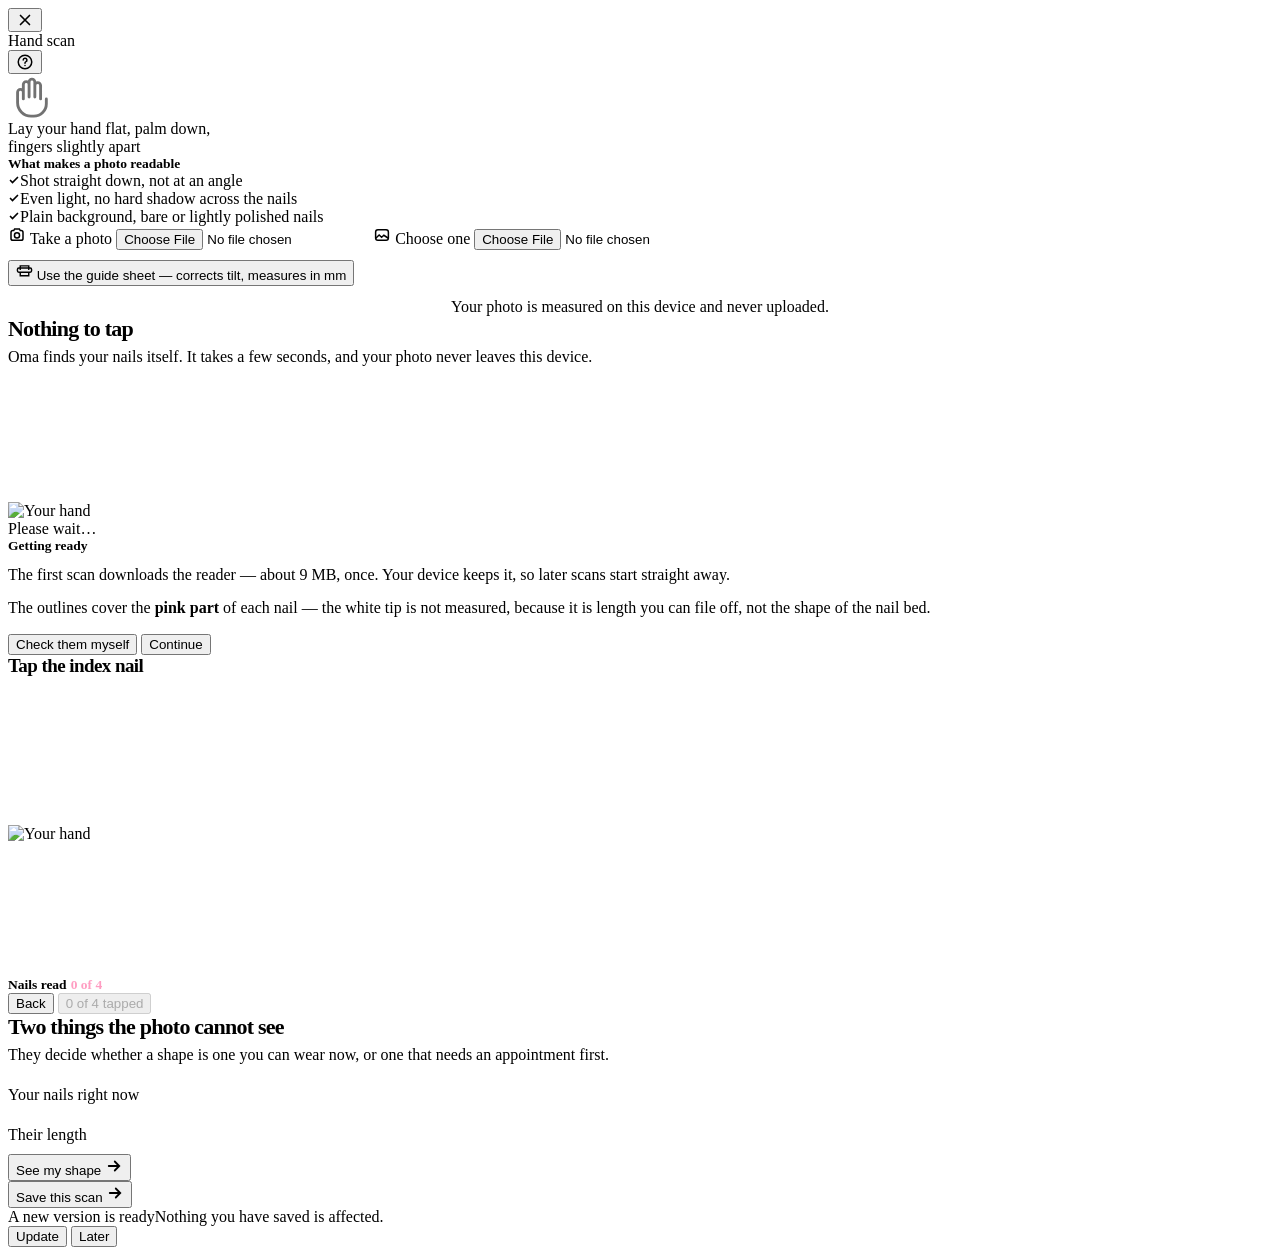
<file: p2_body.html>
<body>
<div id="shell">
  <div id="col">
    <div id="getapp" role="complementary" aria-label="Get the Oma app"></div>
    <div id="view"></div>
  </div>
  <nav id="nav" class="hidden"></nav>
</div>

<!-- ═══ the scan, five steps, its own screen ═══════════════════════════ -->
<div id="scan">
  <div class="scanhead">
    <button class="iconbtn" id="scanClose" aria-label="Close the scan">
      <svg viewBox="0 0 24 24" width="18" height="18" fill="none" stroke="currentColor" stroke-width="2.2" stroke-linecap="round"><path d="M6 6l12 12M18 6 6 18"/></svg>
    </button>
    <div class="t" id="scanTitle">Hand scan</div>
    <button class="iconbtn" id="scanHelp" aria-label="How to take the photo">
      <svg viewBox="0 0 24 24" width="18" height="18" fill="none" stroke="currentColor" stroke-width="2" stroke-linecap="round"><circle cx="12" cy="12" r="9"/><path d="M9.6 9.4a2.5 2.5 0 1 1 3.3 2.4c-.6.2-.9.8-.9 1.4v.3M12 16.6v.1"/></svg>
    </button>
  </div>

  <!-- 0 · the photo ------------------------------------------------- -->
  <section class="step live" data-step="0">
    <div class="scanbody" style="display:flex;flex-direction:column">
      <div class="frame">
        <div class="dash"></div><i class="c tl"></i><i class="c tr"></i><i class="c bl"></i><i class="c br"></i>
        <div class="mid">
          <svg viewBox="0 0 24 24" width="46" height="46" fill="none" stroke="currentColor" opacity=".55" stroke-width="1.5" stroke-linecap="round"><path d="M8 13V5.5a1.5 1.5 0 0 1 3 0V12m0-.5V4.2a1.5 1.5 0 0 1 3 0V12m0-.2V6a1.5 1.5 0 0 1 3 0v7m-9 0V9.5a1.5 1.5 0 0 0-3 0V15a7 7 0 0 0 7 7h1.5a6.5 6.5 0 0 0 6.5-6.5V13"/></svg>
          <div>Lay your hand flat, palm down,<br>fingers slightly apart</div>
        </div>
        <div class="hint"><span id="capBusy" hidden></span></div>
      </div>
      <div id="capErr" class="note warn" hidden style="margin-top:14px"></div>
      <div class="glass">
        <div style="font-size:13.5px;font-weight:700">What makes a photo readable</div>
        <div class="stack gap10 mt12">
          <div class="tick done"><i><svg viewBox="0 0 24 24" width="12" height="12" fill="none" stroke="currentColor" stroke-width="3.4" stroke-linecap="round"><path d="M5 13l4 4 10-10"/></svg></i>Shot straight down, not at an angle</div>
          <div class="tick done"><i><svg viewBox="0 0 24 24" width="12" height="12" fill="none" stroke="currentColor" stroke-width="3.4" stroke-linecap="round"><path d="M5 13l4 4 10-10"/></svg></i>Even light, no hard shadow across the nails</div>
          <div class="tick done"><i><svg viewBox="0 0 24 24" width="12" height="12" fill="none" stroke="currentColor" stroke-width="3.4" stroke-linecap="round"><path d="M5 13l4 4 10-10"/></svg></i>Plain background, bare or lightly polished nails</div>
        </div>
      </div>
    </div>
    <div class="scanfoot">
      <div class="btnrow">
        <label class="btn filebtn">
          <svg viewBox="0 0 24 24" width="18" height="18" fill="none" stroke="currentColor" stroke-width="2" stroke-linecap="round"><path d="M4 8.5A2.5 2.5 0 0 1 6.5 6h1.2l1.1-2h6.4l1.1 2h1.2A2.5 2.5 0 0 1 20 8.5v8A2.5 2.5 0 0 1 17.5 19h-11A2.5 2.5 0 0 1 4 16.5v-8Z"/><circle cx="12" cy="12.5" r="3.4"/></svg>
          Take a photo
          <input type="file" id="camIn" accept="image/*" capture="environment">
        </label>
        <label class="btn ghost filebtn">
          <svg viewBox="0 0 24 24" width="18" height="18" fill="none" stroke="currentColor" stroke-width="2" stroke-linecap="round"><rect x="3.5" y="5" width="17" height="14" rx="3"/><path d="m4 16 4.2-4 3.3 3 3-2.6L20 16"/></svg>
          Choose one
          <input type="file" id="fileIn" accept="image/*,.heic,.HEIC,.heif,.avif">
        </label>
      </div>
      <button class="btn ghost sm" id="sheetLink" style="margin-top:10px">
        <svg viewBox="0 0 24 24" width="17" height="17" fill="none" stroke="currentColor" stroke-width="2" stroke-linecap="round"><path d="M6 9V4h12v5M6 18h12v-5H6v5ZM6 13H4a2 2 0 0 1-2-2V9a2 2 0 0 1 2-2h16a2 2 0 0 1 2 2v2a2 2 0 0 1-2 2h-2"/></svg>
        Use the guide sheet — corrects tilt, measures in mm
      </button>
      <div class="small faint" style="text-align:center;margin-top:12px">Your photo is measured on this device and never uploaded.</div>
    </div>
  </section>

  <!-- 1 · the automatic read ---------------------------------------- -->
  <section class="step" data-step="1">
    <div class="scanbody">
      <div style="font-size:22px;font-weight:800;letter-spacing:-.035em">Nothing to tap</div>
      <div class="small sub" style="margin-top:6px">Oma finds your nails itself. It takes a
        few seconds, and your photo never leaves this device.</div>
      <div class="stagewrap" id="stage3">
        <img id="photo3" alt="Your hand">
        <svg id="ov3" preserveAspectRatio="none"></svg>
        <div class="scanline"></div>
        <div class="scanwait"><span>Please wait…</span></div>
      </div>
      <div class="glass" id="autoWork">
        <div class="rowbetween">
          <span style="font-size:13.5px;font-weight:700" id="autoSay">Getting ready</span>
        </div>
        <div class="bar"><i id="autoBar" style="width:0%"></i></div>
        <div class="small faint" style="margin-top:12px">The first scan downloads the
          reader — about 9 MB, once. Your device keeps it, so later scans start
          straight away.</div>
      </div>
      <div class="small faint" style="margin-top:12px;line-height:1.5">The outlines
        cover the <b>pink part</b> of each nail — the white tip is not measured, because
        it is length you can file off, not the shape of the nail bed.</div>
      <div id="autoNote" class="hidden" style="margin-top:14px"></div>
      <!-- Off unless somebody opens the app with ?timing=1. Nobody using Oma
           ever sees this; it exists so a scan on a real phone on real mobile
           data produces numbers instead of "it felt slow". -->
      <div id="autoTiming" class="hidden"></div>
    </div>
    <div class="scanfoot hidden" id="autoFoot">
      <div class="btnrow">
        <button class="btn ghost" id="autoFix">Check them myself</button>
        <button class="btn" id="autoGo">Continue</button>
      </div>
    </div>
  </section>

  <!-- 2 · check the outlines (only if she wants to) ------------------ -->
  <section class="step" data-step="2">
    <div class="scanbody">
      <div style="font-size:19px;font-weight:800;letter-spacing:-.03em" id="markTitle">Tap the index nail</div>
      <div class="small sub" style="margin-top:4px;line-height:1.5" id="markHelp"></div>
      <div id="sheetChip" class="hidden" style="margin-top:12px"></div>
      <div class="stagewrap" id="stage">
        <img id="photo" alt="Your hand">
        <svg id="ov" preserveAspectRatio="none"></svg>
        <div id="loupe"><canvas id="loupeC" width="132" height="132"></canvas></div>
      </div>
      <div class="ftabs" id="fingerTabs"></div>
      <div class="glass">
        <div class="rowbetween">
          <span style="font-size:13.5px;font-weight:700">Nails read</span>
          <span style="font-size:13.5px;font-weight:800;color:#ff9dc2" id="readCount">0 of 4</span>
        </div>
        <div class="bar"><i id="readBar" style="width:0%"></i></div>
        <div class="stack gap10 mt16" id="readList"></div>
      </div>
    </div>
    <div class="scanfoot">
      <div class="btnrow">
        <button class="btn ghost" id="markBack">Back</button>
        <button class="btn" id="markNext" disabled>0 of 4 tapped</button>
      </div>
    </div>
  </section>

  <!-- Proportions is gone. It asked people to drag a line up the middle
       finger and another across the palm, to produce finger_to_palm. The
       hand model measures both from the skeleton — knuckle to tip, and
       across the knuckles — so the step had nothing left to ask for. -->

  <!-- 3 · two questions --------------------------------------------- -->
  <section class="step" data-step="3">
    <div class="scanbody">
      <div style="font-size:22px;font-weight:800;letter-spacing:-.035em">Two things the photo cannot see</div>
      <div class="small sub" style="margin-top:6px">They decide whether a shape is one you can wear now, or one that needs an appointment first.</div>
      <div class="eyebrow" style="color:var(--sc-faint);margin:22px 0 10px">Your nails right now</div>
      <div id="qNatural"></div>
      <div class="eyebrow" style="color:var(--sc-faint);margin:22px 0 10px">Their length</div>
      <div id="qLength"></div>
    </div>
    <div class="scanfoot">
      <button class="btn" id="finish">
        See my shape
        <svg viewBox="0 0 24 24" width="18" height="18" fill="none" stroke="currentColor" stroke-width="2.4" stroke-linecap="round"><path d="M5 12h13M13 6l6 6-6 6"/></svg>
      </button>
    </div>
  </section>

  <!-- 4 · the answer ------------------------------------------------- -->
  <section class="step" data-step="4">
    <div class="scanbody" style="padding:0" id="resultHost"></div>
    <div class="scanfoot">
      <button class="btn" id="saveScan">
        Save this scan
        <svg viewBox="0 0 24 24" width="18" height="18" fill="none" stroke="currentColor" stroke-width="2.4" stroke-linecap="round"><path d="M5 12h13M13 6l6 6-6 6"/></svg>
      </button>
    </div>
  </section>
</div>

<div id="updbar" class="hidden" role="status">
  <div class="t">A new version is ready<span>Nothing you have saved is affected.</span></div>
  <button id="updGo">Update</button>
  <button id="updNo" class="x" aria-label="Not now">Later</button>
</div>
<div id="toast" role="status" aria-live="polite"></div>
</file>
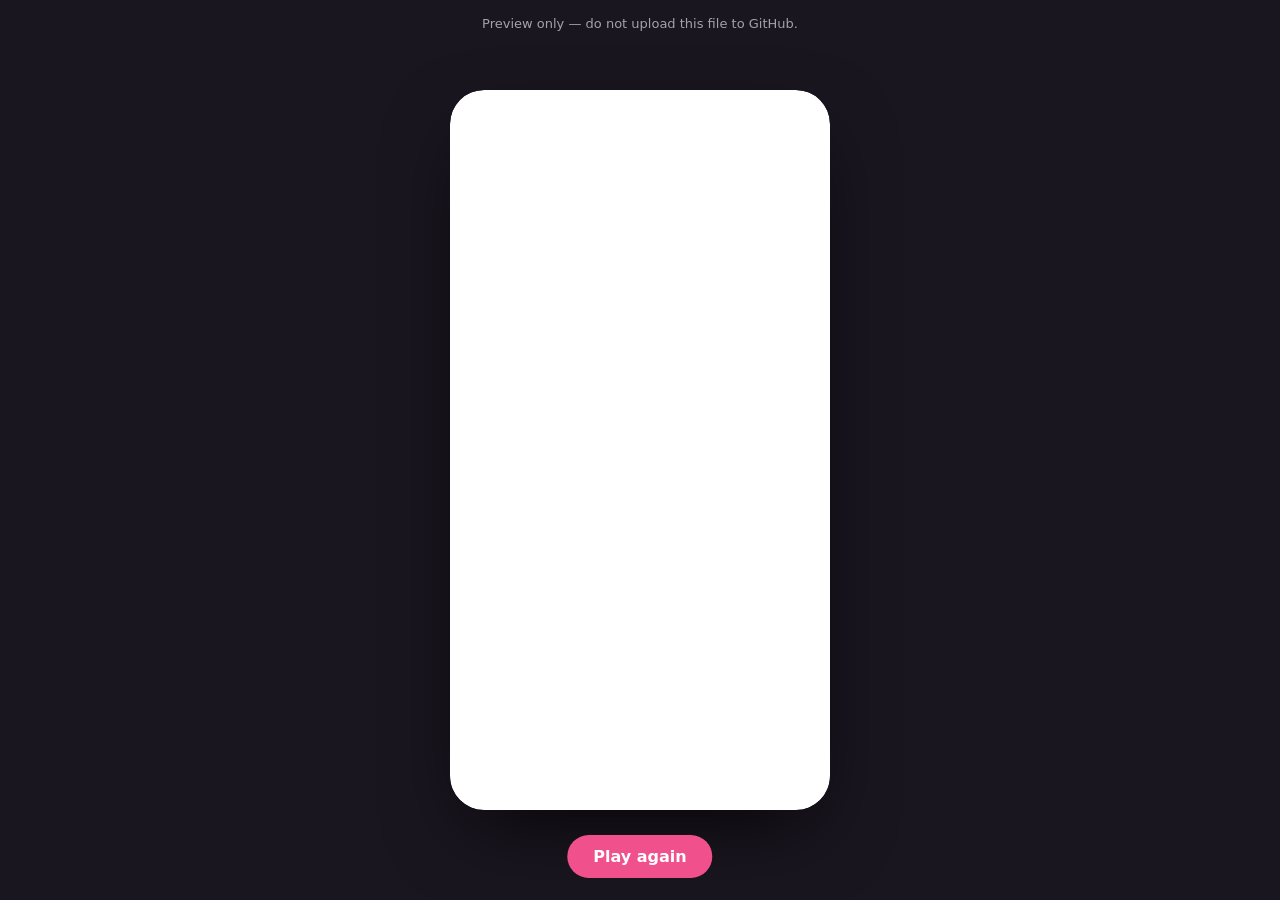
<file: PREVIEW-animation.html>
<!doctype html><html lang="en"><head><meta charset="utf-8">
<meta name="viewport" content="width=device-width,initial-scale=1">
<title>Oma — the 7.5s reveal (preview only)</title>
<style>
html,body{margin:0;height:100%;background:#1a1620;color:#fff;
  font-family:system-ui,sans-serif;display:grid;place-items:center}
#frame{position:relative;width:min(94vw,380px);height:min(80vh,760px);
  border-radius:34px;overflow:hidden;background:#14101a;
  box-shadow:0 30px 80px -20px rgba(0,0,0,.8)}
#scan{position:absolute;inset:0;background:#14101a}
button{position:fixed;bottom:22px;left:50%;transform:translateX(-50%);
  padding:12px 26px;border:0;border-radius:99px;font:inherit;font-weight:700;
  background:#f0518d;color:#fff;cursor:pointer}
p.n{position:fixed;top:16px;left:0;right:0;text-align:center;font-size:13px;
  opacity:.6;margin:0}
</style></head><body>
<p class="n">Preview only — do not upload this file to GitHub.</p>
<div id="frame"><div id="scan" class="live"></div></div>
<button id="go">Play again</button>
<script>
const scanEl = document.getElementById("scan");
const S = { last: {} };
/* ══ the reveal ══════════════════════════════════════
   Seven and a half seconds between "See my shape" and the answer.

   A builder walks a straight road with his toolbox, dragging a tape
   measure behind him, and measures everything he passes.

   It is theatre — the measuring finished the moment she pressed the
   button — so the one rule here is that the theatre never CLAIMS
   anything. No percentages climbing, no "analysing", no invented
   progress bar. A man walking is a man walking; nobody can be misled by
   it.

   The 3D is real, not painted: the road is a plane laid down in
   perspective, and the things beside it are billboards at their own
   depths, so they grow and spread as they come at the camera. Done with
   CSS transforms rather than a 3D engine, because the engine plus a
   model is most of a megabyte on a page people load on paid-for data.

   Kamsy, 9 Sep 2026, in order: "a 2d animation of a measuring tape in a
   white background moving around" → "let the animation be 3d" → "like a
   builder with a toolbox then he is just dragging the measuring tape
   around measuring everything on a straight road". Full length, no skip.
                                                                        */

const REVEAL_MS = 7500;
const RV_STEP = 560;                      // one pace, ms — everything times off this

/* Where each thing sits beside the road and how far back it starts.
   x is across the road, z is depth: more negative is further away. */
/* Everything lives ON the road plane, in the plane's own coordinates:
   y 0 is the far end, y 2600 is under the camera, and TRAVEL is how far
   the world slides in the seven and a half seconds. A prop is level with
   him when its y reaches HIS_Y, which is where the bracket is timed to. */
const RV_TRAVEL = 1900;
const RV_HIS_Y  = 1650;
const RV_PROPS = [
  { x:  168, y:   60, kind: "bricks" },
  { x: -172, y:  420, kind: "post"   },
  { x:  172, y:  780, kind: "bucket" },
  { x: -168, y: 1140, kind: "bricks" },
  { x:  170, y: 1500, kind: "post"   },
];

let revealHost = null, revealTimer = 0;

function buildReveal() {
  if (revealHost) return revealHost;

  const css = document.createElement("style");
  css.textContent = `
#reveal{position:absolute;inset:0;z-index:20;display:none;background:#fff;
  overflow:hidden;perspective:1000px;perspective-origin:50% 44%}
#reveal.live{display:flex}
@media (min-width:900px){#reveal{border-radius:34px}}
#reveal .rvWorld{position:absolute;inset:0;transform-style:preserve-3d}

/* ── the road ──────────────────────────────────────────────────────
   One plane, hinged along its top edge at the horizon and tipped down
   toward the camera, so its far end is the vanishing point and its near
   end runs off the bottom of the screen. Everything else in the scene
   is a CHILD of this plane and is stood upright again with an equal and
   opposite rotateX — which is why the props sit on the road properly
   and get their perspective for free instead of being faked. */
#reveal .rvRoad{position:absolute;left:50%;top:44%;width:700px;height:2600px;
  margin-left:-350px;transform-origin:50% 0;transform:rotateX(80deg);
  transform-style:preserve-3d}
/* The tarmac is painted on its OWN layer inside the plane, never on the
   plane itself. A mask (like a filter, or opacity) forces an element back
   to transform-style:flat — put it on .rvRoad and every child stops
   standing up and lies down on the road instead. That cost an hour. */
#reveal .rvSurface{position:absolute;inset:0;
  background:
    repeating-linear-gradient(0deg,#b3a7c6 0 92px,transparent 92px 190px)
      50% 0/10px 190px repeat-y,
    linear-gradient(90deg,rgba(255,255,255,0) 0 32%,#c8bed9 32% 33.1%,
                    #e6e0ee 33.1% 66.9%,#c8bed9 66.9% 68%,rgba(255,255,255,0) 68%);
  -webkit-mask-image:linear-gradient(180deg,transparent 0,#000 22%);
  mask-image:linear-gradient(180deg,transparent 0,#000 22%)}
#reveal.live .rvSurface{animation:rvRoll ${REVEAL_MS}ms linear both}
@keyframes rvRoll{from{background-position:50% 0,0 0}
                  to  {background-position:50% ${RV_TRAVEL}px,0 0}}

/* The tape, lying flat on the tarmac and running back out of shot
   behind him. Its graduations scroll at exactly the road's rate, which
   is what sells it as being dragged rather than drawn. */
#reveal .rvTape{position:absolute;left:50%;top:0;width:26px;height:100%;
  margin-left:30px;
  background:
    repeating-linear-gradient(0deg,#b03a66 0 1.8px,transparent 1.8px 30px)
      0 0/14px 30px repeat-y,
    repeating-linear-gradient(0deg,#b03a66 0 2.2px,transparent 2.2px 150px)
      0 0/24px 150px repeat-y,
    linear-gradient(90deg,#ff9cc3,#ffd0e3 40%,#ffb2d0)}
#reveal.live .rvTape{animation:rvTape ${REVEAL_MS}ms linear both}
@keyframes rvTape{from{background-position:0 0,0 0,0 0}
                  to  {background-position:0 ${RV_TRAVEL}px,0 ${RV_TRAVEL}px,0 0}}

/* ── things beside the road ────────────────────────────────────────
   Each one is stood up out of the road plane and slid along it. */
#reveal .rvProp{position:absolute;left:50%;top:0;transform-origin:50% 100%;
  transform-style:preserve-3d;}
#reveal.live .rvProp{animation:rvProp ${REVEAL_MS}ms linear both}
@keyframes rvProp{
  from{transform:translateX(calc(-50% + var(--x))) translateY(var(--y)) rotateX(-80deg)}
  to  {transform:translateX(calc(-50% + var(--x)))
                 translateY(calc(var(--y) + ${RV_TRAVEL}px)) rotateX(-80deg)}
}
/* The bracket that snaps over a thing as he draws level with it. Its
   delay is worked out from that prop's own depth, so each one is
   marked as it passes rather than on a timer that only looks right
   once. */
#reveal .rvMark{position:absolute;left:50%;bottom:100%;transform:translateX(-50%);
  margin-bottom:7px;white-space:nowrap;opacity:0}
#reveal.live .rvMark{animation:rvMark 900ms ease-out both}
@keyframes rvMark{
  0%  {opacity:0;transform:translateX(-50%) translateY(7px) scale(.86)}
  22% {opacity:1;transform:translateX(-50%) translateY(0) scale(1)}
  72% {opacity:1}
  100%{opacity:0}
}

/* ── the builder ───────────────────────────────────────────────────
   He walks on the spot and the world comes to him, which is how every
   side-on walk has been done since sprites, and it keeps him in frame
   and in focus for the whole seven seconds. */
#reveal .rvGuy{position:absolute;left:50%;top:0;width:170px;height:224px;
  transform-origin:50% 100%;transform-style:preserve-3d;
  transform:translateX(calc(-50% + 74px)) translateY(${RV_HIS_Y}px) rotateX(-80deg)}
#reveal.live .rvGuy{animation:rvGuyIn 800ms ease-out both}
@keyframes rvGuyIn{
  from{opacity:0;transform:translateX(calc(-50% + 4px))
       translateY(${RV_HIS_Y}px) rotateX(-80deg)}
  to  {opacity:1;transform:translateX(calc(-50% + 74px))
       translateY(${RV_HIS_Y}px) rotateX(-80deg)}
}
#reveal .rvGuy svg{width:170px;height:224px;overflow:visible}
#reveal .rvGuy g{transform-box:fill-box}
/* Every limb swings off the same pace, so the walk stays in step with
   the road no matter what the pace is set to. */
#reveal.live .rvBob {animation:rvBob ${RV_STEP / 2}ms ease-in-out infinite;
                     transform-origin:50% 100%}
#reveal.live .rvLegA{animation:rvSwingA ${RV_STEP}ms ease-in-out infinite;
                     transform-origin:50% 6%}
#reveal.live .rvLegB{animation:rvSwingB ${RV_STEP}ms ease-in-out infinite;
                     transform-origin:50% 6%}
#reveal.live .rvArmA{animation:rvArmA ${RV_STEP}ms ease-in-out infinite;
                     transform-origin:50% 8%}
#reveal.live .rvArmB{animation:rvArmB ${RV_STEP}ms ease-in-out infinite;
                     transform-origin:50% 8%}
@keyframes rvBob   {0%,100%{transform:translateY(0)}50%{transform:translateY(-4px)}}
@keyframes rvArmA  {0%,100%{transform:rotate(-9deg)}50%{transform:rotate(9deg)}}
@keyframes rvSwingA{0%,100%{transform:translateY(0) rotate(3deg)}
                    50% {transform:translateY(-7px) rotate(-3deg)}}
@keyframes rvSwingB{0%,100%{transform:translateY(-7px) rotate(-3deg)}
                    50% {transform:translateY(0) rotate(3deg)}}
/* The toolbox arm barely moves — a loaded arm hangs, it does not swing,
   and letting it swing like the other one was the single thing that
   made him read as skipping rather than working. */
@keyframes rvArmB  {0%,100%{transform:rotate(3deg)}50%{transform:rotate(-3deg)}}

/* ── the close ─────────────────────────────────────────────────────
   The whole scene lifts away rather than cutting, so the result screen
   arrives on a movement instead of a jump cut. */
#reveal.live .rvWorld{animation:rvOut ${REVEAL_MS}ms ease-in both}
@keyframes rvOut{
  0%  {opacity:0;transform:scale(1.04)}
  6%  {opacity:1;transform:scale(1)}
  86% {opacity:1;transform:scale(1)}
  100%{opacity:0;transform:scale(1.14)}
}

/* A phone asking for less movement waits the same 7.5 seconds and still
   gets the scene — the road stops rolling and the walk stops cycling. */
@media (prefers-reduced-motion:reduce){
  #reveal.live .rvRoad,#reveal.live .rvTape,#reveal.live .rvProp,
  #reveal.live .rvMark,#reveal.live .rvBob,#reveal.live .rvLegA,
  #reveal.live .rvLegB,#reveal.live .rvArmA,#reveal.live .rvArmB{
    animation:none!important}
  #reveal.live .rvMark{opacity:1}
  #reveal.live .rvProp{transform:translateX(calc(-50% + var(--x)))
                       translateY(calc(var(--y) + 1500px)) rotateX(-80deg)}
}`;
  document.head.appendChild(css);

  const host = document.createElement("div");
  host.id = "reveal";
  host.setAttribute("aria-hidden", "true");
  host.innerHTML = `<div class="rvWorld">
    <div class="rvRoad">
      <div class="rvSurface"><div class="rvTape"></div></div>
      ${RV_PROPS.map(rvProp).join("")}
      <div class="rvGuy">${RV_BUILDER}</div>
    </div>
  </div>`;

  scanEl.appendChild(host);
  revealHost = host;
  return host;
}

/* One thing beside the road, plus the moment it gets measured. A prop
   travels 2320px over the run, so the instant it draws level with him
   (z ≈ +240, where he stands) is a straight proportion of the run and
   the bracket is delayed to land exactly there. */
function rvProp(p) {
  const at = (RV_HIS_Y - p.y) / RV_TRAVEL;               // 0‥1 through the run
  const delay = Math.round(Math.max(0, Math.min(.9, at)) * REVEAL_MS) - 300;
  return `<div class="rvProp" style="--x:${p.x}px;--y:${p.y}px">
    ${RV_SHAPE[p.kind]}
    <div class="rvMark" style="animation-delay:${Math.max(0, delay)}ms">
      ${RV_BRACKET}
    </div>
  </div>`;
}

/* The bracket is deliberately blank between its ends. A number here
   would be a measurement of a drawing of a brick, presented next to a
   screen full of real ones. */
const RV_BRACKET = `<svg width="66" height="15" viewBox="0 0 66 15" aria-hidden="true">
  <path d="M3 3v9M63 3v9M3 7.5h60" stroke="#f0518d" stroke-width="2.2"
        stroke-linecap="round" fill="none"/>
  <circle cx="33" cy="7.5" r="3.6" fill="#f0518d"/>
</svg>`;

const RV_SHAPE = {
  bricks: `<svg width="74" height="46" viewBox="0 0 74 46" aria-hidden="true">
    <g fill="#ffb2d0" stroke="#e0759f" stroke-width="1.6">
      <rect x="1" y="30" width="34" height="14" rx="2"/>
      <rect x="37" y="30" width="34" height="14" rx="2"/>
      <rect x="10" y="16" width="34" height="14" rx="2"/>
      <rect x="46" y="16" width="24" height="14" rx="2"/>
      <rect x="19" y="2" width="34" height="14" rx="2"/>
    </g></svg>`,
  post: `<svg width="30" height="112" viewBox="0 0 30 112" aria-hidden="true">
    <rect x="11" y="16" width="8" height="94" fill="#d9d2e2"/>
    <rect x="1" y="1" width="28" height="22" rx="4" fill="#f0518d"/>
    <rect x="6" y="9" width="18" height="3.4" rx="1.7" fill="#fff"/>
  </svg>`,
  bucket: `<svg width="52" height="56" viewBox="0 0 52 56" aria-hidden="true">
    <path d="M9 16h34l-4 38H13Z" fill="#ffc9de" stroke="#e0759f" stroke-width="1.7"/>
    <rect x="5" y="10" width="42" height="8" rx="4" fill="#f0518d"/>
    <path d="M14 12a12 9 0 0 1 24 0" fill="none" stroke="#c9628c" stroke-width="2.2"/>
  </svg>`,
};

/* Seen from BEHIND, walking away down the road. He was drawn side-on
   first and it was wrong: a man in profile on a road that recedes reads
   as walking ACROSS it, not along it. From behind, his direction and the
   road's direction finally agree, and the tape trailing out of his hand
   toward the camera is the same tape lying on the tarmac. */
const RV_BUILDER = `<svg viewBox="0 0 150 196" aria-hidden="true">
  <g class="rvBob">
    <g class="rvLegA">
      <rect x="60" y="116" width="16" height="60" rx="7" fill="#d9739b"/>
      <rect x="57" y="172" width="22" height="12" rx="3" fill="#7a4a33"/>
    </g>
    <g class="rvLegB">
      <rect x="78" y="116" width="16" height="60" rx="7" fill="#f0518d"/>
      <rect x="75" y="172" width="22" height="12" rx="3" fill="#8d5639"/>
    </g>
    <!-- the arm that drags the tape -->
    <g class="rvArmA">
      <rect x="46" y="72" width="13" height="48" rx="6.5" fill="#e585ac"/>
      <circle cx="52.5" cy="119" r="7.5" fill="#e8b48e"/>
    </g>
    <!-- back, with the overall straps crossing it -->
    <rect x="52" y="62" width="50" height="62" rx="15" fill="#f0518d"/>
    <path d="M62 62l30 42M92 62L62 104" stroke="#ff9cc3" stroke-width="7"
          stroke-linecap="round" fill="none" opacity=".75"/>
    <rect x="58" y="56" width="38" height="14" rx="6" fill="#fff1f6"/>
    <circle cx="77" cy="44" r="17" fill="#e8b48e"/>
    <path d="M60 44a17 17 0 0 1 34 0Z" fill="#ffd166"/>
    <path d="M55 43h44a3.4 3.4 0 0 1 0 6.8H55a3.4 3.4 0 0 1 0-6.8Z" fill="#f7b733"/>
    <!-- the arm with the toolbox -->
    <g class="rvArmB">
      <rect x="95" y="72" width="13" height="46" rx="6.5" fill="#f0518d"/>
      <circle cx="101.5" cy="117" r="7.5" fill="#e8b48e"/>
      <g>
        <rect x="86" y="124" width="38" height="23" rx="4" fill="#c9628c"/>
        <rect x="86" y="124" width="38" height="6" rx="3" fill="#a8305c"/>
        <path d="M97 124a7 5.5 0 0 1 14 0" fill="none" stroke="#a8305c" stroke-width="2.4"/>
      </g>
    </g>
  </g>
</svg>`;

/* Show the scene for its full length, then run `then`. Nothing here is
   skippable, by request — but it does stand down if the scan is closed
   underneath it, so a stray timer can never yank a closed scan open. */
function revealThen(then) {
  let host;
  try { host = buildReveal(); }
  catch (e) { then(); return; }           // never trap her behind a broken effect

  clearTimeout(revealTimer);
  host.classList.remove("live");
  void host.offsetWidth;                  // restart the animations on a re-scan
  host.classList.add("live");

  /* resetScan() nulls S.last and every finish makes a fresh one, so this
     identity is enough to tell "still the scan that started me" from
     "she closed it and began another" without a counter of its own. */
  const mine = S.last;
  revealTimer = setTimeout(() => {
    host.classList.remove("live");
    if (S.last !== mine || !scanEl.classList.contains("live")) return;
    then();
  }, REVEAL_MS);
}

function stopReveal() {
  clearTimeout(revealTimer);
  if (revealHost) revealHost.classList.remove("live");
}

document.getElementById("go").addEventListener("click", () => {
  S.last = {};
  revealThen(() => {});
});
revealThen(() => {});
</script></body></html>
</file>
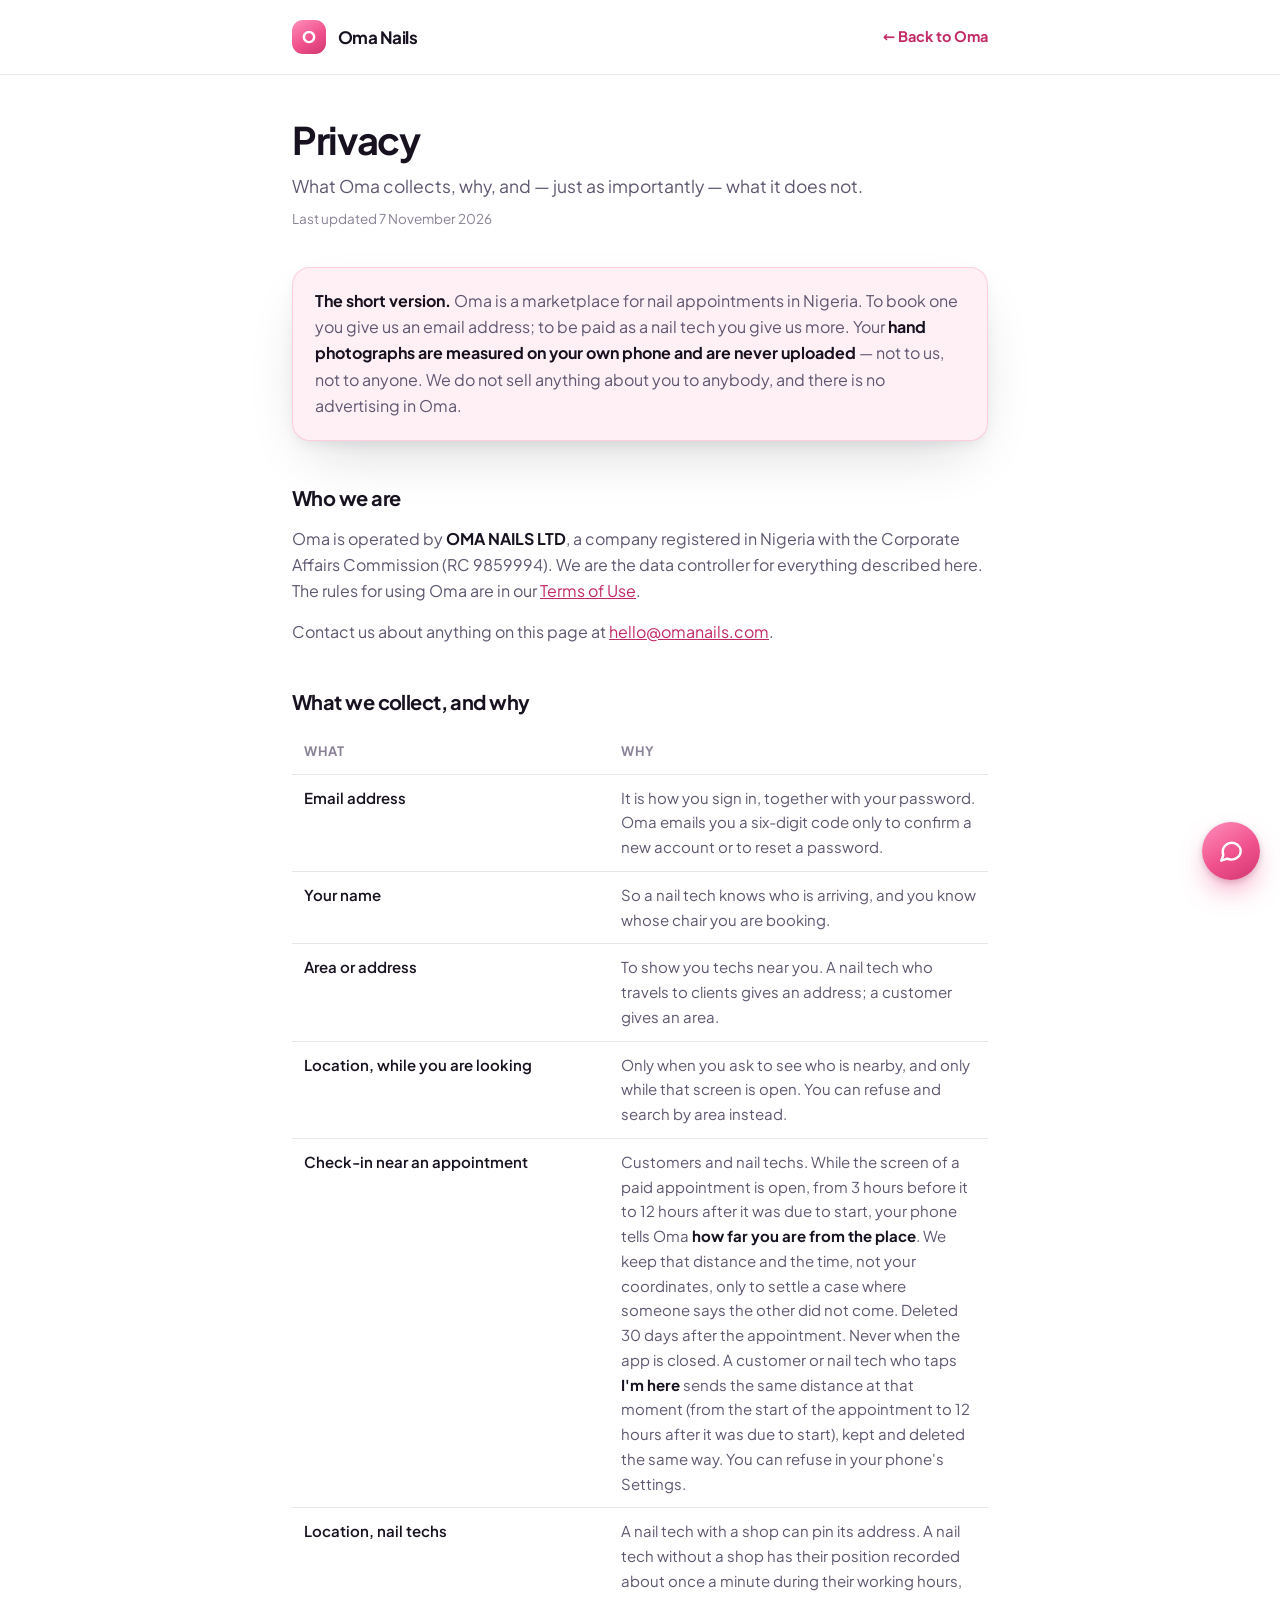
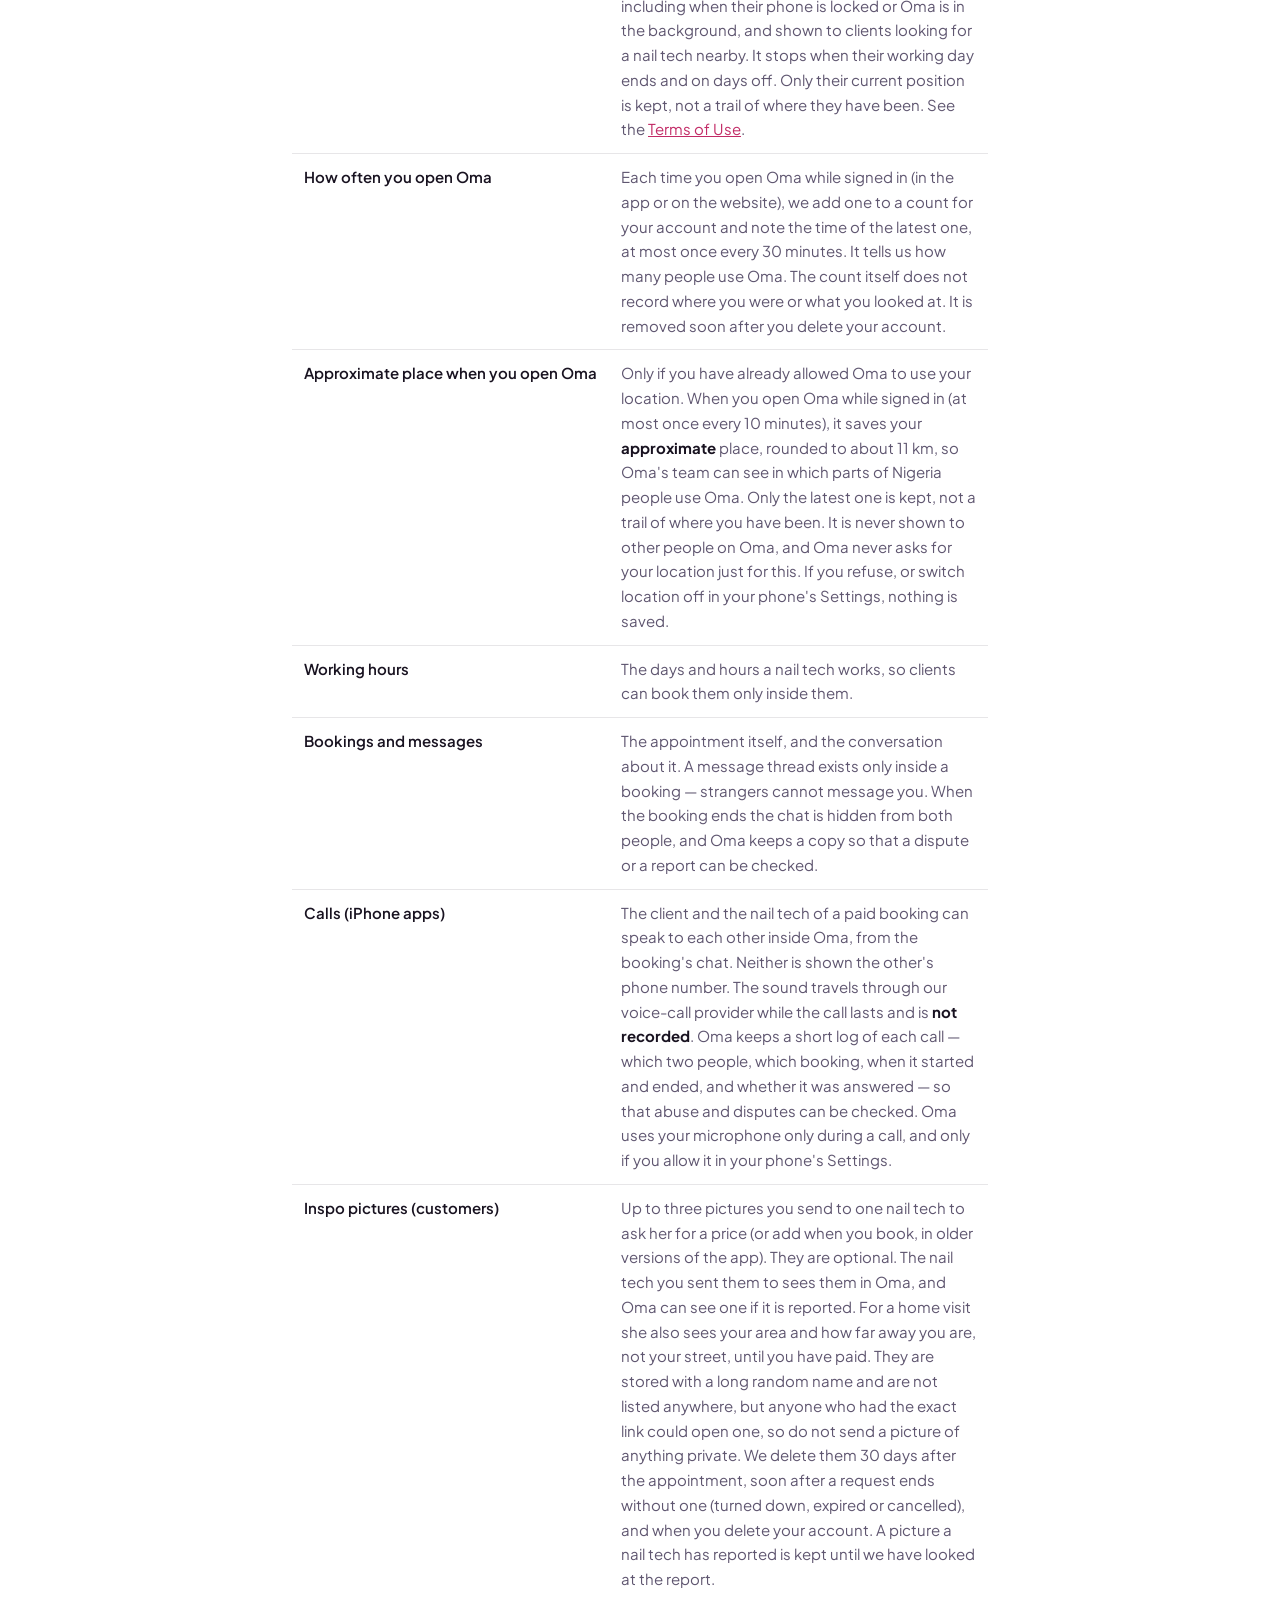
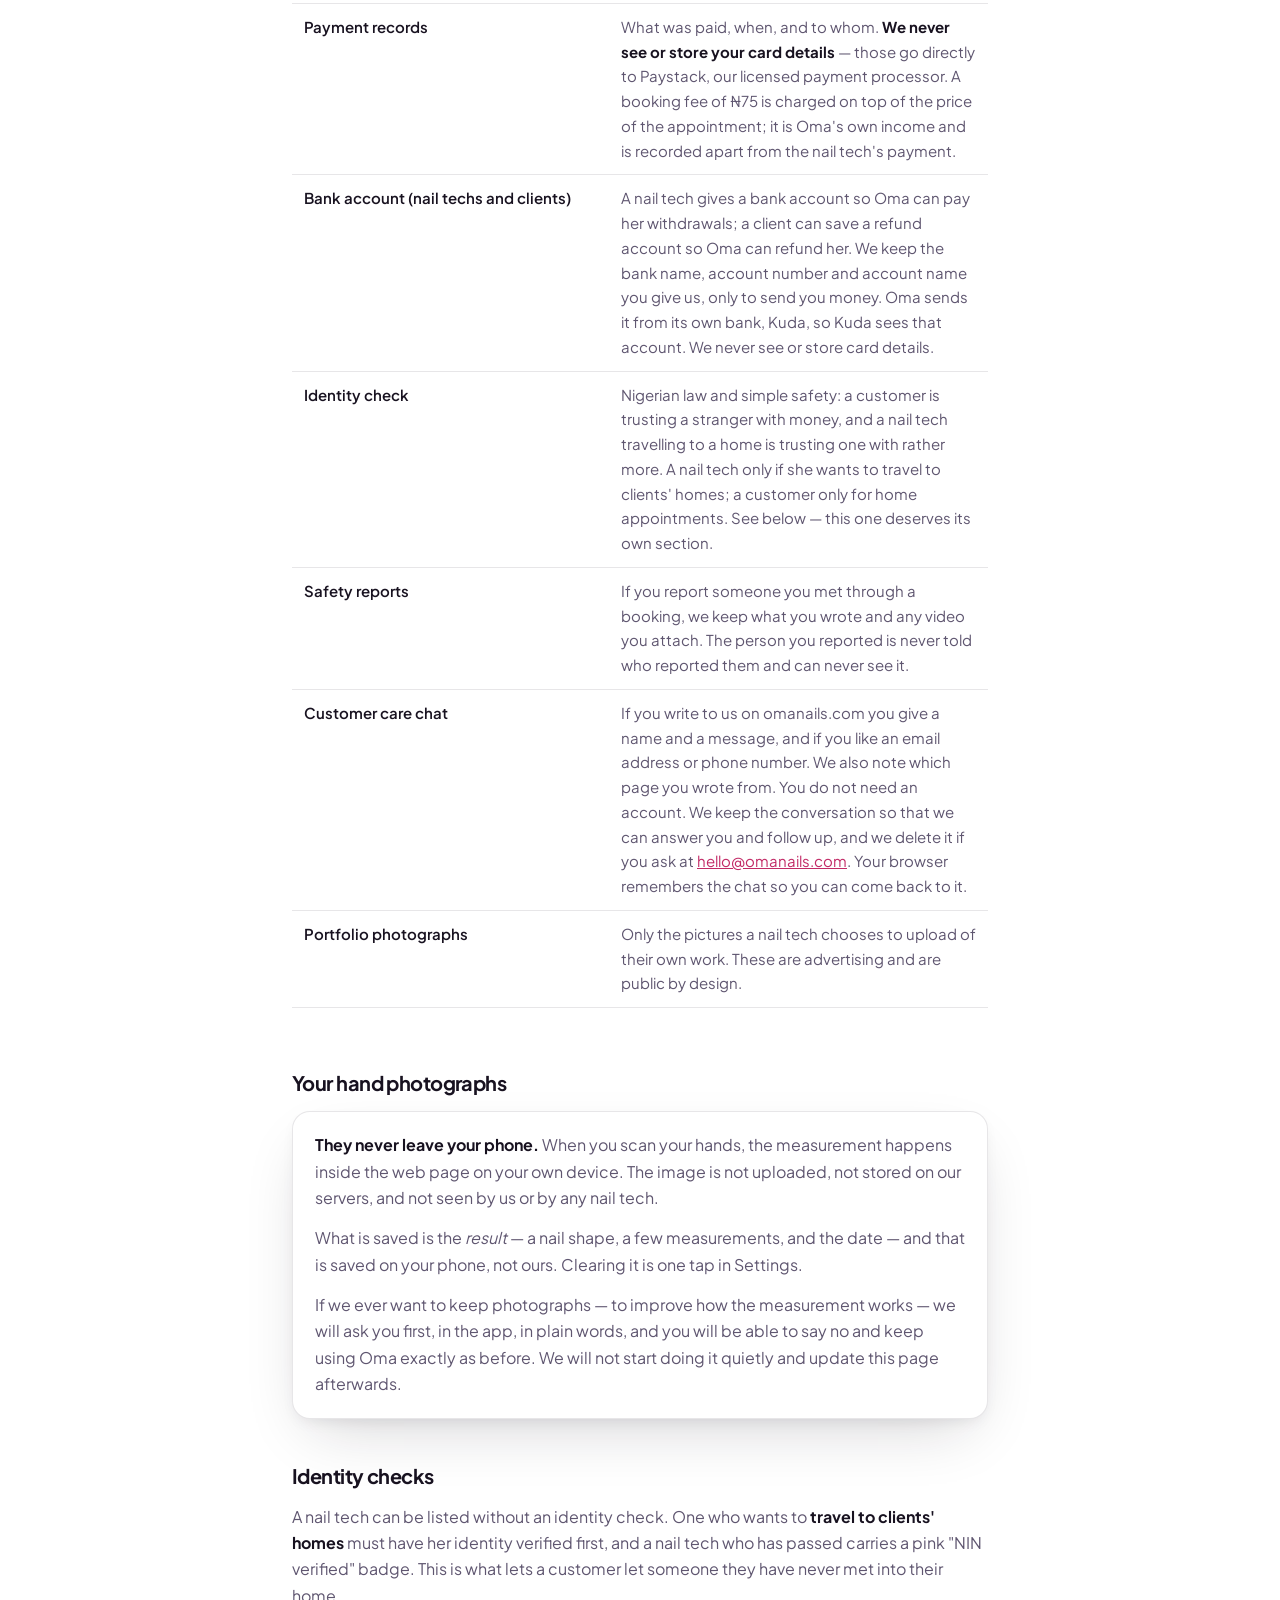
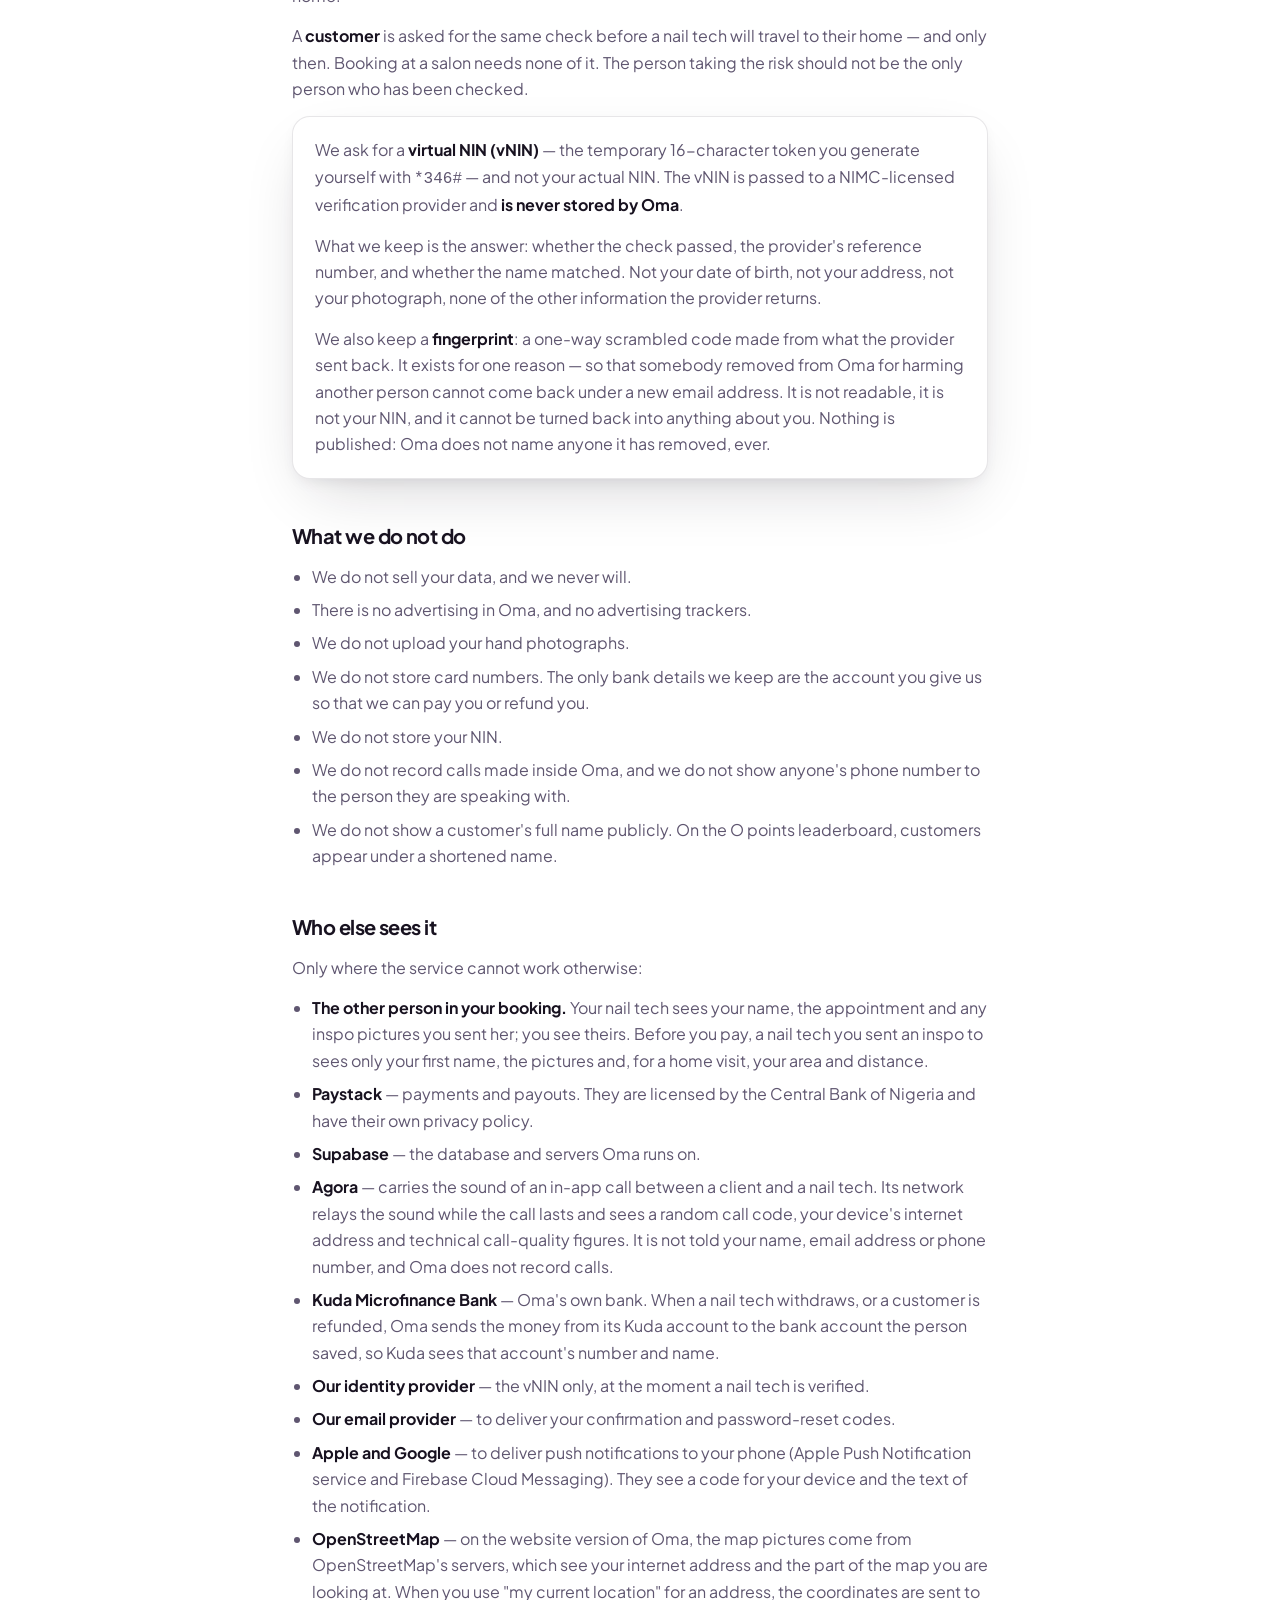
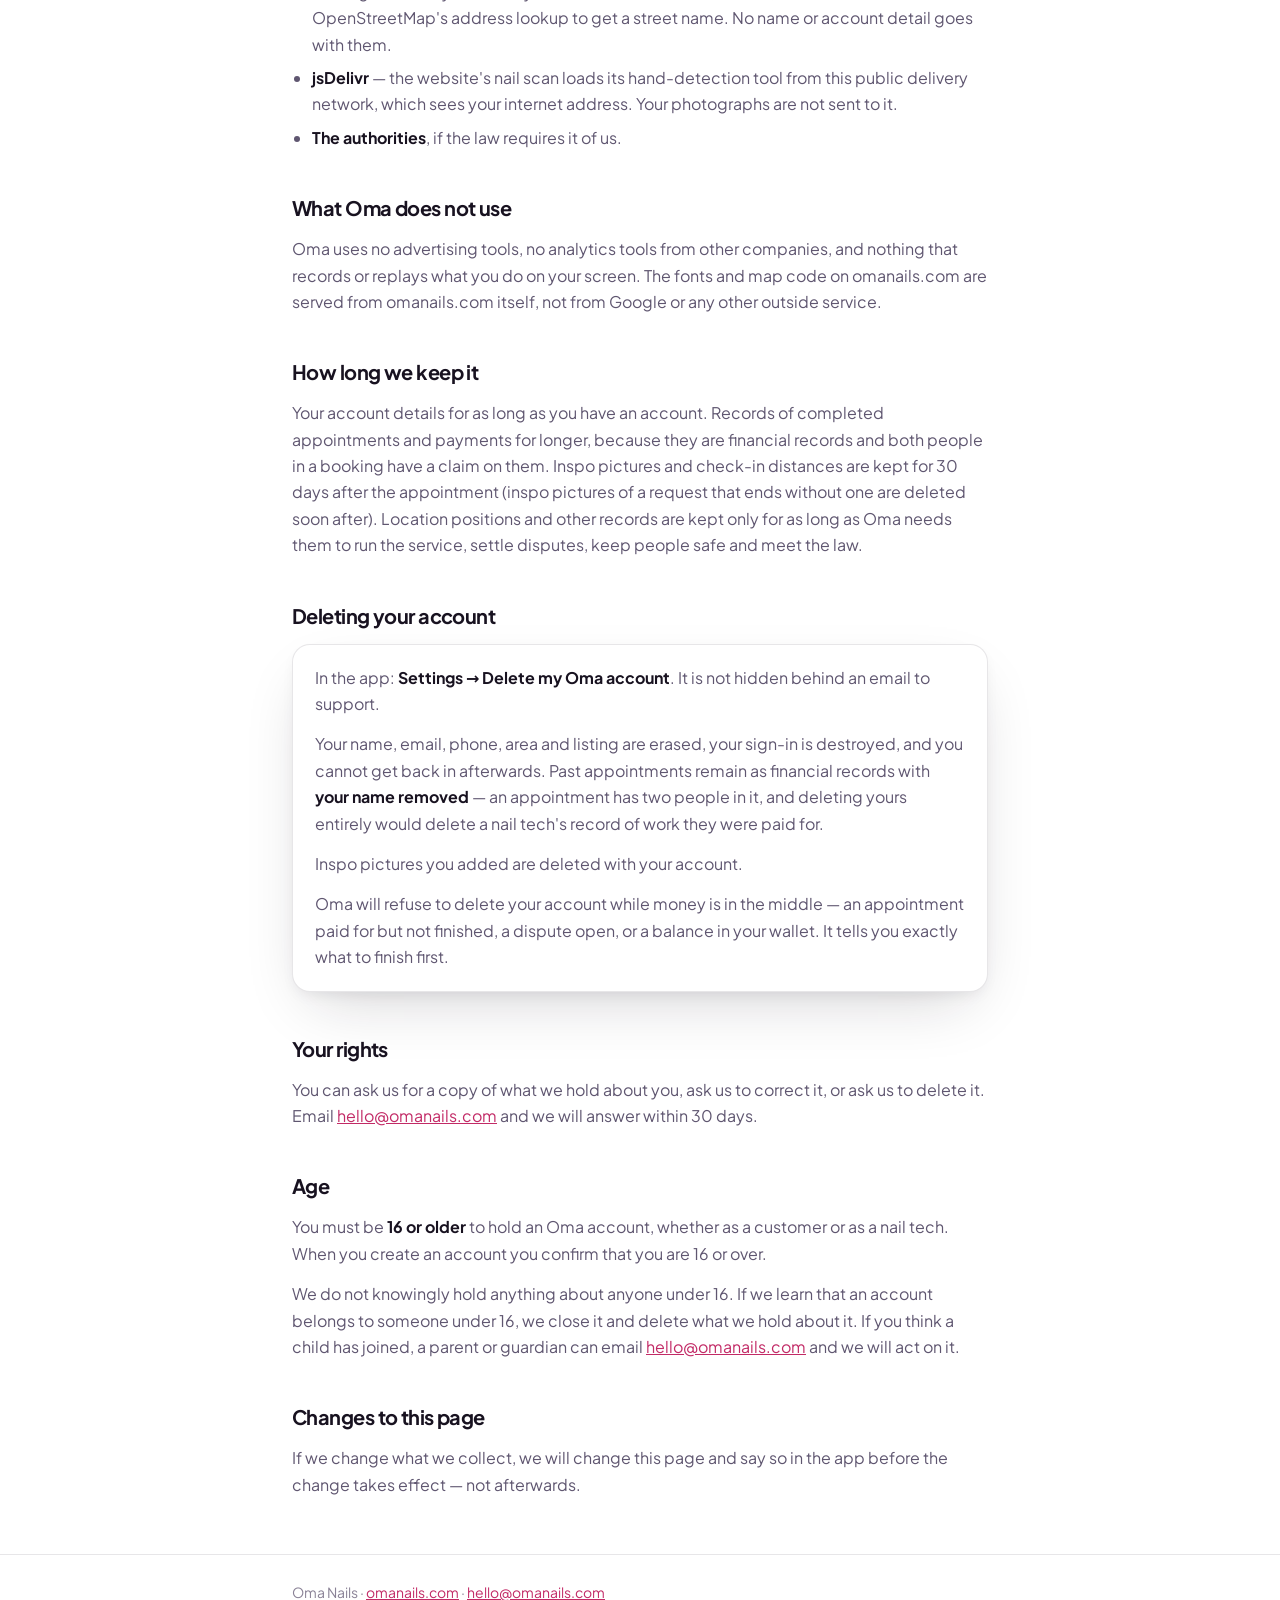
<file: privacy.html>
<!doctype html>
<html lang="en-NG">
<head>
<meta charset="utf-8">
<meta name="viewport" content="width=device-width,initial-scale=1,viewport-fit=cover">

<title>Privacy — Oma Nails</title>
<meta name="description" content="What Oma collects, why, and what it does not collect. Written from what the app actually does.">
<link rel="canonical" href="https://omanails.com/privacy.html">
<meta name="robots" content="index,follow">

<link rel="preload" href="/fonts/plus-jakarta-sans-latin-wght-normal.woff2" as="font" type="font/woff2" crossorigin>
<link rel="stylesheet" href="/fonts/plus-jakarta-sans.css">

<style>
/* Same tokens as index.html, so this reads as part of the site rather than
   a legal page bolted onto the side of it. Light first, overridden twice. */
:root{
  --bg:#ffffff; --bg2:#f7f5fa; --card:#ffffff; --ink:#181220; --sub:#5f5670;
  --faint:#8a8296; --line:rgba(24,18,32,.10);
  --pink:#f0518d; --pinkd:#c22a66; --tint:#fff0f6;
  --shadow:0 24px 60px -20px rgba(24,18,32,.20),0 6px 16px -6px rgba(24,18,32,.10);
}
@media (prefers-color-scheme:dark){
  :root:not([data-theme="light"]){
    --bg:#0a080d; --bg2:#110d16; --card:#17131e; --ink:#f7f4f9; --sub:#a79db3;
    --faint:#7b7186; --line:rgba(255,255,255,.10);
    --pink:#ff5f96; --pinkd:#ffa9c8; --tint:#2a1622;
    --shadow:0 24px 60px -20px rgba(0,0,0,.72),0 6px 16px -6px rgba(0,0,0,.5);
  }
}
:root[data-theme="dark"]{
  --bg:#0a080d; --bg2:#110d16; --card:#17131e; --ink:#f7f4f9; --sub:#a79db3;
  --faint:#7b7186; --line:rgba(255,255,255,.10);
  --pink:#ff5f96; --pinkd:#ffa9c8; --tint:#2a1622;
  --shadow:0 24px 60px -20px rgba(0,0,0,.72),0 6px 16px -6px rgba(0,0,0,.5);
}
*{box-sizing:border-box}
body{
  margin:0;background:var(--bg);color:var(--ink);
  font-family:"Plus Jakarta Sans",system-ui,-apple-system,"Segoe UI",Roboto,sans-serif;
  font-size:16px;line-height:1.65;-webkit-font-smoothing:antialiased;
  overflow-x:hidden;
}
.wrap{max-width:740px;margin:0 auto;padding:0 22px}
header{border-bottom:1px solid var(--line);padding:20px 0}
header .wrap{display:flex;align-items:center;gap:12px}
.mark{
  width:34px;height:34px;border-radius:11px;flex:none;
  background:linear-gradient(150deg,#ff8fba,#f0518d 55%,#d1376f);
  display:flex;align-items:center;justify-content:center;
  color:#fff;font-weight:800;font-size:16px;letter-spacing:-.03em;
}
header b{font-size:17px;letter-spacing:-.03em}
header a{margin-left:auto;color:var(--pinkd);text-decoration:none;font-weight:700;font-size:14.5px}
h1{font-size:clamp(28px,6vw,38px);letter-spacing:-.035em;line-height:1.12;margin:44px 0 10px}
.lede{font-size:17.5px;color:var(--sub);margin:0 0 8px}
.when{font-size:13.5px;color:var(--faint);margin:0 0 36px}
h2{font-size:20px;letter-spacing:-.028em;margin:40px 0 12px}
h3{font-size:16px;letter-spacing:-.02em;margin:26px 0 6px}
p,li{color:var(--sub)}
p{margin:0 0 14px}
ul{margin:0 0 14px;padding-left:20px}
li{margin-bottom:7px}
strong,b{color:var(--ink);font-weight:700}
a{color:var(--pinkd)}
.card{
  background:var(--card);border:1px solid var(--line);border-radius:18px;
  padding:20px 22px;margin:0 0 18px;box-shadow:var(--shadow);
}
.card.hi{background:var(--tint);border-color:rgba(240,81,141,.22)}
.card p:last-child,.card ul:last-child{margin-bottom:0}
table{width:100%;border-collapse:collapse;margin:0 0 18px;font-size:15px}
th,td{text-align:left;padding:11px 12px;border-bottom:1px solid var(--line);vertical-align:top}
th{font-size:13px;text-transform:uppercase;letter-spacing:.04em;color:var(--faint);font-weight:700}
td{color:var(--sub)}
td:first-child{color:var(--ink);font-weight:600;white-space:nowrap}
.scroll{overflow-x:auto;-webkit-overflow-scrolling:touch}
footer{border-top:1px solid var(--line);margin-top:56px;padding:26px 0 50px}
footer p{font-size:14px;color:var(--faint);margin:0}
@media (prefers-reduced-motion:reduce){*{animation:none!important;transition:none!important}}
</style>
<link rel="stylesheet" href="/care.css">
</head>
<body>

<header><div class="wrap">
  <span class="mark">O</span><b>Oma Nails</b>
  <a href="/">← Back to Oma</a>
</div></header>

<main class="wrap">

<h1>Privacy</h1>
<p class="lede">What Oma collects, why, and — just as importantly — what it does not.</p>
<p class="when">Last updated 7 November 2026</p>

<div class="card hi">
  <p><strong>The short version.</strong> Oma is a marketplace for nail
  appointments in Nigeria. To book one you give us an email address; to be paid
  as a nail tech you give us more. Your <strong>hand photographs are measured
  on your own phone and are never uploaded</strong> — not to us, not to anyone.
  We do not sell anything about you to anybody, and there is no advertising in
  Oma.</p>
</div>

<h2>Who we are</h2>
<p>Oma is operated by <strong>OMA NAILS LTD</strong>, a company registered in
Nigeria with the Corporate Affairs Commission (RC 9859994). We are the data
controller for everything described here. The rules for using Oma are in our
<a href="/terms.html">Terms of Use</a>.</p>
<p>Contact us about anything on this page at
<a href="mailto:hello@omanails.com">hello@omanails.com</a>.</p>

<h2>What we collect, and why</h2>

<div class="scroll"><table>
  <tr><th>What</th><th>Why</th></tr>
  <tr><td>Email address</td>
      <td>It is how you sign in, together with your password. Oma emails you a
          six-digit code only to confirm a new account or to reset a password.</td></tr>
  <tr><td>Your name</td>
      <td>So a nail tech knows who is arriving, and you know whose chair you
          are booking.</td></tr>
  <tr><td>Area or address</td>
      <td>To show you techs near you. A nail tech who travels to clients gives
          an address; a customer gives an area.</td></tr>
  <tr><td>Location, while you are looking</td>
      <td>Only when you ask to see who is nearby, and only while that screen is
          open. You can refuse and search by area instead.</td></tr>
  <tr><td>Check-in near an appointment</td>
      <td>Customers and nail techs. While the screen of a paid appointment is open,
          from 3 hours before it to 12 hours after it was due to start, your phone
          tells Oma <strong>how far you are from the place</strong>. We keep that
          distance and the time, not your coordinates, only to settle a case where
          someone says the other did not come. Deleted 30 days after the
          appointment. Never when the app is closed. A customer or nail tech who taps <strong>I'm here</strong>
          sends the same distance at that moment (from the start of the appointment to 12 hours
          after it was due to start), kept and deleted the same way. You can refuse in your phone's
          Settings.</td></tr>
  <tr><td>Location, nail techs</td>
      <td>A nail tech with a shop can pin its address. A nail tech without a
          shop has their position recorded about once a minute during their working
          hours, including when their phone is locked or Oma is in the background,
          and shown to clients looking for a nail tech nearby. It stops when their
          working day ends and on days off. Only their current position is kept,
          not a trail of where they have been. See the
          <a href="/terms.html#tracking">Terms of Use</a>.</td></tr>
  <tr><td>How often you open Oma</td>
      <td>Each time you open Oma while signed in (in the app or on the website), we add
          one to a count for your account and note the time of the latest one, at most
          once every 30 minutes. It tells us how many people use Oma. The count itself does
          not record where you were or what you looked at. It is removed soon after you
          delete your account.</td></tr>
  <tr><td>Approximate place when you open Oma</td>
      <td>Only if you have already allowed Oma to use your location. When you open Oma
          while signed in (at most once every 10 minutes), it saves your
          <strong>approximate</strong> place, rounded to about 11 km, so Oma's team can see
          in which parts of Nigeria people use Oma. Only the latest one is kept, not a trail
          of where you have been. It is never shown to other people on Oma, and Oma never
          asks for your location just for this. If you refuse, or switch location off in
          your phone's Settings, nothing is saved.</td></tr>
  <tr><td>Working hours</td>
      <td>The days and hours a nail tech works, so clients can book them only
          inside them.</td></tr>
  <tr><td>Bookings and messages</td>
      <td>The appointment itself, and the conversation about it. A message
          thread exists only inside a booking — strangers cannot message you.
          When the booking ends the chat is hidden from both people, and Oma
          keeps a copy so that a dispute or a report can be checked.</td></tr>
  <tr><td>Calls (iPhone apps)</td>
      <td>The client and the nail tech of a paid booking can speak to each other
          inside Oma, from the booking's chat. Neither is shown the other's phone
          number. The sound travels through our voice-call provider while the call
          lasts and is <strong>not recorded</strong>. Oma keeps a short log of each
          call &mdash; which two people, which booking, when it started and ended, and
          whether it was answered &mdash; so that abuse and disputes can be checked.
          Oma uses your microphone only during a call, and only if you allow it in
          your phone's Settings.</td></tr>
  <tr><td>Inspo pictures (customers)</td>
      <td>Up to three pictures you send to one nail tech to ask her for a price
          (or add when you book, in older versions of the app). They are
          optional. The nail tech you sent them to sees them in Oma, and Oma can
          see one if it is reported. For a home visit she also sees your area and
          how far away you are, not your street, until you have paid. They are
          stored with a long random name and are not listed anywhere, but anyone
          who had the exact link could open one, so do not send a picture of
          anything private. We delete them 30 days after the appointment, soon
          after a request ends without one (turned down, expired or cancelled),
          and when you delete your account. A picture a nail tech has reported is
          kept until we have looked at the report.</td></tr>
  <tr><td>Payment records</td>
      <td>What was paid, when, and to whom. <strong>We never see or store your
          card details</strong> — those go directly to Paystack, our licensed
          payment processor. A booking fee of ₦75 is charged on top of the price
          of the appointment; it is Oma's own income and is recorded apart from the
          nail tech's payment.</td></tr>
  <tr><td>Bank account (nail techs and clients)</td>
      <td>A nail tech gives a bank account so Oma can pay her withdrawals; a client
          can save a refund account so Oma can refund her. We keep the bank name,
          account number and account name you give us, only to send you money. Oma
          sends it from its own bank, Kuda, so Kuda sees that account. We never see
          or store card details.</td></tr>
  <tr><td>Identity check</td>
      <td>Nigerian law and simple safety: a customer is trusting a stranger with
          money, and a nail tech travelling to a home is trusting one with rather
          more. A nail tech only if she wants to travel to clients' homes; a
          customer only for home appointments. See below — this one deserves
          its own section.</td></tr>
  <tr><td>Safety reports</td>
      <td>If you report someone you met through a booking, we keep what you
          wrote and any video you attach. The person you reported is never told
          who reported them and can never see it.</td></tr>
  <tr><td>Customer care chat</td>
      <td>If you write to us on omanails.com you give a name and a message, and
          if you like an email address or phone number. We also note which page
          you wrote from. You do not need an account. We keep the conversation
          so that we can answer you and follow up, and we delete it if you ask
          at <a href="mailto:hello@omanails.com">hello@omanails.com</a>. Your
          browser remembers the chat so you can come back to it.</td></tr>
  <tr><td>Portfolio photographs</td>
      <td>Only the pictures a nail tech chooses to upload of their own work. These
          are advertising and are public by design.</td></tr>
</table></div>

<h2>Your hand photographs</h2>
<div class="card">
  <p><strong>They never leave your phone.</strong> When you scan your hands,
  the measurement happens inside the web page on your own device. The image is
  not uploaded, not stored on our servers, and not seen by us or by any nail
  tech.</p>
  <p>What is saved is the <em>result</em> — a nail shape, a few measurements,
  and the date — and that is saved on your phone, not ours. Clearing it is one
  tap in Settings.</p>
  <p>If we ever want to keep photographs — to improve how the measurement
  works — we will ask you first, in the app, in plain words, and you will be
  able to say no and keep using Oma exactly as before. We will not start doing
  it quietly and update this page afterwards.</p>
</div>

<h2>Identity checks</h2>
<p>A nail tech can be listed without an identity check. One who wants to
<strong>travel to clients' homes</strong> must have her identity verified first,
and a nail tech who has passed carries a pink "NIN verified" badge. This is
what lets a customer let someone they have never met into their home.</p>
<p>A <strong>customer</strong> is asked for the same check before a nail tech
will travel to their home — and only then. Booking at a salon needs none of it.
The person taking the risk should not be the only person who has been checked.</p>
<div class="card">
  <p>We ask for a <strong>virtual NIN (vNIN)</strong> — the temporary
  16-character token you generate yourself with <code>*346#</code> — and not
  your actual NIN. The vNIN is passed to a NIMC-licensed verification provider
  and <strong>is never stored by Oma</strong>.</p>
  <p>What we keep is the answer: whether the check passed, the provider's
  reference number, and whether the name matched. Not your date of birth, not
  your address, not your photograph, none of the other information the provider
  returns.</p>
  <p>We also keep a <strong>fingerprint</strong>: a one-way scrambled code made
  from what the provider sent back. It exists for one reason — so that somebody
  removed from Oma for harming another person cannot come back under a new email
  address. It is not readable, it is not your NIN, and it cannot be turned back
  into anything about you. Nothing is published: Oma does not name anyone it has
  removed, ever.</p>
</div>

<h2>What we do not do</h2>
<ul>
  <li>We do not sell your data, and we never will.</li>
  <li>There is no advertising in Oma, and no advertising trackers.</li>
  <li>We do not upload your hand photographs.</li>
  <li>We do not store card numbers. The only bank details we keep are the account
      you give us so that we can pay you or refund you.</li>
  <li>We do not store your NIN.</li>
  <li>We do not record calls made inside Oma, and we do not show anyone's phone
      number to the person they are speaking with.</li>
  <li>We do not show a customer's full name publicly. On the O points
      leaderboard, customers appear under a shortened name.</li>
</ul>

<h2>Who else sees it</h2>
<p>Only where the service cannot work otherwise:</p>
<ul>
  <li><strong>The other person in your booking.</strong> Your nail tech sees
      your name, the appointment and any inspo pictures you sent her; you see
      theirs. Before you pay, a nail tech you sent an inspo to sees only your
      first name, the pictures and, for a home visit, your area and distance.</li>
  <li><strong>Paystack</strong> — payments and payouts. They are licensed by
      the Central Bank of Nigeria and have their own privacy policy.</li>
  <li><strong>Supabase</strong> — the database and servers Oma runs on.</li>
  <li><strong>Agora</strong> &mdash; carries the sound of an in-app call between a
      client and a nail tech. Its network relays the sound while the call lasts and
      sees a random call code, your device's internet address and technical
      call-quality figures. It is not told your name, email address or phone number,
      and Oma does not record calls.</li>
  <li><strong>Kuda Microfinance Bank</strong> — Oma's own bank. When a nail tech
      withdraws, or a customer is refunded, Oma sends the money from its Kuda
      account to the bank account the person saved, so Kuda sees that account's
      number and name.</li>
  <li><strong>Our identity provider</strong> — the vNIN only, at the moment a
      nail tech is verified.</li>
  <li><strong>Our email provider</strong> — to deliver your confirmation and password-reset codes.</li>
  <li><strong>Apple and Google</strong> — to deliver push notifications to your
      phone (Apple Push Notification service and Firebase Cloud Messaging). They
      see a code for your device and the text of the notification.</li>
  <li><strong>OpenStreetMap</strong> — on the website version of Oma, the map
      pictures come from OpenStreetMap's servers, which see your internet address
      and the part of the map you are looking at. When you use "my current
      location" for an address, the coordinates are sent to OpenStreetMap's
      address lookup to get a street name. No name or account detail goes with
      them.</li>
  <li><strong>jsDelivr</strong> — the website's nail scan loads its hand-detection
      tool from this public delivery network, which sees your internet address.
      Your photographs are not sent to it.</li>
  <li><strong>The authorities</strong>, if the law requires it of us.</li>
</ul>

<h2>What Oma does not use</h2>
<p>Oma uses no advertising tools, no analytics tools from other companies, and
nothing that records or replays what you do on your screen. The fonts and map
code on omanails.com are served from omanails.com itself, not from Google or any
other outside service.</p>

<h2>How long we keep it</h2>
<p>Your account details for as long as you have an account. Records of
completed appointments and payments for longer, because they are financial
records and both people in a booking have a claim on them. Inspo pictures and check-in distances are kept for 30 days after the appointment (inspo pictures of a request that ends without one are deleted soon after). Location positions and other
records are kept only for as long as Oma needs them to run the service, settle
disputes, keep people safe and meet the law.</p>

<h2>Deleting your account</h2>
<div class="card">
  <p>In the app: <strong>Settings → Delete my Oma account</strong>. It is not
  hidden behind an email to support.</p>
  <p>Your name, email, phone, area and listing are erased, your sign-in is
  destroyed, and you cannot get back in afterwards. Past appointments remain
  as financial records with <strong>your name removed</strong> — an appointment
  has two people in it, and deleting yours entirely would delete a nail tech's
  record of work they were paid for.</p>
  <p>Inspo pictures you added are deleted with your account.</p>
  <p>Oma will refuse to delete your account while money is in the middle — an
  appointment paid for but not finished, a dispute open, or a balance in your
  wallet. It tells you exactly what to finish first.</p>
</div>

<h2>Your rights</h2>
<p>You can ask us for a copy of what we hold about you, ask us to correct it,
or ask us to delete it. Email <a href="mailto:hello@omanails.com">hello@omanails.com</a>
and we will answer within 30 days.</p>

<h2>Age</h2>
<p>You must be <strong>16 or older</strong> to hold an Oma account, whether as
a customer or as a nail tech. When you create an account you confirm that you
are 16 or over.</p>
<p>We do not knowingly hold anything about anyone under 16. If we learn that an
account belongs to someone under 16, we close it and delete what we hold about
it. If you think a child has joined, a parent or guardian can email
<a href="mailto:hello@omanails.com">hello@omanails.com</a> and we will act on it.</p>

<h2>Changes to this page</h2>
<p>If we change what we collect, we will change this page and say so in the
app before the change takes effect — not afterwards.</p>

</main>

<footer><div class="wrap">
  <p>Oma Nails · <a href="/">omanails.com</a> ·
     <a href="mailto:hello@omanails.com">hello@omanails.com</a></p>
</div></footer>

<script src="/oma-config.js"></script>
<script src="/care.js" defer></script>
</body>
</html>
</file>
<file: fonts/plus-jakarta-sans.css>
/* Plus Jakarta Sans, variable weight 200-800, SIL Open Font License 1.1 (see OFL.txt).
   Served from omanails.com itself. Pages used to load this from fonts.googleapis.com,
   which sends every visitor's IP address to Google; a German court awarded a visitor damages for
   exactly that (LG Muenchen I, 2022). Nothing here talks to anyone else. */
@font-face{
  font-family:"Plus Jakarta Sans";font-style:normal;font-weight:200 800;font-display:swap;
  src:url("plus-jakarta-sans-latin-ext-wght-normal.woff2") format("woff2");
  unicode-range:U+0100-02BA,U+02BD-02C5,U+02C7-02CC,U+02CE-02D7,U+02DD-02FF,U+0304,U+0308,U+0329,U+1D00-1DBF,U+1E00-1E9F,U+1EF2-1EFF,U+2020,U+20A0-20AB,U+20AD-20C0,U+2113,U+2C60-2C7F,U+A720-A7FF;
}
@font-face{
  font-family:"Plus Jakarta Sans";font-style:normal;font-weight:200 800;font-display:swap;
  src:url("plus-jakarta-sans-latin-wght-normal.woff2") format("woff2");
  unicode-range:U+0000-00FF,U+0131,U+0152-0153,U+02BB-02BC,U+02C6,U+02DA,U+02DC,U+0304,U+0308,U+0329,U+2000-206F,U+20AC,U+2122,U+2191,U+2193,U+2212,U+2215,U+FEFF,U+FFFD;
}
</file>
<file: care.css>
/* Oma customer care chat bubble. One file for every page; care.js builds the
   markup, so a page only needs the <link> and <script> lines. Colours come from
   the page's own tokens (--card, --ink, --pink …) so light and dark follow the
   page; the fallbacks only matter on a page that has no tokens. */
.oc-fab,.oc-panel{
  --oc-card:var(--card,#fff);--oc-ink:var(--ink,#181220);--oc-sub:var(--sub,#5f5670);
  --oc-faint:var(--faint,#8a8296);--oc-line:var(--line,rgba(24,18,32,.12));
  --oc-pink:var(--pink,#f0518d);--oc-tint:var(--tint,#fff0f6);
  --oc-grad:var(--grad,linear-gradient(150deg,#ff8fba,#f0518d 55%,#d1376f));
  --oc-bad:#b8791b;font-family:inherit;box-sizing:border-box}
@media (prefers-color-scheme:dark){
  :root:not([data-theme="light"]) .oc-panel{--oc-bad:#e0a944}}
:root[data-theme="dark"] .oc-panel{--oc-bad:#e0a944}
.oc-fab *,.oc-panel *{box-sizing:border-box}

.oc-fab{position:fixed;right:20px;bottom:calc(20px + env(safe-area-inset-bottom,0px));
  z-index:900;width:58px;height:58px;border-radius:50%;border:0;padding:0;cursor:pointer;
  background:var(--oc-grad);color:#fff;display:grid;place-items:center;
  box-shadow:0 14px 30px -10px rgba(240,81,141,.85),0 2px 6px rgba(0,0,0,.18);
  transition:transform .15s ease}
.oc-fab:hover{transform:translateY(-2px)}
.oc-fab:focus-visible,.oc-close:focus-visible,.oc-sendbtn:focus-visible{
  outline:3px solid var(--oc-ink);outline-offset:3px}
.oc-fab svg{width:26px;height:26px;display:block}
.oc-fab .oc-x{display:none}
.oc-fab[aria-expanded="true"] .oc-ic{display:none}
.oc-fab[aria-expanded="true"] .oc-x{display:block}
.oc-dot{position:absolute;top:-3px;right:-3px;min-width:21px;height:21px;padding:0 6px;
  border-radius:99px;background:#e5484d;color:#fff;font-size:11.5px;font-weight:800;
  line-height:21px;text-align:center;box-shadow:0 0 0 2px var(--oc-card)}
.oc-dot[hidden]{display:none}

.oc-panel{position:fixed;right:20px;bottom:calc(92px + env(safe-area-inset-bottom,0px));
  z-index:901;width:min(380px,calc(100vw - 32px));height:min(560px,calc(100dvh - 120px));
  display:flex;flex-direction:column;background:var(--oc-card);color:var(--oc-ink);
  border:1px solid var(--oc-line);border-radius:22px;overflow:hidden;
  box-shadow:0 30px 70px -20px rgba(24,18,32,.45),0 4px 14px rgba(24,18,32,.12);
  transform-origin:bottom right;animation:oc-in .18s ease-out}
.oc-panel[hidden]{display:none}
@keyframes oc-in{from{opacity:0;transform:translateY(10px) scale(.98)}to{opacity:1;transform:none}}
@media (prefers-reduced-motion:reduce){.oc-panel{animation:none}.oc-fab{transition:none}}

.oc-head{background:var(--oc-grad);color:#fff;padding:14px 16px;display:flex;
  align-items:center;gap:12px;flex:none}
.oc-t{font-weight:800;font-size:16px;line-height:1.2;letter-spacing:-.01em}
.oc-sub{font-size:12.5px;opacity:.93;margin-top:2px}
.oc-sub:empty::before{content:"Write to us. We reply here."}
.oc-close{margin-left:auto;flex:none;border:0;cursor:pointer;color:#fff;
  background:rgba(255,255,255,.22);width:34px;height:34px;border-radius:50%;
  display:grid;place-items:center;padding:0}
.oc-close svg{width:16px;height:16px;display:block}

.oc-body{flex:1;min-height:0;display:flex;flex-direction:column}
.oc-start{padding:16px 16px 30px;overflow-y:auto;display:grid;gap:11px;align-content:start}
.oc-intro{margin:0;color:var(--oc-sub);font-size:14px;line-height:1.5}
.oc-start label{display:block;font-size:12.5px;font-weight:700;color:var(--oc-sub);margin:0 0 5px}
.oc-panel input,.oc-panel textarea{width:100%;padding:11px 13px;border-radius:12px;
  border:1.5px solid var(--oc-line);background:var(--oc-card);color:var(--oc-ink);
  font:inherit;font-size:16px;margin:0}
.oc-panel input:focus,.oc-panel textarea:focus{outline:2px solid var(--oc-pink);
  outline-offset:1px;border-color:transparent}
.oc-start textarea{min-height:84px;resize:vertical}
.oc-hp{position:absolute;left:-9999px;width:1px;height:1px;overflow:hidden}
.oc-go{border:0;cursor:pointer;color:#fff;background:var(--oc-grad);border-radius:99px;
  padding:13px 22px;font:inherit;font-size:15.5px;font-weight:700;
  box-shadow:0 10px 24px -12px rgba(240,81,141,.9)}
.oc-go[disabled],.oc-sendbtn[disabled]{opacity:.55;cursor:default}
.oc-note{padding:9px 12px;border-radius:12px;font-size:13px;font-weight:600;
  background:rgba(184,121,27,.14);color:var(--oc-bad)}
.oc-note:empty{display:none}
.oc-start .oc-note{margin:0}

.oc-chat{flex:1;min-height:0;display:flex;flex-direction:column}
.oc-chat[hidden],.oc-start[hidden]{display:none}
.oc-log{flex:1;min-height:0;overflow-y:auto;overscroll-behavior:contain;padding:14px;
  display:flex;flex-direction:column;gap:9px}
.oc-hint{margin:auto;text-align:center;color:var(--oc-faint);font-size:13.5px;
  max-width:30ch;line-height:1.5}
.oc-m{display:flex;flex-direction:column;max-width:85%}
.oc-m.me{align-self:flex-end;align-items:flex-end}
.oc-m.them{align-self:flex-start;align-items:flex-start}
.oc-b{padding:9px 13px;border-radius:18px;font-size:15px;line-height:1.45;
  white-space:pre-wrap;overflow-wrap:anywhere}
.oc-m.me .oc-b{background:var(--oc-grad);color:#fff;border-bottom-right-radius:6px}
.oc-m.them .oc-b{background:var(--oc-tint);color:var(--oc-ink);border-bottom-left-radius:6px}
.oc-ts{font-size:11px;color:var(--oc-faint);margin-top:3px}
.oc-send{display:flex;gap:8px;align-items:flex-end;padding:10px;border-top:1px solid var(--oc-line);flex:none}
.oc-send textarea{flex:1;min-height:44px;height:44px;max-height:120px;resize:none}
.oc-sendbtn{flex:none;border:0;cursor:pointer;color:#fff;background:var(--oc-grad);
  border-radius:99px;padding:12px 18px;font:inherit;font-size:14.5px;font-weight:700}
.oc-chat .oc-note{margin:0 10px 8px}
.oc-new{flex:none;align-self:flex-start;margin:0 12px 12px;background:none;border:0;padding:0;
  color:var(--oc-faint);font:inherit;font-size:12.5px;font-weight:600;cursor:pointer;
  text-decoration:underline}
.oc-new:hover{color:var(--oc-pink)}

/* Phones: the chat takes the whole screen (and follows the keyboard, see care.js). */
@media (max-width:520px){
  .oc-panel{left:0;right:0;bottom:auto;top:var(--oc-vvt,0px);width:auto;
    height:var(--oc-vvh,100dvh);border:0;border-radius:0;box-shadow:none}
  .oc-head{padding-top:calc(14px + env(safe-area-inset-top,0px))}
  .oc-open .oc-fab{display:none}
  html.oc-open,html.oc-open body{overflow:hidden}
}
</file>
